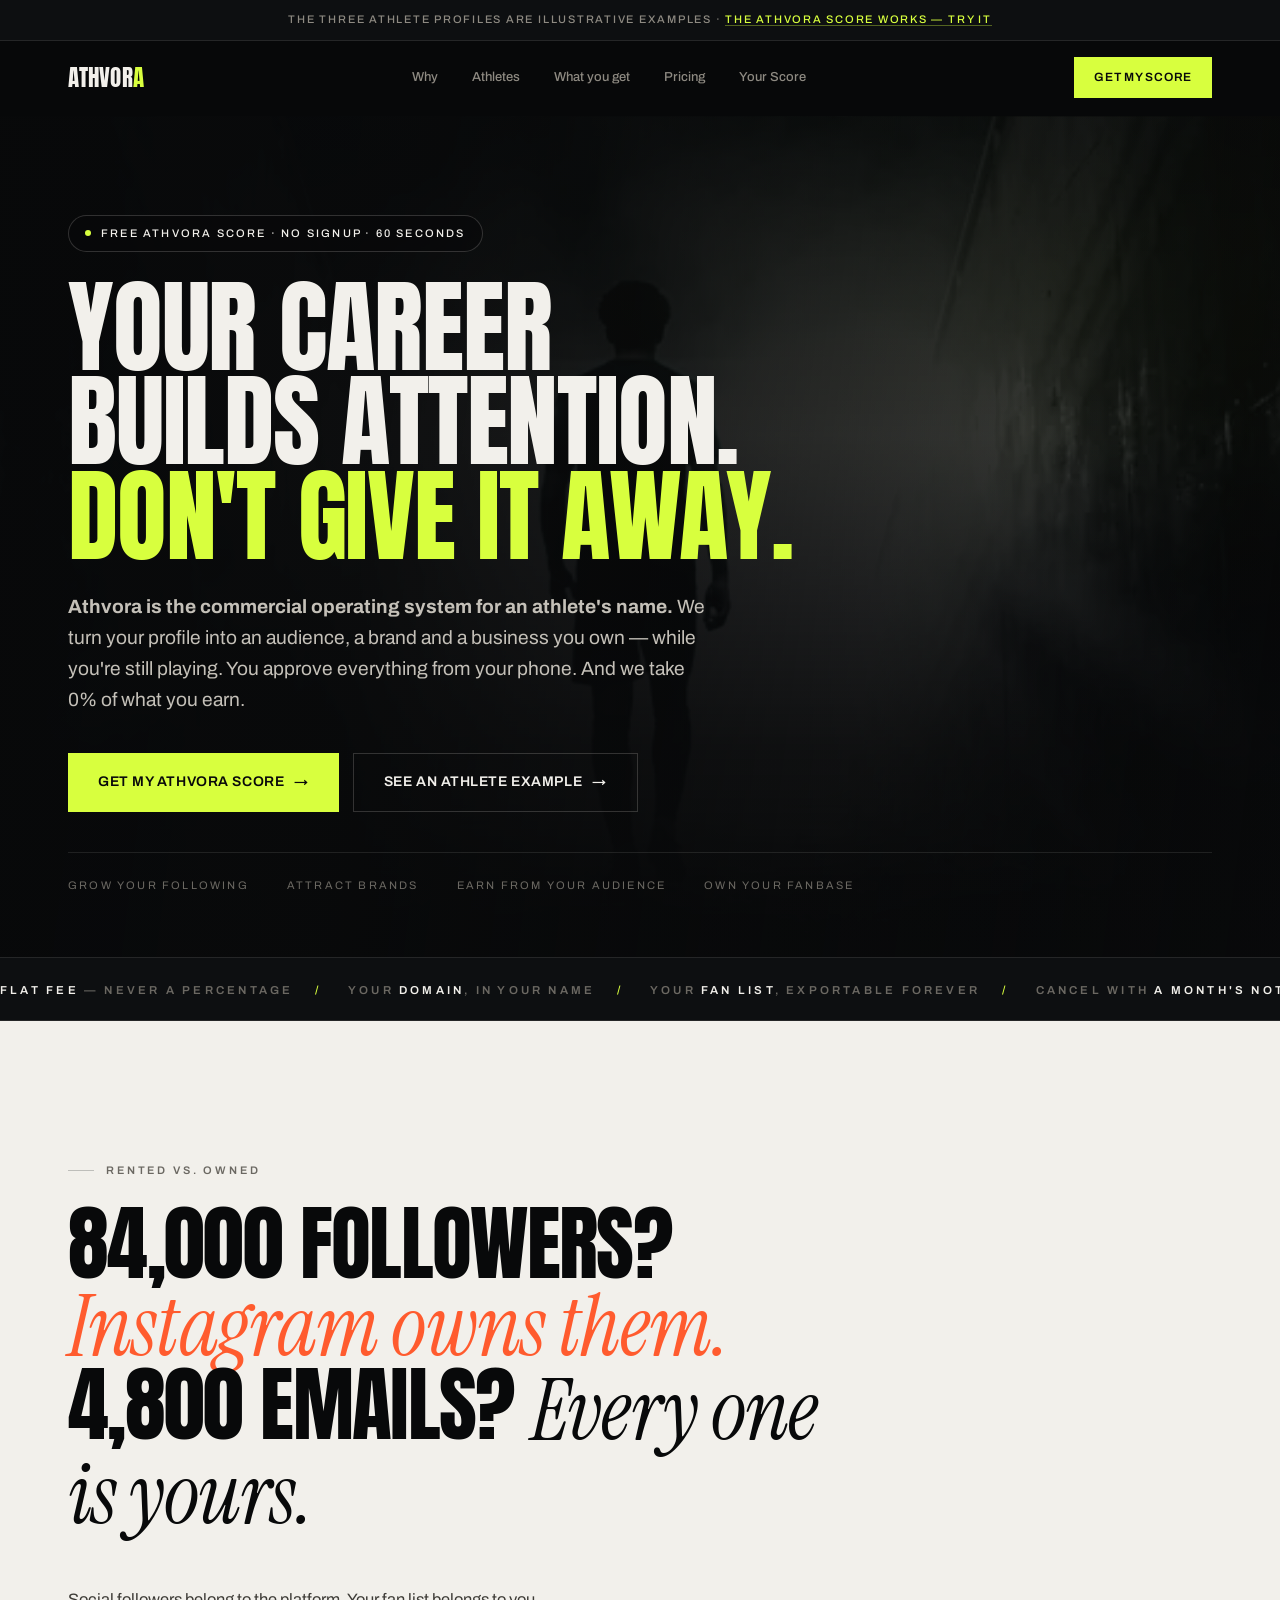
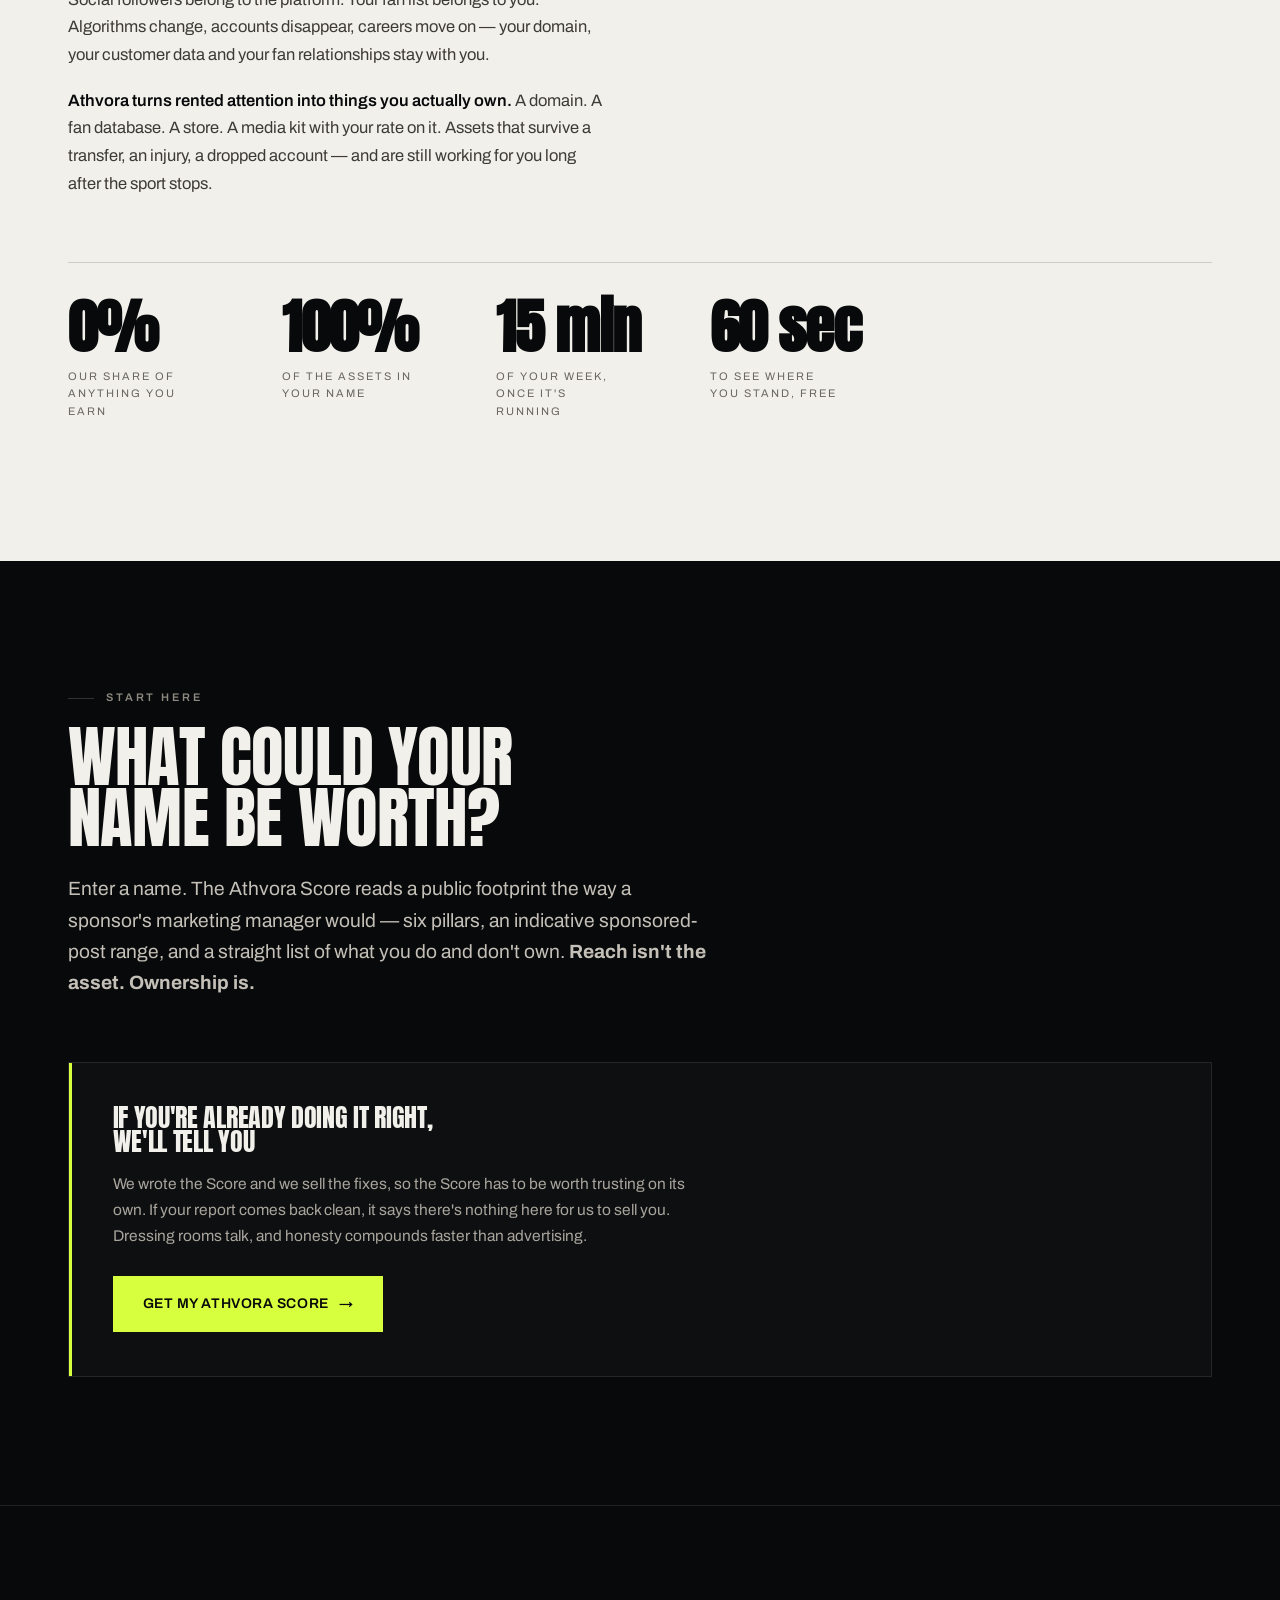
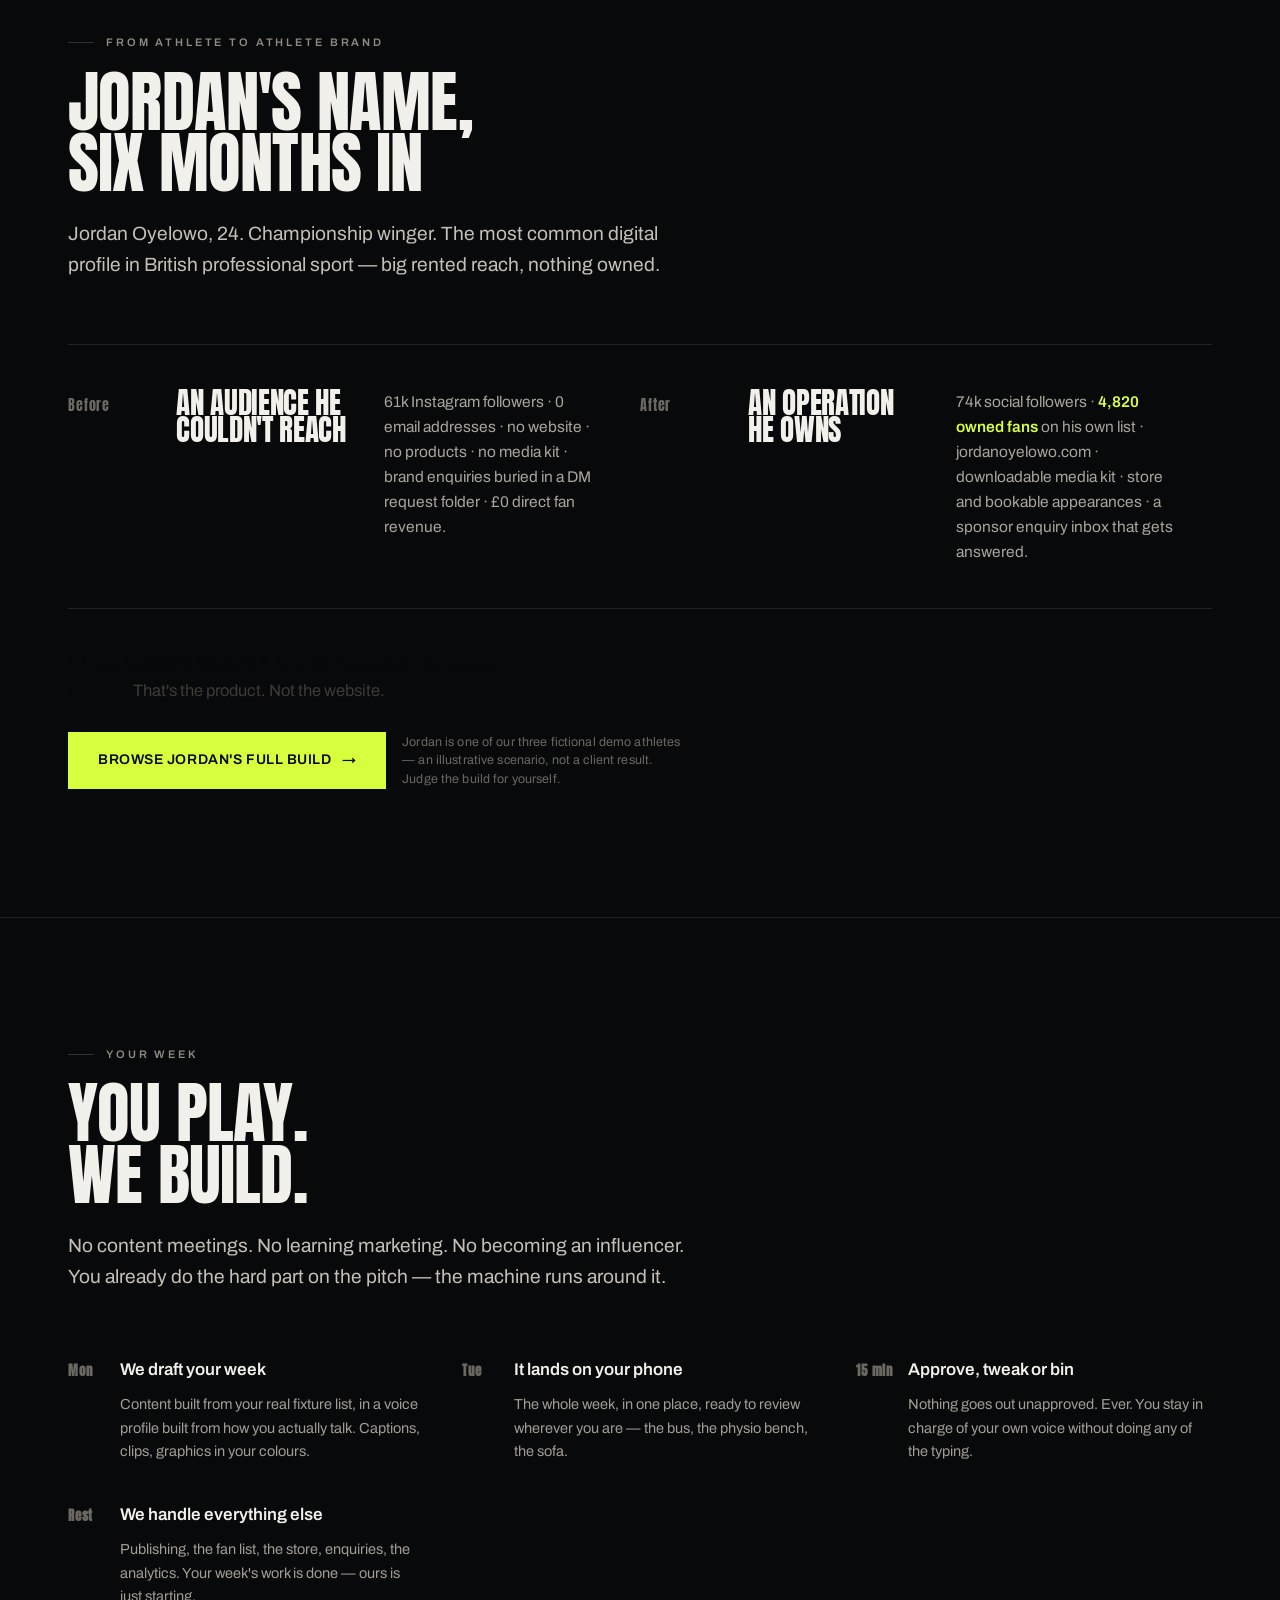
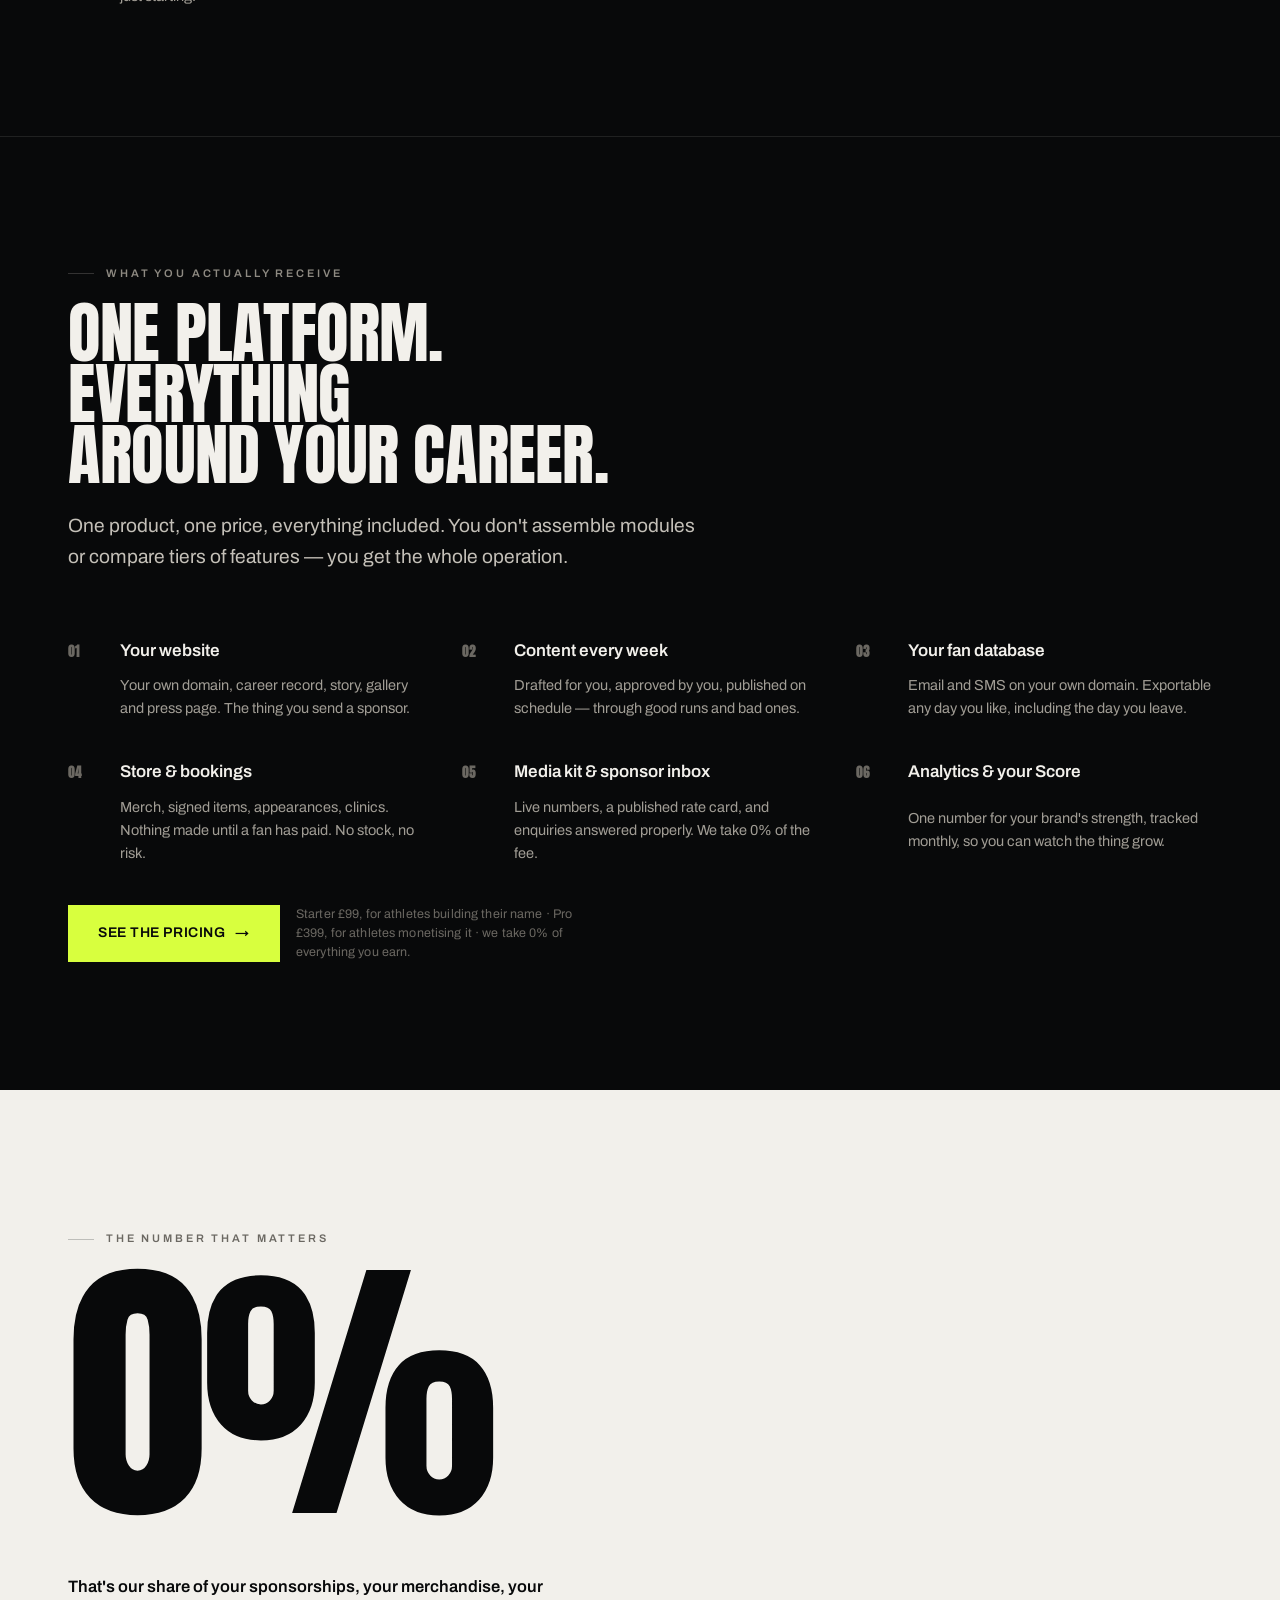
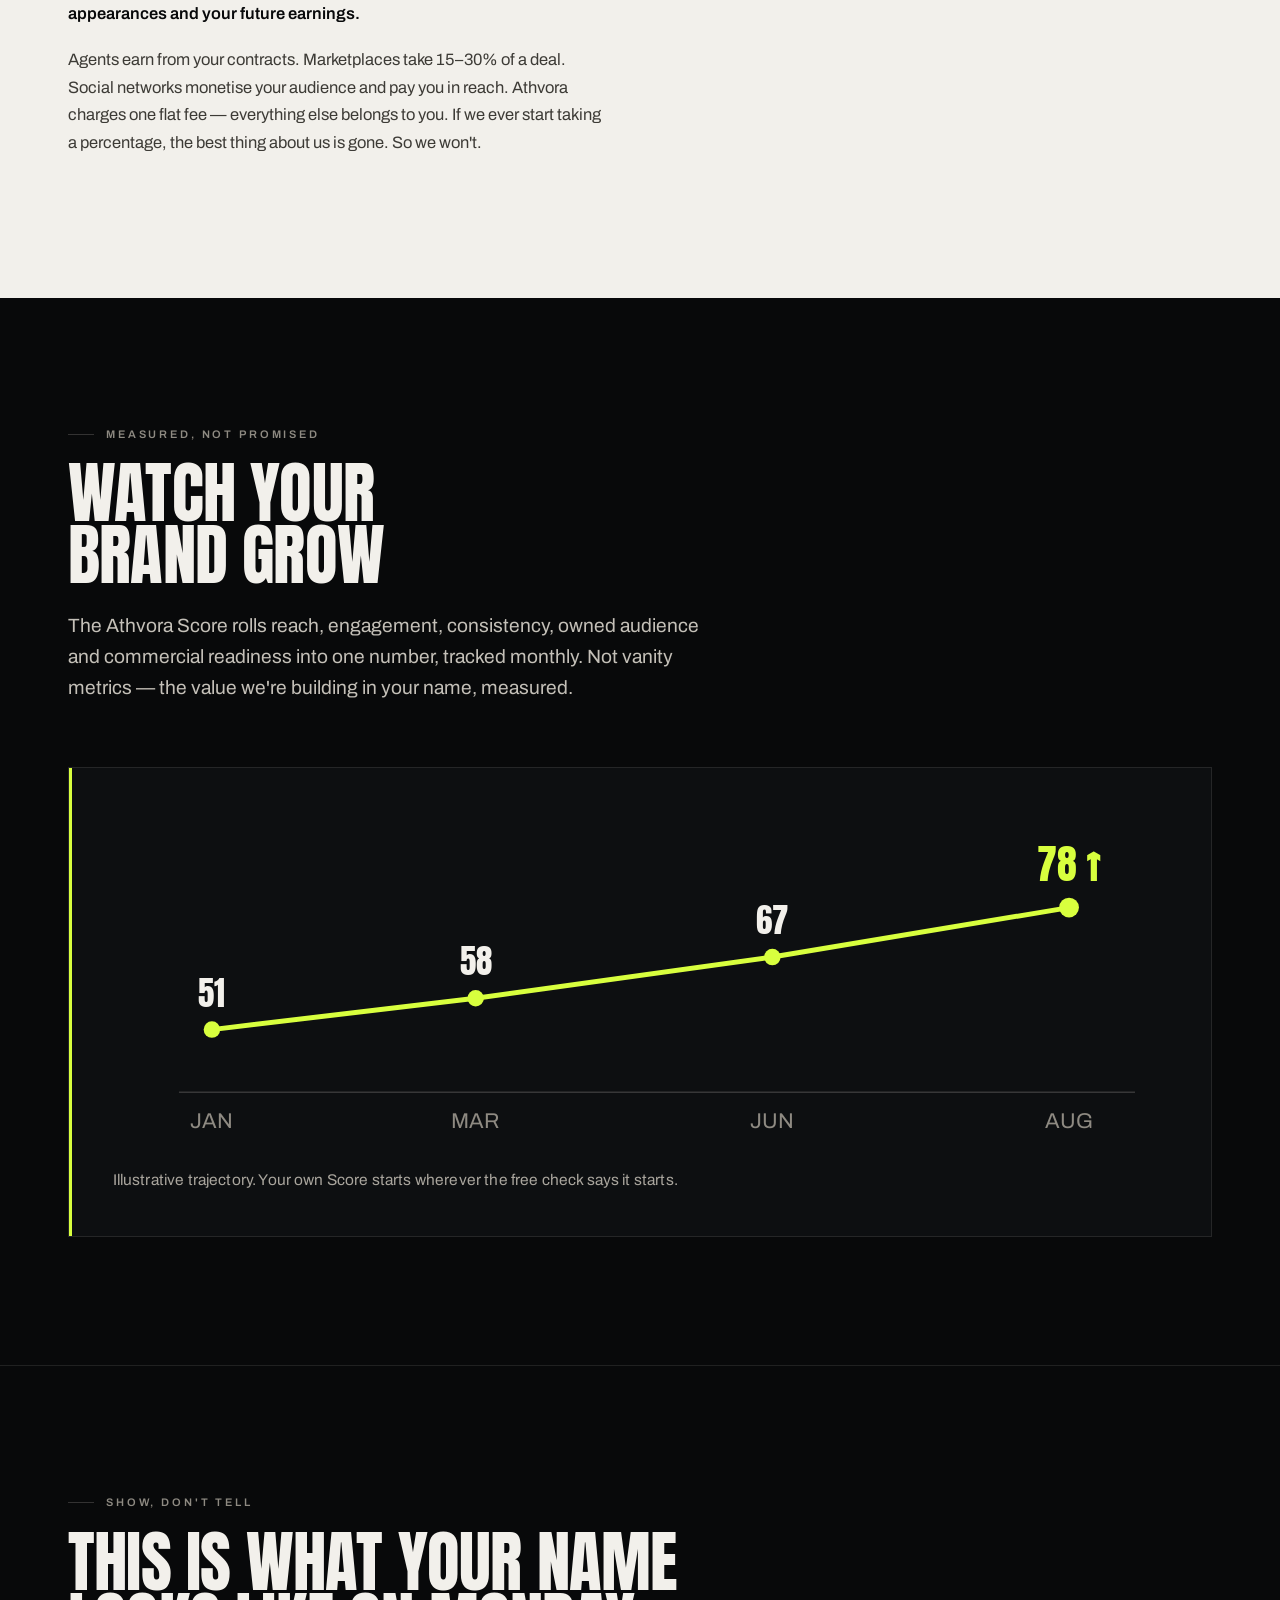
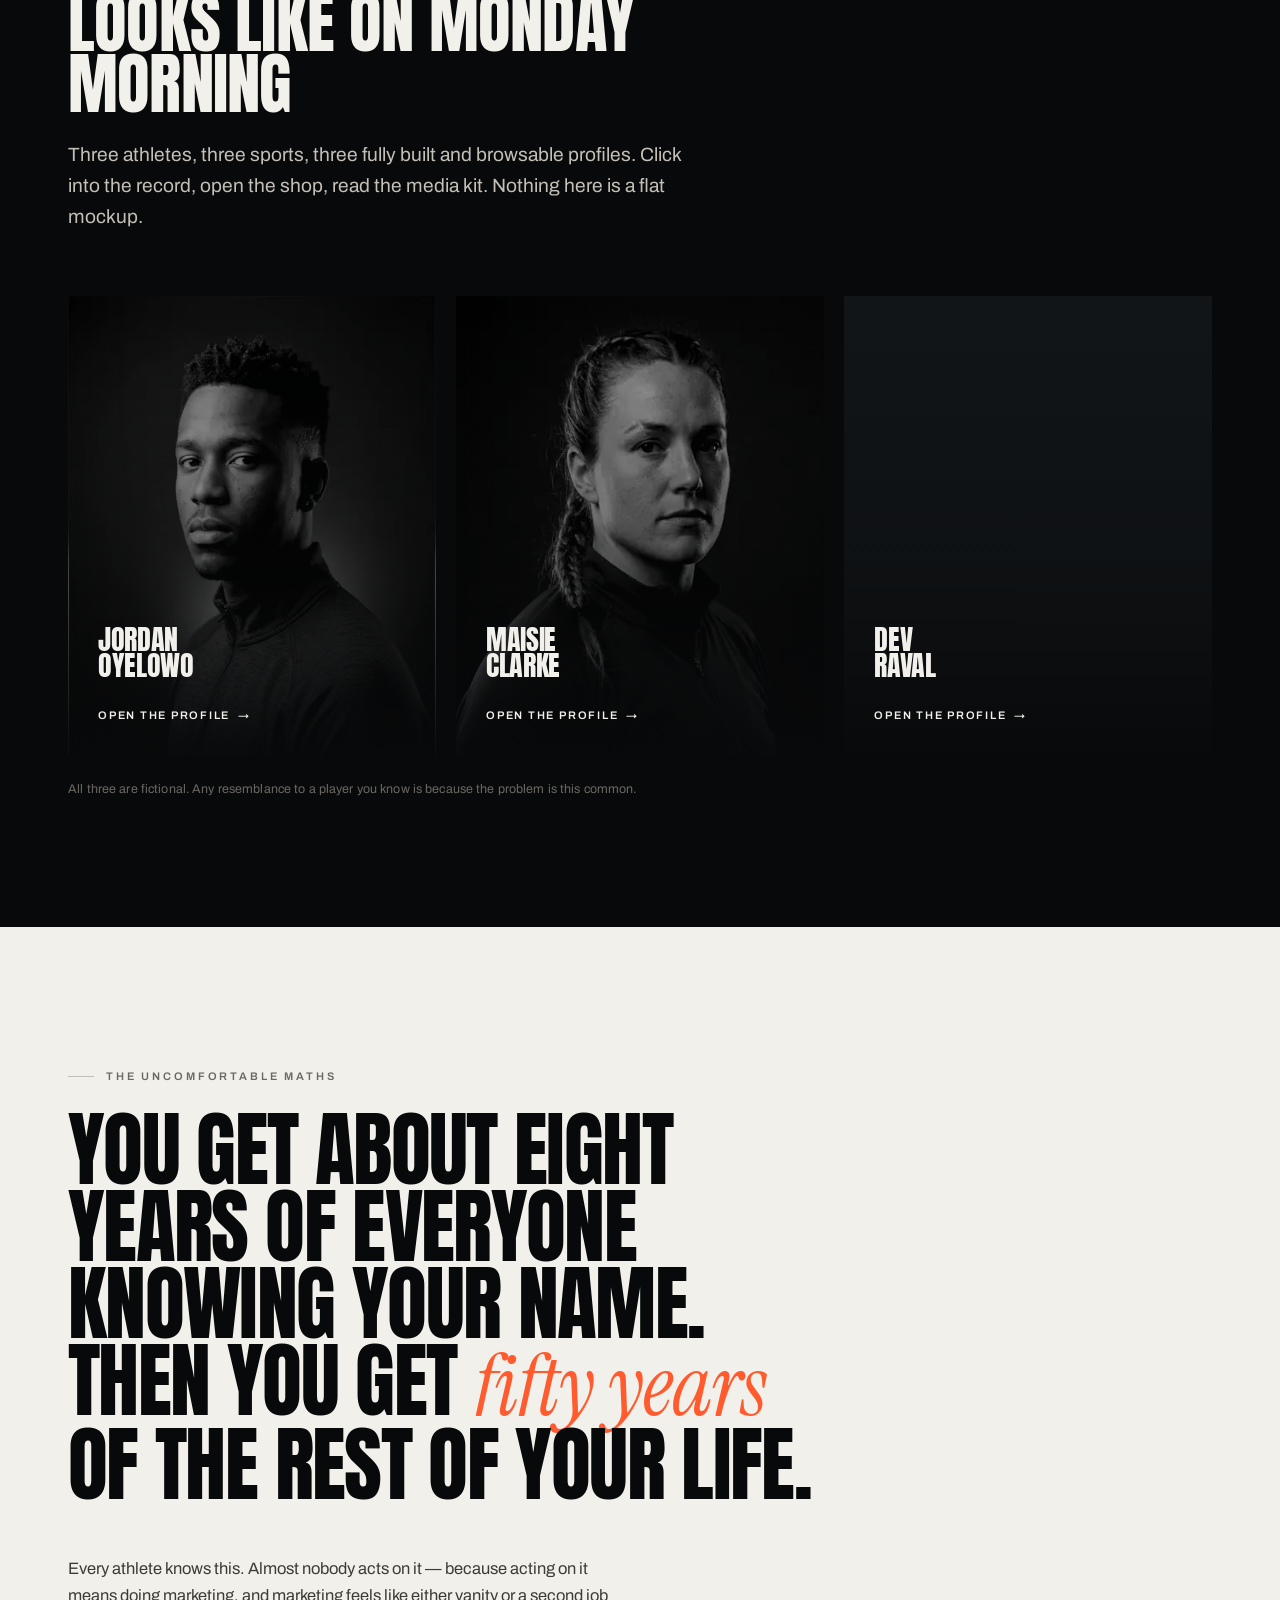
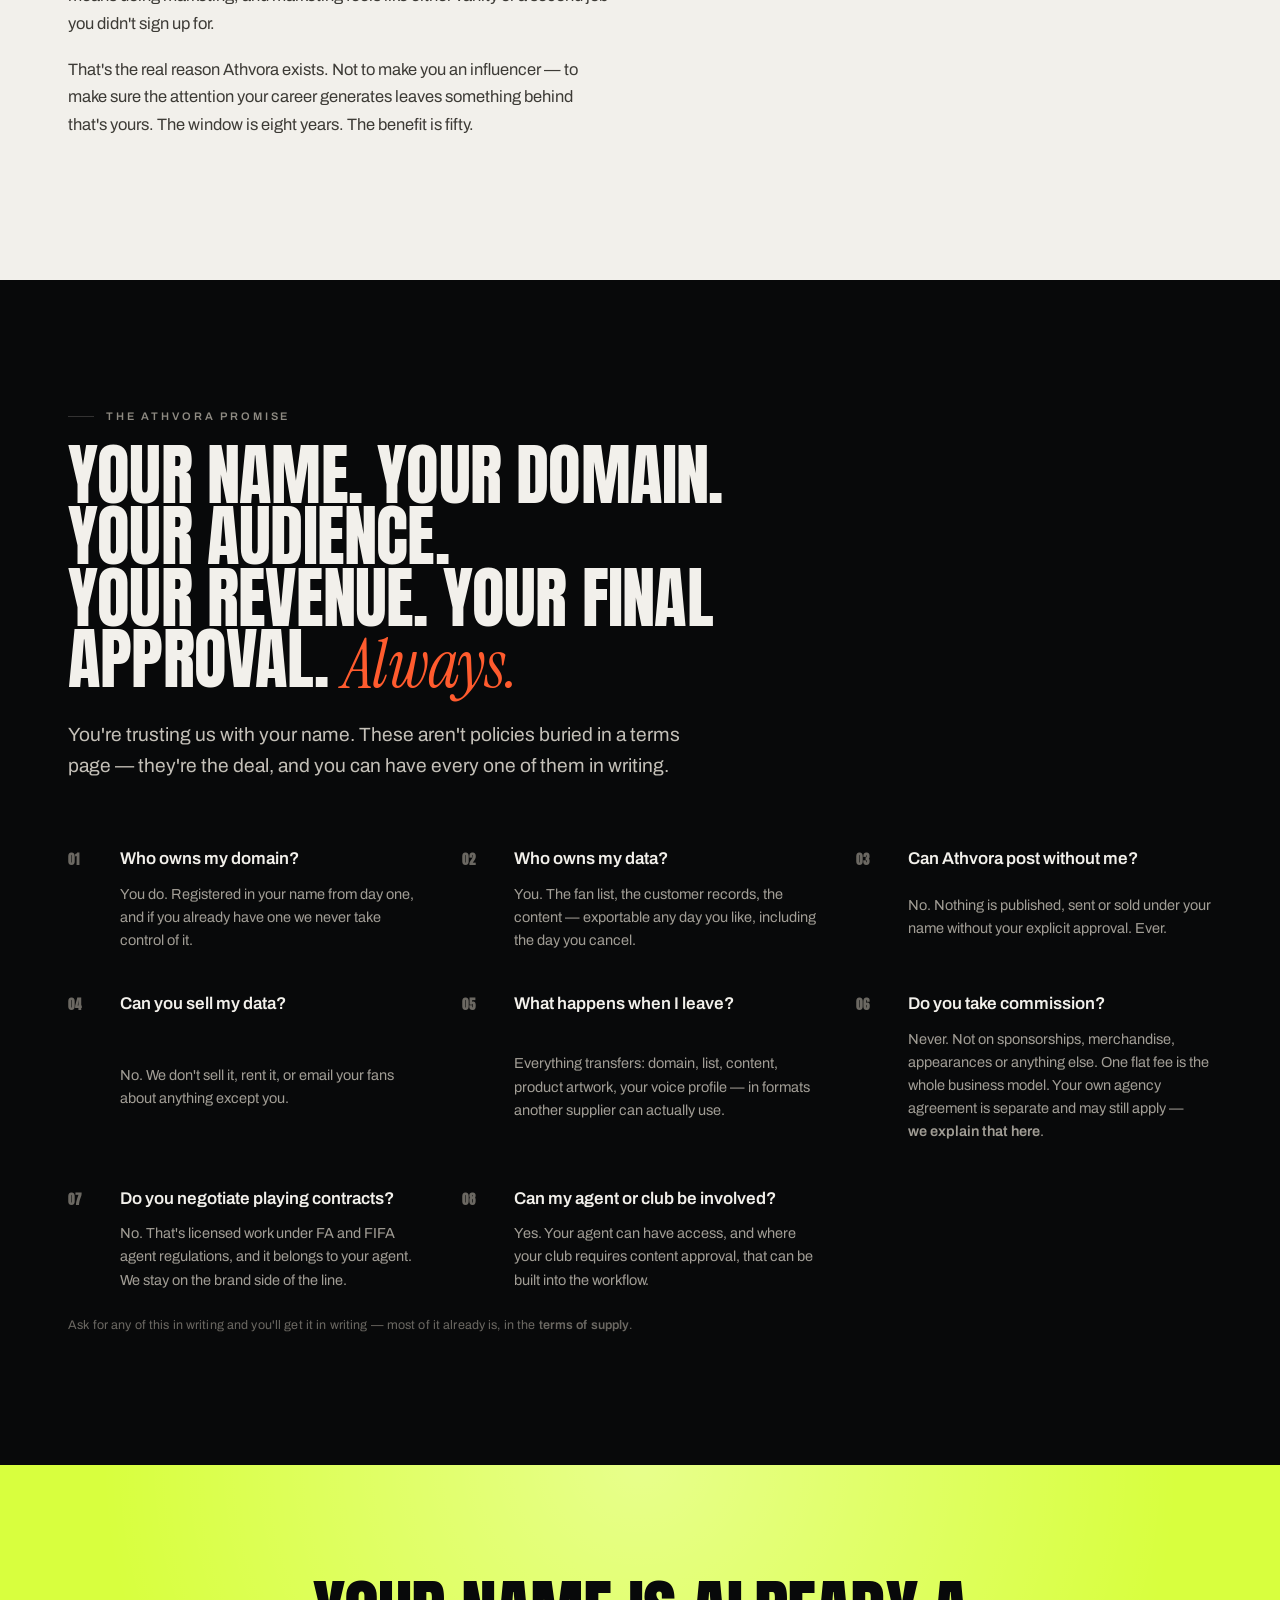
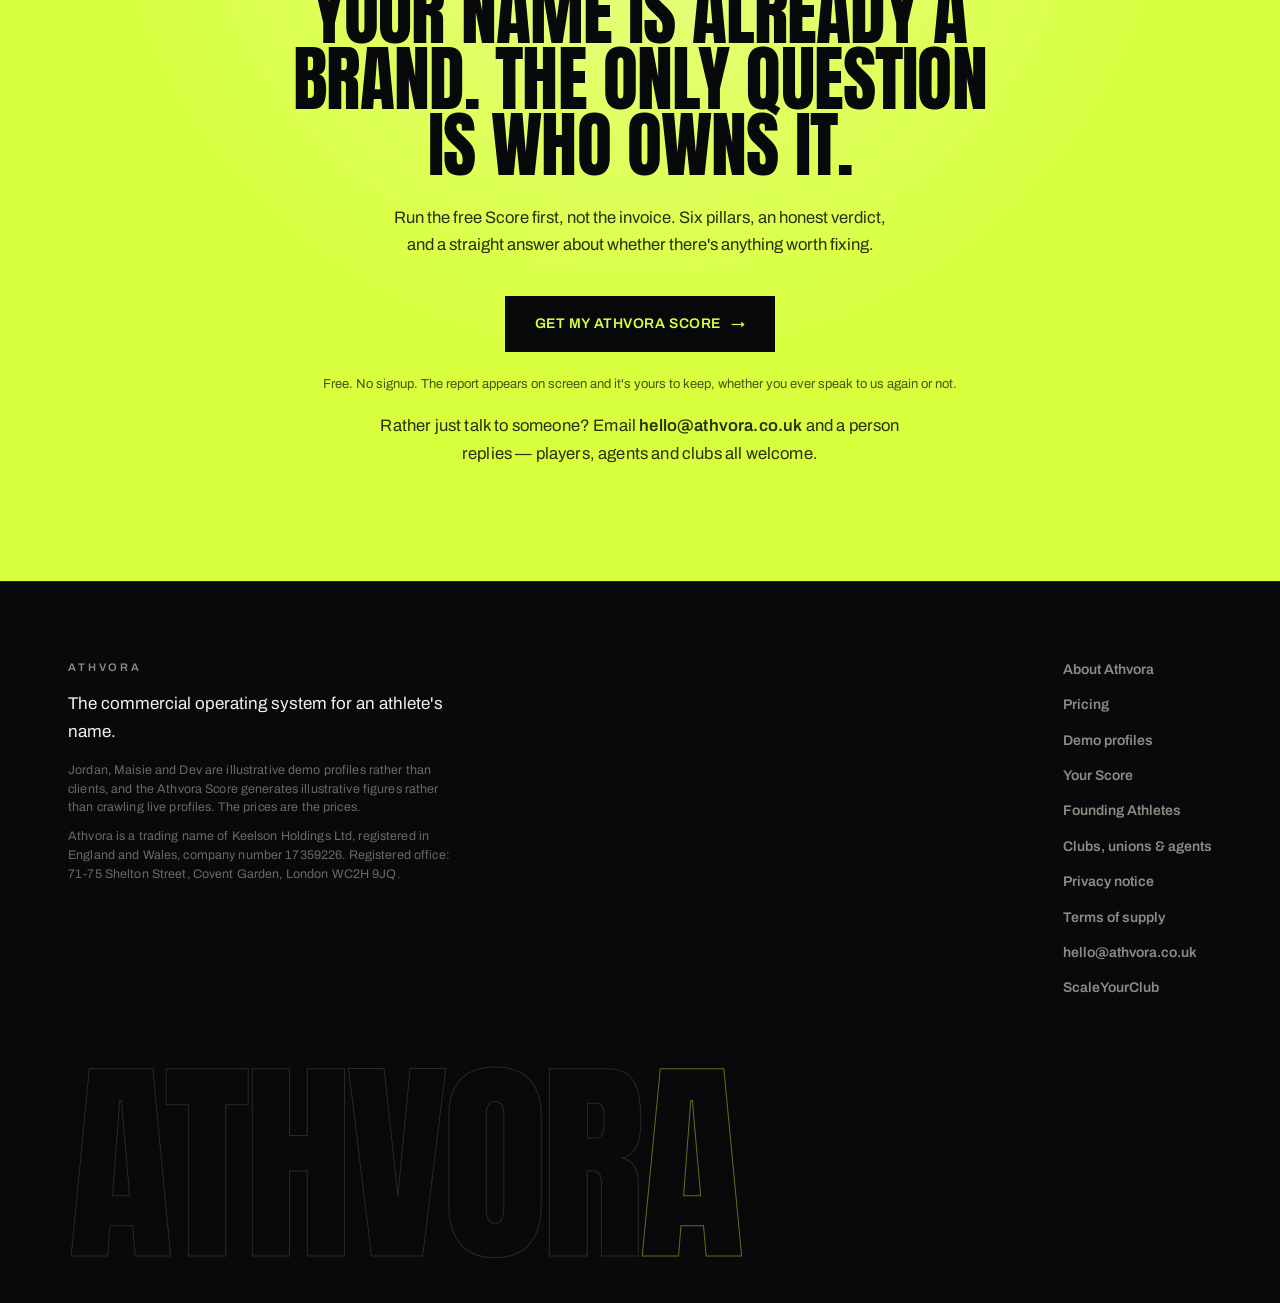
<file: index.html>
<!DOCTYPE html>
<html lang="en">
<head>
<meta charset="utf-8">
<meta name="viewport" content="width=device-width, initial-scale=1">
<title>ATHVORA — own the name your career is building</title>
<meta name="description" content="The commercial operating system for an athlete's name. We build your audience, brand and business while you play. 15 minutes a week. 0% of what you earn.">
<meta name="theme-color" content="#08090A">
<meta property="og:title" content="ATHVORA — own the name your career is building">
<meta property="og:description" content="Your career builds attention. Don't give it away. We build the audience, brand and business — you keep 100% of what you earn.">
<meta property="og:url" content="https://www.athvora.co.uk/">
<meta property="og:type" content="website">
<meta property="og:site_name" content="ATHVORA">
<link rel="canonical" href="https://www.athvora.co.uk/">
<link rel="preconnect" href="https://fonts.googleapis.com">
<link rel="preconnect" href="https://fonts.gstatic.com" crossorigin>
<link href="https://fonts.googleapis.com/css2?family=Anton&family=Archivo:wght@400;500;600&family=Instrument+Serif:ital@1&display=swap" rel="stylesheet">
<link rel="stylesheet" href="assets/img.css">
<link rel="stylesheet" href="assets/style.css">
<link rel="stylesheet" href="assets/hero.css">
<script type="application/ld+json">
{"@context":"https://schema.org","@graph":[
 {"@type":"Organization","@id":"https://www.athvora.co.uk/#org","name":"Athvora","legalName":"Keelson Holdings Ltd","alternateName":"Athvora, a trading name of Keelson Holdings Ltd","url":"https://www.athvora.co.uk/","slogan":"Your career builds attention. Don't give it away.","description":"The commercial operating system for an athlete's name. Athvora builds an athlete's audience, brand and business while they play — one flat fee, 0% of anything they earn.","email":"hello@athvora.co.uk","foundingDate":"2026-07-24","identifier":[{"@type":"PropertyValue","name":"Companies House registration number","value":"17359226"},{"@type":"PropertyValue","name":"ICO registration reference","value":"ICO:00015117984"}],"address":{"@type":"PostalAddress","streetAddress":"71-75 Shelton Street, Covent Garden","addressLocality":"London","postalCode":"WC2H 9JQ","addressCountry":"GB"},"contactPoint":{"@type":"ContactPoint","contactType":"customer support","email":"hello@athvora.co.uk","areaServed":"GB","availableLanguage":"English"}},
 {"@type":"WebSite","@id":"https://www.athvora.co.uk/#site","url":"https://www.athvora.co.uk/","name":"ATHVORA","publisher":{"@id":"https://www.athvora.co.uk/#org"}},
 {"@type":"AboutPage","@id":"https://www.athvora.co.uk/about#page","url":"https://www.athvora.co.uk/about","name":"About Athvora","about":{"@id":"https://www.athvora.co.uk/#org"}}
]}
</script>
</head>
<body>

<div class="demobar">The three athlete profiles are illustrative examples · <a href="/check">the Athvora Score works — try it</a></div>

<nav class="nav">
  <div class="wrap nav-in">
    <a class="mark" href="/">ATHVOR<i>A</i></a>
    <div class="nav-links">
      <a href="#own">Why</a>
      <a href="/demo">Athletes</a>
      <a href="#what">What you get</a>
      <a href="/pricing">Pricing</a>
      <a href="/check">Your Score</a>
    </div>
    <a class="nav-cta" href="/check">Get my Score</a>
  </div>
</nav>

<header class="hero">
  <div class="hero-bg"></div>
  <div class="hero-scrim"></div>
  <div class="wrap hero-in">
    <span class="pill"><span class="dot"></span> Free Athvora Score · no signup · 60 seconds</span>
    <h1 data-lines>
      <span class="mline"><span>Your career</span></span>
      <span class="mline"><span>builds attention.</span></span>
      <span class="mline"><span><em class="lime" style="font-style:normal">Don't give it away.</em></span></span>
    </h1>
    <p class="lede" data-rv="0.5">
      <strong>Athvora is the commercial operating system for an athlete's name.</strong>
      We turn your profile into an audience, a brand and a business you own — while you're
      still playing. You approve everything from your phone. And we take 0% of what you earn.
    </p>
    <div class="hero-cta" data-rv="0.65">
      <a class="btn" href="/check"><span>Get my Athvora Score</span><span class="arw">→</span></a>
      <a class="ghost" href="/demo"><span>See an athlete example</span><span class="arw">→</span></a>
    </div>
    <div class="hero-foot" data-rv="0.8">
      <p>Grow your following</p><p>Attract brands</p><p>Earn from your audience</p><p>Own your fanbase</p>
    </div>
  </div>
</header>

<div class="mq">
  <div class="mq-in">
    <span><b>Flat fee</b> — never a percentage</span><em>/</em>
    <span>Your <b>domain</b>, in your name</span><em>/</em>
    <span>Your <b>fan list</b>, exportable forever</span><em>/</em>
    <span>Cancel with <b>a month's notice</b></span><em>/</em>
    <span>Nothing posted <b>without your approval</b></span><em>/</em>
    <span><b>Flat fee</b> — never a percentage</span><em>/</em>
    <span>Your <b>domain</b>, in your name</span><em>/</em>
    <span>Your <b>fan list</b>, exportable forever</span><em>/</em>
    <span>Cancel with <b>a month's notice</b></span><em>/</em>
    <span>Nothing posted <b>without your approval</b></span><em>/</em>
  </div>
</div>

<section class="band-light stmt" id="own">
  <div class="wrap">
    <p class="eyebrow" data-rv>Rented vs. owned</p>
    <h2 class="stmt-q" data-rv="0.08" style="margin-top:26px">
      84,000 followers? <span class="ser ember">Instagram owns them.</span><br>
      4,800 emails? <span class="ser">Every one is yours.</span>
    </h2>
    <div class="stmt-body" data-rv="0.16">
      <p>Social followers belong to the platform. Your fan list belongs to you. Algorithms change, accounts disappear, careers move on — your domain, your customer data and your fan relationships stay with you.</p>
      <p><strong>Athvora turns rented attention into things you actually own.</strong> A domain. A fan database. A store. A media kit with your rate on it. Assets that survive a transfer, an injury, a dropped account — and are still working for you long after the sport stops.</p>
    </div>
    <div class="rule-num" data-rv="0.24">
      <div><b data-count="0" data-suffix="%">0%</b><span>our share of anything you earn</span></div>
      <div><b data-count="100" data-suffix="%">100%</b><span>of the assets in your name</span></div>
      <div><b data-count="15" data-suffix=" min">15 min</b><span>of your week, once it's running</span></div>
      <div><b data-count="60" data-suffix=" sec">60 sec</b><span>to see where you stand, free</span></div>
    </div>
  </div>
</section>

<section class="sec">
  <div class="wrap">
    <div class="shead">
      <p class="eyebrow" data-rv>Start here</p>
      <h2 data-rv="0.06">What could your<br>name be worth?</h2>
      <p class="lede" data-rv="0.12">Enter a name. The Athvora Score reads a public footprint the way a sponsor's marketing manager would — six pillars, an indicative sponsored-post range, and a straight list of what you do and don't own. <strong>Reach isn't the asset. Ownership is.</strong></p>
    </div>
    <div class="qbox" data-rv>
      <h3>If you're already doing it right, we'll tell you</h3>
      <p>We wrote the Score and we sell the fixes, so the Score has to be worth trusting on its own. If your report comes back clean, it says there's nothing here for us to sell you. Dressing rooms talk, and honesty compounds faster than advertising.</p>
      <a class="btn" href="/check" style="margin-top:28px"><span>Get my Athvora Score</span><span class="arw">→</span></a>
    </div>
  </div>
</section>

<section class="sec">
  <div class="wrap">
    <div class="shead">
      <p class="eyebrow" data-rv>From athlete to athlete brand</p>
      <h2 data-rv="0.06">Jordan's name,<br>six months in</h2>
      <p class="lede" data-rv="0.12">Jordan Oyelowo, 24. Championship winger. The most common digital profile in British professional sport — big rented reach, nothing owned.</p>
    </div>
    <div class="mods" style="grid-template-columns:repeat(auto-fit,minmax(300px,1fr))">
      <div class="mod" data-rv>
        <div class="mod-n">Before</div>
        <h3>An audience he couldn't reach</h3>
        <p class="mod-d">61k Instagram followers · 0 email addresses · no website · no products · no media kit · brand enquiries buried in a DM request folder · £0 direct fan revenue.</p>
      </div>
      <div class="mod" data-rv="0.08">
        <div class="mod-n">After</div>
        <h3>An operation he owns</h3>
        <p class="mod-d">74k social followers · <strong>4,820 owned fans</strong> on his own list · jordanoyelowo.com · downloadable media kit · store and bookable appearances · a sponsor enquiry inbox that gets answered.</p>
      </div>
    </div>
    <div class="stmt-body" data-rv style="margin-top:40px;max-width:56ch">
      <p><strong>61,000 followers became 4,820 people Jordan can actually contact.</strong> That's the product. Not the website.</p>
    </div>
    <div style="margin-top:28px;display:flex;gap:16px;flex-wrap:wrap;align-items:center" data-rv>
      <a class="btn" href="/demo/jordan-oyelowo"><span>Browse Jordan's full build</span><span class="arw">→</span></a>
      <p class="tiny" style="max-width:40ch">Jordan is one of our three fictional demo athletes — an illustrative scenario, not a client result. Judge the build for yourself.</p>
    </div>
  </div>
</section>

<section class="sec">
  <div class="wrap">
    <div class="shead">
      <p class="eyebrow" data-rv>Your week</p>
      <h2 data-rv="0.06">You play.<br>We build.</h2>
      <p class="lede" data-rv="0.12">No content meetings. No learning marketing. No becoming an influencer. You already do the hard part on the pitch — the machine runs around it.</p>
    </div>
    <div class="six">
      <div class="si" data-rv><b>Mon</b><h4>We draft your week</h4><p>Content built from your real fixture list, in a voice profile built from how you actually talk. Captions, clips, graphics in your colours.</p></div>
      <div class="si" data-rv="0.05"><b>Tue</b><h4>It lands on your phone</h4><p>The whole week, in one place, ready to review wherever you are — the bus, the physio bench, the sofa.</p></div>
      <div class="si" data-rv="0.1"><b>15 min</b><h4>Approve, tweak or bin</h4><p>Nothing goes out unapproved. Ever. You stay in charge of your own voice without doing any of the typing.</p></div>
      <div class="si" data-rv="0.15"><b>Rest</b><h4>We handle everything else</h4><p>Publishing, the fan list, the store, enquiries, the analytics. Your week's work is done — ours is just starting.</p></div>
    </div>
  </div>
</section>

<section class="sec" id="what">
  <div class="wrap">
    <div class="shead">
      <p class="eyebrow" data-rv>What you actually receive</p>
      <h2 data-rv="0.06">One platform. Everything<br>around your career.</h2>
      <p class="lede" data-rv="0.12">One product, one price, everything included. You don't assemble modules or compare tiers of features — you get the whole operation.</p>
    </div>
    <div class="six">
      <div class="si" data-rv><b>01</b><h4>Your website</h4><p>Your own domain, career record, story, gallery and press page. The thing you send a sponsor.</p></div>
      <div class="si" data-rv="0.04"><b>02</b><h4>Content every week</h4><p>Drafted for you, approved by you, published on schedule — through good runs and bad ones.</p></div>
      <div class="si" data-rv="0.08"><b>03</b><h4>Your fan database</h4><p>Email and SMS on your own domain. Exportable any day you like, including the day you leave.</p></div>
      <div class="si" data-rv="0.12"><b>04</b><h4>Store &amp; bookings</h4><p>Merch, signed items, appearances, clinics. Nothing made until a fan has paid. No stock, no risk.</p></div>
      <div class="si" data-rv="0.16"><b>05</b><h4>Media kit &amp; sponsor inbox</h4><p>Live numbers, a published rate card, and enquiries answered properly. We take 0% of the fee.</p></div>
      <div class="si" data-rv="0.2"><b>06</b><h4>Analytics &amp; your Score</h4><p>One number for your brand's strength, tracked monthly, so you can watch the thing grow.</p></div>
    </div>
    <div style="margin-top:40px;display:flex;gap:16px;flex-wrap:wrap;align-items:center" data-rv>
      <a class="btn" href="/pricing"><span>See the pricing</span><span class="arw">→</span></a>
      <p class="tiny" style="max-width:40ch">Starter £99, for athletes building their name · Pro £399, for athletes monetising it · we take 0% of everything you earn.</p>
    </div>
  </div>
</section>

<section class="band-light stmt">
  <div class="wrap">
    <p class="eyebrow" data-rv>The number that matters</p>
    <h2 class="stmt-q" data-rv="0.08" style="margin-top:20px;font-size:clamp(110px,22vw,300px);line-height:.9">0%</h2>
    <div class="stmt-body" data-rv="0.16">
      <p><strong>That's our share of your sponsorships, your merchandise, your appearances and your future earnings.</strong></p>
      <p>Agents earn from your contracts. Marketplaces take 15–30% of a deal. Social networks monetise your audience and pay you in reach. Athvora charges one flat fee — everything else belongs to you. If we ever start taking a percentage, the best thing about us is gone. So we won't.</p>
    </div>
  </div>
</section>

<section class="sec">
  <div class="wrap">
    <div class="shead">
      <p class="eyebrow" data-rv>Measured, not promised</p>
      <h2 data-rv="0.06">Watch your<br>brand grow</h2>
      <p class="lede" data-rv="0.12">The Athvora Score rolls reach, engagement, consistency, owned audience and commercial readiness into one number, tracked monthly. Not vanity metrics — the value we're building in your name, measured.</p>
    </div>
    <div class="qbox" data-rv>
      <svg viewBox="0 0 640 200" width="100%" height="auto" role="img" aria-label="Illustrative Athvora Score trajectory rising from 51 in January to 78 in August">
        <line x1="40" y1="170" x2="620" y2="170" stroke="rgba(240,238,233,.18)" stroke-width="1"/>
        <polyline points="60,132 220,113 400,88 580,58" fill="none" stroke="#D8FF3E" stroke-width="3" stroke-linecap="round"/>
        <circle cx="60" cy="132" r="5" fill="#D8FF3E"/><circle cx="220" cy="113" r="5" fill="#D8FF3E"/><circle cx="400" cy="88" r="5" fill="#D8FF3E"/><circle cx="580" cy="58" r="6" fill="#D8FF3E"/>
        <text x="60" y="192" fill="#8E8A82" font-family="Archivo,sans-serif" font-size="13" text-anchor="middle">JAN</text>
        <text x="220" y="192" fill="#8E8A82" font-family="Archivo,sans-serif" font-size="13" text-anchor="middle">MAR</text>
        <text x="400" y="192" fill="#8E8A82" font-family="Archivo,sans-serif" font-size="13" text-anchor="middle">JUN</text>
        <text x="580" y="192" fill="#8E8A82" font-family="Archivo,sans-serif" font-size="13" text-anchor="middle">AUG</text>
        <text x="60" y="118" fill="#F2F0EB" font-family="Anton,sans-serif" font-size="20" text-anchor="middle">51</text>
        <text x="220" y="99" fill="#F2F0EB" font-family="Anton,sans-serif" font-size="20" text-anchor="middle">58</text>
        <text x="400" y="74" fill="#F2F0EB" font-family="Anton,sans-serif" font-size="20" text-anchor="middle">67</text>
        <text x="580" y="42" fill="#D8FF3E" font-family="Anton,sans-serif" font-size="24" text-anchor="middle">78 ↑</text>
      </svg>
      <p class="tiny" style="margin-top:18px">Illustrative trajectory. Your own Score starts wherever the free check says it starts.</p>
    </div>
  </div>
</section>

<section class="sec" id="roster">
  <div class="wrap">
    <div class="shead">
      <p class="eyebrow" data-rv>Show, don't tell</p>
      <h2 data-rv="0.06">This is what your name<br>looks like on Monday morning</h2>
      <p class="lede" data-rv="0.12">Three athletes, three sports, three fully built and browsable profiles. Click into the record, open the shop, read the media kit. Nothing here is a flat mockup.</p>
    </div>
    <div class="roster">
      <a class="ath" href="/demo/jordan-oyelowo" data-rv="0.05">
        <div class="ath-img j"></div>
        <div class="ath-txt">
          <p class="ath-tag">Football · Championship</p>
          <h3>Jordan<br>Oyelowo</h3>
          <p>Left winger, 24. Arrived with 61k followers, no email list, no shop and no media kit — the most common profile in British professional sport.</p>
          <span class="ath-go">Open the profile <span class="arw">→</span></span>
        </div>
      </a>
      <a class="ath" href="/demo/maisie-clarke" data-rv="0.14">
        <div class="ath-img m"></div>
        <div class="ath-txt">
          <p class="ath-tag">Rugby · Premiership Women's</p>
          <h3>Maisie<br>Clarke</h3>
          <p>Flanker, 27. Already coaching on the side, and until now no proper front door to send anyone who wanted to book her.</p>
          <span class="ath-go">Open the profile <span class="arw">→</span></span>
        </div>
      </a>
      <a class="ath" href="/demo/dev-raval" data-rv="0.23">
        <div class="ath-img d"></div>
        <div class="ath-txt">
          <p class="ath-tag">Cricket · County &amp; The Hundred</p>
          <h3>Dev<br>Raval</h3>
          <p>All-rounder, 22. Six months a year without a fixture — the cheapest attention he'll ever get, going completely unused.</p>
          <span class="ath-go">Open the profile <span class="arw">→</span></span>
        </div>
      </a>
    </div>
    <p class="tiny" data-rv style="margin-top:24px">All three are fictional. Any resemblance to a player you know is because the problem is this common.</p>
  </div>
</section>

<section class="band-light stmt">
  <div class="wrap">
    <p class="eyebrow" data-rv>The uncomfortable maths</p>
    <h2 class="stmt-q" data-rv="0.08" style="margin-top:26px">
      You get about eight years of everyone knowing your name. Then you get
      <span class="ser ember">fifty years</span> of the rest of your life.
    </h2>
    <div class="stmt-body" data-rv="0.16">
      <p>Every athlete knows this. Almost nobody acts on it — because acting on it means doing marketing, and marketing feels like either vanity or a second job you didn't sign up for.</p>
      <p>That's the real reason Athvora exists. Not to make you an influencer — to make sure the attention your career generates leaves something behind that's yours. The window is eight years. The benefit is fifty.</p>
    </div>
  </div>
</section>

<section class="sec" id="promise">
  <div class="wrap">
    <div class="shead">
      <p class="eyebrow" data-rv>The Athvora Promise</p>
      <h2 data-rv="0.06">Your name. Your domain. Your audience.<br>Your revenue. Your final approval. <span class="ser ember">Always.</span></h2>
      <p class="lede" data-rv="0.12">You're trusting us with your name. These aren't policies buried in a terms page — they're the deal, and you can have every one of them in writing.</p>
    </div>
    <div class="six">
      <div class="si" data-rv><b>01</b><h4>Who owns my domain?</h4><p>You do. Registered in your name from day one, and if you already have one we never take control of it.</p></div>
      <div class="si" data-rv="0.04"><b>02</b><h4>Who owns my data?</h4><p>You. The fan list, the customer records, the content — exportable any day you like, including the day you cancel.</p></div>
      <div class="si" data-rv="0.08"><b>03</b><h4>Can Athvora post without me?</h4><p>No. Nothing is published, sent or sold under your name without your explicit approval. Ever.</p></div>
      <div class="si" data-rv="0.12"><b>04</b><h4>Can you sell my data?</h4><p>No. We don't sell it, rent it, or email your fans about anything except you.</p></div>
      <div class="si" data-rv="0.16"><b>05</b><h4>What happens when I leave?</h4><p>Everything transfers: domain, list, content, product artwork, your voice profile — in formats another supplier can actually use.</p></div>
      <div class="si" data-rv="0.2"><b>06</b><h4>Do you take commission?</h4><p>Never. Not on sponsorships, merchandise, appearances or anything else. One flat fee is the whole business model. Your own agency agreement is separate and may still apply — <a href="/pricing" class="tl">we explain that here</a>.</p></div>
      <div class="si" data-rv="0.24"><b>07</b><h4>Do you negotiate playing contracts?</h4><p>No. That's licensed work under FA and FIFA agent regulations, and it belongs to your agent. We stay on the brand side of the line.</p></div>
      <div class="si" data-rv="0.28"><b>08</b><h4>Can my agent or club be involved?</h4><p>Yes. Your agent can have access, and where your club requires content approval, that can be built into the workflow.</p></div>
    </div>
    <p class="tiny" data-rv style="margin-top:24px">Ask for any of this in writing and you'll get it in writing — most of it already is, in the <a href="/terms" class="tl">terms of supply</a>.</p>
  </div>
</section>

<section class="cta">
  <div class="wrap">
    <h2 data-rv>Your name is already a brand. The only question is who owns it.</h2>
    <p data-rv="0.06">Run the free Score first, not the invoice. Six pillars, an honest verdict, and a straight answer about whether there's anything worth fixing.</p>
    <a class="btn" href="/check" data-rv="0.12"><span>Get my Athvora Score</span><span class="arw">→</span></a>
    <small data-rv="0.16">Free. No signup. The report appears on screen and it's yours to keep, whether you ever speak to us again or not.</small>
    <p class="tiny" data-rv="0.2" style="margin-top:18px">Rather just talk to someone? Email <a class="tl" href="mailto:hello@athvora.co.uk?subject=Athvora%20enquiry">hello@athvora.co.uk</a> and a person replies — players, agents and clubs all welcome.</p>
  </div>
</section>

<footer class="foot">
  <div class="wrap">
    <div class="foot-grid">
      <div style="max-width:44ch">
        <p class="eyebrow nb" style="margin-bottom:14px">Athvora</p>
        <p style="font-size:17px">The commercial operating system for an athlete's name.</p>
        <p class="tiny" style="margin-top:16px">Jordan, Maisie and Dev are illustrative demo profiles rather than clients, and the Athvora Score generates illustrative figures rather than crawling live profiles. The prices are the prices.</p>
        <p class="tiny" style="margin-top:10px">Athvora is a trading name of Keelson Holdings Ltd, registered in England and Wales, company number 17359226. Registered office: 71-75 Shelton Street, Covent Garden, London WC2H 9JQ.</p>
      </div>
      <div class="foot-links">
        <a href="/about" class="tl">About Athvora</a>
        <a href="/pricing" class="tl">Pricing</a>
        <a href="/demo" class="tl">Demo profiles</a>
        <a href="/check" class="tl">Your Score</a>
        <a href="/founding" class="tl">Founding Athletes</a>
        <a href="/partners" class="tl">Clubs, unions &amp; agents</a>
        <a href="/privacy" class="tl">Privacy notice</a>
        <a href="/terms" class="tl">Terms of supply</a>
        <a href="mailto:hello@athvora.co.uk?subject=Athvora%20enquiry" class="tl">hello@athvora.co.uk</a>
        <a href="https://scaleyourclub.com" class="tl">ScaleYourClub</a>
      </div>
    </div>
    <div class="foot-mark">ATHVOR<i>A</i></div>
  </div>
</footer>

<script src="assets/app.js"></script>
</body>
</html>
</file>
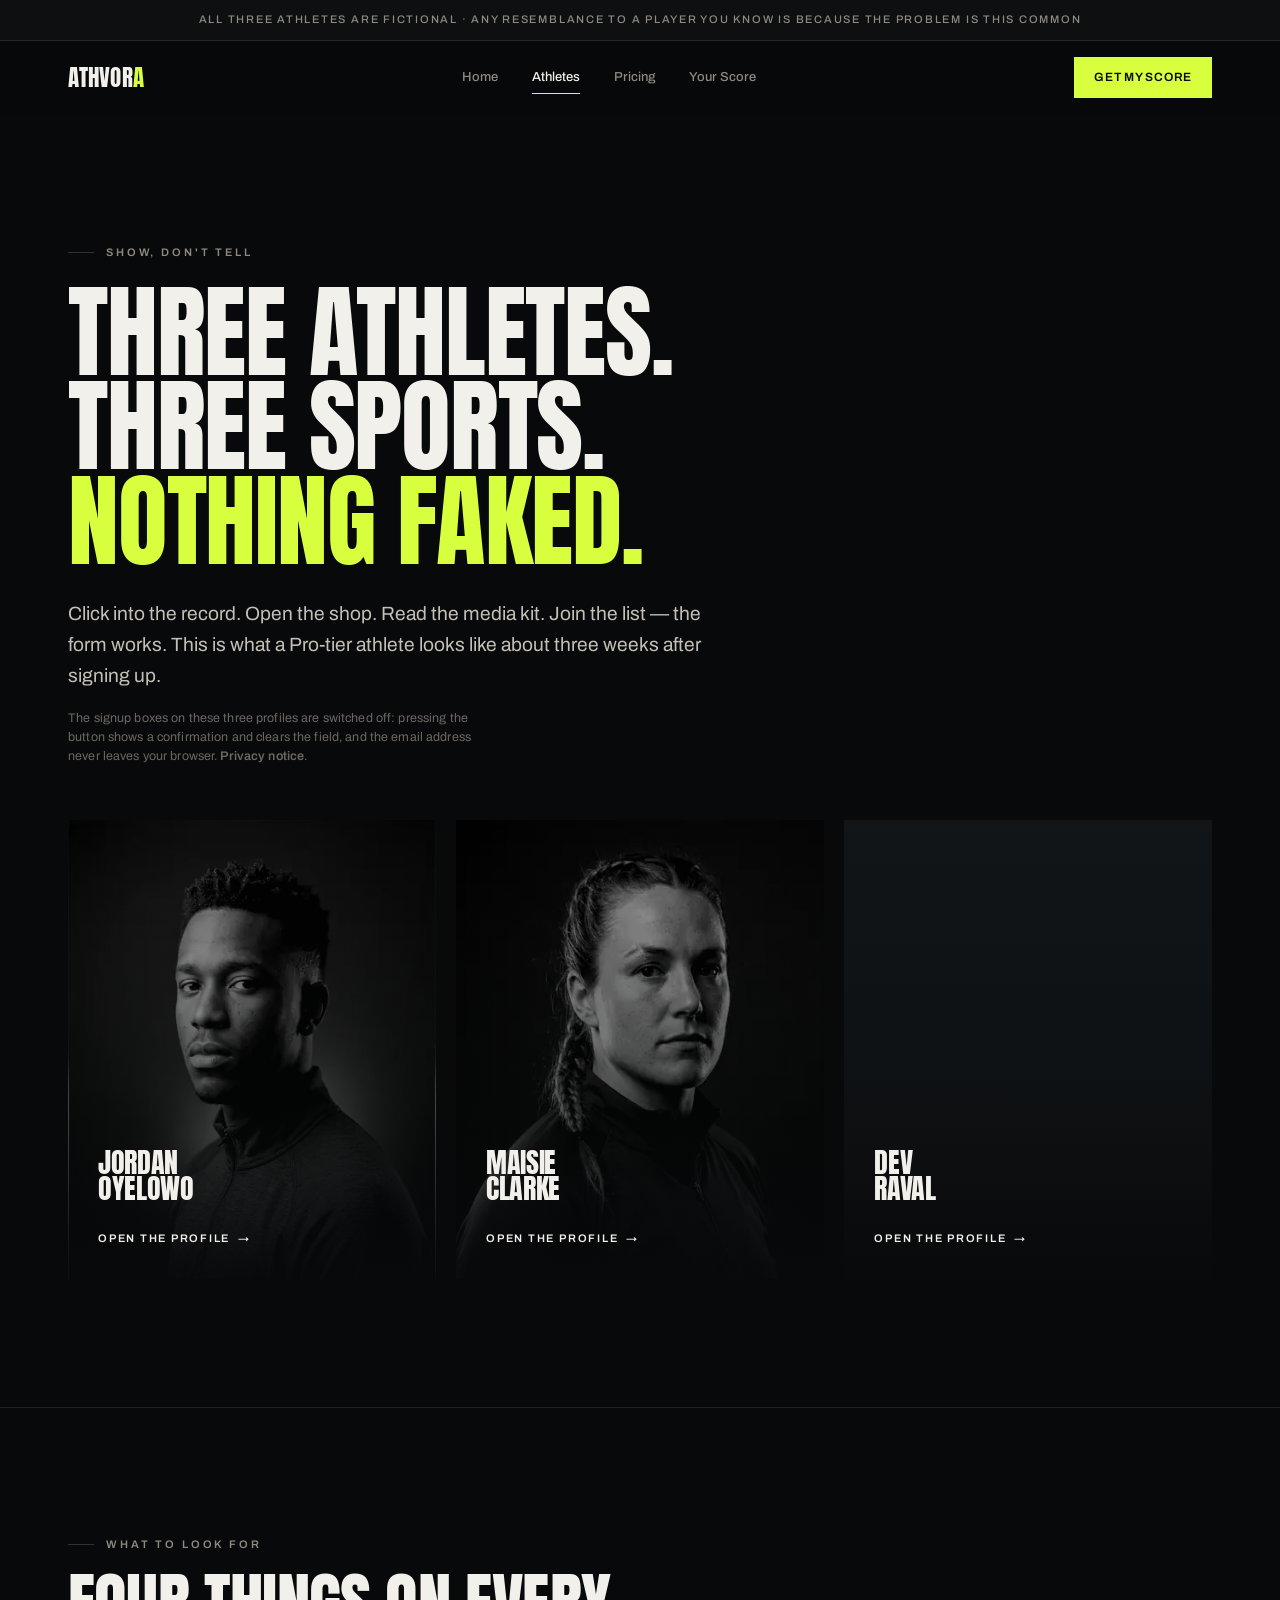
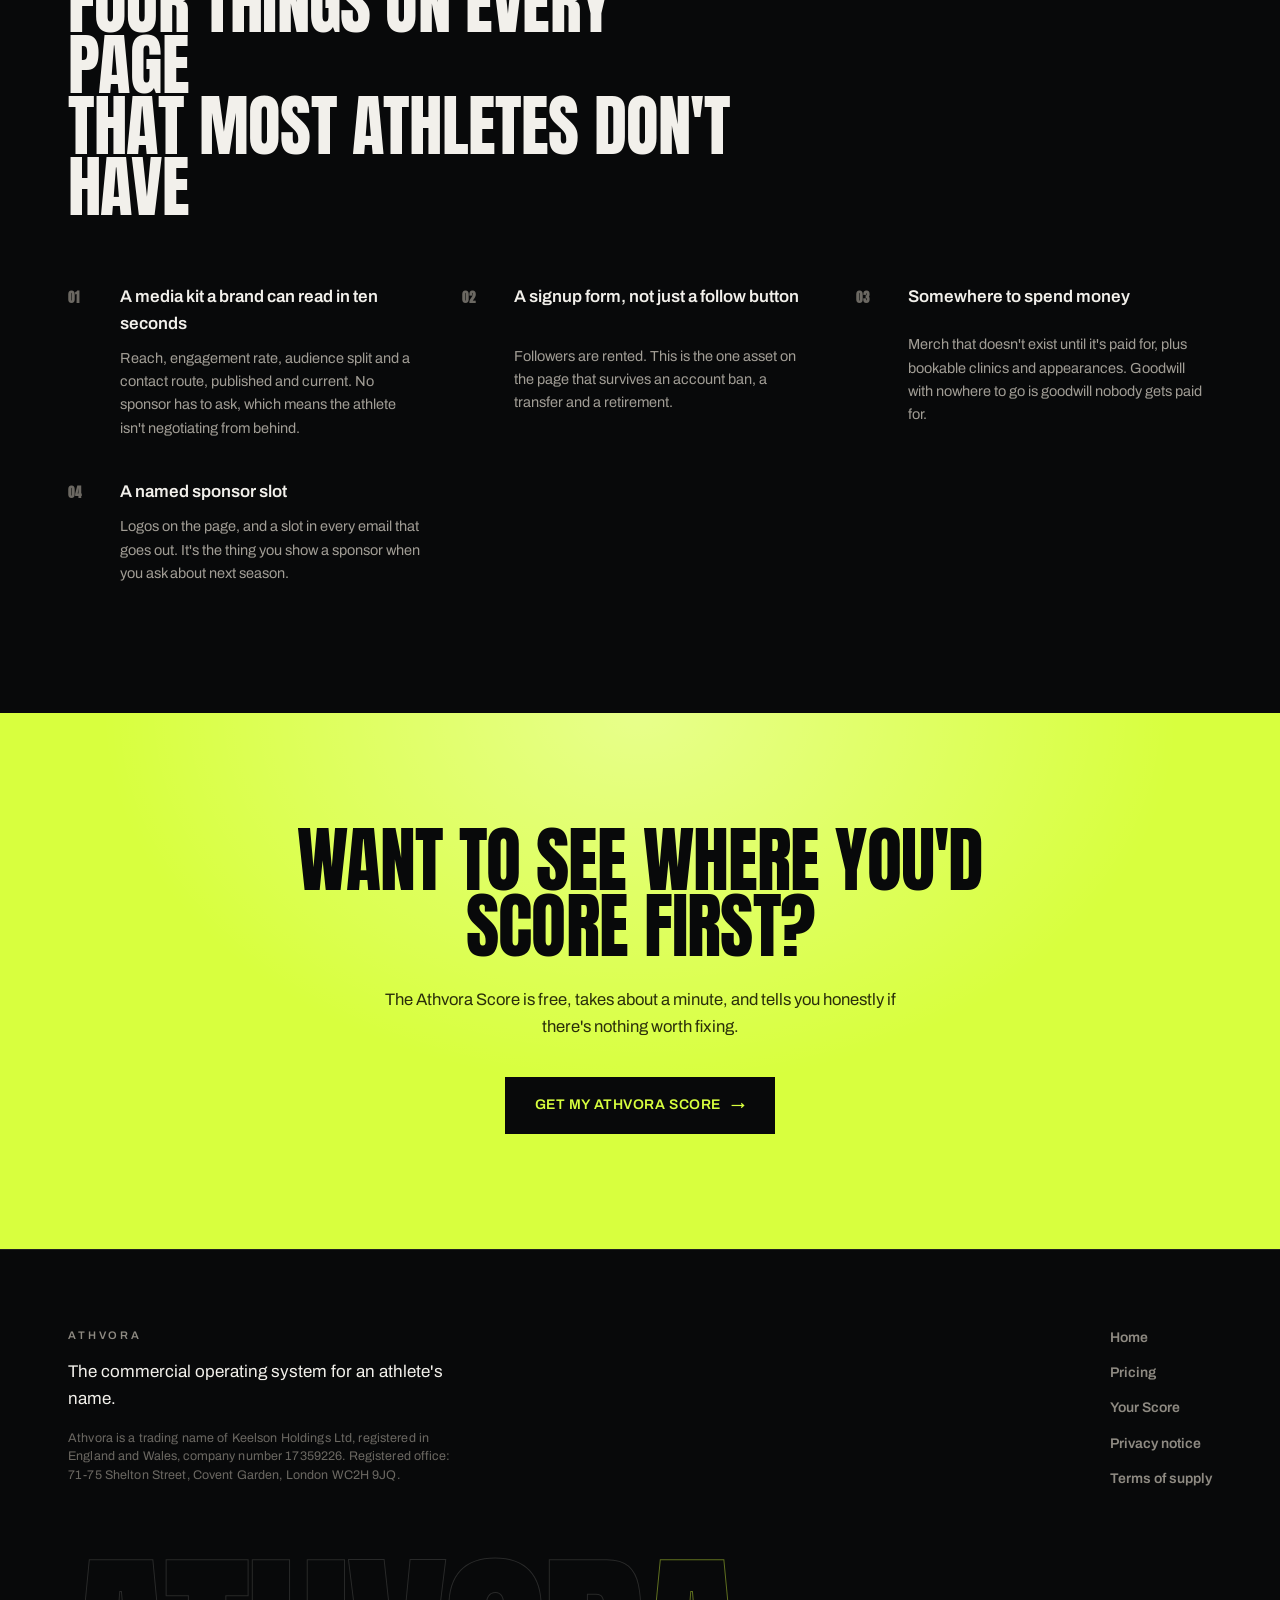
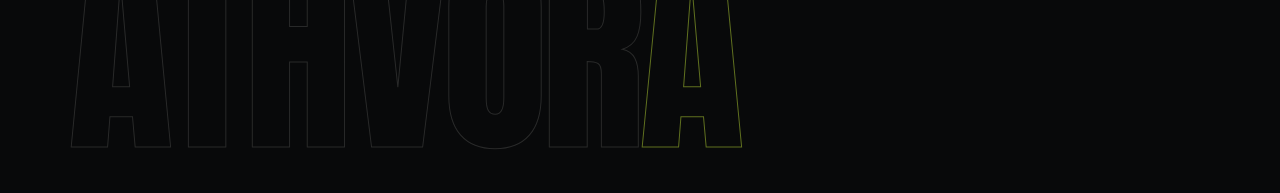
<file: demo/index.html>
<!DOCTYPE html>
<html lang="en">
<head>
<meta charset="utf-8">
<meta name="viewport" content="width=device-width, initial-scale=1">
<title>The athletes — Athvora</title>
<meta name="description" content="Three athletes, three sports, three fully built profiles. Nothing here is a flat mockup.">
<meta name="theme-color" content="#08090A">
<link rel="preconnect" href="https://fonts.googleapis.com">
<link rel="preconnect" href="https://fonts.gstatic.com" crossorigin>
<link href="https://fonts.googleapis.com/css2?family=Anton&family=Archivo:wght@400;500;600&family=Instrument+Serif:ital@1&display=swap" rel="stylesheet">
<link rel="stylesheet" href="../assets/img.css">
<link rel="stylesheet" href="../assets/style.css">
</head>
<body>

<div class="demobar">All three athletes are fictional · any resemblance to a player you know is because the problem is this common</div>

<nav class="nav">
  <div class="wrap nav-in">
    <a class="mark" href="/">ATHVOR<i>A</i></a>
    <div class="nav-links">
      <a href="/">Home</a>
      <a href="/demo" class="on">Athletes</a>
      <a href="/pricing">Pricing</a>
      <a href="/check">Your Score</a>
    </div>
    <a class="nav-cta" href="/check">Get my Score</a>
  </div>
</nav>

<header class="sec" style="padding-bottom:clamp(36px,4vw,52px)">
  <div class="wrap">
    <p class="eyebrow" style="margin-bottom:24px">Show, don't tell</p>
    <h1 data-lines style="max-width:18ch">
      <span class="mline"><span>Three athletes.</span></span>
      <span class="mline"><span>Three sports.</span></span>
      <span class="mline"><span class="lime">Nothing faked.</span></span>
    </h1>
    <p class="lede" data-rv="0.45" style="margin-top:30px">
      Click into the record. Open the shop. Read the media kit. Join the list — the form works.
      This is what a Pro-tier athlete looks like about three weeks after signing up.
    </p>
    <p class="tiny" data-rv="0.5" style="margin-top:18px;max-width:60ch">The signup boxes on these three profiles are switched off: pressing the button shows a confirmation and clears the field, and the email address never leaves your browser. <a href="/privacy" class="tl">Privacy notice</a>.</p>
  </div>
</header>

<section class="sec" style="padding-top:0;border-top:none">
  <div class="wrap">
    <div class="roster">
      <a class="ath" href="/demo/jordan-oyelowo" data-rv="0.05">
        <div class="ath-img j"></div>
        <div class="ath-txt">
          <p class="ath-tag">Football · Championship</p>
          <h3>Jordan<br>Oyelowo</h3>
          <p>Left winger, 24, Ashford Rovers. Came in with 61k followers, no email list, no shop and no media kit — the most common profile in British professional sport.</p>
          <span class="ath-go">Open the profile <span class="arw">→</span></span>
        </div>
      </a>
      <a class="ath" href="/demo/maisie-clarke" data-rv="0.14">
        <div class="ath-img m"></div>
        <div class="ath-txt">
          <p class="ath-tag">Rugby · Premiership Women's</p>
          <h3>Maisie<br>Clarke</h3>
          <p>Flanker, 27, Kestrel Vale. Already runs junior coaching on a Saturday and until now had nowhere proper to send anyone who wanted to book one.</p>
          <span class="ath-go">Open the profile <span class="arw">→</span></span>
        </div>
      </a>
      <a class="ath" href="/demo/dev-raval" data-rv="0.23">
        <div class="ath-img d"></div>
        <div class="ath-txt">
          <p class="ath-tag">Cricket · County &amp; The Hundred</p>
          <h3>Dev<br>Raval</h3>
          <p>All-rounder, 22, Larkfield. Six months a year without a fixture, which is the cheapest attention he'll ever get and it was going completely unused.</p>
          <span class="ath-go">Open the profile <span class="arw">→</span></span>
        </div>
      </a>
    </div>
  </div>
</section>

<section class="sec">
  <div class="wrap">
    <div class="shead">
      <p class="eyebrow" data-rv>What to look for</p>
      <h2 data-rv="0.06">Four things on every page<br>that most athletes don't have</h2>
    </div>
    <div class="six">
      <div class="si" data-rv><b>01</b><h4>A media kit a brand can read in ten seconds</h4><p>Reach, engagement rate, audience split and a contact route, published and current. No sponsor has to ask, which means the athlete isn't negotiating from behind.</p></div>
      <div class="si" data-rv="0.05"><b>02</b><h4>A signup form, not just a follow button</h4><p>Followers are rented. This is the one asset on the page that survives an account ban, a transfer and a retirement.</p></div>
      <div class="si" data-rv="0.1"><b>03</b><h4>Somewhere to spend money</h4><p>Merch that doesn't exist until it's paid for, plus bookable clinics and appearances. Goodwill with nowhere to go is goodwill nobody gets paid for.</p></div>
      <div class="si" data-rv="0.15"><b>04</b><h4>A named sponsor slot</h4><p>Logos on the page, and a slot in every email that goes out. It's the thing you show a sponsor when you ask about next season.</p></div>
    </div>
  </div>
</section>

<section class="cta">
  <div class="wrap">
    <h2 data-rv>Want to see where you'd score first?</h2>
    <p data-rv="0.06">The Athvora Score is free, takes about a minute, and tells you honestly if there's nothing worth fixing.</p>
    <a class="btn" href="/check" data-rv="0.12"><span>Get my Athvora Score</span><span class="arw">→</span></a>
  </div>
</section>

<footer class="foot">
  <div class="wrap">
    <div class="foot-grid">
      <div style="max-width:44ch">
        <p class="eyebrow nb" style="margin-bottom:14px">Athvora</p>
        <p style="font-size:17px">The commercial operating system for an athlete's name.</p>
        <p class="tiny" style="margin-top:16px">Athvora is a trading name of Keelson Holdings Ltd, registered in England and Wales, company number 17359226. Registered office: 71-75 Shelton Street, Covent Garden, London WC2H 9JQ.</p>
      </div>
      <div class="foot-links">
        <a href="/" class="tl">Home</a>
        <a href="/pricing" class="tl">Pricing</a>
        <a href="/check" class="tl">Your Score</a>
        <a href="/privacy" class="tl">Privacy notice</a>
        <a href="/terms" class="tl">Terms of supply</a>
      </div>
    </div>
    <div class="foot-mark">ATHVOR<i>A</i></div>
  </div>
</footer>

<script src="../assets/app.js"></script>
</body>
</html>
</file>
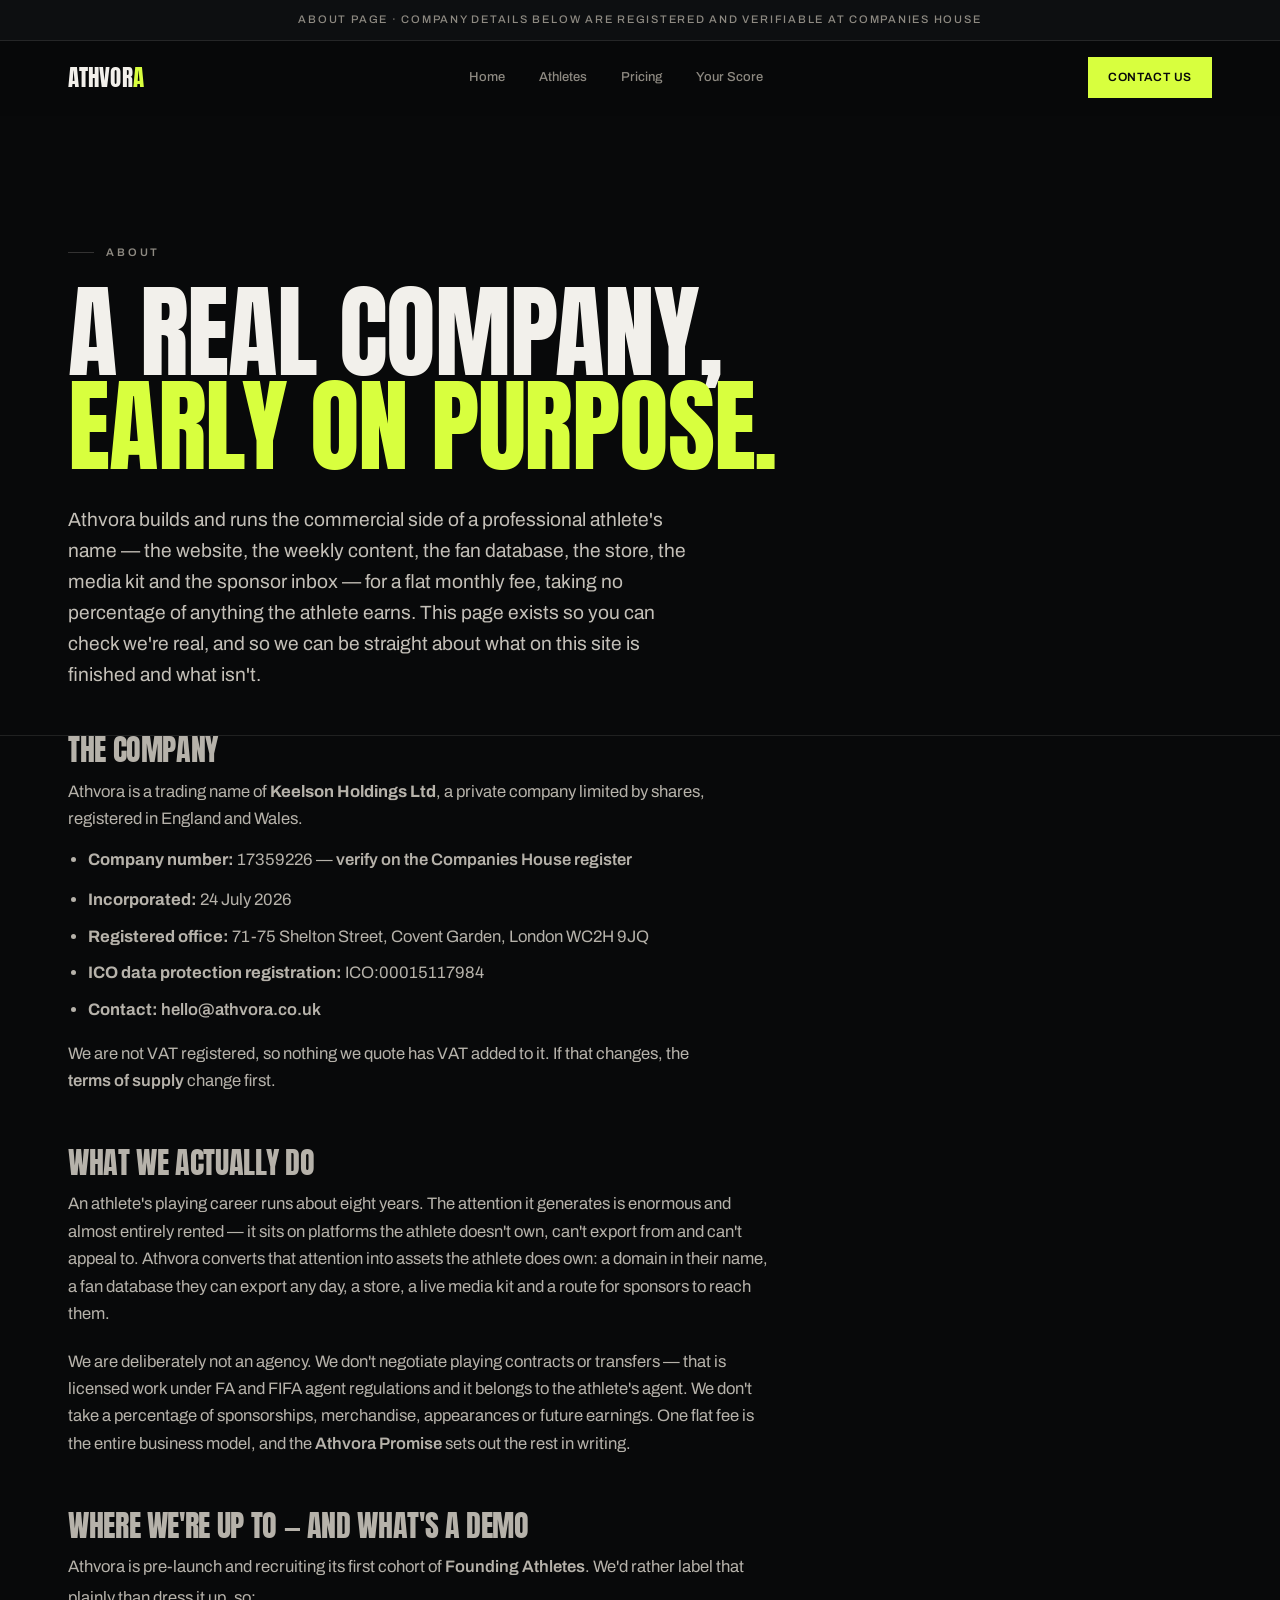
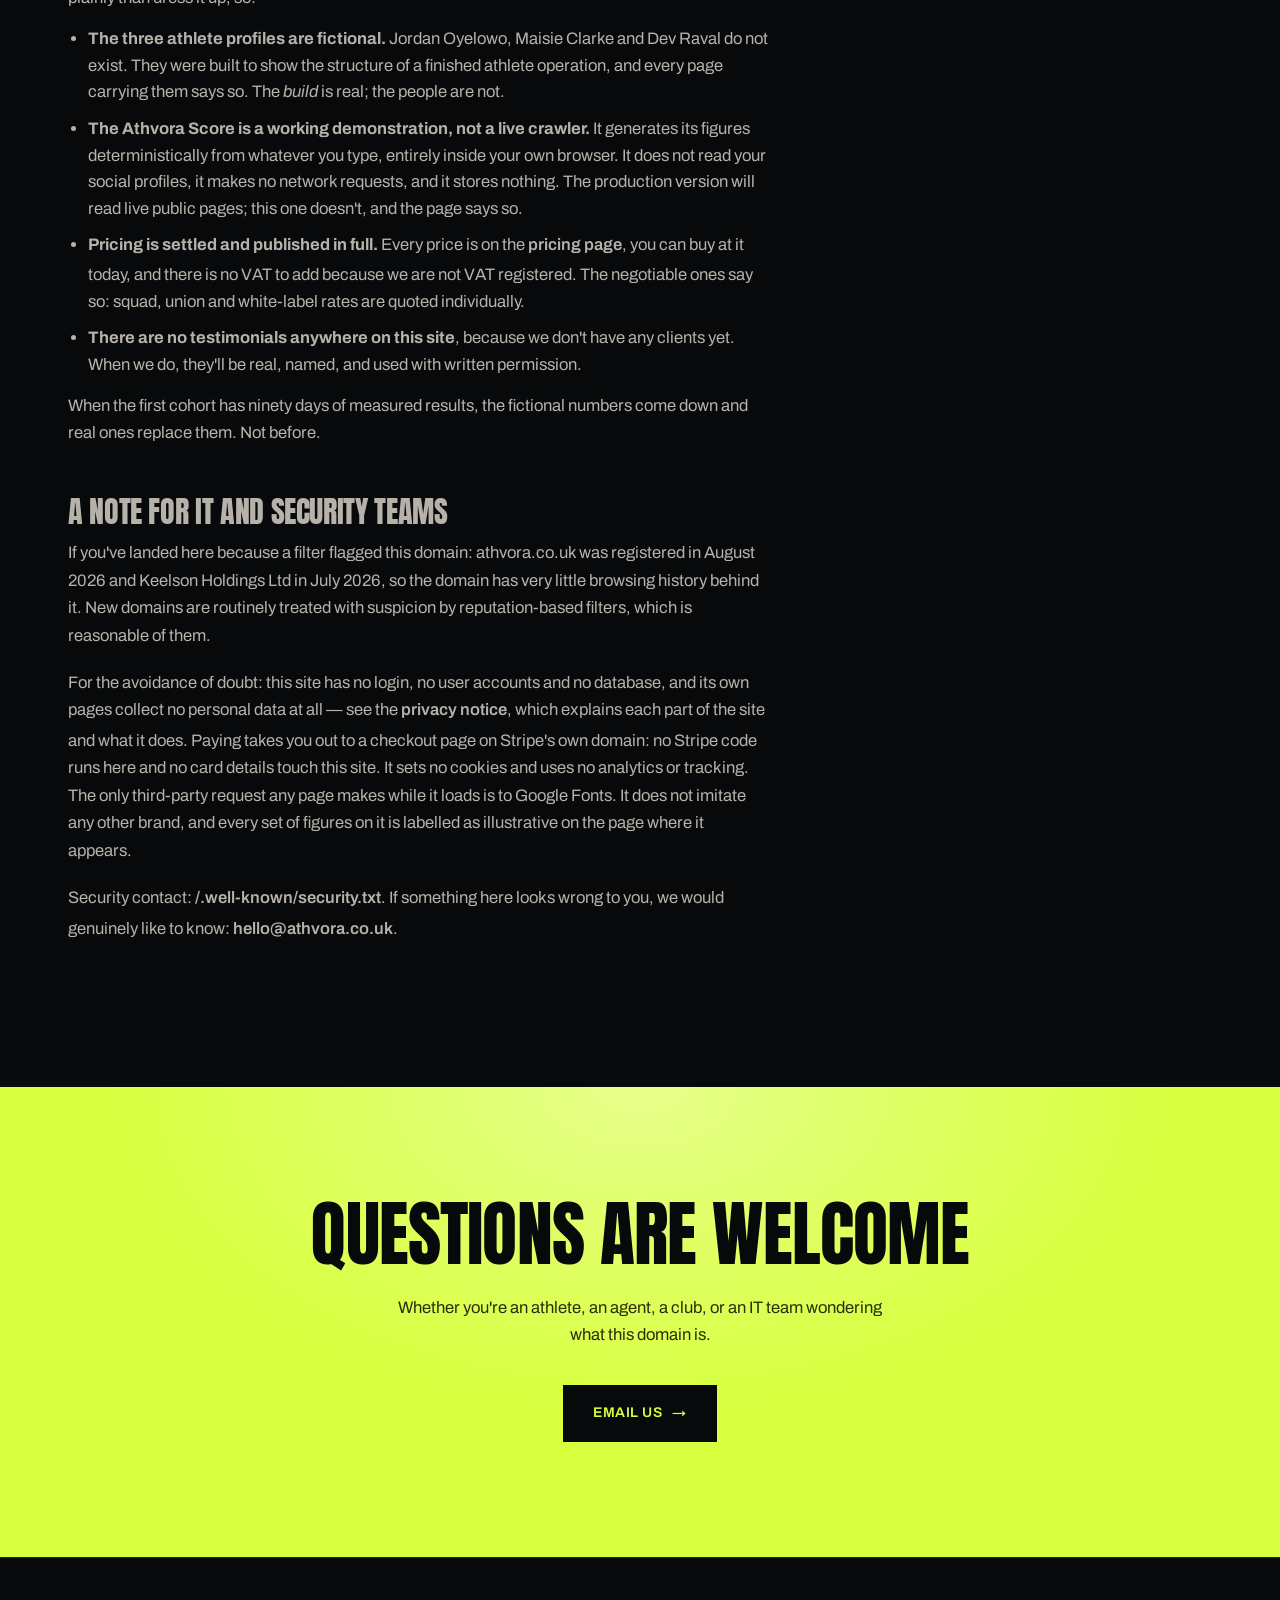
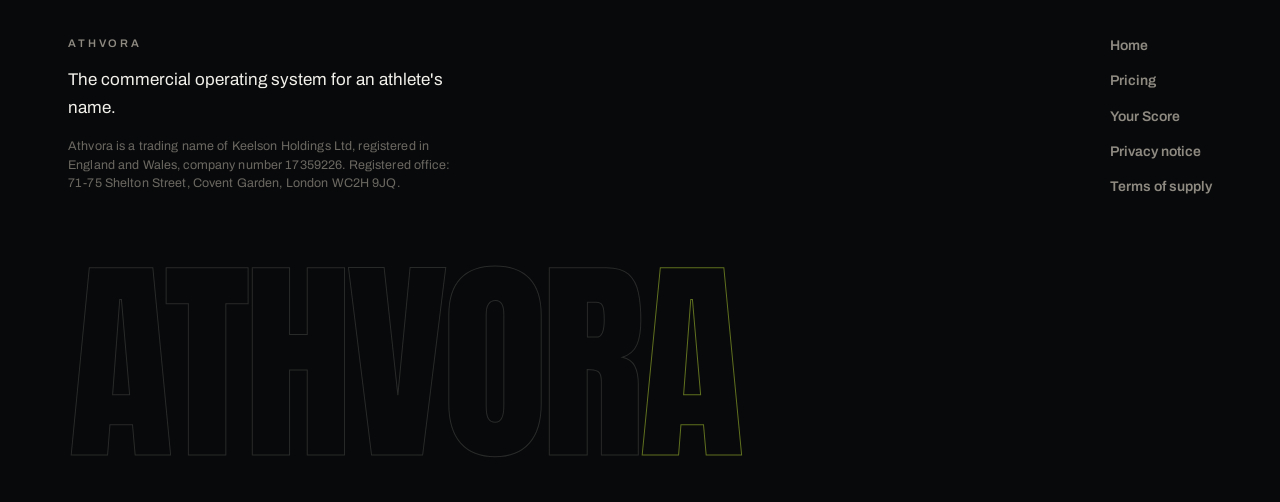
<file: about.html>
<!DOCTYPE html>
<html lang="en">
<head>
<meta charset="utf-8">
<meta name="viewport" content="width=device-width, initial-scale=1">
<title>About Athvora — who we are and where we're up to</title>
<meta name="description" content="Athvora is a trading name of Keelson Holdings Ltd, registered in England and Wales, company number 17359226. What we do, what's real on this site, and what isn't yet.">
<meta name="theme-color" content="#08090A">
<link rel="canonical" href="https://www.athvora.co.uk/about">
<meta property="og:title" content="About Athvora">
<meta property="og:description" content="Who we are, what we do, and an honest account of which parts of this site are clients and which are illustrative.">
<meta property="og:url" content="https://www.athvora.co.uk/about">
<meta property="og:type" content="website">
<meta property="og:site_name" content="ATHVORA">
<link rel="preconnect" href="https://fonts.googleapis.com">
<link rel="preconnect" href="https://fonts.gstatic.com" crossorigin>
<link href="https://fonts.googleapis.com/css2?family=Anton&family=Archivo:wght@400;500;600&family=Instrument+Serif:ital@1&display=swap" rel="stylesheet">
<link rel="stylesheet" href="assets/img.css">
<link rel="stylesheet" href="assets/style.css">
<style>
  .legal{max-width:70ch}
  .legal h2{font-size:clamp(22px,2.6vw,30px);margin:clamp(40px,4vw,56px) 0 14px}
  .legal h2:first-of-type{margin-top:0}
  .legal p{margin:0 0 14px;line-height:1.65}
  .legal ul{margin:0 0 14px;padding-left:20px}
  .legal li{margin-bottom:10px;line-height:1.6}
</style>
</head>
<body>

<div class="demobar">About page · company details below are registered and verifiable at Companies House</div>

<nav class="nav">
  <div class="wrap nav-in">
    <a class="mark" href="/">ATHVOR<i>A</i></a>
    <div class="nav-links">
      <a href="/">Home</a>
      <a href="/demo">Athletes</a>
      <a href="/pricing">Pricing</a>
      <a href="/check">Your Score</a>
    </div>
    <a class="nav-cta" href="mailto:hello@athvora.co.uk">Contact us</a>
  </div>
</nav>

<header class="sec" style="padding-bottom:clamp(32px,3.5vw,48px)">
  <div class="wrap">
    <p class="eyebrow" style="margin-bottom:24px">About</p>
    <h1 data-lines style="max-width:18ch">
      <span class="mline"><span>A real company,</span></span>
      <span class="mline"><span class="lime">early on purpose.</span></span>
    </h1>
    <p class="lede" data-rv="0.4" style="margin-top:30px">
      Athvora builds and runs the commercial side of a professional athlete's name — the website,
      the weekly content, the fan database, the store, the media kit and the sponsor inbox — for a
      flat monthly fee, taking no percentage of anything the athlete earns. This page exists so you
      can check we're real, and so we can be straight about what on this site is finished and what
      isn't.
    </p>
  </div>
</header>

<section class="sec" style="padding-top:0">
  <div class="wrap">
    <div class="prose legal">

      <h2>The company</h2>
      <p>Athvora is a trading name of <strong>Keelson Holdings Ltd</strong>, a private company limited by shares, registered in England and Wales.</p>
      <ul>
        <li><strong>Company number:</strong> 17359226 — <a href="https://find-and-update.company-information.service.gov.uk/company/17359226" target="_blank" rel="noopener" class="tl">verify on the Companies House register</a></li>
        <li><strong>Incorporated:</strong> 24 July 2026</li>
        <li><strong>Registered office:</strong> 71-75 Shelton Street, Covent Garden, London WC2H 9JQ</li>
        <li><strong>ICO data protection registration:</strong> ICO:00015117984</li>
        <li><strong>Contact:</strong> <a href="mailto:hello@athvora.co.uk" class="tl">hello@athvora.co.uk</a></li>
      </ul>
      <p>We are not VAT registered, so nothing we quote has VAT added to it. If that changes, the <a href="/terms" class="tl">terms of supply</a> change first.</p>

      <h2>What we actually do</h2>
      <p>An athlete's playing career runs about eight years. The attention it generates is enormous and almost entirely rented — it sits on platforms the athlete doesn't own, can't export from and can't appeal to. Athvora converts that attention into assets the athlete does own: a domain in their name, a fan database they can export any day, a store, a live media kit and a route for sponsors to reach them.</p>
      <p>We are deliberately not an agency. We don't negotiate playing contracts or transfers — that is licensed work under FA and FIFA agent regulations and it belongs to the athlete's agent. We don't take a percentage of sponsorships, merchandise, appearances or future earnings. One flat fee is the entire business model, and the <a href="/#promise" class="tl">Athvora Promise</a> sets out the rest in writing.</p>

      <h2>Where we're up to — and what's a demo</h2>
      <p>Athvora is pre-launch and recruiting its first cohort of <a href="/founding" class="tl">Founding Athletes</a>. We'd rather label that plainly than dress it up, so:</p>
      <ul>
        <li><strong>The three athlete profiles are fictional.</strong> Jordan Oyelowo, Maisie Clarke and Dev Raval do not exist. They were built to show the structure of a finished athlete operation, and every page carrying them says so. The <em>build</em> is real; the people are not.</li>
        <li><strong>The Athvora Score is a working demonstration, not a live crawler.</strong> It generates its figures deterministically from whatever you type, entirely inside your own browser. It does not read your social profiles, it makes no network requests, and it stores nothing. The production version will read live public pages; this one doesn't, and the page says so.</li>
        <li><strong>Pricing is settled and published in full.</strong> Every price is on the <a href="/pricing" class="tl">pricing page</a>, you can buy at it today, and there is no VAT to add because we are not VAT registered. The negotiable ones say so: squad, union and white-label rates are quoted individually.</li>
        <li><strong>There are no testimonials anywhere on this site</strong>, because we don't have any clients yet. When we do, they'll be real, named, and used with written permission.</li>
      </ul>
      <p>When the first cohort has ninety days of measured results, the fictional numbers come down and real ones replace them. Not before.</p>

      <h2>A note for IT and security teams</h2>
      <p>If you've landed here because a filter flagged this domain: athvora.co.uk was registered in August 2026 and Keelson Holdings Ltd in July 2026, so the domain has very little browsing history behind it. New domains are routinely treated with suspicion by reputation-based filters, which is reasonable of them.</p>
      <p>For the avoidance of doubt: this site has no login, no user accounts and no database, and its own pages collect no personal data at all — see the <a href="/privacy" class="tl">privacy notice</a>, which explains each part of the site and what it does. Paying takes you out to a checkout page on Stripe's own domain: no Stripe code runs here and no card details touch this site. It sets no cookies and uses no analytics or tracking. The only third-party request any page makes while it loads is to Google Fonts. It does not imitate any other brand, and every set of figures on it is labelled as illustrative on the page where it appears.</p>
      <p>Security contact: <a href="/.well-known/security.txt" class="tl">/.well-known/security.txt</a>. If something here looks wrong to you, we would genuinely like to know: <a href="mailto:hello@athvora.co.uk" class="tl">hello@athvora.co.uk</a>.</p>

    </div>
  </div>
</section>

<section class="cta">
  <div class="wrap">
    <h2 data-rv>Questions are welcome</h2>
    <p data-rv="0.06">Whether you're an athlete, an agent, a club, or an IT team wondering what this domain is.</p>
    <a class="btn" href="mailto:hello@athvora.co.uk" data-rv="0.12"><span>Email us</span><span class="arw">→</span></a>
  </div>
</section>

<footer class="foot">
  <div class="wrap">
    <div class="foot-grid">
      <div style="max-width:44ch">
        <p class="eyebrow nb" style="margin-bottom:14px">Athvora</p>
        <p style="font-size:17px">The commercial operating system for an athlete's name.</p>
        <p class="tiny" style="margin-top:16px">Athvora is a trading name of Keelson Holdings Ltd, registered in England and Wales, company number 17359226. Registered office: 71-75 Shelton Street, Covent Garden, London WC2H 9JQ.</p>
      </div>
      <div class="foot-links">
        <a href="/" class="tl">Home</a>
        <a href="/pricing" class="tl">Pricing</a>
        <a href="/check" class="tl">Your Score</a>
        <a href="/privacy" class="tl">Privacy notice</a>
        <a href="/terms" class="tl">Terms of supply</a>
      </div>
    </div>
    <div class="foot-mark">ATHVOR<i>A</i></div>
  </div>
</footer>

<script src="assets/app.js"></script>
</body>
</html>
</file>
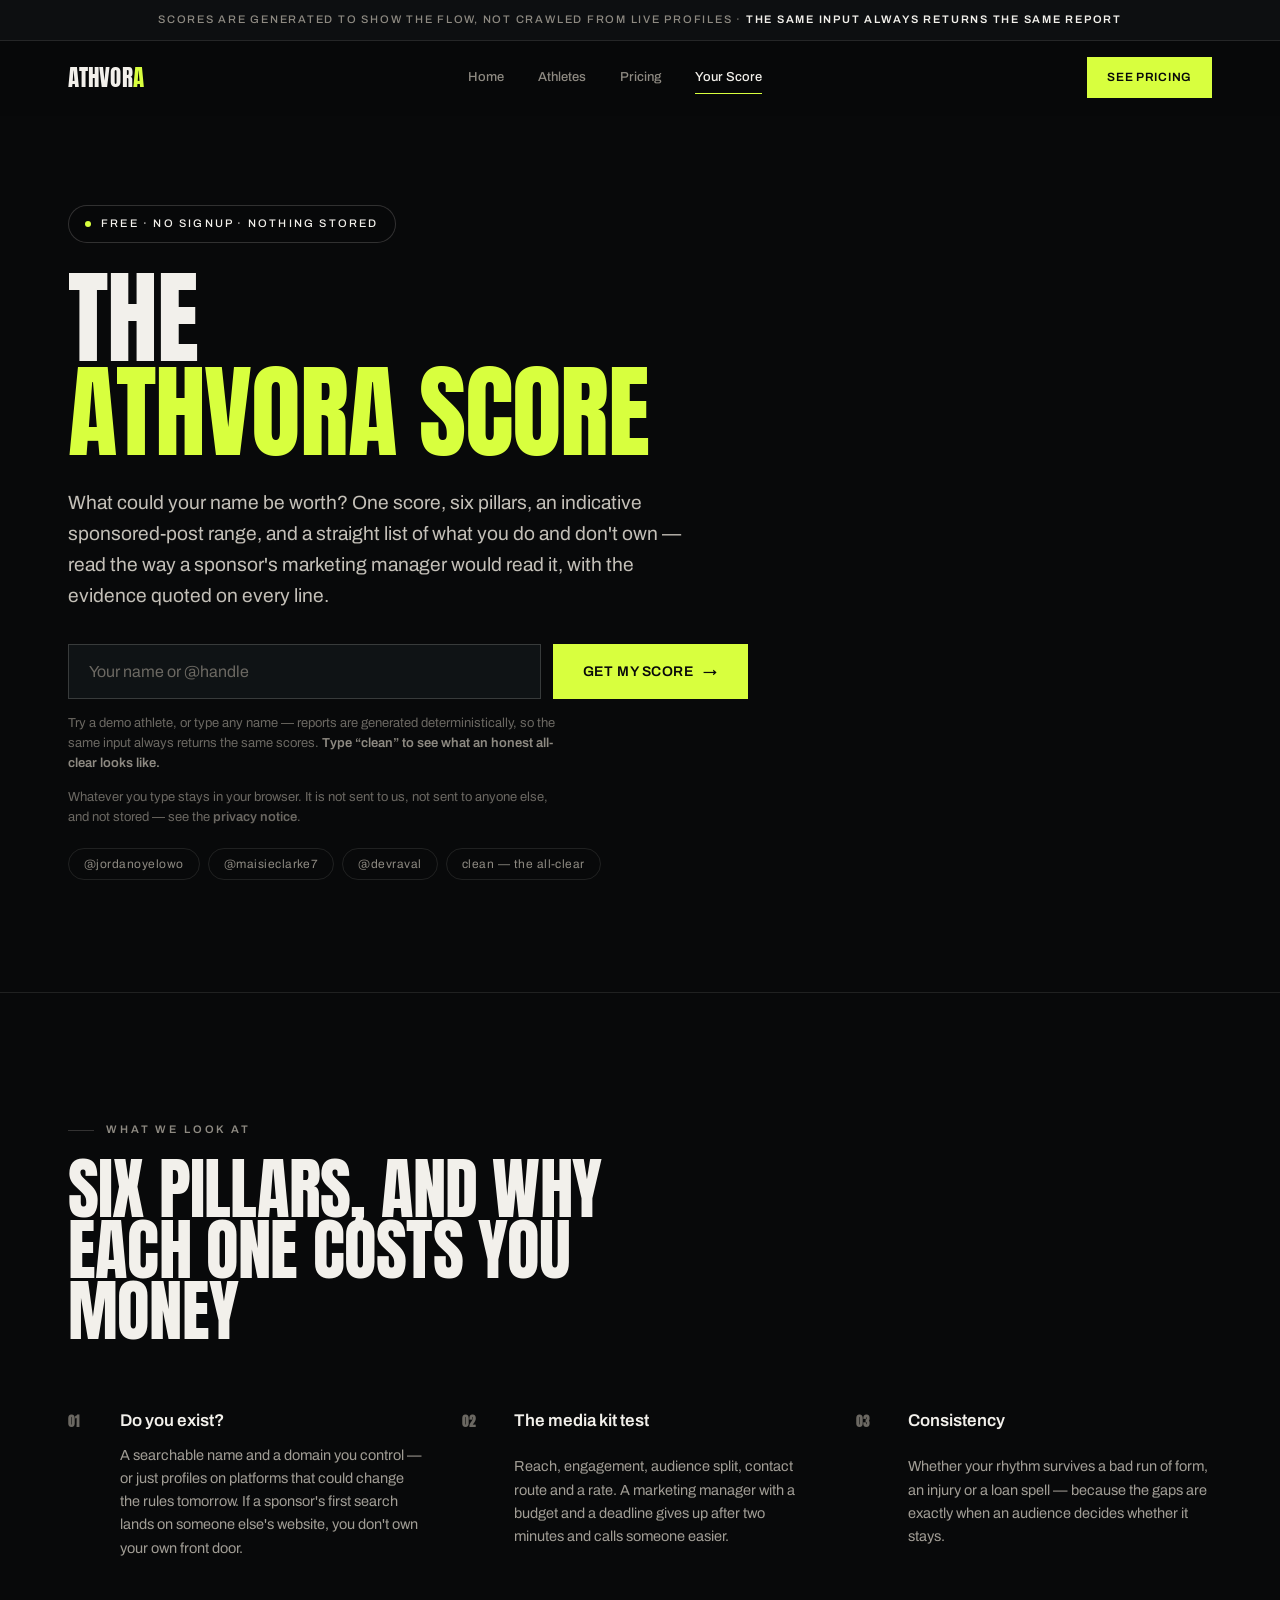
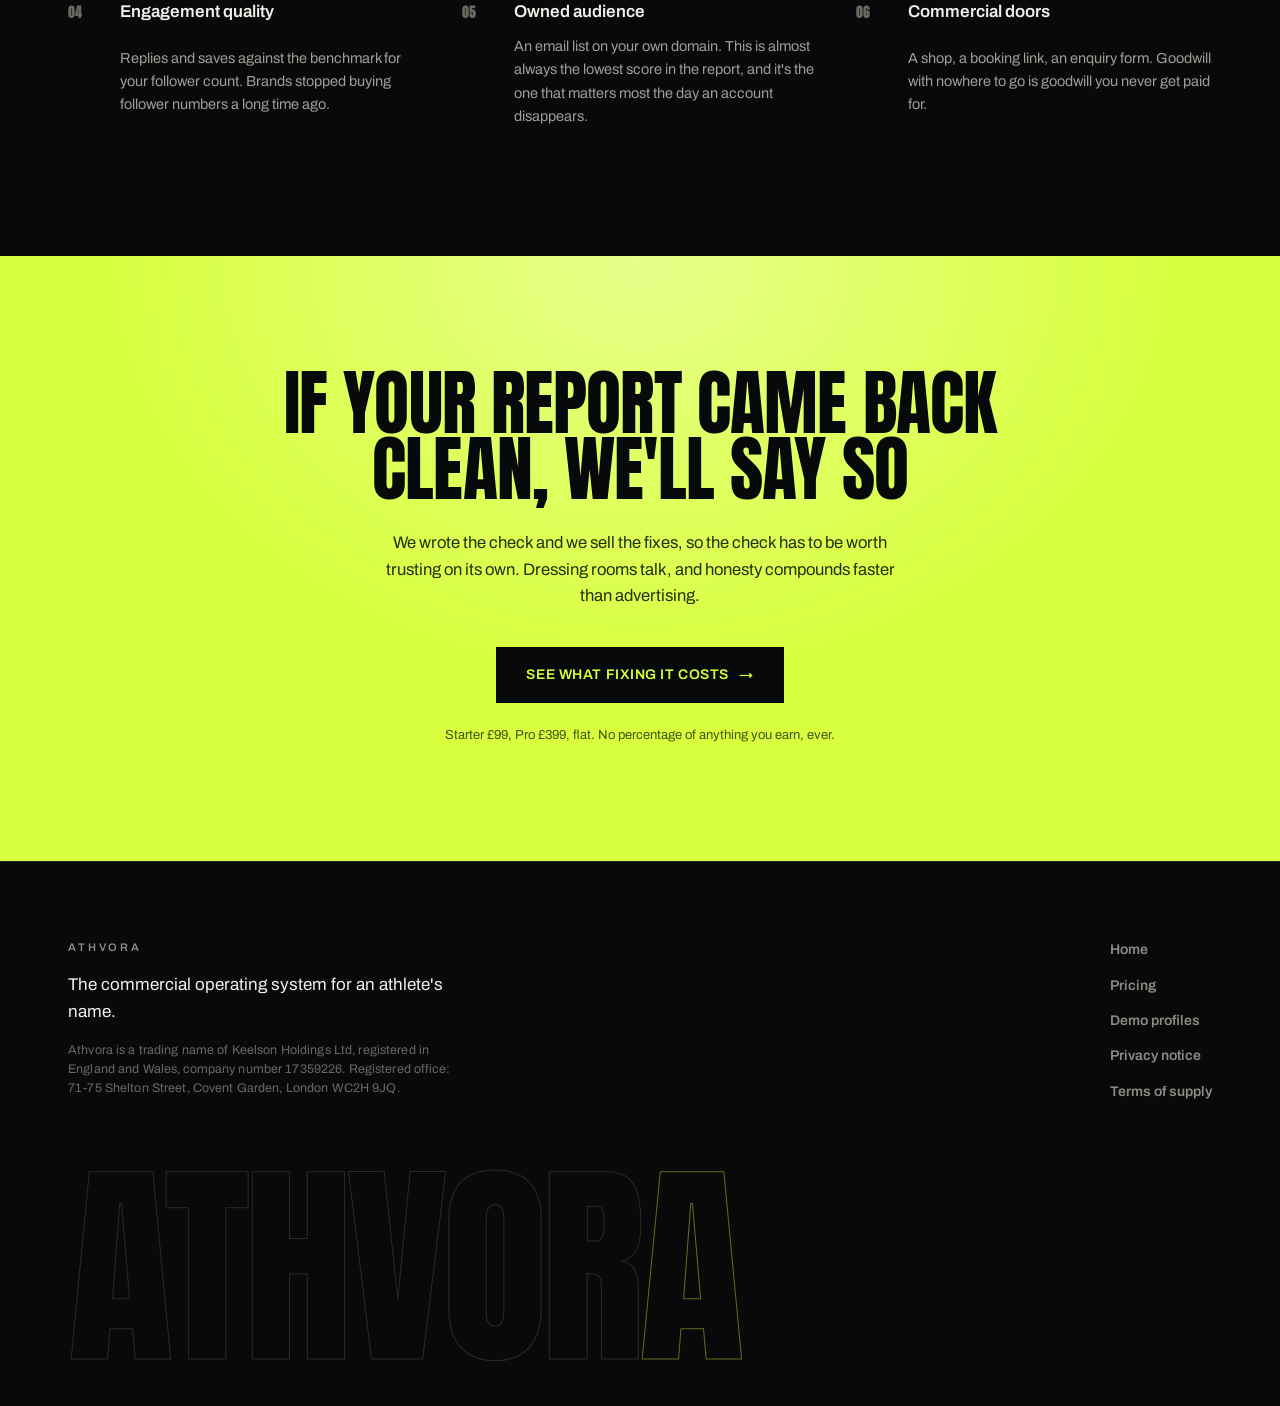
<file: check.html>
<!DOCTYPE html>
<html lang="en">
<head>
<meta charset="utf-8">
<meta name="viewport" content="width=device-width, initial-scale=1">
<title>What could your name be worth? — the Athvora Score</title>
<meta name="description" content="Your Athvora Score: six pillars, an indicative sponsored-post range, and a straight list of what you do and don't own. Free, no signup.">
<meta name="theme-color" content="#08090A">
<link rel="preconnect" href="https://fonts.googleapis.com">
<link rel="preconnect" href="https://fonts.gstatic.com" crossorigin>
<link href="https://fonts.googleapis.com/css2?family=Anton&family=Archivo:wght@400;500;600&family=Instrument+Serif:ital@1&display=swap" rel="stylesheet">
<link rel="stylesheet" href="assets/img.css">
<link rel="stylesheet" href="assets/style.css">
</head>
<body>

<div class="demobar">Scores are generated to show the flow, not crawled from live profiles · <b>the same input always returns the same report</b></div>

<nav class="nav">
  <div class="wrap nav-in">
    <a class="mark" href="/">ATHVOR<i>A</i></a>
    <div class="nav-links">
      <a href="/">Home</a>
      <a href="/demo">Athletes</a>
      <a href="/pricing">Pricing</a>
      <a href="/check" class="on">Your Score</a>
    </div>
    <a class="nav-cta" href="/pricing">See pricing</a>
  </div>
</nav>

<header class="sec" style="padding-top:clamp(56px,7vw,96px);padding-bottom:clamp(48px,5vw,70px)">
  <div class="wrap">
    <span class="pill"><span class="dot"></span> Free · no signup · nothing stored</span>
    <h1 data-lines style="max-width:20ch">
      <span class="mline"><span>The</span></span>
      <span class="mline"><span class="lime">Athvora Score</span></span>
    </h1>
    <p class="lede" data-rv="0.4" style="margin-top:28px">
      What could your name be worth? One score, six pillars, an indicative sponsored-post range,
      and a straight list of what you do and don't own — read the way a sponsor's marketing manager
      would read it, with the evidence quoted on every line.
    </p>

    <form id="cform" class="cform" autocomplete="off" data-rv="0.5">
      <div class="fld">
        <input id="handle" type="text" placeholder="Your name or @handle" aria-label="Your name or handle">
      </div>
      <button class="btn" type="submit"><span>Get my Score</span><span class="arw">→</span></button>
    </form>

    <p class="hint" data-rv="0.55">Try a demo athlete, or type any name — reports are generated deterministically, so the same input always returns the same scores. <b>Type “clean” to see what an honest all-clear looks like.</b></p>
    <p class="hint" data-rv="0.55">Whatever you type stays in your browser. It is not sent to us, not sent to anyone else, and not stored — see the <a href="/privacy" class="tl">privacy notice</a>.</p>
    <div class="chips" data-rv="0.6">
      <button class="chip" data-v="@jordanoyelowo">@jordanoyelowo</button>
      <button class="chip" data-v="@maisieclarke7">@maisieclarke7</button>
      <button class="chip" data-v="@devraval">@devraval</button>
      <button class="chip" data-v="clean">clean — the all-clear</button>
    </div>

    <div id="stage">
      <div id="crawl" class="crawl hidden"></div>
      <div id="report" class="hidden"></div>
    </div>
  </div>
</header>

<section class="sec">
  <div class="wrap">
    <div class="shead">
      <p class="eyebrow" data-rv>What we look at</p>
      <h2 data-rv="0.06">Six pillars, and why<br>each one costs you money</h2>
    </div>
    <div class="six">
      <div class="si" data-rv><b>01</b><h4>Do you exist?</h4><p>A searchable name and a domain you control — or just profiles on platforms that could change the rules tomorrow. If a sponsor's first search lands on someone else's website, you don't own your own front door.</p></div>
      <div class="si" data-rv="0.04"><b>02</b><h4>The media kit test</h4><p>Reach, engagement, audience split, contact route and a rate. A marketing manager with a budget and a deadline gives up after two minutes and calls someone easier.</p></div>
      <div class="si" data-rv="0.08"><b>03</b><h4>Consistency</h4><p>Whether your rhythm survives a bad run of form, an injury or a loan spell — because the gaps are exactly when an audience decides whether it stays.</p></div>
      <div class="si" data-rv="0.12"><b>04</b><h4>Engagement quality</h4><p>Replies and saves against the benchmark for your follower count. Brands stopped buying follower numbers a long time ago.</p></div>
      <div class="si" data-rv="0.16"><b>05</b><h4>Owned audience</h4><p>An email list on your own domain. This is almost always the lowest score in the report, and it's the one that matters most the day an account disappears.</p></div>
      <div class="si" data-rv="0.2"><b>06</b><h4>Commercial doors</h4><p>A shop, a booking link, an enquiry form. Goodwill with nowhere to go is goodwill you never get paid for.</p></div>
    </div>
  </div>
</section>

<section class="cta">
  <div class="wrap">
    <h2 data-rv>If your report came back clean, we'll say so</h2>
    <p data-rv="0.06">We wrote the check and we sell the fixes, so the check has to be worth trusting on its own. Dressing rooms talk, and honesty compounds faster than advertising.</p>
    <a class="btn" href="/pricing" data-rv="0.12"><span>See what fixing it costs</span><span class="arw">→</span></a>
    <small data-rv="0.16">Starter £99, Pro £399, flat. No percentage of anything you earn, ever.</small>
  </div>
</section>

<footer class="foot">
  <div class="wrap">
    <div class="foot-grid">
      <div style="max-width:44ch">
        <p class="eyebrow nb" style="margin-bottom:14px">Athvora</p>
        <p style="font-size:17px">The commercial operating system for an athlete's name.</p>
        <p class="tiny" style="margin-top:16px">Athvora is a trading name of Keelson Holdings Ltd, registered in England and Wales, company number 17359226. Registered office: 71-75 Shelton Street, Covent Garden, London WC2H 9JQ.</p>
      </div>
      <div class="foot-links">
        <a href="/" class="tl">Home</a>
        <a href="/pricing" class="tl">Pricing</a>
        <a href="/demo" class="tl">Demo profiles</a>
        <a href="/privacy" class="tl">Privacy notice</a>
        <a href="/terms" class="tl">Terms of supply</a>
      </div>
    </div>
    <div class="foot-mark">ATHVOR<i>A</i></div>
  </div>
</footer>

<script src="assets/app.js"></script>
<script src="assets/check.js"></script>
</body>
</html>
</file>
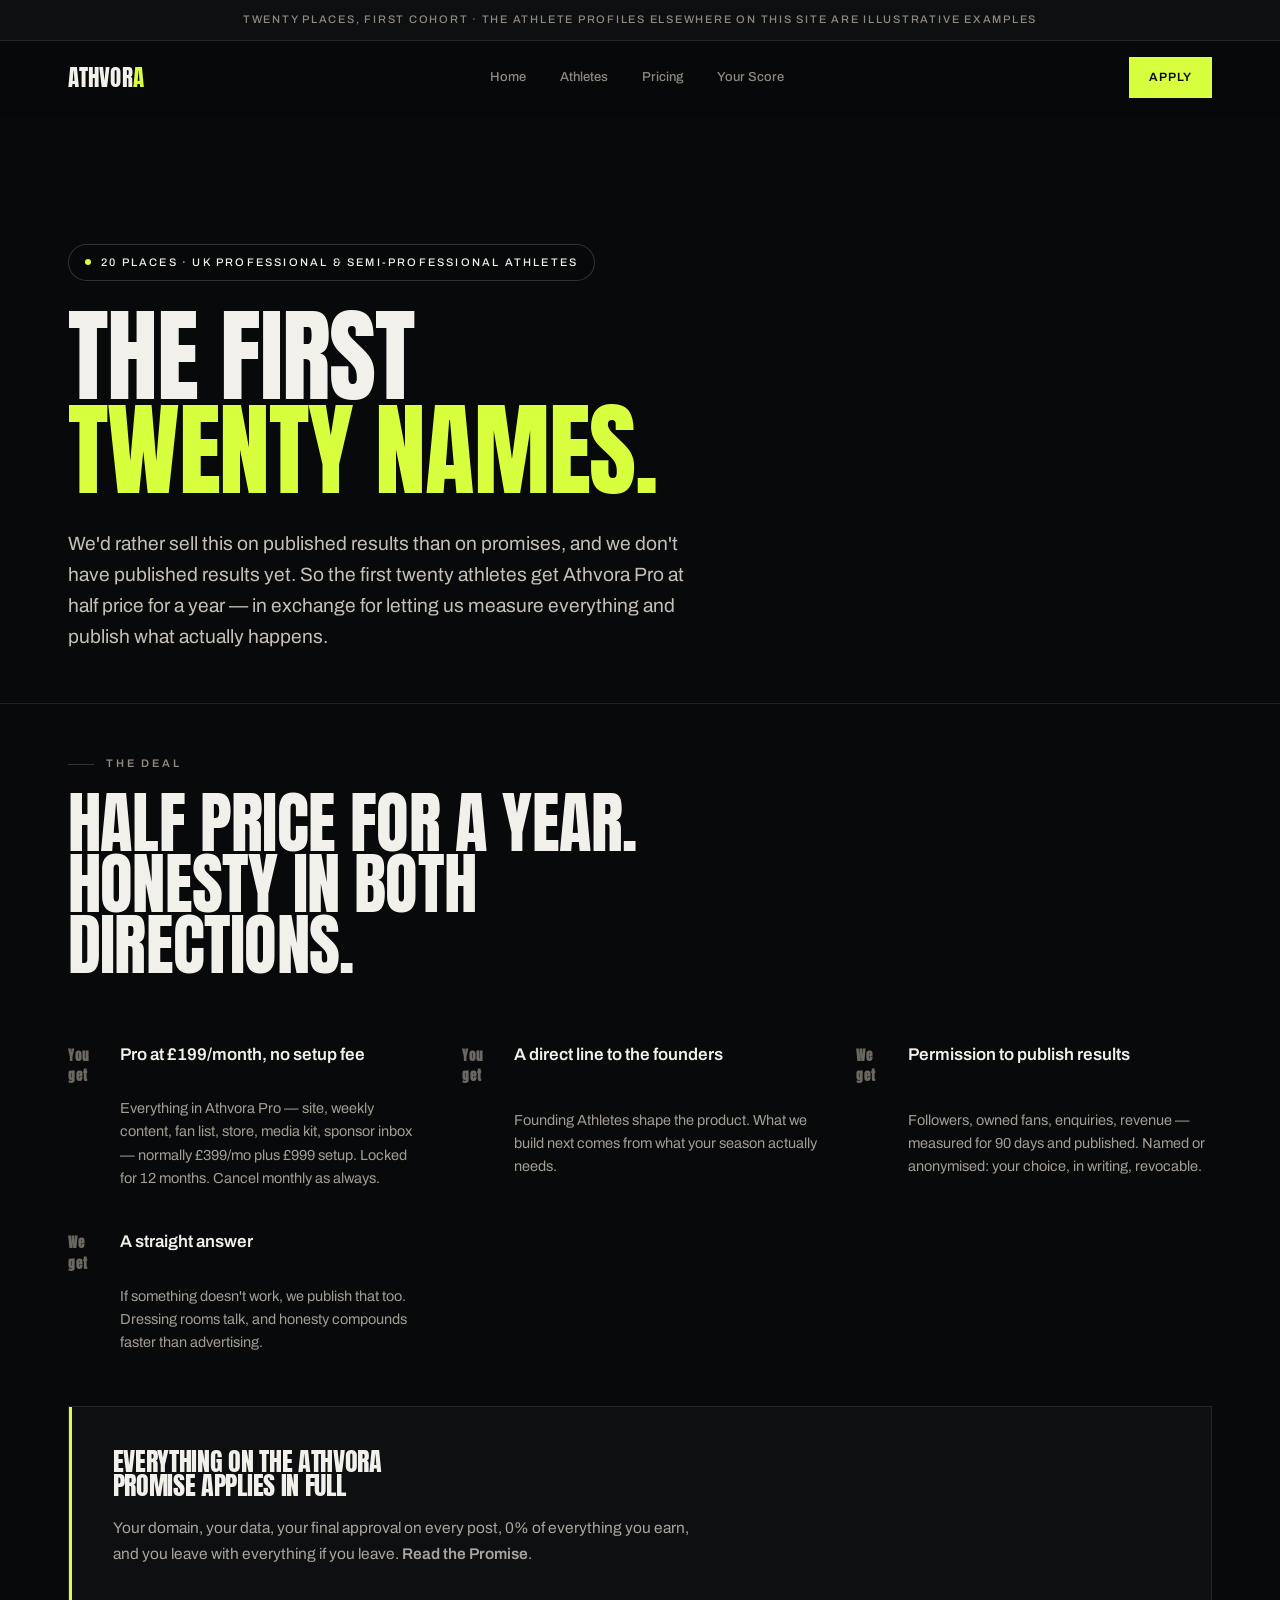
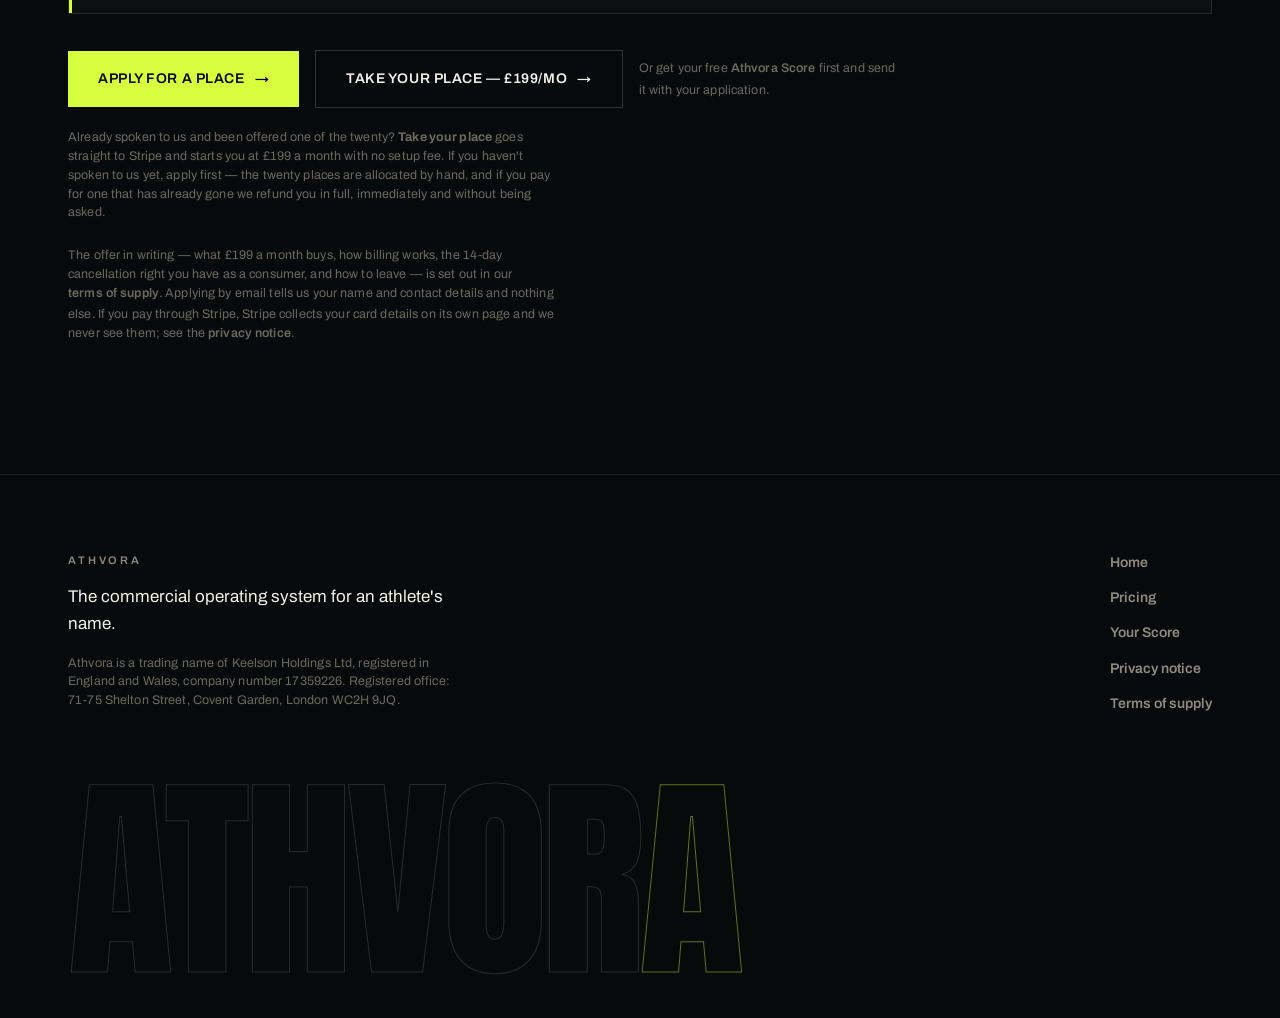
<file: founding.html>
<!DOCTYPE html>
<html lang="en">
<head>
<meta charset="utf-8">
<meta name="viewport" content="width=device-width, initial-scale=1">
<title>Founding Athletes — the first twenty names — Athvora</title>
<meta name="description" content="Twenty places. Athvora Pro at half price for a year, in exchange for letting us publish what actually happens. The honest way to put measured results behind the pitch.">
<meta name="theme-color" content="#08090A">
<link rel="canonical" href="https://www.athvora.co.uk/founding">
<link rel="preconnect" href="https://fonts.googleapis.com">
<link rel="preconnect" href="https://fonts.gstatic.com" crossorigin>
<link href="https://fonts.googleapis.com/css2?family=Anton&family=Archivo:wght@400;500;600&family=Instrument+Serif:ital@1&display=swap" rel="stylesheet">
<link rel="stylesheet" href="assets/img.css">
<link rel="stylesheet" href="assets/style.css">
</head>
<body>

<div class="demobar">Twenty places, first cohort · the athlete profiles elsewhere on this site are illustrative examples</div>

<nav class="nav">
  <div class="wrap nav-in">
    <a class="mark" href="/">ATHVOR<i>A</i></a>
    <div class="nav-links">
      <a href="/">Home</a>
      <a href="/demo">Athletes</a>
      <a href="/pricing">Pricing</a>
      <a href="/check">Your Score</a>
    </div>
    <a class="nav-cta" href="mailto:hello@athvora.co.uk?subject=Founding%20Athlete">Apply</a>
  </div>
</nav>

<header class="sec" style="padding-bottom:clamp(40px,4vw,56px)">
  <div class="wrap">
    <span class="pill"><span class="dot"></span> 20 places · UK professional &amp; semi-professional athletes</span>
    <h1 data-lines style="max-width:16ch">
      <span class="mline"><span>The first</span></span>
      <span class="mline"><span class="lime">twenty names.</span></span>
    </h1>
    <p class="lede" data-rv="0.4" style="margin-top:30px">
      We'd rather sell this on published results than on promises, and we don't have published
      results yet. So the first twenty athletes get Athvora Pro at half price for a year — in
      exchange for letting us measure everything and publish what actually happens.
    </p>
  </div>
</header>

<section class="sec" style="padding-top:clamp(40px,4vw,56px)">
  <div class="wrap">
    <div class="shead">
      <p class="eyebrow" data-rv>The deal</p>
      <h2 data-rv="0.06">Half price for a year.<br>Honesty in both directions.</h2>
    </div>
    <div class="six">
      <div class="si" data-rv><b>You get</b><h4>Pro at £199/month, no setup fee</h4><p>Everything in Athvora Pro — site, weekly content, fan list, store, media kit, sponsor inbox — normally £399/mo plus £999 setup. Locked for 12 months. Cancel monthly as always.</p></div>
      <div class="si" data-rv="0.05"><b>You get</b><h4>A direct line to the founders</h4><p>Founding Athletes shape the product. What we build next comes from what your season actually needs.</p></div>
      <div class="si" data-rv="0.1"><b>We get</b><h4>Permission to publish results</h4><p>Followers, owned fans, enquiries, revenue — measured for 90 days and published. Named or anonymised: your choice, in writing, revocable.</p></div>
      <div class="si" data-rv="0.15"><b>We get</b><h4>A straight answer</h4><p>If something doesn't work, we publish that too. Dressing rooms talk, and honesty compounds faster than advertising.</p></div>
    </div>
    <div class="qbox" data-rv style="margin-top:clamp(40px,4vw,60px)">
      <h3>Everything on the Athvora Promise applies in full</h3>
      <p>Your domain, your data, your final approval on every post, 0% of everything you earn, and you leave with everything if you leave. <a href="/#promise" class="tl">Read the Promise</a>.</p>
    </div>
    <div style="margin-top:36px;display:flex;gap:16px;flex-wrap:wrap;align-items:center" data-rv>
      <a class="btn" href="mailto:hello@athvora.co.uk?subject=Founding%20Athlete&body=Name%3A%0ASport%20and%20level%3A%0AClub%3A%0AInstagram%2FTikTok%3A%0A"><span>Apply for a place</span><span class="arw">→</span></a>
      <a class="ghost hidden" href="mailto:hello@athvora.co.uk?subject=Founding%20Athlete" data-buy="founding" data-buy-label="Take your place — £199/mo"><span>Take your place</span><span class="arw">→</span></a>
      <p class="tiny" style="max-width:38ch">Or get your free <a href="/check" class="tl">Athvora Score</a> first and send it with your application.</p>
    </div>
    <p class="tiny hidden" data-buy-live="founding" style="margin-top:20px;max-width:70ch">Already spoken to us and been offered one of the twenty? <strong>Take your place</strong> goes straight to Stripe and starts you at £199 a month with no setup fee. If you haven't spoken to us yet, apply first — the twenty places are allocated by hand, and if you pay for one that has already gone we refund you in full, immediately and without being asked.</p>
    <p class="tiny" data-rv style="margin-top:24px;max-width:70ch">The offer in writing — what £199 a month buys, how billing works, the 14-day cancellation right you have as a consumer, and how to leave — is set out in our <a href="/terms" class="tl">terms of supply</a>. Applying by email tells us your name and contact details and nothing else. If you pay through Stripe, Stripe collects your card details on its own page and we never see them; see the <a href="/privacy" class="tl">privacy notice</a>.</p>
  </div>
</section>

<footer class="foot">
  <div class="wrap">
    <div class="foot-grid">
      <div style="max-width:44ch">
        <p class="eyebrow nb" style="margin-bottom:14px">Athvora</p>
        <p style="font-size:17px">The commercial operating system for an athlete's name.</p>
        <p class="tiny" style="margin-top:16px">Athvora is a trading name of Keelson Holdings Ltd, registered in England and Wales, company number 17359226. Registered office: 71-75 Shelton Street, Covent Garden, London WC2H 9JQ.</p>
      </div>
      <div class="foot-links">
        <a href="/" class="tl">Home</a>
        <a href="/pricing" class="tl">Pricing</a>
        <a href="/check" class="tl">Your Score</a>
        <a href="/privacy" class="tl">Privacy notice</a>
        <a href="/terms" class="tl">Terms of supply</a>
      </div>
    </div>
    <div class="foot-mark">ATHVOR<i>A</i></div>
  </div>
</footer>

<script src="assets/app.js"></script>
<script src="assets/checkout.js"></script>
</body>
</html>
</file>
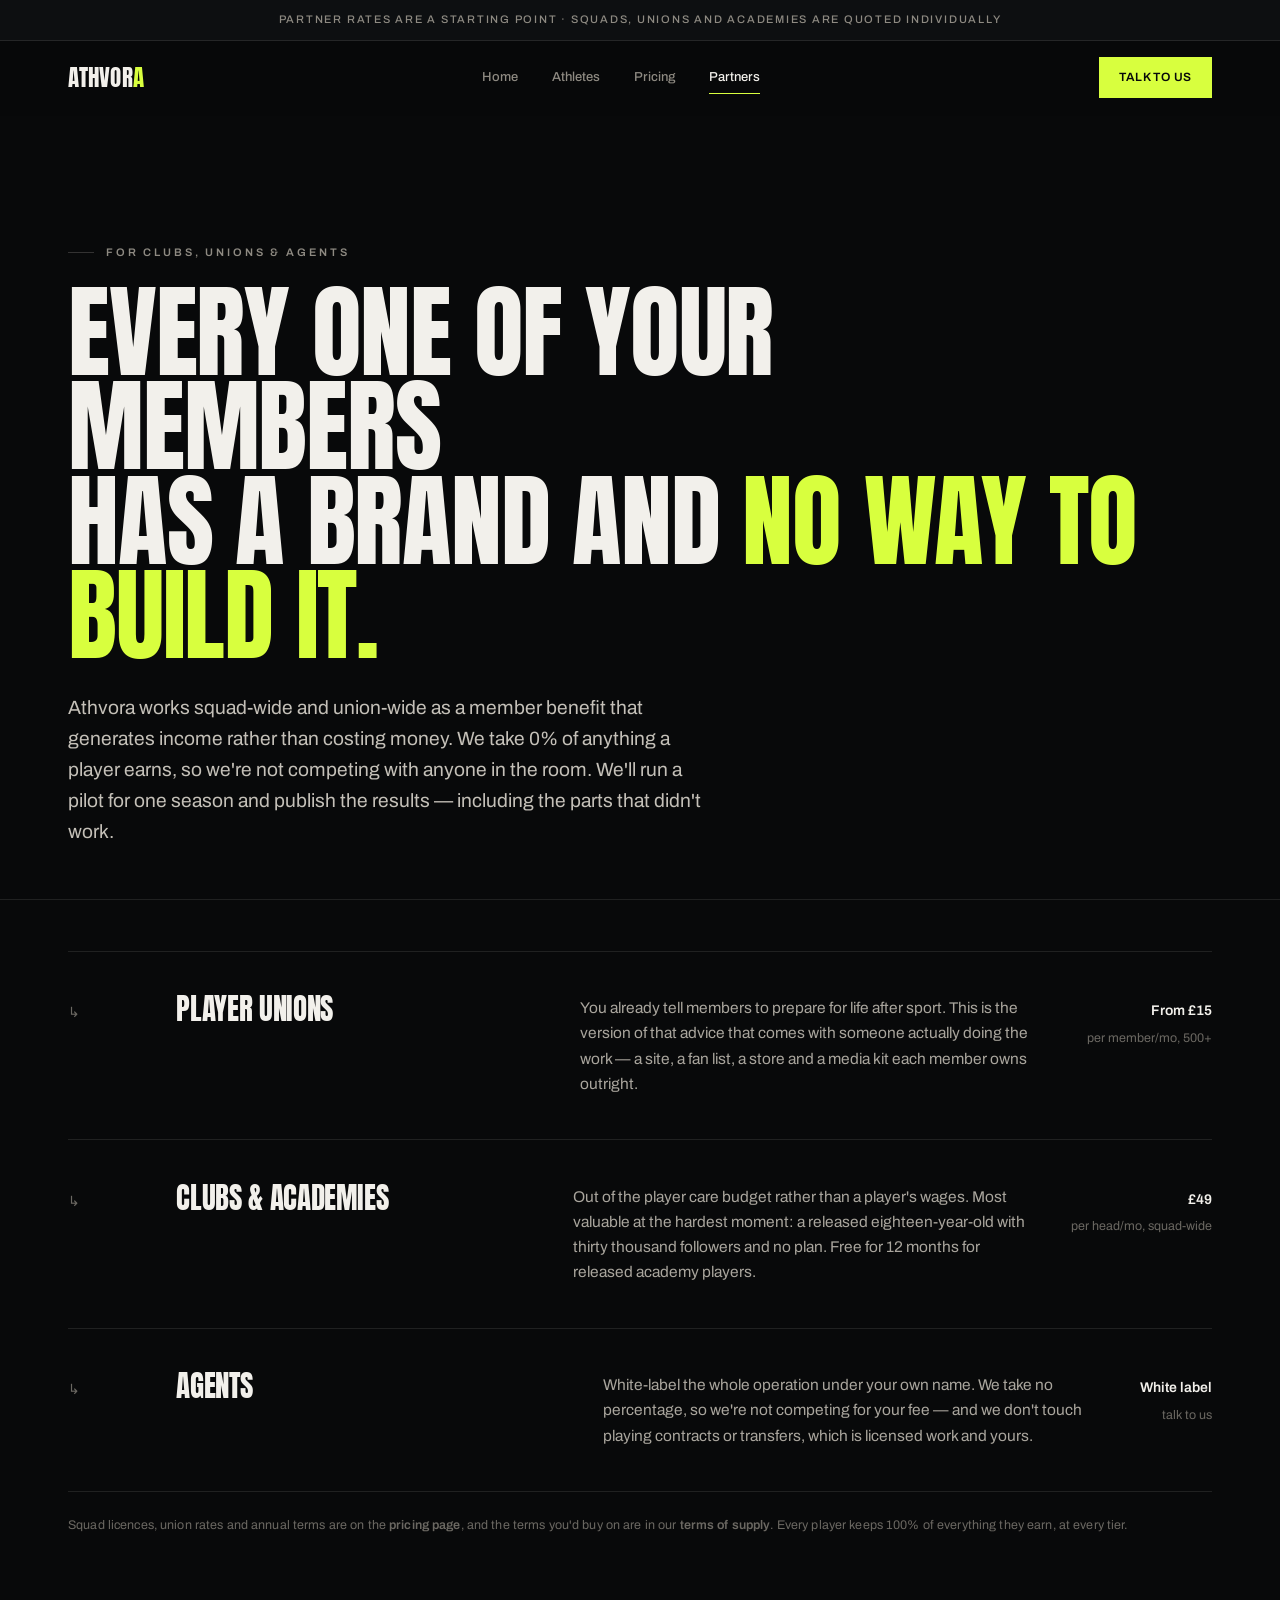
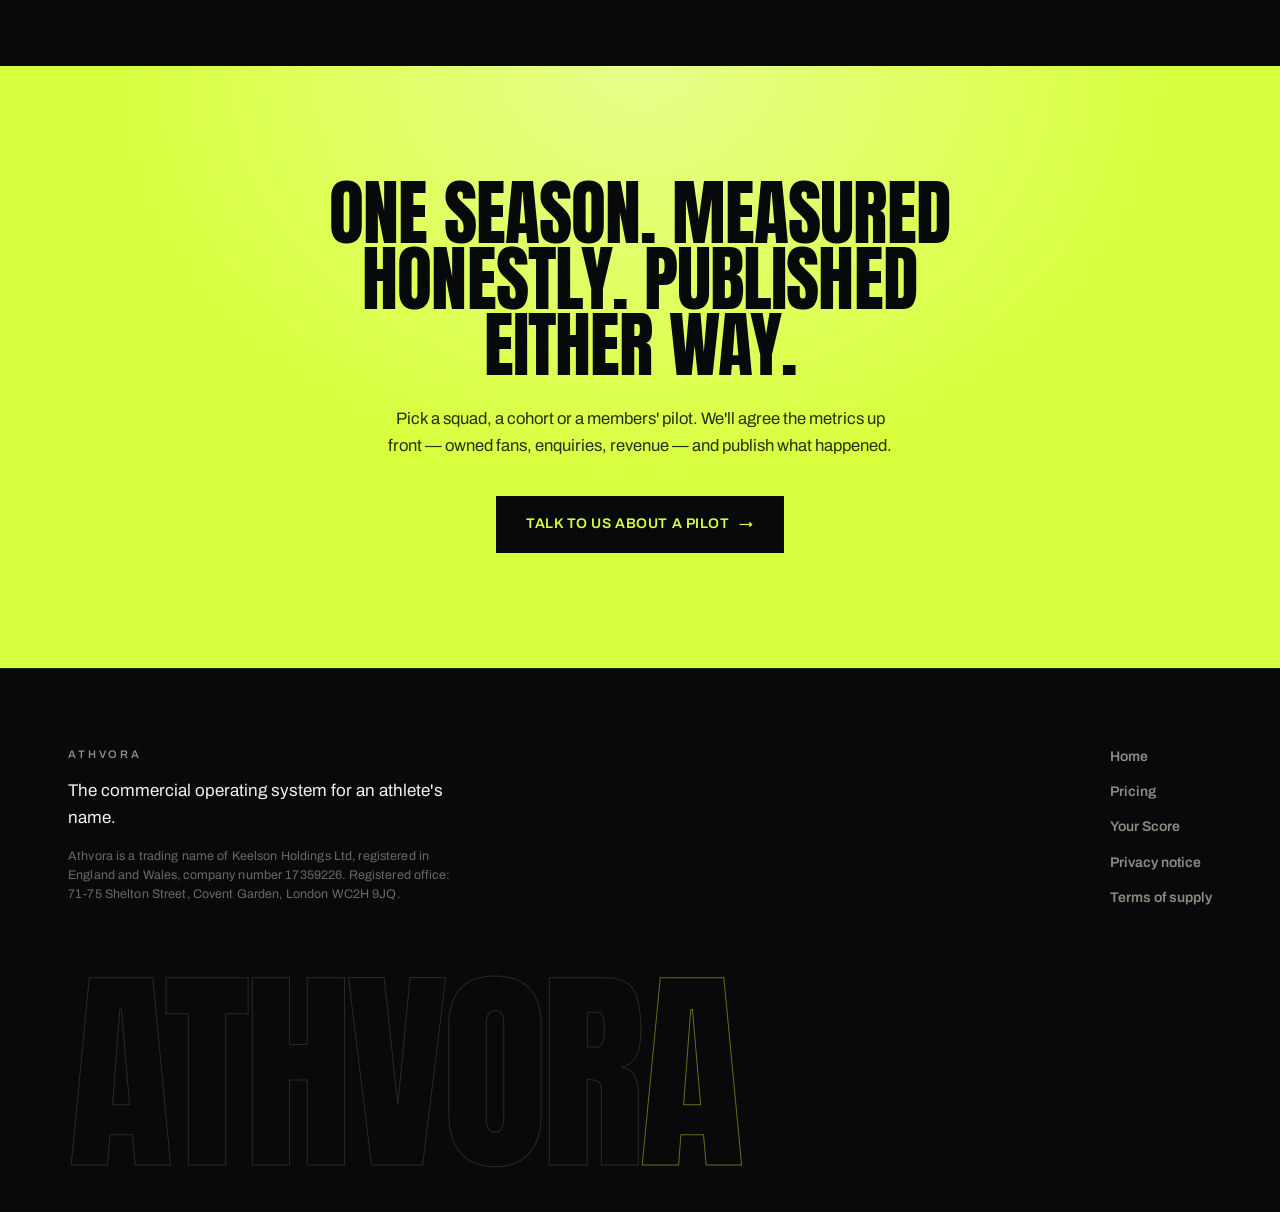
<file: partners.html>
<!DOCTYPE html>
<html lang="en">
<head>
<meta charset="utf-8">
<meta name="viewport" content="width=device-width, initial-scale=1">
<title>For clubs, unions &amp; agents — Athvora</title>
<meta name="description" content="Athvora squad-wide and union-wide: a member benefit that generates income rather than costing money. White label for agents. 0% of anything a player earns.">
<meta name="theme-color" content="#08090A">
<link rel="canonical" href="https://www.athvora.co.uk/partners">
<link rel="preconnect" href="https://fonts.googleapis.com">
<link rel="preconnect" href="https://fonts.gstatic.com" crossorigin>
<link href="https://fonts.googleapis.com/css2?family=Anton&family=Archivo:wght@400;500;600&family=Instrument+Serif:ital@1&display=swap" rel="stylesheet">
<link rel="stylesheet" href="assets/img.css">
<link rel="stylesheet" href="assets/style.css">
</head>
<body>

<div class="demobar">Partner rates are a starting point · squads, unions and academies are quoted individually</div>

<nav class="nav">
  <div class="wrap nav-in">
    <a class="mark" href="/">ATHVOR<i>A</i></a>
    <div class="nav-links">
      <a href="/">Home</a>
      <a href="/demo">Athletes</a>
      <a href="/pricing">Pricing</a>
      <a href="/partners" class="on">Partners</a>
    </div>
    <a class="nav-cta" href="mailto:hello@athvora.co.uk?subject=Partner%20enquiry">Talk to us</a>
  </div>
</nav>

<header class="sec" style="padding-bottom:clamp(40px,4vw,56px)">
  <div class="wrap">
    <p class="eyebrow" style="margin-bottom:24px">For clubs, unions &amp; agents</p>
    <h1 data-lines style="max-width:22ch">
      <span class="mline"><span>Every one of your members</span></span>
      <span class="mline"><span>has a brand and <em class="lime" style="font-style:normal">no way to build it.</em></span></span>
    </h1>
    <p class="lede" data-rv="0.4" style="margin-top:30px">
      Athvora works squad-wide and union-wide as a member benefit that generates income rather
      than costing money. We take 0% of anything a player earns, so we're not competing with
      anyone in the room. We'll run a pilot for one season and publish the results — including
      the parts that didn't work.
    </p>
  </div>
</header>

<section class="sec" style="padding-top:clamp(40px,4vw,56px)">
  <div class="wrap">
    <div class="mods">
      <div class="mod" data-rv>
        <div class="mod-n">↳</div>
        <h3>Player unions</h3>
        <p class="mod-d">You already tell members to prepare for life after sport. This is the version of that advice that comes with someone actually doing the work — a site, a fan list, a store and a media kit each member owns outright.</p>
        <p class="mod-p">From £15<span>per member/mo, 500+</span></p>
      </div>
      <div class="mod" data-rv="0.06">
        <div class="mod-n">↳</div>
        <h3>Clubs &amp; academies</h3>
        <p class="mod-d">Out of the player care budget rather than a player's wages. Most valuable at the hardest moment: a released eighteen-year-old with thirty thousand followers and no plan. Free for 12 months for released academy players.</p>
        <p class="mod-p">£49<span>per head/mo, squad-wide</span></p>
      </div>
      <div class="mod" data-rv="0.12">
        <div class="mod-n">↳</div>
        <h3>Agents</h3>
        <p class="mod-d">White-label the whole operation under your own name. We take no percentage, so we're not competing for your fee — and we don't touch playing contracts or transfers, which is licensed work and yours.</p>
        <p class="mod-p">White label<span>talk to us</span></p>
      </div>
    </div>
    <p class="tiny" data-rv style="margin-top:24px">Squad licences, union rates and annual terms are on the <a href="/pricing" class="tl">pricing page</a>, and the terms you'd buy on are in our <a href="/terms" class="tl">terms of supply</a>. Every player keeps 100% of everything they earn, at every tier.</p>
  </div>
</section>

<section class="cta">
  <div class="wrap">
    <h2 data-rv>One season. Measured honestly. Published either way.</h2>
    <p data-rv="0.06">Pick a squad, a cohort or a members' pilot. We'll agree the metrics up front — owned fans, enquiries, revenue — and publish what happened.</p>
    <a class="btn" href="mailto:hello@athvora.co.uk?subject=Partner%20pilot" data-rv="0.12"><span>Talk to us about a pilot</span><span class="arw">→</span></a>
  </div>
</section>

<footer class="foot">
  <div class="wrap">
    <div class="foot-grid">
      <div style="max-width:44ch">
        <p class="eyebrow nb" style="margin-bottom:14px">Athvora</p>
        <p style="font-size:17px">The commercial operating system for an athlete's name.</p>
        <p class="tiny" style="margin-top:16px">Athvora is a trading name of Keelson Holdings Ltd, registered in England and Wales, company number 17359226. Registered office: 71-75 Shelton Street, Covent Garden, London WC2H 9JQ.</p>
      </div>
      <div class="foot-links">
        <a href="/" class="tl">Home</a>
        <a href="/pricing" class="tl">Pricing</a>
        <a href="/check" class="tl">Your Score</a>
        <a href="/privacy" class="tl">Privacy notice</a>
        <a href="/terms" class="tl">Terms of supply</a>
      </div>
    </div>
    <div class="foot-mark">ATHVOR<i>A</i></div>
  </div>
</footer>

<script src="assets/app.js"></script>
</body>
</html>
</file>
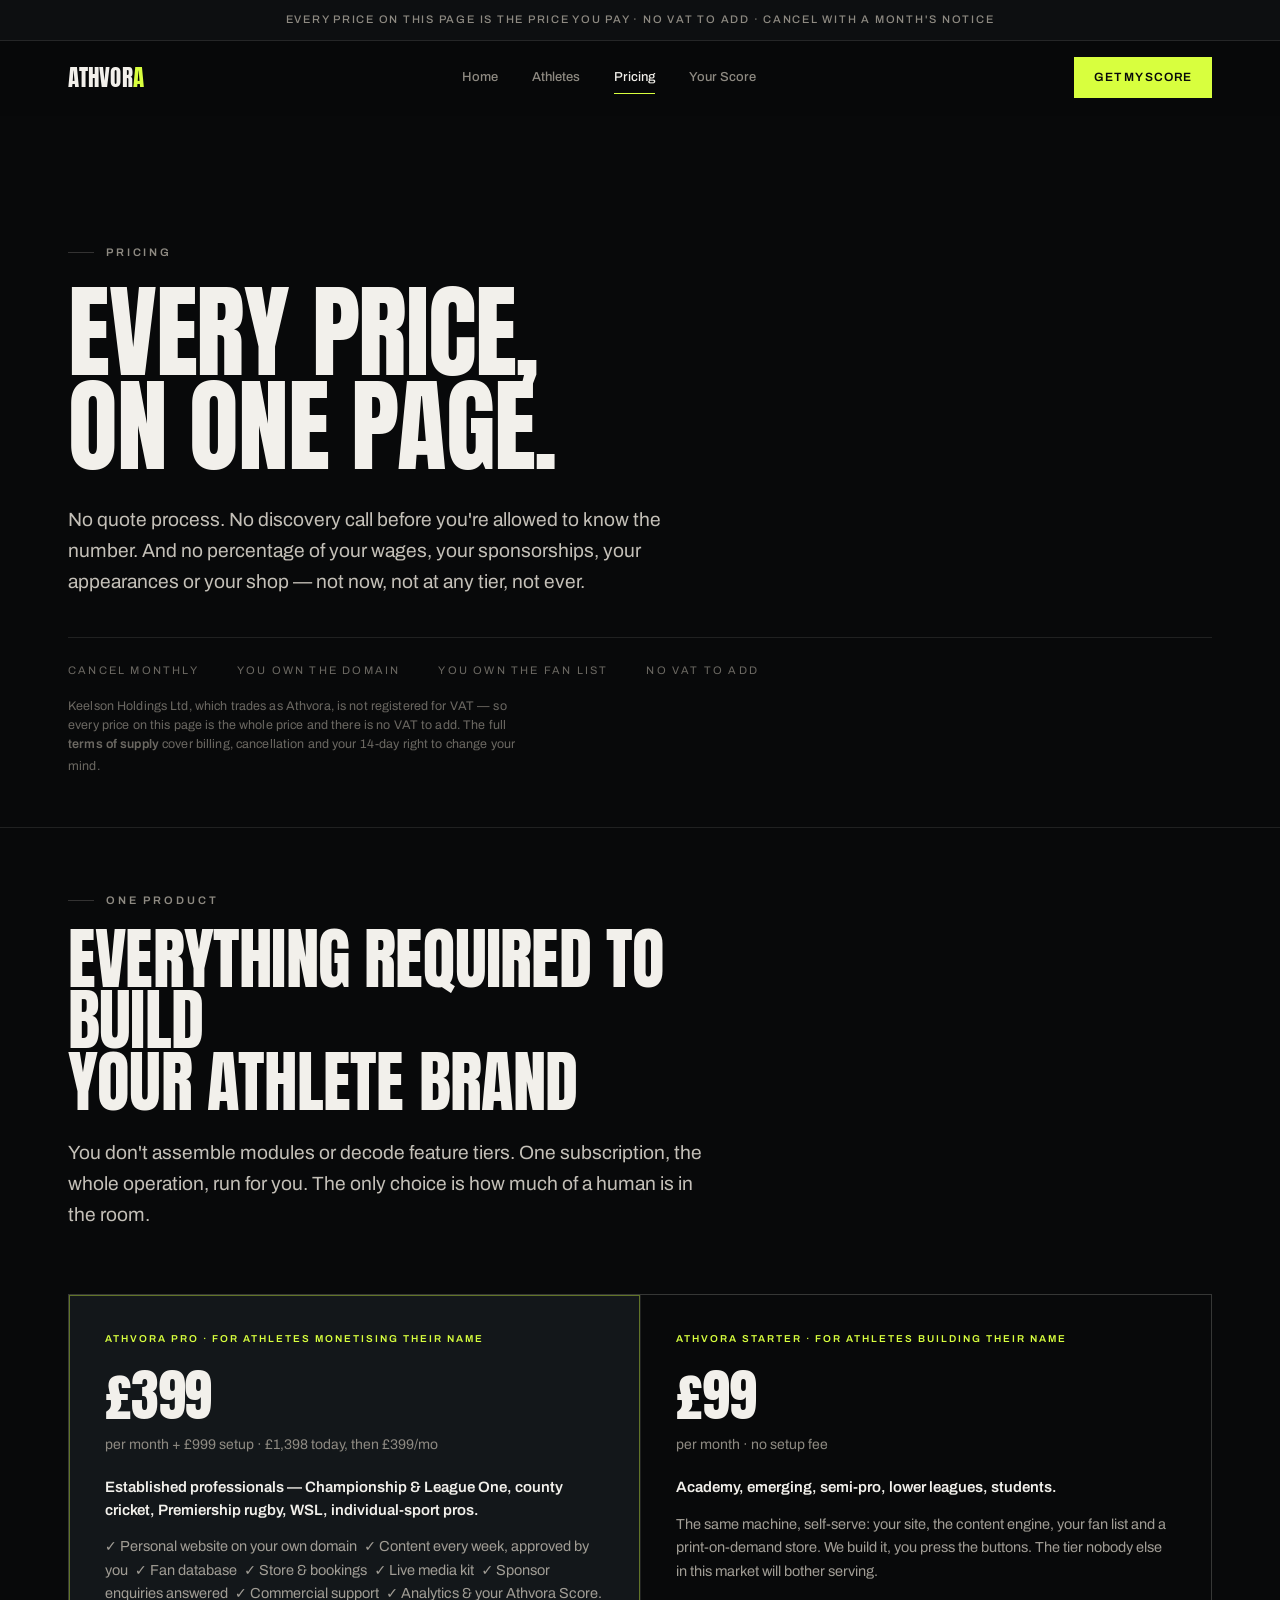
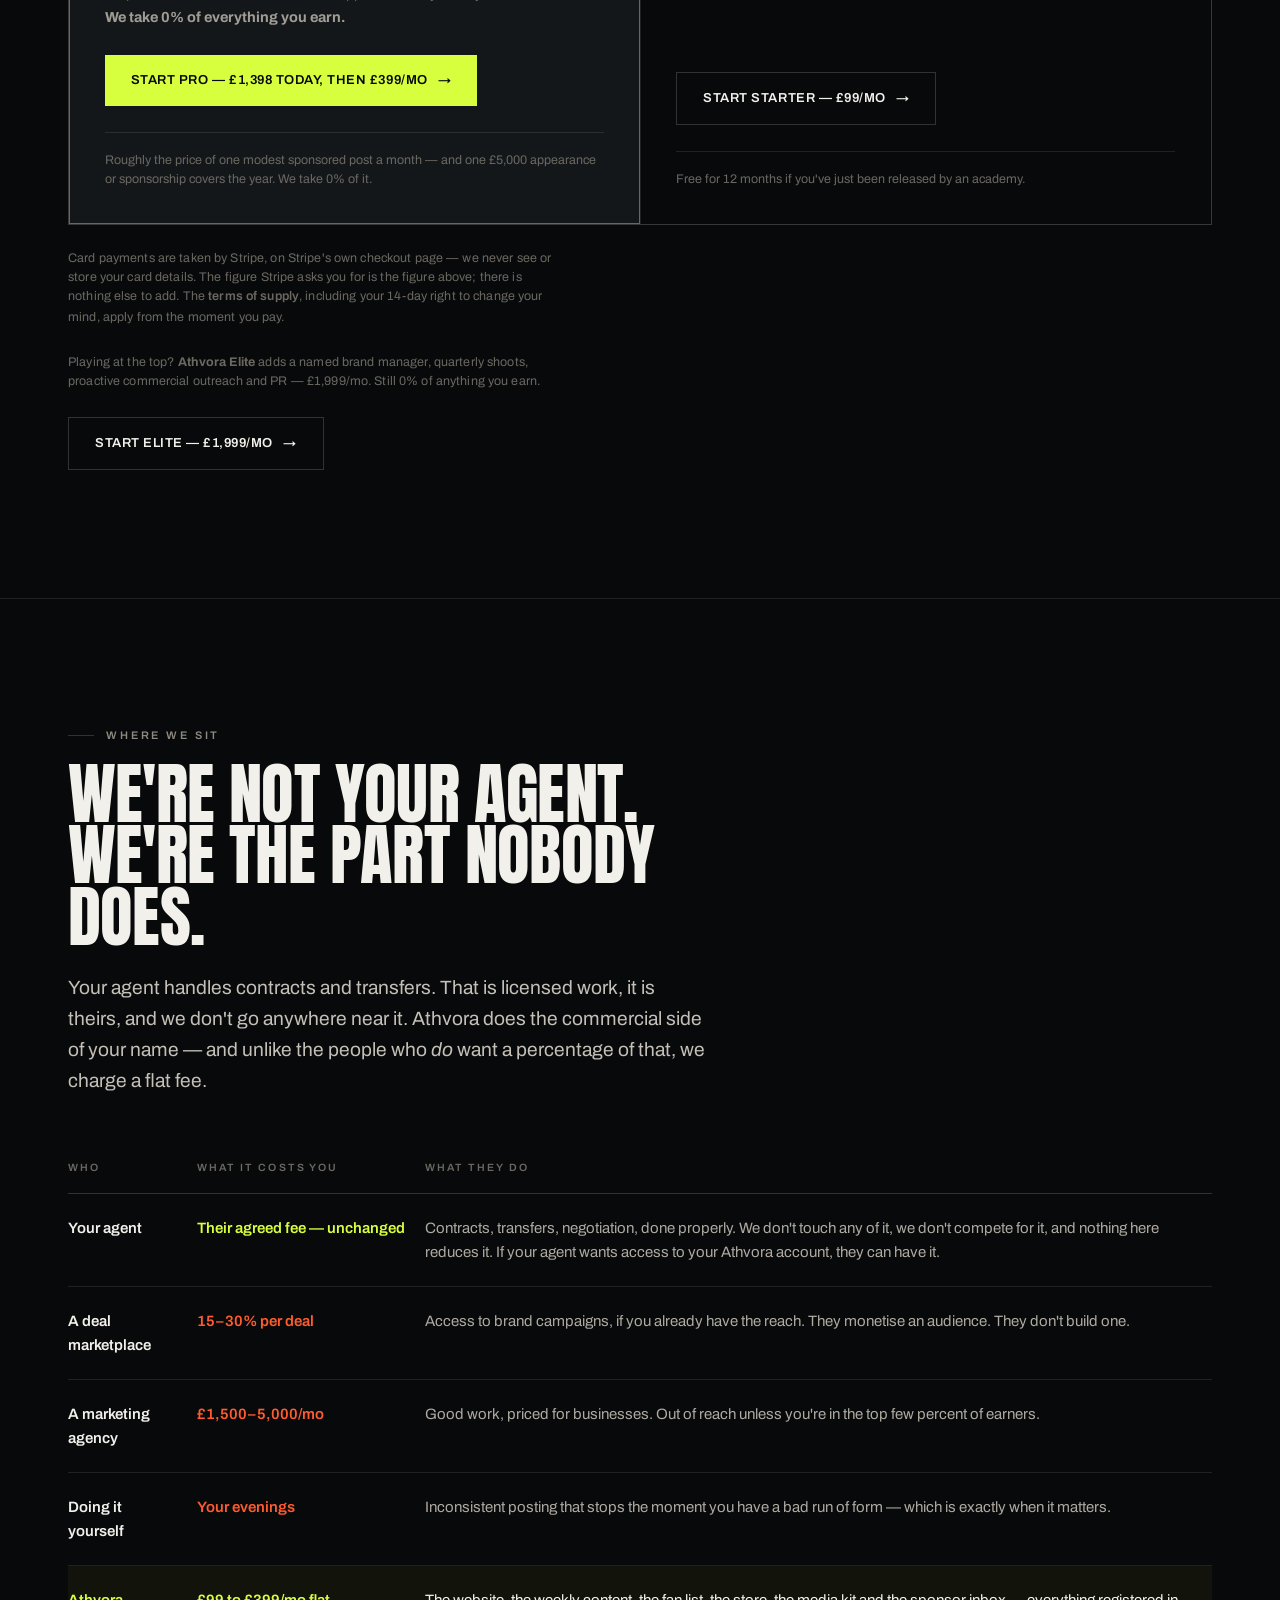
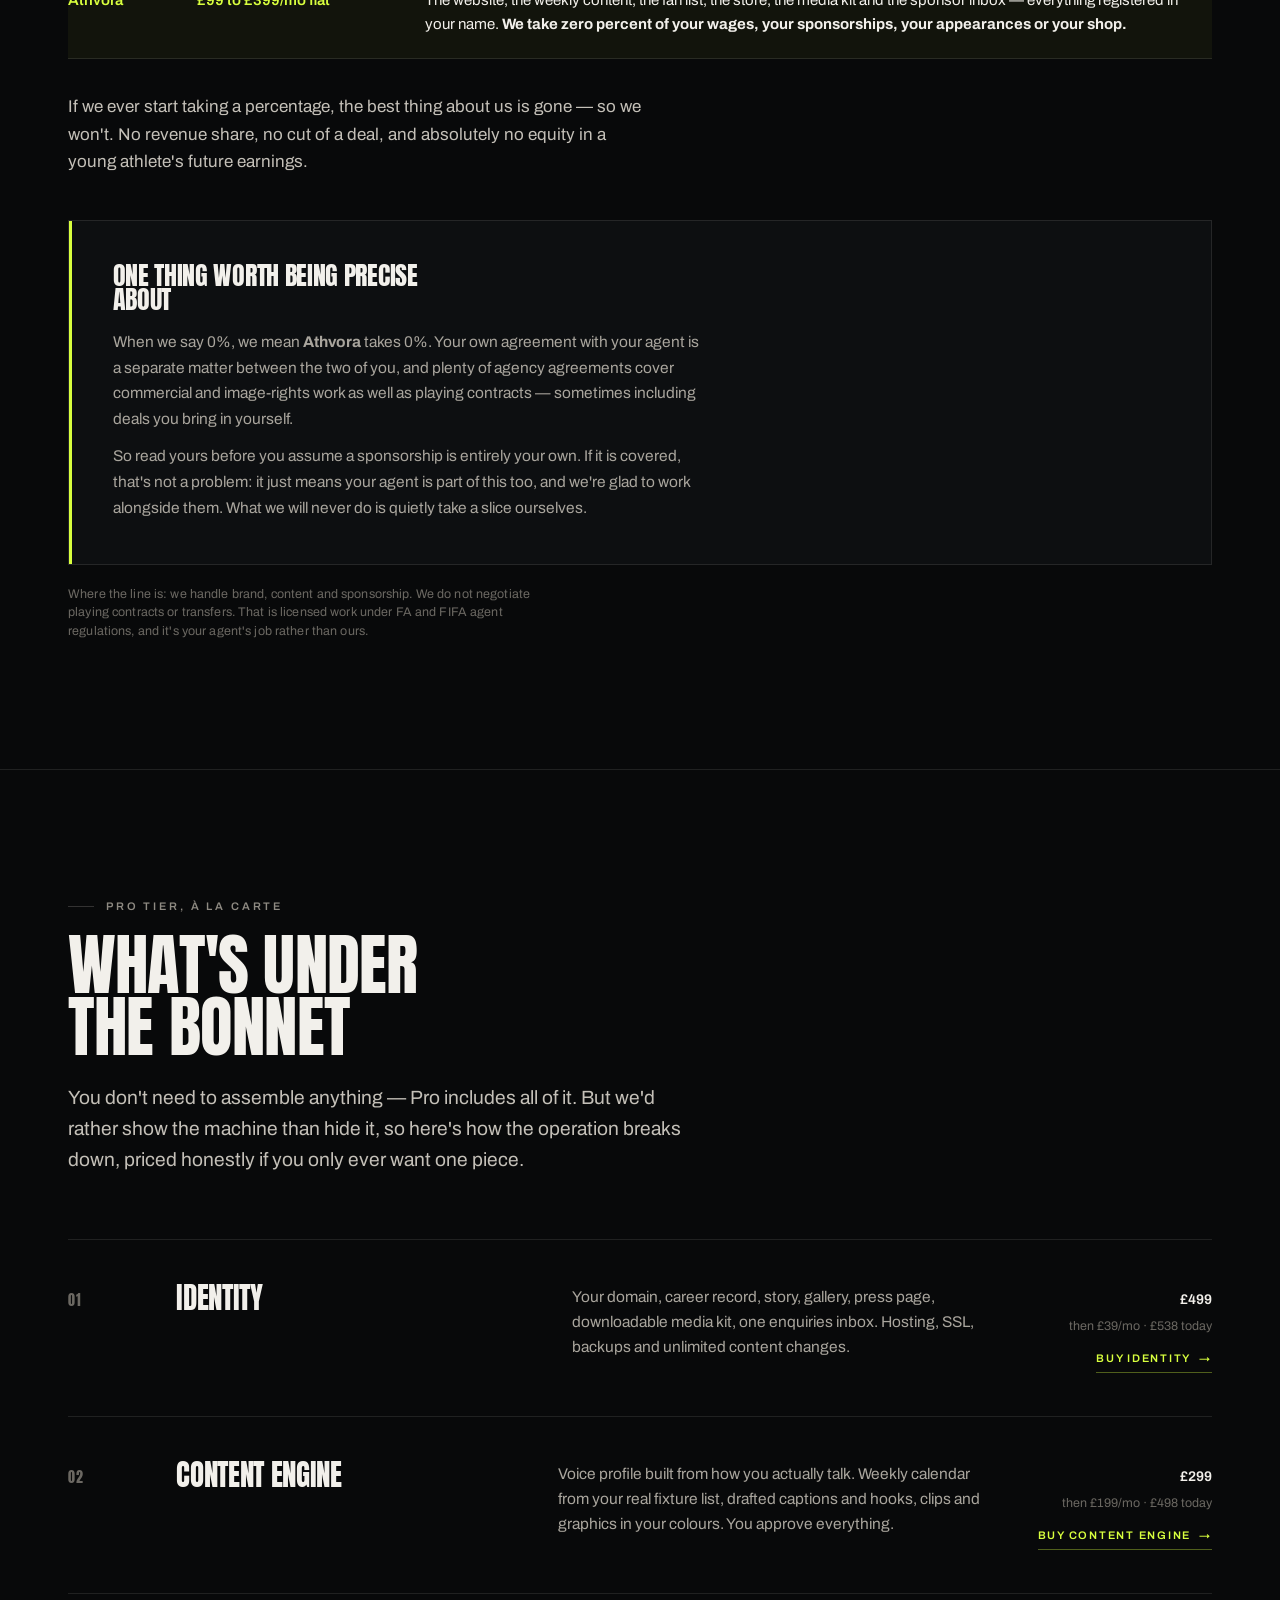
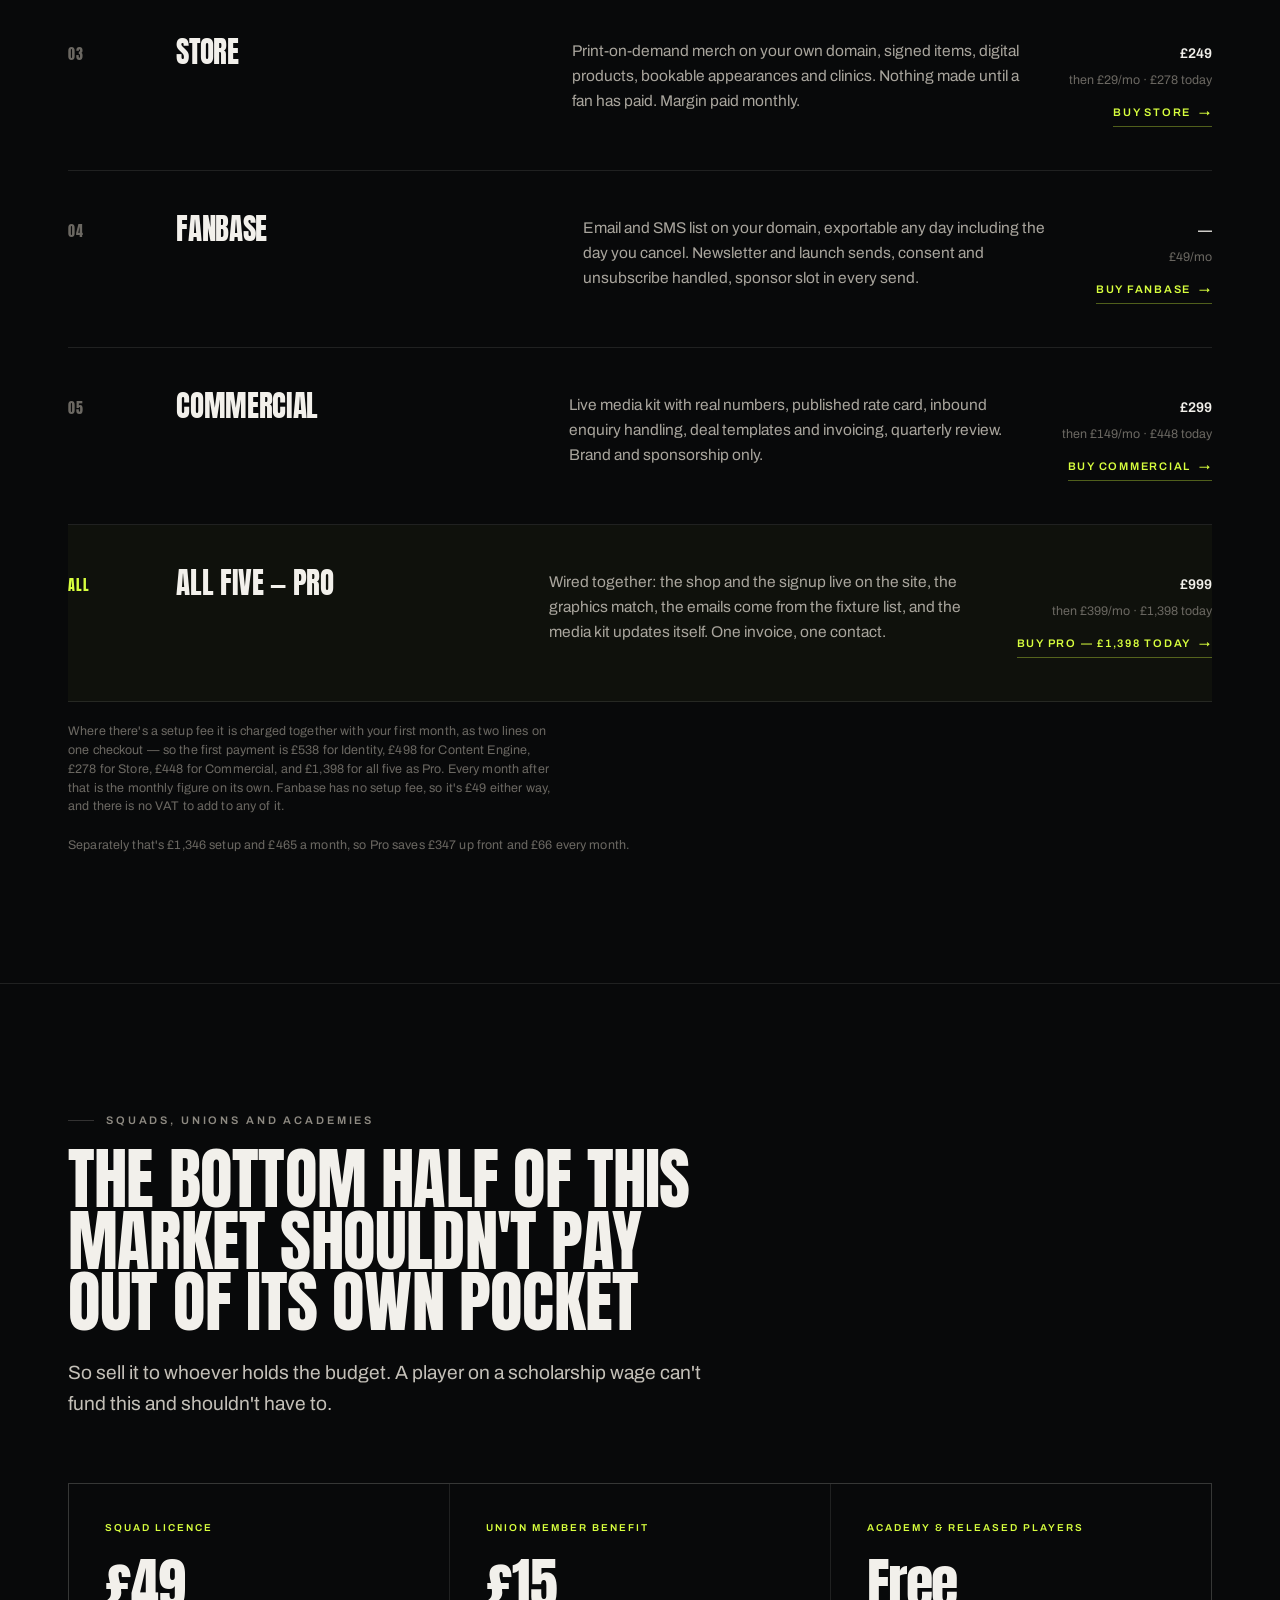
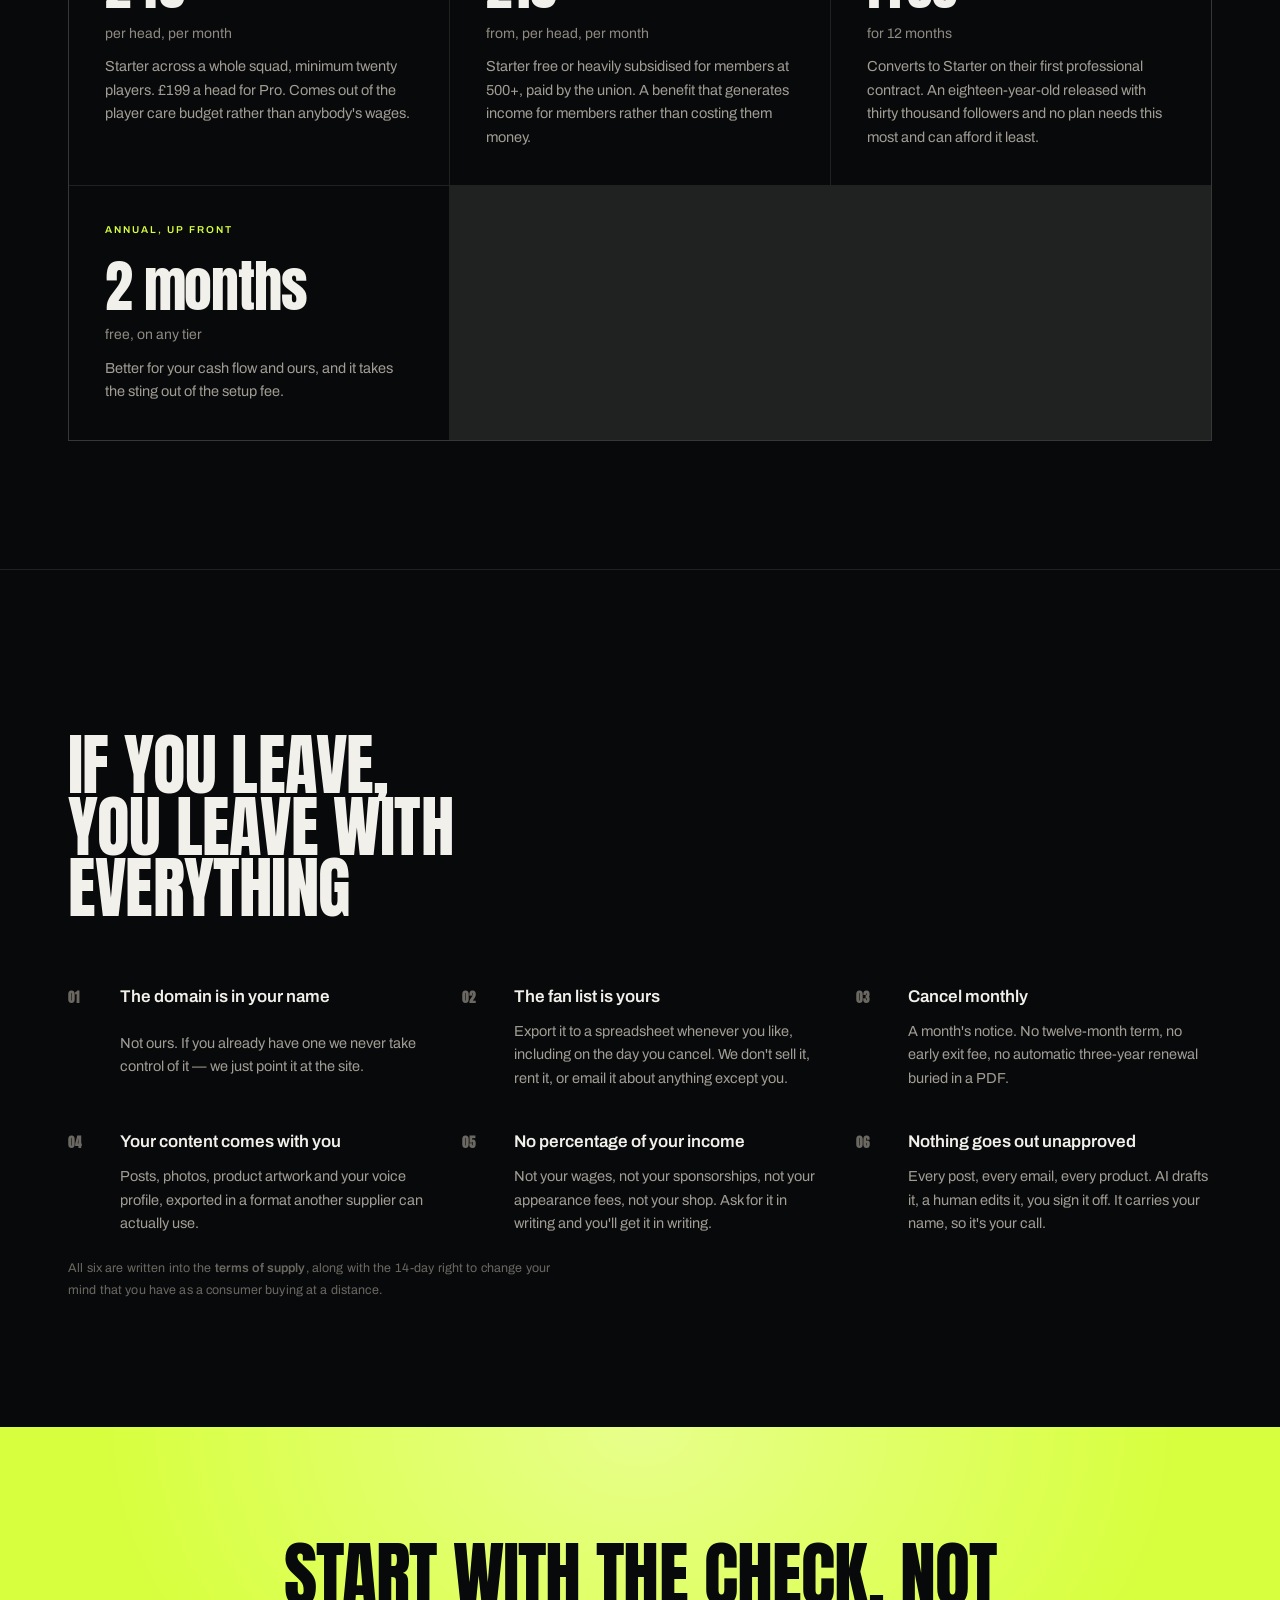
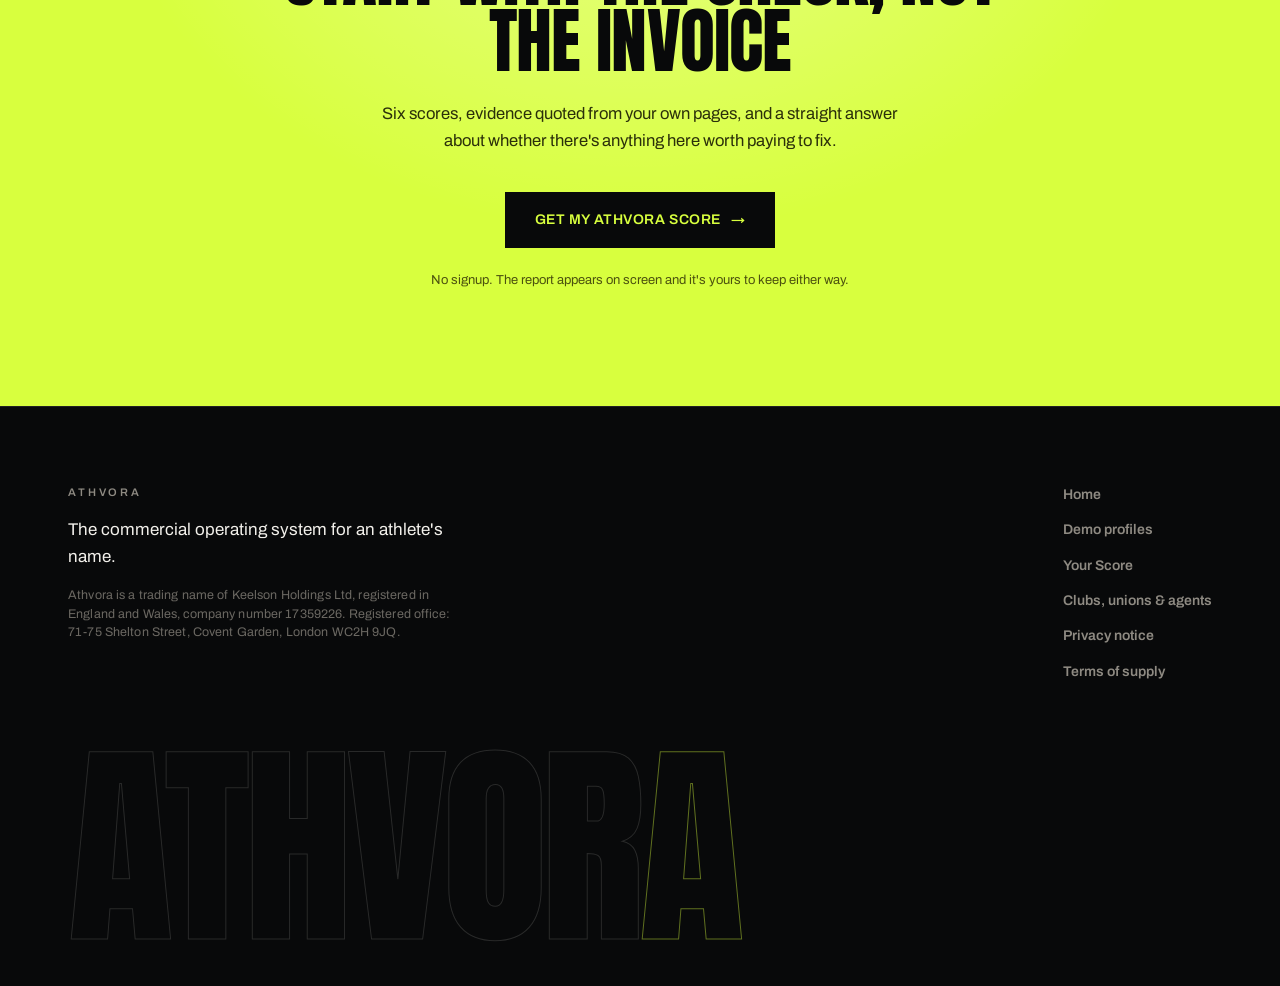
<file: pricing.html>
<!DOCTYPE html>
<html lang="en">
<head>
<meta charset="utf-8">
<meta name="viewport" content="width=device-width, initial-scale=1">
<title>Pricing — Athvora</title>
<meta name="description" content="Every price on one page. Athvora Starter £99, Athvora Pro £399. We never take a percentage of anything you earn.">
<meta name="theme-color" content="#08090A">
<link rel="preconnect" href="https://fonts.googleapis.com">
<link rel="preconnect" href="https://fonts.gstatic.com" crossorigin>
<link href="https://fonts.googleapis.com/css2?family=Anton&family=Archivo:wght@400;500;600&family=Instrument+Serif:ital@1&display=swap" rel="stylesheet">
<link rel="stylesheet" href="assets/img.css">
<link rel="stylesheet" href="assets/style.css">
</head>
<body>

<div class="demobar">Every price on this page is the price you pay · no VAT to add · cancel with a month's notice</div>

<nav class="nav">
  <div class="wrap nav-in">
    <a class="mark" href="/">ATHVOR<i>A</i></a>
    <div class="nav-links">
      <a href="/">Home</a>
      <a href="/demo">Athletes</a>
      <a href="/pricing" class="on">Pricing</a>
      <a href="/check">Your Score</a>
    </div>
    <a class="nav-cta" href="/check">Get my Score</a>
  </div>
</nav>

<header class="sec" style="padding-bottom:clamp(40px,4vw,56px)">
  <div class="wrap">
    <p class="eyebrow" style="margin-bottom:24px">Pricing</p>
    <h1 data-lines style="max-width:16ch">
      <span class="mline"><span>Every price,</span></span>
      <span class="mline"><span>on one page.</span></span>
    </h1>
    <p class="lede" data-rv="0.4" style="margin-top:30px">
      No quote process. No discovery call before you're allowed to know the number. And no
      percentage of your wages, your sponsorships, your appearances or your shop — not now,
      not at any tier, not ever.
    </p>
    <div class="hero-foot" data-rv="0.5">
      <p>Cancel monthly</p><p>You own the domain</p><p>You own the fan list</p><p>No VAT to add</p>
    </div>
    <p class="tiny" data-rv="0.55" style="margin-top:18px;max-width:64ch">Keelson Holdings Ltd, which trades as Athvora, is not registered for VAT — so every price on this page is the whole price and there is no VAT to add. The full <a href="/terms" class="tl">terms of supply</a> cover billing, cancellation and your 14-day right to change your mind.</p>
  </div>
</header>

<section class="sec" id="tiers" style="padding-top:clamp(48px,5vw,72px)">
  <div class="wrap">
    <div class="shead">
      <p class="eyebrow" data-rv>One product</p>
      <h2 data-rv="0.06">Everything required to build<br>your athlete brand</h2>
      <p class="lede" data-rv="0.12">You don't assemble modules or decode feature tiers. One subscription, the whole operation, run for you. The only choice is how much of a human is in the room.</p>
    </div>

    <div class="tiers">
      <div class="tier feat" data-rv>
        <p class="tier-tag">Athvora Pro · for athletes monetising their name</p>
        <p class="tier-pr">£399<em>per month + £999 setup · £1,398 today, then £399/mo</em></p>
        <p class="tier-who">Established professionals — Championship &amp; League One, county cricket, Premiership rugby, WSL, individual-sport pros.</p>
        <p class="tier-b">✓ Personal website on your own domain&ensp;✓ Content every week, approved by you&ensp;✓ Fan database&ensp;✓ Store &amp; bookings&ensp;✓ Live media kit&ensp;✓ Sponsor enquiries answered&ensp;✓ Commercial support&ensp;✓ Analytics &amp; your Athvora Score. <strong>We take 0% of everything you earn.</strong></p>
        <div class="tier-cta">
          <a class="btn" href="mailto:hello@athvora.co.uk?subject=Athvora%20Pro" data-buy="pro" data-buy-label="Start Pro — £1,398 today, then £399/mo"><span>Ask about Pro</span><span class="arw">→</span></a>
        </div>
        <p class="tier-note">Roughly the price of one modest sponsored post a month — and one £5,000 appearance or sponsorship covers the year. We take 0% of it.</p>
      </div>
      <div class="tier" data-rv="0.08">
        <p class="tier-tag">Athvora Starter · for athletes building their name</p>
        <p class="tier-pr">£99<em>per month · no setup fee</em></p>
        <p class="tier-who">Academy, emerging, semi-pro, lower leagues, students.</p>
        <p class="tier-b">The same machine, self-serve: your site, the content engine, your fan list and a print-on-demand store. We build it, you press the buttons. The tier nobody else in this market will bother serving.</p>
        <div class="tier-cta">
          <a class="ghost" href="mailto:hello@athvora.co.uk?subject=Athvora%20Starter" data-buy="starter" data-buy-label="Start Starter — £99/mo"><span>Ask about Starter</span><span class="arw">→</span></a>
        </div>
        <p class="tier-note">Free for 12 months if you've just been released by an academy.</p>
      </div>
    </div>
    <p class="tiny hidden" data-buy-live="starter pro" style="margin-top:24px;max-width:70ch">Card payments are taken by Stripe, on Stripe's own checkout page — we never see or store your card details. The figure Stripe asks you for is the figure above; there is nothing else to add. The <a href="/terms" class="tl">terms of supply</a>, including your 14-day right to change your mind, apply from the moment you pay.</p>
    <p class="tiny" data-rv style="margin-top:26px;max-width:70ch">Playing at the top? <strong>Athvora Elite</strong> adds a named brand manager, quarterly shoots, proactive commercial outreach and PR — £1,999/mo. Still 0% of anything you earn.</p>
    <div class="tier-cta" data-rv="0.06">
      <a class="ghost" href="mailto:hello@athvora.co.uk?subject=Athvora%20Elite" data-buy="elite" data-buy-label="Start Elite — £1,999/mo"><span>Ask about Elite</span><span class="arw">→</span></a>
    </div>
  </div>
</section>

<section class="sec">
  <div class="wrap">
    <div class="shead">
      <p class="eyebrow" data-rv>Where we sit</p>
      <h2 data-rv="0.06">We're not your agent.<br>We're the part nobody does.</h2>
      <p class="lede" data-rv="0.12">Your agent handles contracts and transfers. That is licensed work, it is theirs, and we don't go anywhere near it. Athvora does the commercial side of your name — and unlike the people who <em>do</em> want a percentage of that, we charge a flat fee.</p>
    </div>
    <div data-rv style="overflow-x:auto">
      <table class="tbl">
        <thead><tr><th>Who</th><th>What it costs you</th><th>What they do</th></tr></thead>
        <tbody>
          <tr><td>Your agent</td><td><span class="keep">Their agreed fee — unchanged</span></td><td>Contracts, transfers, negotiation, done properly. We don't touch any of it, we don't compete for it, and nothing here reduces it. If your agent wants access to your Athvora account, they can have it.</td></tr>
          <tr><td>A deal marketplace</td><td><span class="cut">15–30% per deal</span></td><td>Access to brand campaigns, if you already have the reach. They monetise an audience. They don't build one.</td></tr>
          <tr><td>A marketing agency</td><td><span class="cut">£1,500–5,000/mo</span></td><td>Good work, priced for businesses. Out of reach unless you're in the top few percent of earners.</td></tr>
          <tr><td>Doing it yourself</td><td><span class="cut">Your evenings</span></td><td>Inconsistent posting that stops the moment you have a bad run of form — which is exactly when it matters.</td></tr>
          <tr class="us"><td>Athvora</td><td><span class="keep">£99 to £399/mo flat</span></td><td>The website, the weekly content, the fan list, the store, the media kit and the sponsor inbox — everything registered in your name. <strong>We take zero percent of your wages, your sponsorships, your appearances or your shop.</strong></td></tr>
        </tbody>
      </table>
    </div>
    <p class="lede" data-rv style="margin-top:34px;font-size:17px">If we ever start taking a percentage, the best thing about us is gone — so we won't. No revenue share, no cut of a deal, and absolutely no equity in a young athlete's future earnings.</p>
    <div class="qbox" data-rv style="margin-top:clamp(32px,3.5vw,44px)">
      <h3>One thing worth being precise about</h3>
      <p>When we say 0%, we mean <strong>Athvora</strong> takes 0%. Your own agreement with your agent is a separate matter between the two of you, and plenty of agency agreements cover commercial and image-rights work as well as playing contracts — sometimes including deals you bring in yourself.</p>
      <p style="margin-top:12px">So read yours before you assume a sponsorship is entirely your own. If it is covered, that's not a problem: it just means your agent is part of this too, and we're glad to work alongside them. What we will never do is quietly take a slice ourselves.</p>
    </div>
    <p class="tiny" data-rv style="margin-top:20px;max-width:70ch">Where the line is: we handle brand, content and sponsorship. We do not negotiate playing contracts or transfers. That is licensed work under FA and FIFA agent regulations, and it's your agent's job rather than ours.</p>
  </div>
</section>

<section class="sec">
  <div class="wrap">
    <div class="shead">
      <p class="eyebrow" data-rv>Pro tier, à la carte</p>
      <h2 data-rv="0.06">What's under<br>the bonnet</h2>
      <p class="lede" data-rv="0.12">You don't need to assemble anything — Pro includes all of it. But we'd rather show the machine than hide it, so here's how the operation breaks down, priced honestly if you only ever want one piece.</p>
    </div>
    <div class="mods">
      <div class="mod" data-rv>
        <div class="mod-n">01</div><h3>Identity</h3>
        <p class="mod-d">Your domain, career record, story, gallery, press page, downloadable media kit, one enquiries inbox. Hosting, SSL, backups and unlimited content changes.</p>
        <p class="mod-p">£499<span>then £39/mo · £538 today</span><a class="mod-buy" href="mailto:hello@athvora.co.uk?subject=Identity%20module" data-buy="identity" data-buy-label="Buy Identity"><span>Enquire</span><span class="arw">→</span></a></p>
      </div>
      <div class="mod" data-rv="0.05">
        <div class="mod-n">02</div><h3>Content Engine</h3>
        <p class="mod-d">Voice profile built from how you actually talk. Weekly calendar from your real fixture list, drafted captions and hooks, clips and graphics in your colours. You approve everything.</p>
        <p class="mod-p">£299<span>then £199/mo · £498 today</span><a class="mod-buy" href="mailto:hello@athvora.co.uk?subject=Content%20Engine%20module" data-buy="content" data-buy-label="Buy Content Engine"><span>Enquire</span><span class="arw">→</span></a></p>
      </div>
      <div class="mod" data-rv="0.1">
        <div class="mod-n">03</div><h3>Store</h3>
        <p class="mod-d">Print-on-demand merch on your own domain, signed items, digital products, bookable appearances and clinics. Nothing made until a fan has paid. Margin paid monthly.</p>
        <p class="mod-p">£249<span>then £29/mo · £278 today</span><a class="mod-buy" href="mailto:hello@athvora.co.uk?subject=Store%20module" data-buy="store" data-buy-label="Buy Store"><span>Enquire</span><span class="arw">→</span></a></p>
      </div>
      <div class="mod" data-rv="0.15">
        <div class="mod-n">04</div><h3>Fanbase</h3>
        <p class="mod-d">Email and SMS list on your domain, exportable any day including the day you cancel. Newsletter and launch sends, consent and unsubscribe handled, sponsor slot in every send.</p>
        <p class="mod-p">—<span>£49/mo</span><a class="mod-buy" href="mailto:hello@athvora.co.uk?subject=Fanbase%20module" data-buy="fanbase" data-buy-label="Buy Fanbase"><span>Enquire</span><span class="arw">→</span></a></p>
      </div>
      <div class="mod" data-rv="0.2">
        <div class="mod-n">05</div><h3>Commercial</h3>
        <p class="mod-d">Live media kit with real numbers, published rate card, inbound enquiry handling, deal templates and invoicing, quarterly review. Brand and sponsorship only.</p>
        <p class="mod-p">£299<span>then £149/mo · £448 today</span><a class="mod-buy" href="mailto:hello@athvora.co.uk?subject=Commercial%20module" data-buy="commercial" data-buy-label="Buy Commercial"><span>Enquire</span><span class="arw">→</span></a></p>
      </div>
      <div class="mod" data-rv="0.25" style="background:rgba(216,255,62,.03)">
        <div class="mod-n" style="color:var(--lime)">ALL</div><h3>All five — Pro</h3>
        <p class="mod-d">Wired together: the shop and the signup live on the site, the graphics match, the emails come from the fixture list, and the media kit updates itself. One invoice, one contact.</p>
        <p class="mod-p">£999<span>then £399/mo · £1,398 today</span><a class="mod-buy" href="mailto:hello@athvora.co.uk?subject=Athvora%20Pro" data-buy="pro" data-buy-label="Buy Pro — £1,398 today"><span>Enquire</span><span class="arw">→</span></a></p>
      </div>
    </div>
    <p class="tiny" data-rv style="margin-top:20px;max-width:70ch">Where there's a setup fee it is charged together with your first month, as two lines on one checkout — so the first payment is £538 for Identity, £498 for Content Engine, £278 for Store, £448 for Commercial, and £1,398 for all five as Pro. Every month after that is the monthly figure on its own. Fanbase has no setup fee, so it's £49 either way, and there is no VAT to add to any of it.</p>
    <p class="tiny" data-rv style="margin-top:20px">Separately that's £1,346 setup and £465 a month, so Pro saves £347 up front and £66 every month.</p>
  </div>
</section>

<section class="sec">
  <div class="wrap">
    <div class="shead">
      <p class="eyebrow" data-rv>Squads, unions and academies</p>
      <h2 data-rv="0.06">The bottom half of this market shouldn't pay out of its own pocket</h2>
      <p class="lede" data-rv="0.12">So sell it to whoever holds the budget. A player on a scholarship wage can't fund this and shouldn't have to.</p>
    </div>
    <div class="tiers">
      <div class="tier" data-rv>
        <p class="tier-tag">Squad licence</p>
        <p class="tier-pr">£49<em>per head, per month</em></p>
        <p class="tier-b">Starter across a whole squad, minimum twenty players. £199 a head for Pro. Comes out of the player care budget rather than anybody's wages.</p>
      </div>
      <div class="tier" data-rv="0.06">
        <p class="tier-tag">Union member benefit</p>
        <p class="tier-pr">£15<em>from, per head, per month</em></p>
        <p class="tier-b">Starter free or heavily subsidised for members at 500+, paid by the union. A benefit that generates income for members rather than costing them money.</p>
      </div>
      <div class="tier" data-rv="0.12">
        <p class="tier-tag">Academy &amp; released players</p>
        <p class="tier-pr">Free<em>for 12 months</em></p>
        <p class="tier-b">Converts to Starter on their first professional contract. An eighteen-year-old released with thirty thousand followers and no plan needs this most and can afford it least.</p>
      </div>
      <div class="tier" data-rv="0.18">
        <p class="tier-tag">Annual, up front</p>
        <p class="tier-pr">2 months<em>free, on any tier</em></p>
        <p class="tier-b">Better for your cash flow and ours, and it takes the sting out of the setup fee.</p>
      </div>
    </div>
  </div>
</section>

<section class="sec">
  <div class="wrap">
    <div class="shead">
      <p class="eyebrow" data-rv>No lock-in</p>
      <h2 data-rv="0.06">If you leave,<br>you leave with everything</h2>
    </div>
    <div class="six">
      <div class="si" data-rv><b>01</b><h4>The domain is in your name</h4><p>Not ours. If you already have one we never take control of it — we just point it at the site.</p></div>
      <div class="si" data-rv="0.04"><b>02</b><h4>The fan list is yours</h4><p>Export it to a spreadsheet whenever you like, including on the day you cancel. We don't sell it, rent it, or email it about anything except you.</p></div>
      <div class="si" data-rv="0.08"><b>03</b><h4>Cancel monthly</h4><p>A month's notice. No twelve-month term, no early exit fee, no automatic three-year renewal buried in a PDF.</p></div>
      <div class="si" data-rv="0.12"><b>04</b><h4>Your content comes with you</h4><p>Posts, photos, product artwork and your voice profile, exported in a format another supplier can actually use.</p></div>
      <div class="si" data-rv="0.16"><b>05</b><h4>No percentage of your income</h4><p>Not your wages, not your sponsorships, not your appearance fees, not your shop. Ask for it in writing and you'll get it in writing.</p></div>
      <div class="si" data-rv="0.2"><b>06</b><h4>Nothing goes out unapproved</h4><p>Every post, every email, every product. AI drafts it, a human edits it, you sign it off. It carries your name, so it's your call.</p></div>
    </div>
    <p class="tiny" data-rv style="margin-top:24px;max-width:70ch">All six are written into the <a href="/terms" class="tl">terms of supply</a>, along with the 14-day right to change your mind that you have as a consumer buying at a distance.</p>
  </div>
</section>

<section class="cta">
  <div class="wrap">
    <h2 data-rv>Start with the check, not the invoice</h2>
    <p data-rv="0.06">Six scores, evidence quoted from your own pages, and a straight answer about whether there's anything here worth paying to fix.</p>
    <a class="btn" href="/check" data-rv="0.12"><span>Get my Athvora Score</span><span class="arw">→</span></a>
    <small data-rv="0.16">No signup. The report appears on screen and it's yours to keep either way.</small>
  </div>
</section>

<footer class="foot">
  <div class="wrap">
    <div class="foot-grid">
      <div style="max-width:44ch">
        <p class="eyebrow nb" style="margin-bottom:14px">Athvora</p>
        <p style="font-size:17px">The commercial operating system for an athlete's name.</p>
        <p class="tiny" style="margin-top:16px">Athvora is a trading name of Keelson Holdings Ltd, registered in England and Wales, company number 17359226. Registered office: 71-75 Shelton Street, Covent Garden, London WC2H 9JQ.</p>
      </div>
      <div class="foot-links">
        <a href="/" class="tl">Home</a>
        <a href="/demo" class="tl">Demo profiles</a>
        <a href="/check" class="tl">Your Score</a>
        <a href="/partners" class="tl">Clubs, unions &amp; agents</a>
        <a href="/privacy" class="tl">Privacy notice</a>
        <a href="/terms" class="tl">Terms of supply</a>
      </div>
    </div>
    <div class="foot-mark">ATHVOR<i>A</i></div>
  </div>
</footer>

<script src="assets/app.js"></script>
<script src="assets/checkout.js"></script>
</body>
</html>
</file>
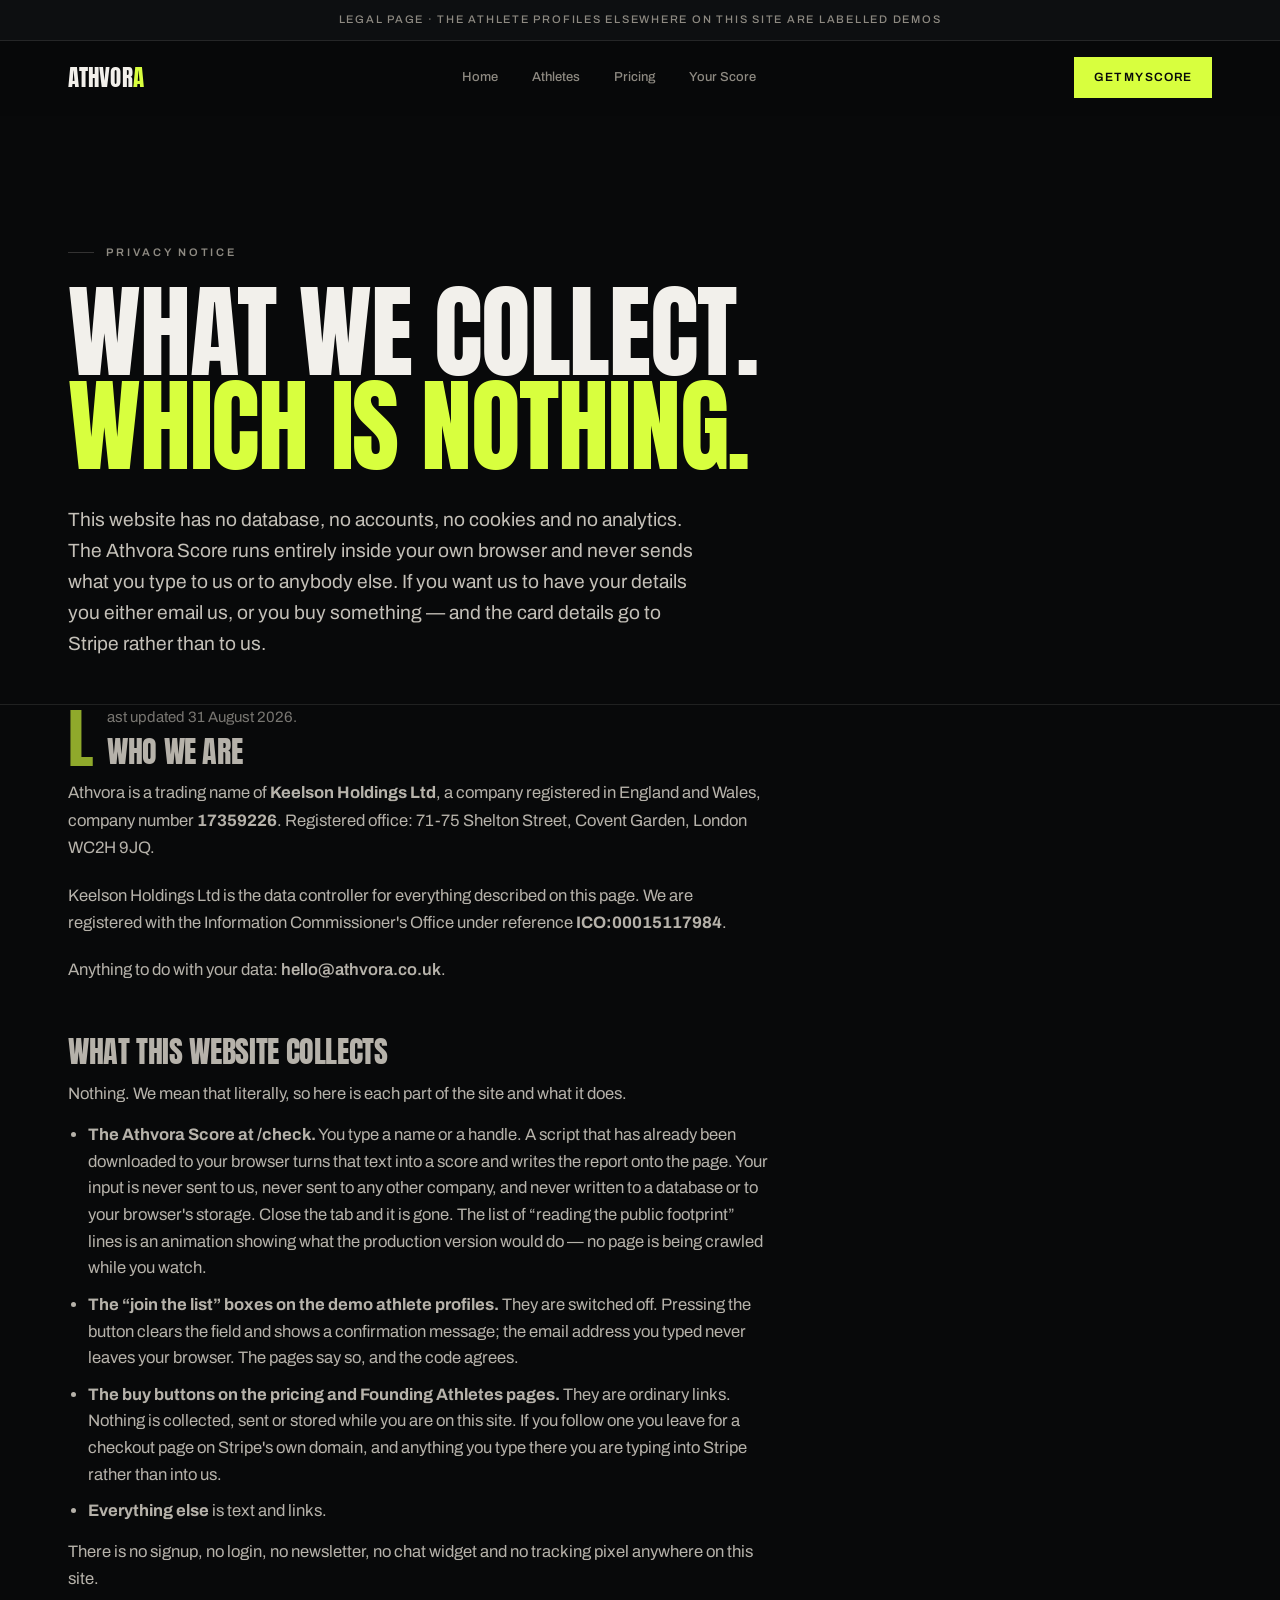
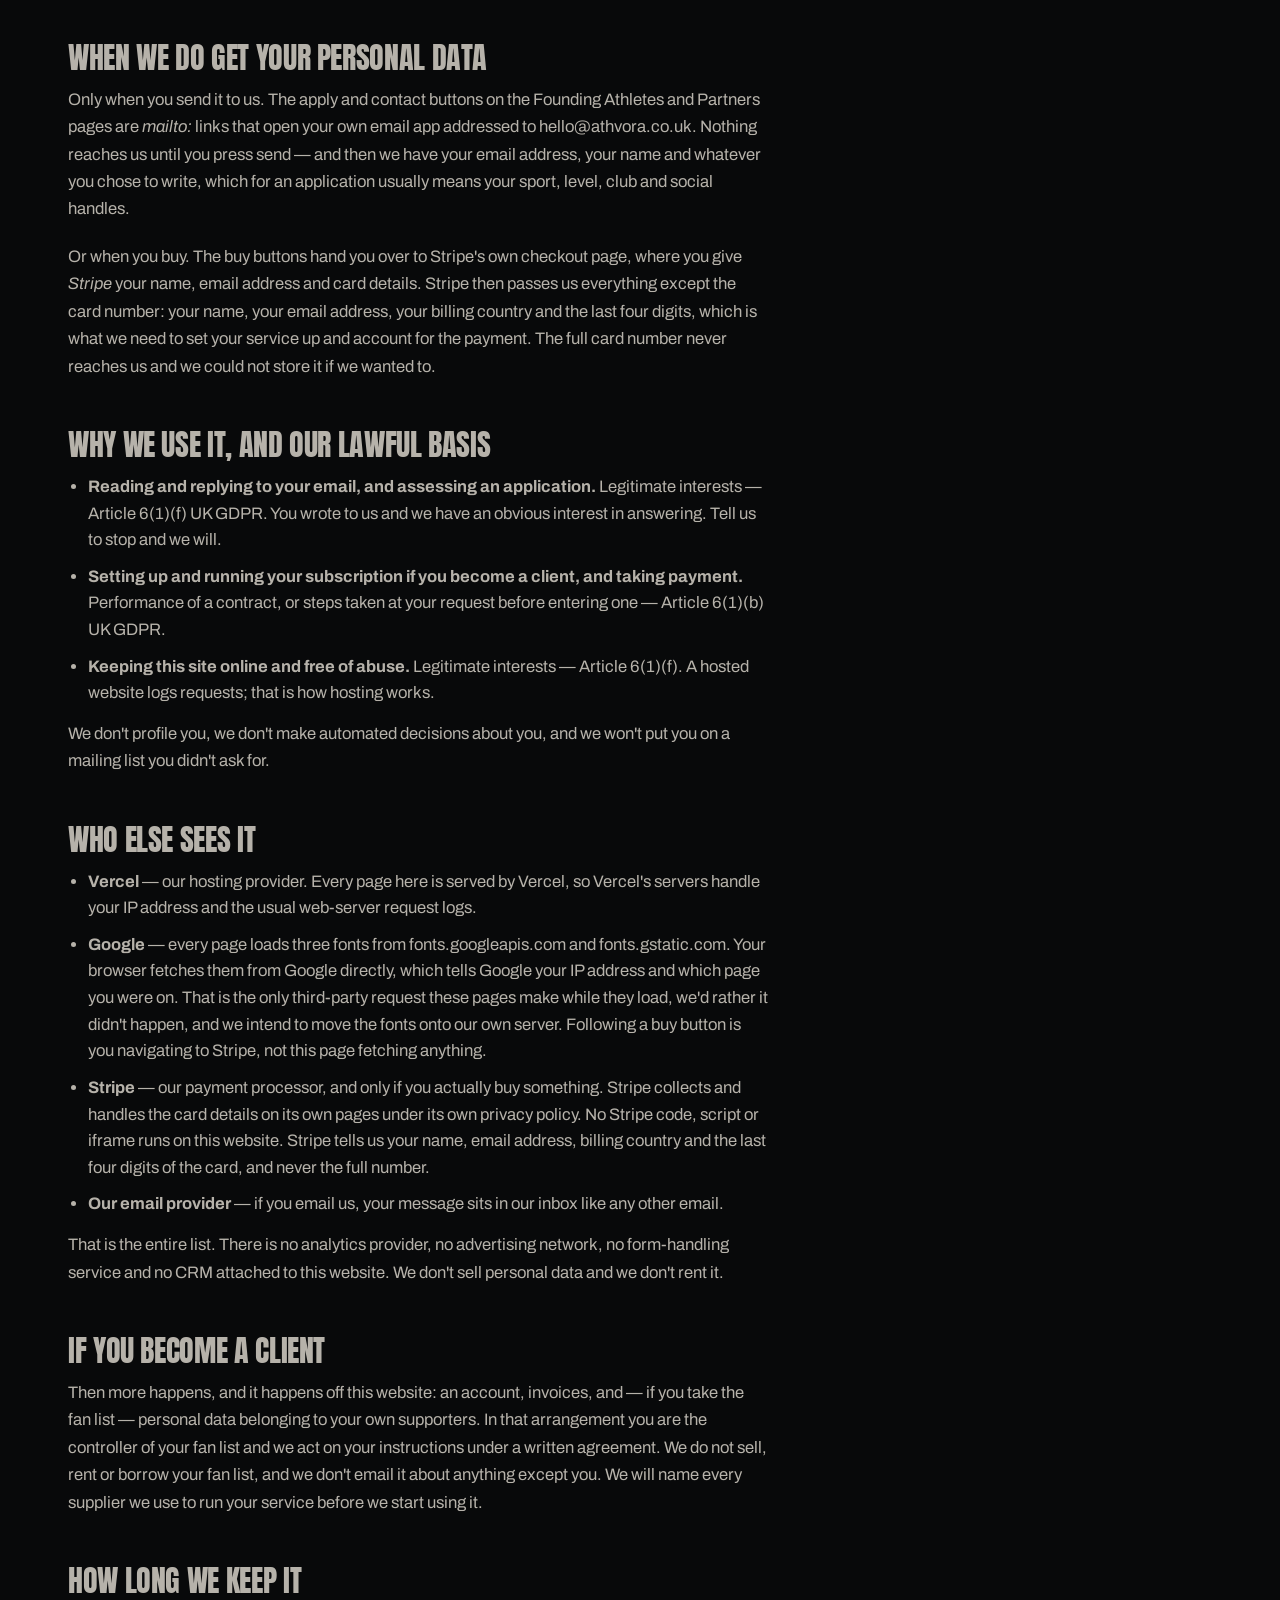
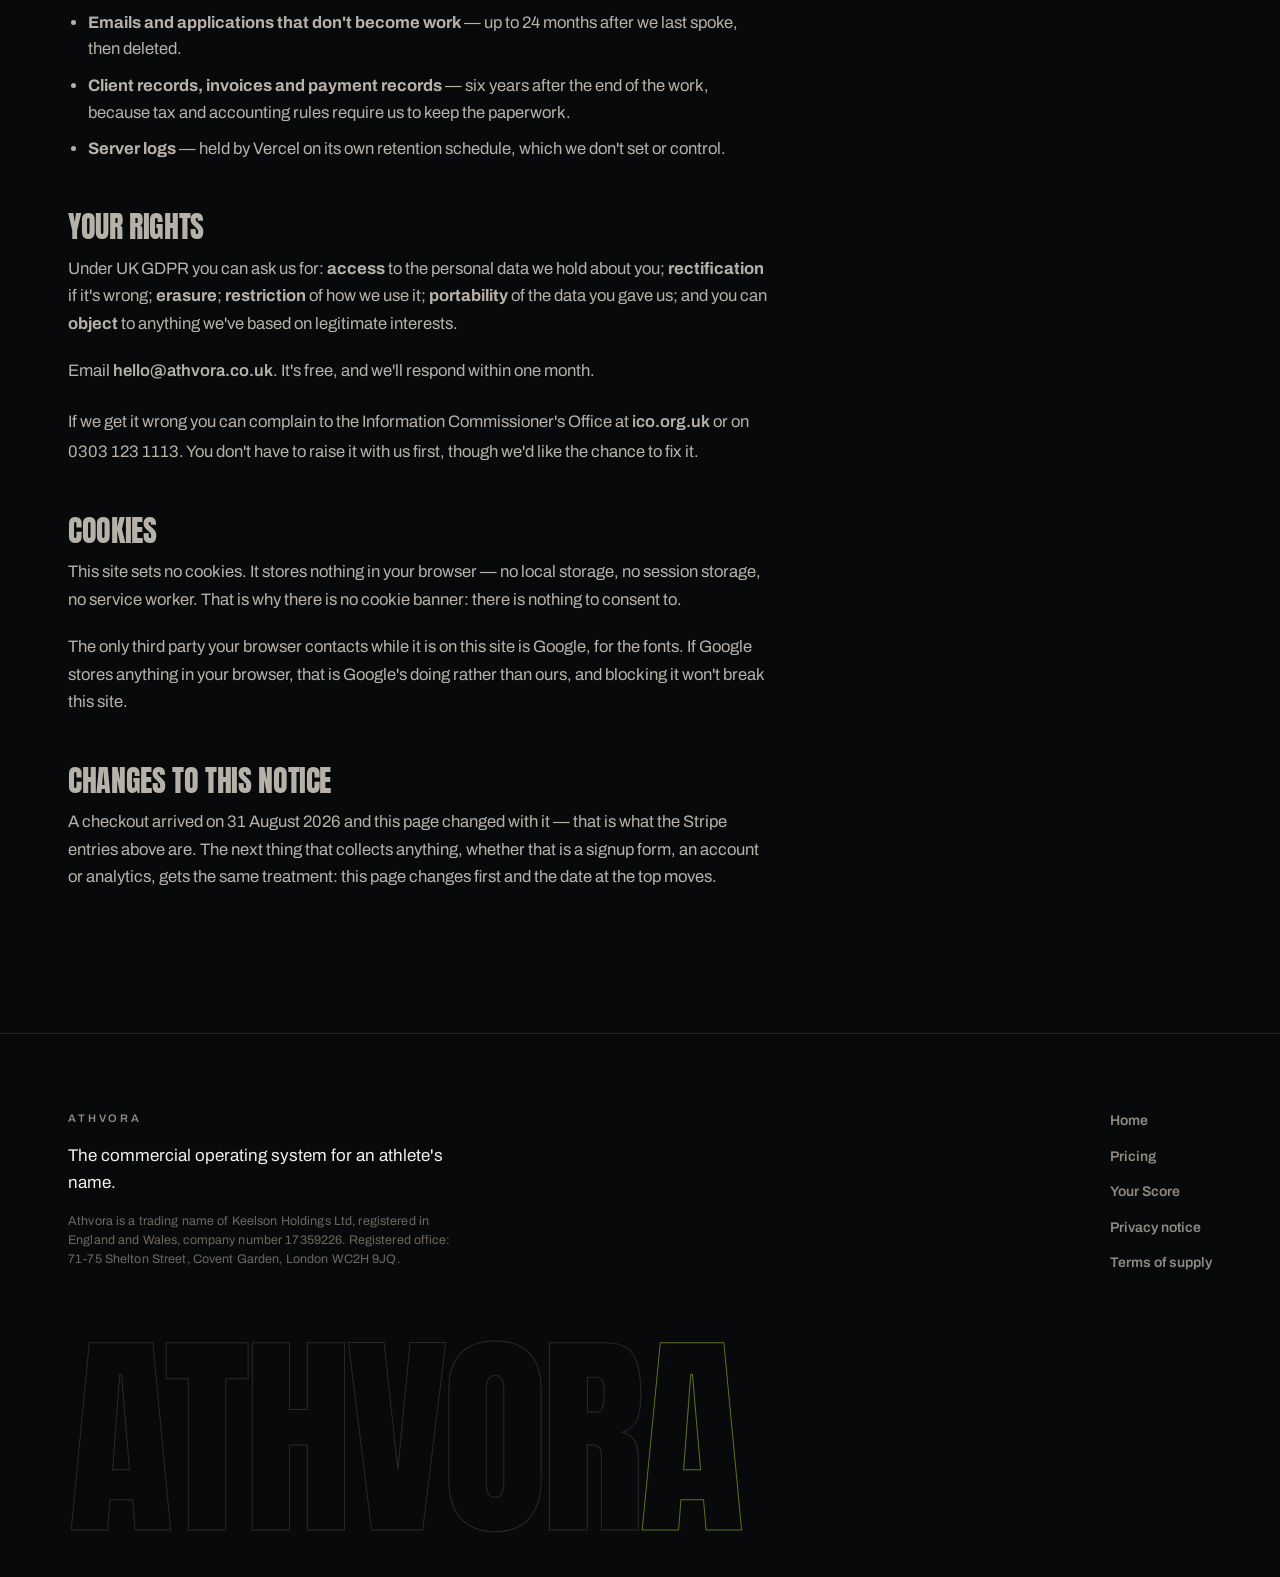
<file: privacy.html>
<!DOCTYPE html>
<html lang="en">
<head>
<meta charset="utf-8">
<meta name="viewport" content="width=device-width, initial-scale=1">
<title>Privacy notice — Athvora</title>
<meta name="description" content="What Athvora collects, why, who else sees it and how long we keep it. Athvora is a trading name of Keelson Holdings Ltd.">
<meta name="theme-color" content="#08090A">
<link rel="canonical" href="https://www.athvora.co.uk/privacy">
<link rel="preconnect" href="https://fonts.googleapis.com">
<link rel="preconnect" href="https://fonts.gstatic.com" crossorigin>
<link href="https://fonts.googleapis.com/css2?family=Anton&family=Archivo:wght@400;500;600&family=Instrument+Serif:ital@1&display=swap" rel="stylesheet">
<link rel="stylesheet" href="assets/img.css">
<link rel="stylesheet" href="assets/style.css">
<style>
  .legal{max-width:70ch}
  .legal h2{font-size:clamp(22px,2.6vw,30px);margin:clamp(40px,4vw,56px) 0 14px}
  .legal h2:first-of-type{margin-top:0}
  .legal p{margin:0 0 14px;line-height:1.65}
  .legal ul{margin:0 0 14px;padding-left:20px}
  .legal li{margin-bottom:10px;line-height:1.6}
  .legal .stamp{font-size:15px;opacity:.65;margin-bottom:8px}
</style>
</head>
<body>

<div class="demobar">Legal page · the athlete profiles elsewhere on this site are labelled demos</div>

<nav class="nav">
  <div class="wrap nav-in">
    <a class="mark" href="/">ATHVOR<i>A</i></a>
    <div class="nav-links">
      <a href="/">Home</a>
      <a href="/demo">Athletes</a>
      <a href="/pricing">Pricing</a>
      <a href="/check">Your Score</a>
    </div>
    <a class="nav-cta" href="/check">Get my Score</a>
  </div>
</nav>

<header class="sec" style="padding-bottom:clamp(32px,3.5vw,48px)">
  <div class="wrap">
    <p class="eyebrow" style="margin-bottom:24px">Privacy notice</p>
    <h1 data-lines style="max-width:18ch">
      <span class="mline"><span>What we collect.</span></span>
      <span class="mline"><span class="lime">Which is nothing.</span></span>
    </h1>
    <p class="lede" data-rv="0.4" style="margin-top:30px">
      This website has no database, no accounts, no cookies and no analytics. The Athvora Score
      runs entirely inside your own browser and never sends what you type to us or to anybody
      else. If you want us to have your details you either email us, or you buy something — and
      the card details go to Stripe rather than to us.
    </p>
  </div>
</header>

<section class="sec" style="padding-top:0">
  <div class="wrap">
    <div class="prose legal">

      <p class="stamp">Last updated 31 August 2026.</p>

      <h2>Who we are</h2>
      <p>Athvora is a trading name of <strong>Keelson Holdings Ltd</strong>, a company registered in England and Wales, company number <strong>17359226</strong>. Registered office: 71-75 Shelton Street, Covent Garden, London WC2H 9JQ.</p>
      <p>Keelson Holdings Ltd is the data controller for everything described on this page. We are registered with the Information Commissioner's Office under reference <strong>ICO:00015117984</strong>.</p>
      <p>Anything to do with your data: <a href="mailto:hello@athvora.co.uk" class="tl">hello@athvora.co.uk</a>.</p>

      <h2>What this website collects</h2>
      <p>Nothing. We mean that literally, so here is each part of the site and what it does.</p>
      <ul>
        <li><strong>The Athvora Score at /check.</strong> You type a name or a handle. A script that has already been downloaded to your browser turns that text into a score and writes the report onto the page. Your input is never sent to us, never sent to any other company, and never written to a database or to your browser's storage. Close the tab and it is gone. The list of “reading the public footprint” lines is an animation showing what the production version would do — no page is being crawled while you watch.</li>
        <li><strong>The “join the list” boxes on the demo athlete profiles.</strong> They are switched off. Pressing the button clears the field and shows a confirmation message; the email address you typed never leaves your browser. The pages say so, and the code agrees.</li>
        <li><strong>The buy buttons on the pricing and Founding Athletes pages.</strong> They are ordinary links. Nothing is collected, sent or stored while you are on this site. If you follow one you leave for a checkout page on Stripe's own domain, and anything you type there you are typing into Stripe rather than into us.</li>
        <li><strong>Everything else</strong> is text and links.</li>
      </ul>
      <p>There is no signup, no login, no newsletter, no chat widget and no tracking pixel anywhere on this site.</p>

      <h2>When we do get your personal data</h2>
      <p>Only when you send it to us. The apply and contact buttons on the Founding Athletes and Partners pages are <em>mailto:</em> links that open your own email app addressed to hello@athvora.co.uk. Nothing reaches us until you press send — and then we have your email address, your name and whatever you chose to write, which for an application usually means your sport, level, club and social handles.</p>
      <p>Or when you buy. The buy buttons hand you over to Stripe's own checkout page, where you give <em>Stripe</em> your name, email address and card details. Stripe then passes us everything except the card number: your name, your email address, your billing country and the last four digits, which is what we need to set your service up and account for the payment. The full card number never reaches us and we could not store it if we wanted to.</p>

      <h2>Why we use it, and our lawful basis</h2>
      <ul>
        <li><strong>Reading and replying to your email, and assessing an application.</strong> Legitimate interests — Article 6(1)(f) UK GDPR. You wrote to us and we have an obvious interest in answering. Tell us to stop and we will.</li>
        <li><strong>Setting up and running your subscription if you become a client, and taking payment.</strong> Performance of a contract, or steps taken at your request before entering one — Article 6(1)(b) UK GDPR.</li>
        <li><strong>Keeping this site online and free of abuse.</strong> Legitimate interests — Article 6(1)(f). A hosted website logs requests; that is how hosting works.</li>
      </ul>
      <p>We don't profile you, we don't make automated decisions about you, and we won't put you on a mailing list you didn't ask for.</p>

      <h2>Who else sees it</h2>
      <ul>
        <li><strong>Vercel</strong> — our hosting provider. Every page here is served by Vercel, so Vercel's servers handle your IP address and the usual web-server request logs.</li>
        <li><strong>Google</strong> — every page loads three fonts from fonts.googleapis.com and fonts.gstatic.com. Your browser fetches them from Google directly, which tells Google your IP address and which page you were on. That is the only third-party request these pages make while they load, we'd rather it didn't happen, and we intend to move the fonts onto our own server. Following a buy button is you navigating to Stripe, not this page fetching anything.</li>
        <li><strong>Stripe</strong> — our payment processor, and only if you actually buy something. Stripe collects and handles the card details on its own pages under its own privacy policy. No Stripe code, script or iframe runs on this website. Stripe tells us your name, email address, billing country and the last four digits of the card, and never the full number.</li>
        <li><strong>Our email provider</strong> — if you email us, your message sits in our inbox like any other email.</li>
      </ul>
      <p>That is the entire list. There is no analytics provider, no advertising network, no form-handling service and no CRM attached to this website. We don't sell personal data and we don't rent it.</p>

      <h2>If you become a client</h2>
      <p>Then more happens, and it happens off this website: an account, invoices, and — if you take the fan list — personal data belonging to your own supporters. In that arrangement you are the controller of your fan list and we act on your instructions under a written agreement. We do not sell, rent or borrow your fan list, and we don't email it about anything except you. We will name every supplier we use to run your service before we start using it.</p>

      <h2>How long we keep it</h2>
      <ul>
        <li><strong>Emails and applications that don't become work</strong> — up to 24 months after we last spoke, then deleted.</li>
        <li><strong>Client records, invoices and payment records</strong> — six years after the end of the work, because tax and accounting rules require us to keep the paperwork.</li>
        <li><strong>Server logs</strong> — held by Vercel on its own retention schedule, which we don't set or control.</li>
      </ul>

      <h2>Your rights</h2>
      <p>Under UK GDPR you can ask us for: <strong>access</strong> to the personal data we hold about you; <strong>rectification</strong> if it's wrong; <strong>erasure</strong>; <strong>restriction</strong> of how we use it; <strong>portability</strong> of the data you gave us; and you can <strong>object</strong> to anything we've based on legitimate interests.</p>
      <p>Email <a href="mailto:hello@athvora.co.uk" class="tl">hello@athvora.co.uk</a>. It's free, and we'll respond within one month.</p>
      <p>If we get it wrong you can complain to the Information Commissioner's Office at <a href="https://ico.org.uk" target="_blank" rel="noopener" class="tl">ico.org.uk</a> or on 0303 123 1113. You don't have to raise it with us first, though we'd like the chance to fix it.</p>

      <h2>Cookies</h2>
      <p>This site sets no cookies. It stores nothing in your browser — no local storage, no session storage, no service worker. That is why there is no cookie banner: there is nothing to consent to.</p>
      <p>The only third party your browser contacts while it is on this site is Google, for the fonts. If Google stores anything in your browser, that is Google's doing rather than ours, and blocking it won't break this site.</p>

      <h2>Changes to this notice</h2>
      <p>A checkout arrived on 31 August 2026 and this page changed with it — that is what the Stripe entries above are. The next thing that collects anything, whether that is a signup form, an account or analytics, gets the same treatment: this page changes first and the date at the top moves.</p>

    </div>
  </div>
</section>

<footer class="foot">
  <div class="wrap">
    <div class="foot-grid">
      <div style="max-width:44ch">
        <p class="eyebrow nb" style="margin-bottom:14px">Athvora</p>
        <p style="font-size:17px">The commercial operating system for an athlete's name.</p>
        <p class="tiny" style="margin-top:16px">Athvora is a trading name of Keelson Holdings Ltd, registered in England and Wales, company number 17359226. Registered office: 71-75 Shelton Street, Covent Garden, London WC2H 9JQ.</p>
      </div>
      <div class="foot-links">
        <a href="/" class="tl">Home</a>
        <a href="/pricing" class="tl">Pricing</a>
        <a href="/check" class="tl">Your Score</a>
        <a href="/privacy" class="tl">Privacy notice</a>
        <a href="/terms" class="tl">Terms of supply</a>
      </div>
    </div>
    <div class="foot-mark">ATHVOR<i>A</i></div>
  </div>
</footer>

<script src="assets/app.js"></script>
</body>
</html>
</file>
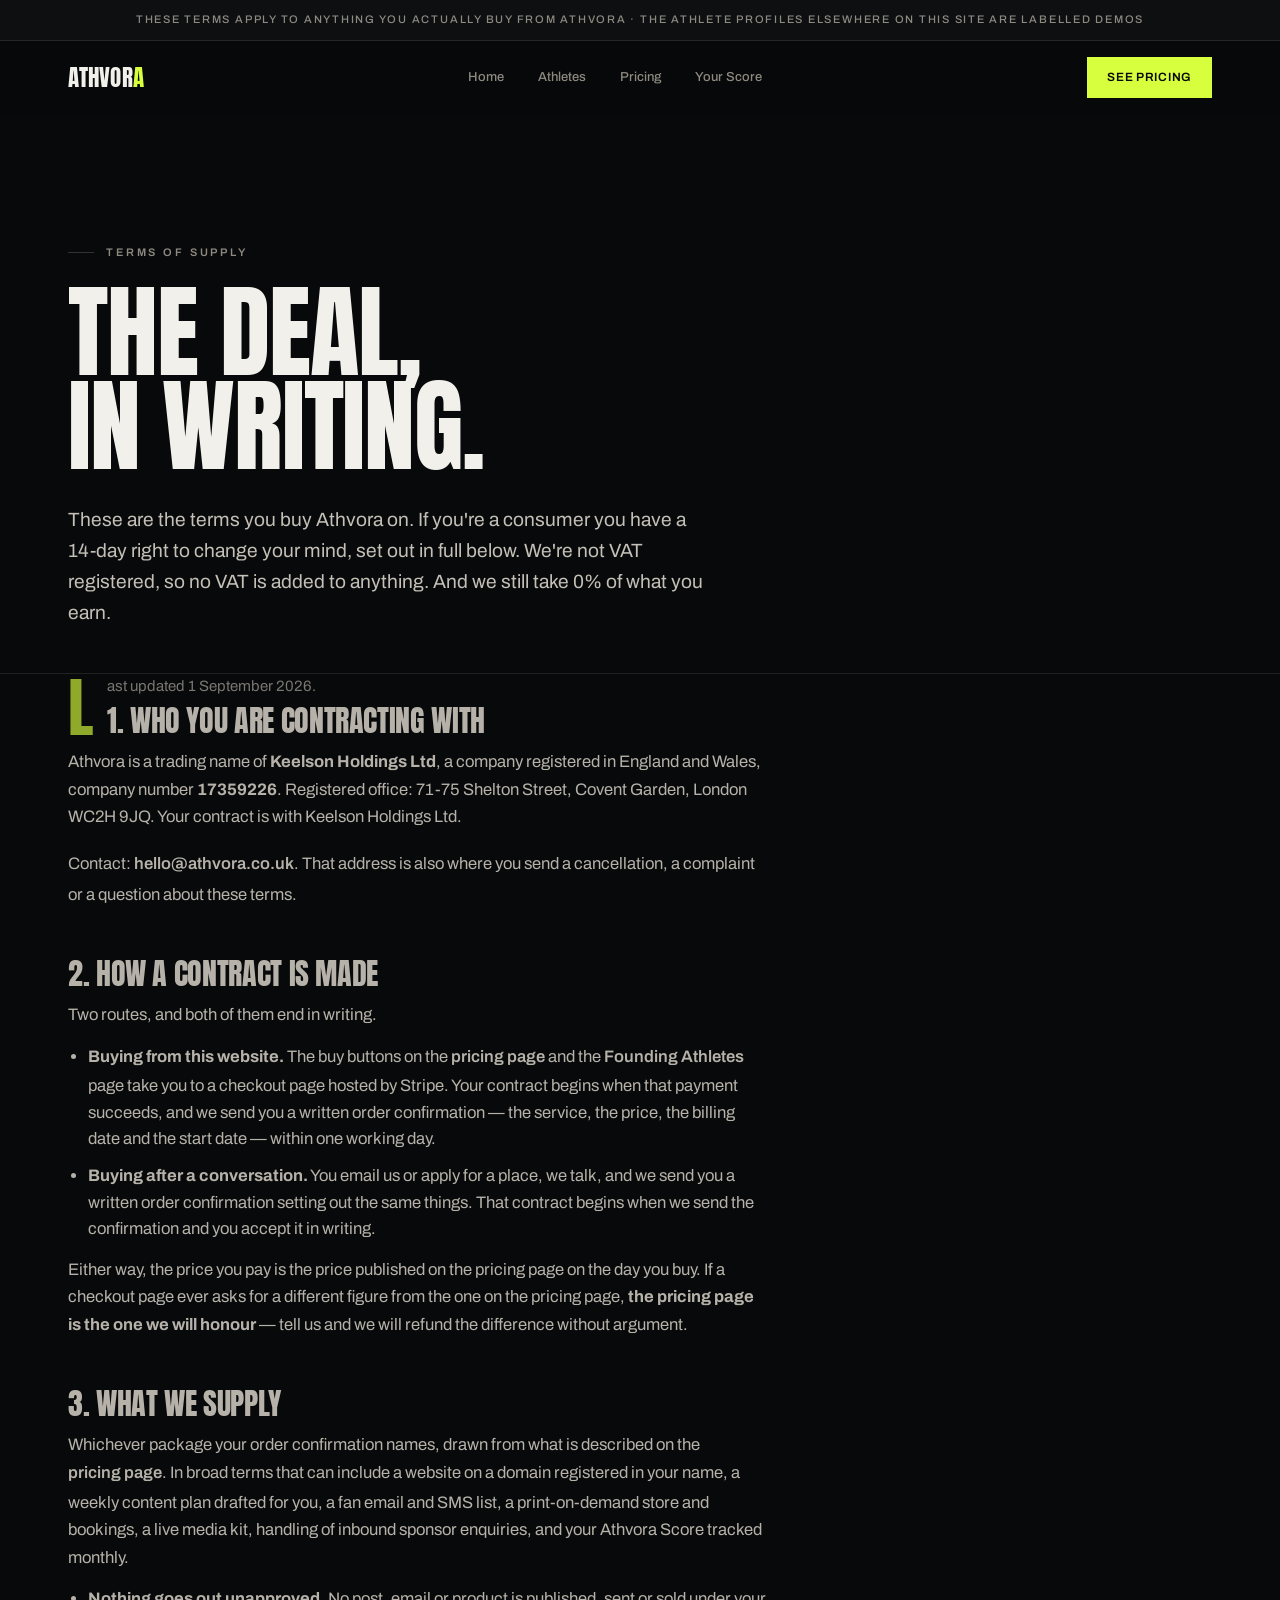
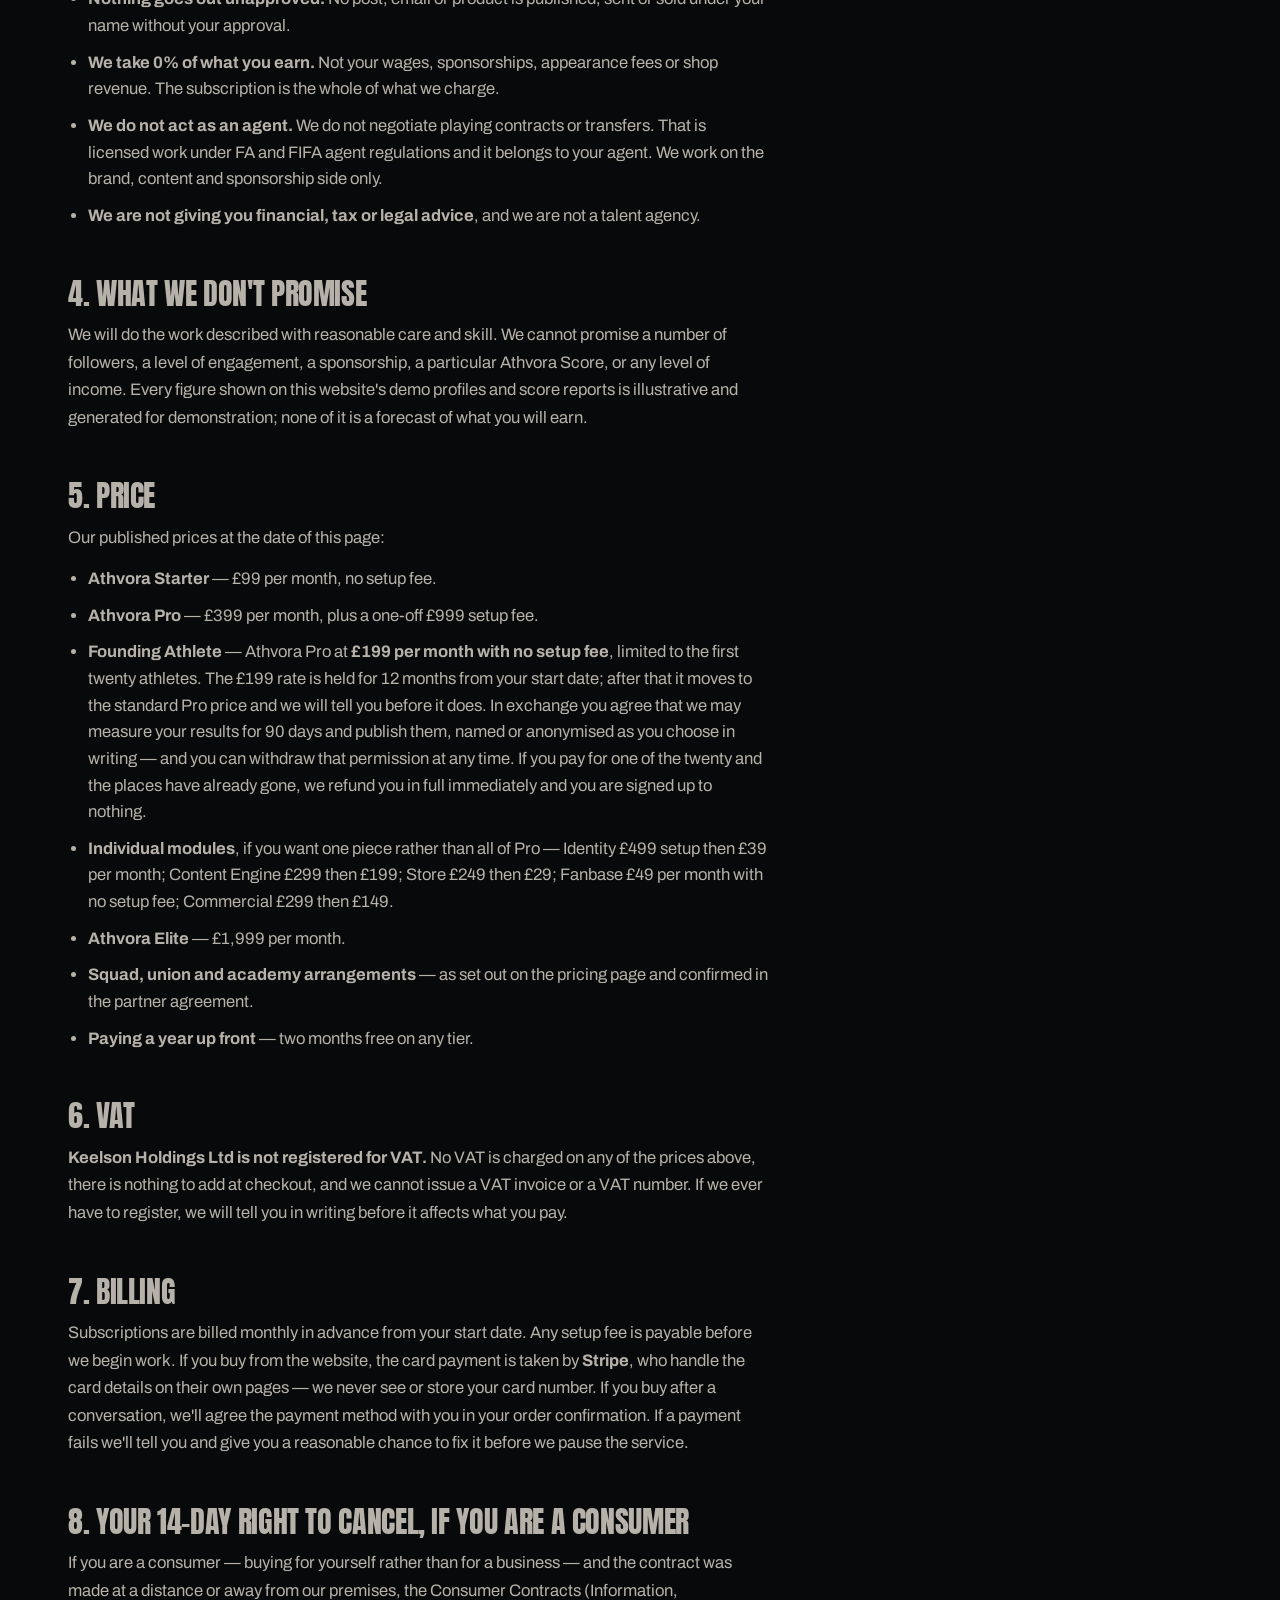
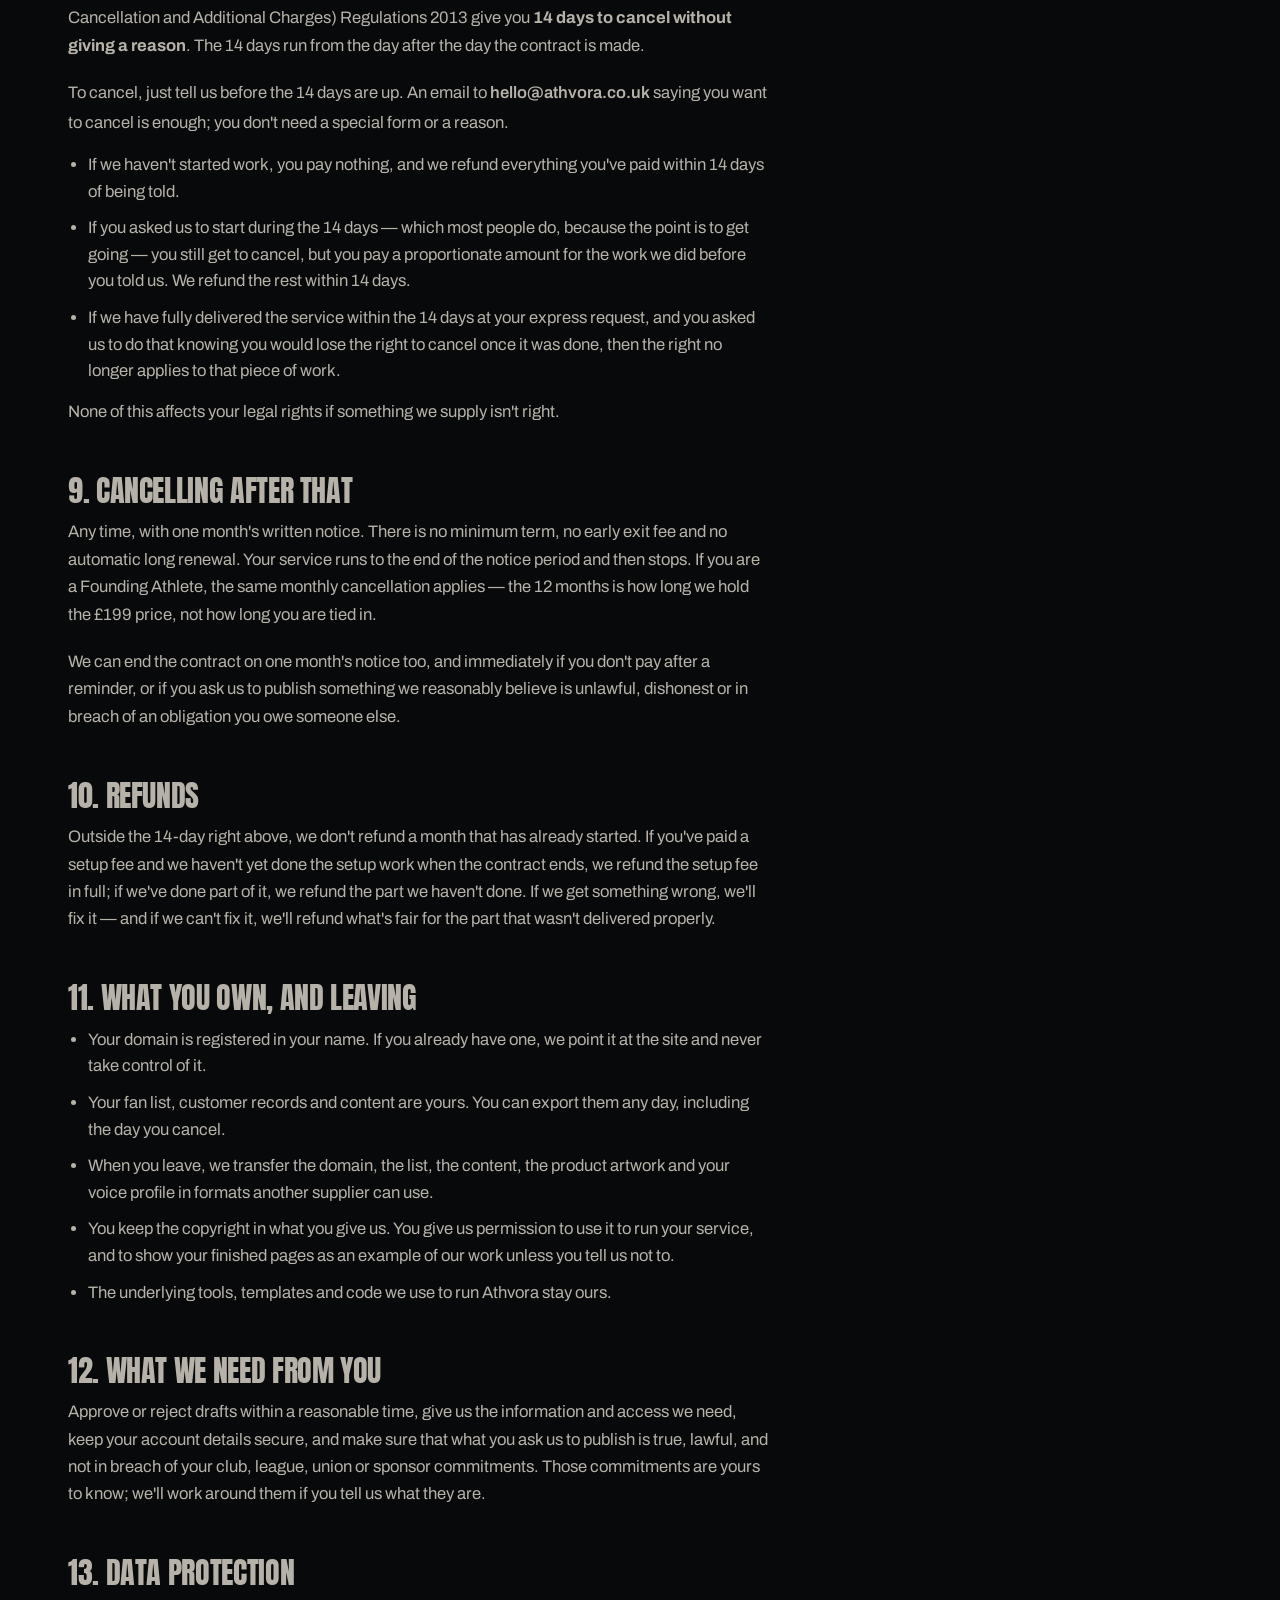
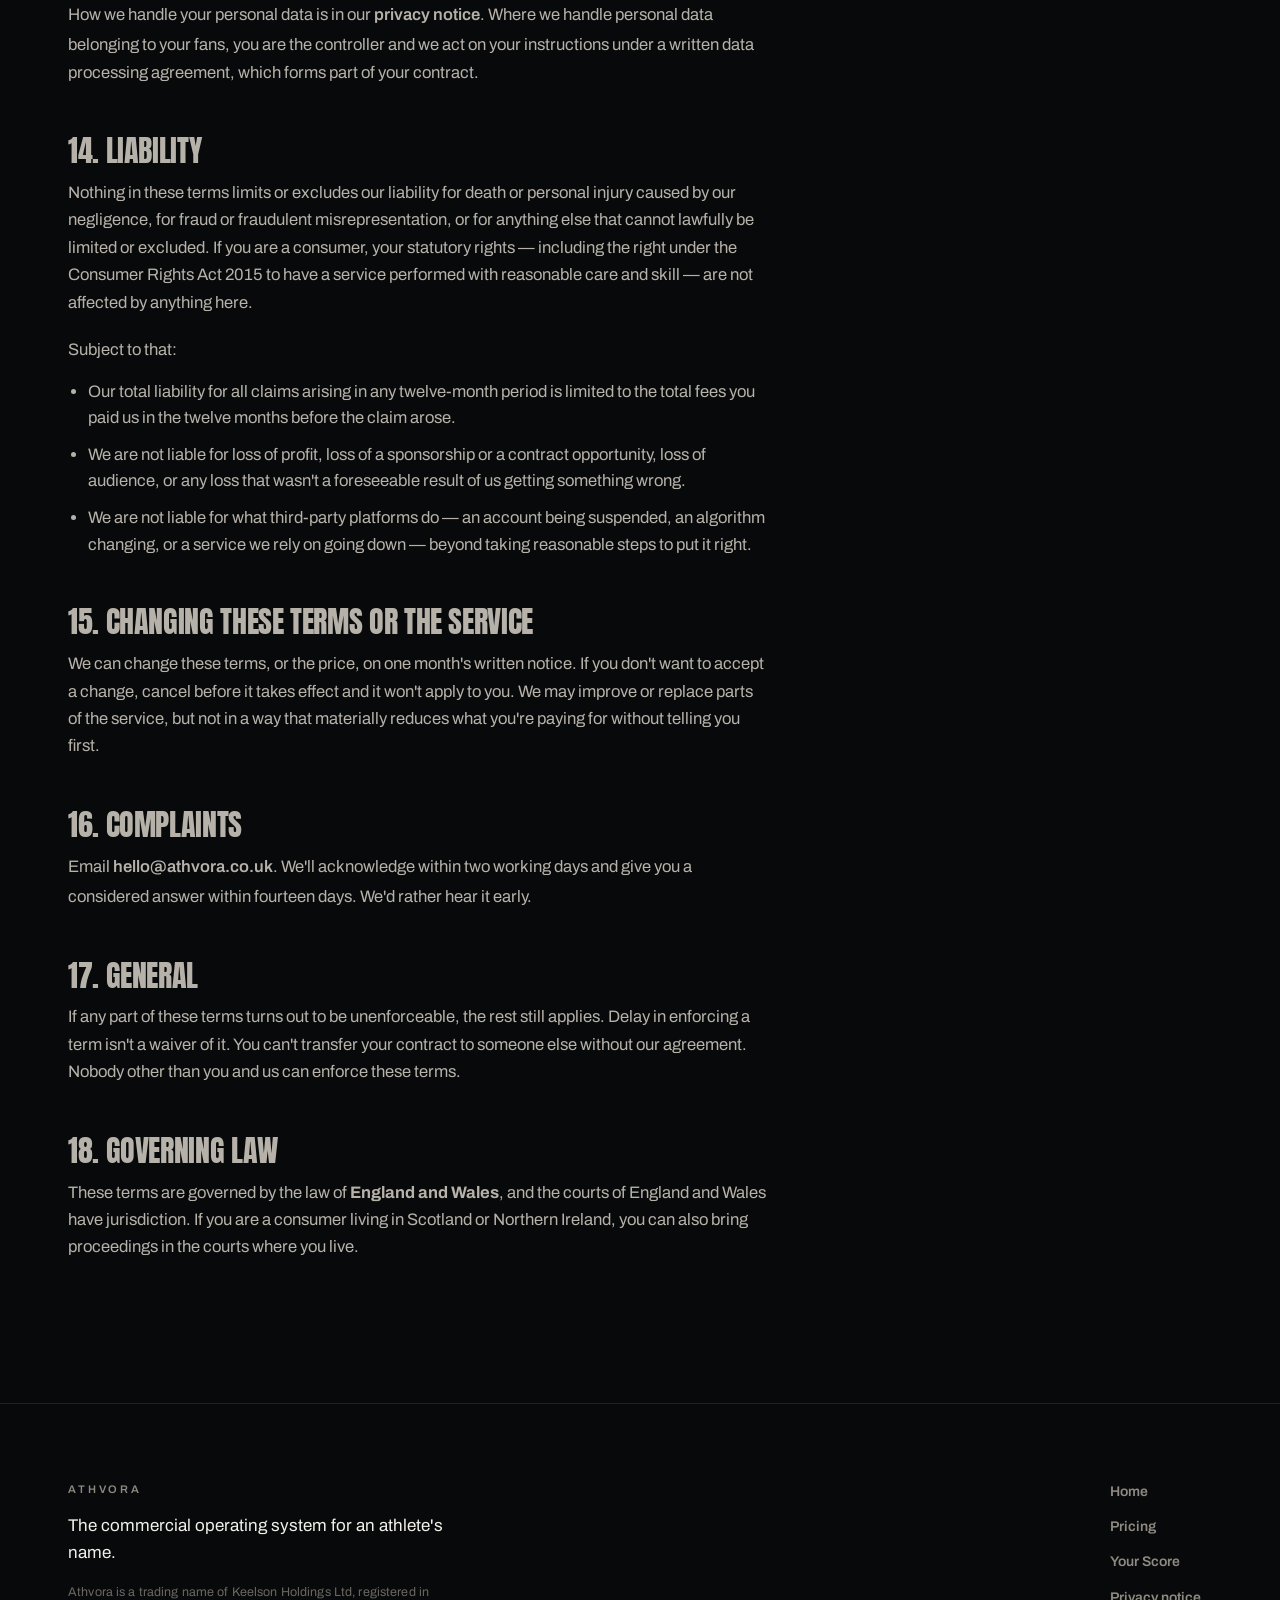
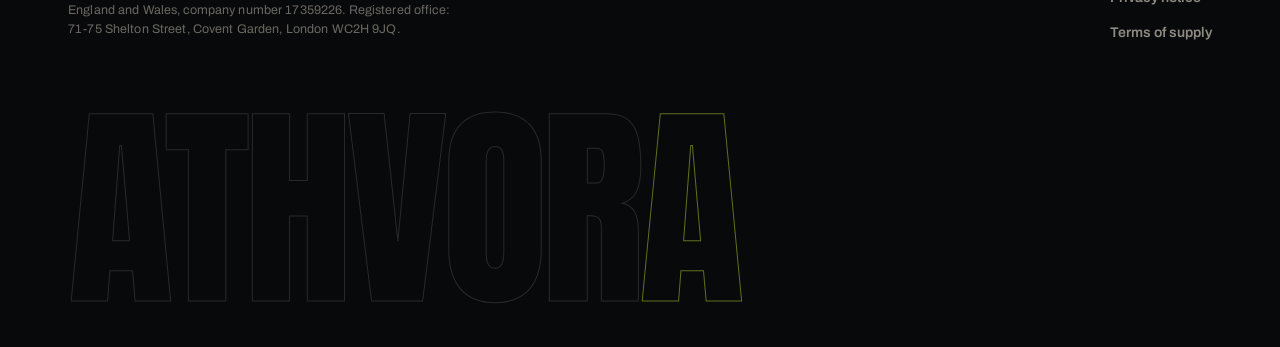
<file: terms.html>
<!DOCTYPE html>
<html lang="en">
<head>
<meta charset="utf-8">
<meta name="viewport" content="width=device-width, initial-scale=1">
<title>Terms of supply — Athvora</title>
<meta name="description" content="The terms you buy Athvora on: what we supply, what it costs, VAT, cancellation, refunds, liability and governing law. Athvora is a trading name of Keelson Holdings Ltd.">
<meta name="theme-color" content="#08090A">
<link rel="canonical" href="https://www.athvora.co.uk/terms">
<link rel="preconnect" href="https://fonts.googleapis.com">
<link rel="preconnect" href="https://fonts.gstatic.com" crossorigin>
<link href="https://fonts.googleapis.com/css2?family=Anton&family=Archivo:wght@400;500;600&family=Instrument+Serif:ital@1&display=swap" rel="stylesheet">
<link rel="stylesheet" href="assets/img.css">
<link rel="stylesheet" href="assets/style.css">
<style>
  .legal{max-width:70ch}
  .legal h2{font-size:clamp(22px,2.6vw,30px);margin:clamp(40px,4vw,56px) 0 14px}
  .legal h2:first-of-type{margin-top:0}
  .legal p{margin:0 0 14px;line-height:1.65}
  .legal ul{margin:0 0 14px;padding-left:20px}
  .legal li{margin-bottom:10px;line-height:1.6}
  .legal .stamp{font-size:15px;opacity:.65;margin-bottom:8px}
</style>
</head>
<body>

<div class="demobar">These terms apply to anything you actually buy from Athvora · the athlete profiles elsewhere on this site are labelled demos</div>

<nav class="nav">
  <div class="wrap nav-in">
    <a class="mark" href="/">ATHVOR<i>A</i></a>
    <div class="nav-links">
      <a href="/">Home</a>
      <a href="/demo">Athletes</a>
      <a href="/pricing">Pricing</a>
      <a href="/check">Your Score</a>
    </div>
    <a class="nav-cta" href="/pricing">See pricing</a>
  </div>
</nav>

<header class="sec" style="padding-bottom:clamp(32px,3.5vw,48px)">
  <div class="wrap">
    <p class="eyebrow" style="margin-bottom:24px">Terms of supply</p>
    <h1 data-lines style="max-width:16ch">
      <span class="mline"><span>The deal,</span></span>
      <span class="mline"><span>in writing.</span></span>
    </h1>
    <p class="lede" data-rv="0.4" style="margin-top:30px">
      These are the terms you buy Athvora on. If you're a consumer you have a 14-day right to
      change your mind, set out in full below. We're not VAT registered, so no VAT is added to
      anything. And we still take 0% of what you earn.
    </p>
  </div>
</header>

<section class="sec" style="padding-top:0">
  <div class="wrap">
    <div class="prose legal">

      <p class="stamp">Last updated 1 September 2026.</p>

      <h2>1. Who you are contracting with</h2>
      <p>Athvora is a trading name of <strong>Keelson Holdings Ltd</strong>, a company registered in England and Wales, company number <strong>17359226</strong>. Registered office: 71-75 Shelton Street, Covent Garden, London WC2H 9JQ. Your contract is with Keelson Holdings Ltd.</p>
      <p>Contact: <a href="mailto:hello@athvora.co.uk" class="tl">hello@athvora.co.uk</a>. That address is also where you send a cancellation, a complaint or a question about these terms.</p>

      <h2>2. How a contract is made</h2>
      <p>Two routes, and both of them end in writing.</p>
      <ul>
        <li><strong>Buying from this website.</strong> The buy buttons on the <a href="/pricing" class="tl">pricing page</a> and the <a href="/founding" class="tl">Founding Athletes</a> page take you to a checkout page hosted by Stripe. Your contract begins when that payment succeeds, and we send you a written order confirmation — the service, the price, the billing date and the start date — within one working day.</li>
        <li><strong>Buying after a conversation.</strong> You email us or apply for a place, we talk, and we send you a written order confirmation setting out the same things. That contract begins when we send the confirmation and you accept it in writing.</li>
      </ul>
      <p>Either way, the price you pay is the price published on the pricing page on the day you buy. If a checkout page ever asks for a different figure from the one on the pricing page, <strong>the pricing page is the one we will honour</strong> — tell us and we will refund the difference without argument.</p>

      <h2>3. What we supply</h2>
      <p>Whichever package your order confirmation names, drawn from what is described on the <a href="/pricing" class="tl">pricing page</a>. In broad terms that can include a website on a domain registered in your name, a weekly content plan drafted for you, a fan email and SMS list, a print-on-demand store and bookings, a live media kit, handling of inbound sponsor enquiries, and your Athvora Score tracked monthly.</p>
      <ul>
        <li><strong>Nothing goes out unapproved.</strong> No post, email or product is published, sent or sold under your name without your approval.</li>
        <li><strong>We take 0% of what you earn.</strong> Not your wages, sponsorships, appearance fees or shop revenue. The subscription is the whole of what we charge.</li>
        <li><strong>We do not act as an agent.</strong> We do not negotiate playing contracts or transfers. That is licensed work under FA and FIFA agent regulations and it belongs to your agent. We work on the brand, content and sponsorship side only.</li>
        <li><strong>We are not giving you financial, tax or legal advice</strong>, and we are not a talent agency.</li>
      </ul>

      <h2>4. What we don't promise</h2>
      <p>We will do the work described with reasonable care and skill. We cannot promise a number of followers, a level of engagement, a sponsorship, a particular Athvora Score, or any level of income. Every figure shown on this website's demo profiles and score reports is illustrative and generated for demonstration; none of it is a forecast of what you will earn.</p>

      <h2>5. Price</h2>
      <p>Our published prices at the date of this page:</p>
      <ul>
        <li><strong>Athvora Starter</strong> — £99 per month, no setup fee.</li>
        <li><strong>Athvora Pro</strong> — £399 per month, plus a one-off £999 setup fee.</li>
        <li><strong>Founding Athlete</strong> — Athvora Pro at <strong>£199 per month with no setup fee</strong>, limited to the first twenty athletes. The £199 rate is held for 12 months from your start date; after that it moves to the standard Pro price and we will tell you before it does. In exchange you agree that we may measure your results for 90 days and publish them, named or anonymised as you choose in writing — and you can withdraw that permission at any time. If you pay for one of the twenty and the places have already gone, we refund you in full immediately and you are signed up to nothing.</li>
        <li><strong>Individual modules</strong>, if you want one piece rather than all of Pro — Identity £499 setup then £39 per month; Content Engine £299 then £199; Store £249 then £29; Fanbase £49 per month with no setup fee; Commercial £299 then £149.</li>
        <li><strong>Athvora Elite</strong> — £1,999 per month.</li>
        <li><strong>Squad, union and academy arrangements</strong> — as set out on the pricing page and confirmed in the partner agreement.</li>
        <li><strong>Paying a year up front</strong> — two months free on any tier.</li>
      </ul>

      <h2>6. VAT</h2>
      <p><strong>Keelson Holdings Ltd is not registered for VAT.</strong> No VAT is charged on any of the prices above, there is nothing to add at checkout, and we cannot issue a VAT invoice or a VAT number. If we ever have to register, we will tell you in writing before it affects what you pay.</p>

      <h2>7. Billing</h2>
      <p>Subscriptions are billed monthly in advance from your start date. Any setup fee is payable before we begin work. If you buy from the website, the card payment is taken by <strong>Stripe</strong>, who handle the card details on their own pages — we never see or store your card number. If you buy after a conversation, we'll agree the payment method with you in your order confirmation. If a payment fails we'll tell you and give you a reasonable chance to fix it before we pause the service.</p>

      <h2>8. Your 14-day right to cancel, if you are a consumer</h2>
      <p>If you are a consumer — buying for yourself rather than for a business — and the contract was made at a distance or away from our premises, the Consumer Contracts (Information, Cancellation and Additional Charges) Regulations 2013 give you <strong>14 days to cancel without giving a reason</strong>. The 14 days run from the day after the day the contract is made.</p>
      <p>To cancel, just tell us before the 14 days are up. An email to <a href="mailto:hello@athvora.co.uk" class="tl">hello@athvora.co.uk</a> saying you want to cancel is enough; you don't need a special form or a reason.</p>
      <ul>
        <li>If we haven't started work, you pay nothing, and we refund everything you've paid within 14 days of being told.</li>
        <li>If you asked us to start during the 14 days — which most people do, because the point is to get going — you still get to cancel, but you pay a proportionate amount for the work we did before you told us. We refund the rest within 14 days.</li>
        <li>If we have fully delivered the service within the 14 days at your express request, and you asked us to do that knowing you would lose the right to cancel once it was done, then the right no longer applies to that piece of work.</li>
      </ul>
      <p>None of this affects your legal rights if something we supply isn't right.</p>

      <h2>9. Cancelling after that</h2>
      <p>Any time, with one month's written notice. There is no minimum term, no early exit fee and no automatic long renewal. Your service runs to the end of the notice period and then stops. If you are a Founding Athlete, the same monthly cancellation applies — the 12 months is how long we hold the £199 price, not how long you are tied in.</p>
      <p>We can end the contract on one month's notice too, and immediately if you don't pay after a reminder, or if you ask us to publish something we reasonably believe is unlawful, dishonest or in breach of an obligation you owe someone else.</p>

      <h2>10. Refunds</h2>
      <p>Outside the 14-day right above, we don't refund a month that has already started. If you've paid a setup fee and we haven't yet done the setup work when the contract ends, we refund the setup fee in full; if we've done part of it, we refund the part we haven't done. If we get something wrong, we'll fix it — and if we can't fix it, we'll refund what's fair for the part that wasn't delivered properly.</p>

      <h2>11. What you own, and leaving</h2>
      <ul>
        <li>Your domain is registered in your name. If you already have one, we point it at the site and never take control of it.</li>
        <li>Your fan list, customer records and content are yours. You can export them any day, including the day you cancel.</li>
        <li>When you leave, we transfer the domain, the list, the content, the product artwork and your voice profile in formats another supplier can use.</li>
        <li>You keep the copyright in what you give us. You give us permission to use it to run your service, and to show your finished pages as an example of our work unless you tell us not to.</li>
        <li>The underlying tools, templates and code we use to run Athvora stay ours.</li>
      </ul>

      <h2>12. What we need from you</h2>
      <p>Approve or reject drafts within a reasonable time, give us the information and access we need, keep your account details secure, and make sure that what you ask us to publish is true, lawful, and not in breach of your club, league, union or sponsor commitments. Those commitments are yours to know; we'll work around them if you tell us what they are.</p>

      <h2>13. Data protection</h2>
      <p>How we handle your personal data is in our <a href="/privacy" class="tl">privacy notice</a>. Where we handle personal data belonging to your fans, you are the controller and we act on your instructions under a written data processing agreement, which forms part of your contract.</p>

      <h2>14. Liability</h2>
      <p>Nothing in these terms limits or excludes our liability for death or personal injury caused by our negligence, for fraud or fraudulent misrepresentation, or for anything else that cannot lawfully be limited or excluded. If you are a consumer, your statutory rights — including the right under the Consumer Rights Act 2015 to have a service performed with reasonable care and skill — are not affected by anything here.</p>
      <p>Subject to that:</p>
      <ul>
        <li>Our total liability for all claims arising in any twelve-month period is limited to the total fees you paid us in the twelve months before the claim arose.</li>
        <li>We are not liable for loss of profit, loss of a sponsorship or a contract opportunity, loss of audience, or any loss that wasn't a foreseeable result of us getting something wrong.</li>
        <li>We are not liable for what third-party platforms do — an account being suspended, an algorithm changing, or a service we rely on going down — beyond taking reasonable steps to put it right.</li>
      </ul>

      <h2>15. Changing these terms or the service</h2>
      <p>We can change these terms, or the price, on one month's written notice. If you don't want to accept a change, cancel before it takes effect and it won't apply to you. We may improve or replace parts of the service, but not in a way that materially reduces what you're paying for without telling you first.</p>

      <h2>16. Complaints</h2>
      <p>Email <a href="mailto:hello@athvora.co.uk" class="tl">hello@athvora.co.uk</a>. We'll acknowledge within two working days and give you a considered answer within fourteen days. We'd rather hear it early.</p>

      <h2>17. General</h2>
      <p>If any part of these terms turns out to be unenforceable, the rest still applies. Delay in enforcing a term isn't a waiver of it. You can't transfer your contract to someone else without our agreement. Nobody other than you and us can enforce these terms.</p>

      <h2>18. Governing law</h2>
      <p>These terms are governed by the law of <strong>England and Wales</strong>, and the courts of England and Wales have jurisdiction. If you are a consumer living in Scotland or Northern Ireland, you can also bring proceedings in the courts where you live.</p>

    </div>
  </div>
</section>

<footer class="foot">
  <div class="wrap">
    <div class="foot-grid">
      <div style="max-width:44ch">
        <p class="eyebrow nb" style="margin-bottom:14px">Athvora</p>
        <p style="font-size:17px">The commercial operating system for an athlete's name.</p>
        <p class="tiny" style="margin-top:16px">Athvora is a trading name of Keelson Holdings Ltd, registered in England and Wales, company number 17359226. Registered office: 71-75 Shelton Street, Covent Garden, London WC2H 9JQ.</p>
      </div>
      <div class="foot-links">
        <a href="/" class="tl">Home</a>
        <a href="/pricing" class="tl">Pricing</a>
        <a href="/check" class="tl">Your Score</a>
        <a href="/privacy" class="tl">Privacy notice</a>
        <a href="/terms" class="tl">Terms of supply</a>
      </div>
    </div>
    <div class="foot-mark">ATHVOR<i>A</i></div>
  </div>
</footer>

<script src="assets/app.js"></script>
</body>
</html>
</file>
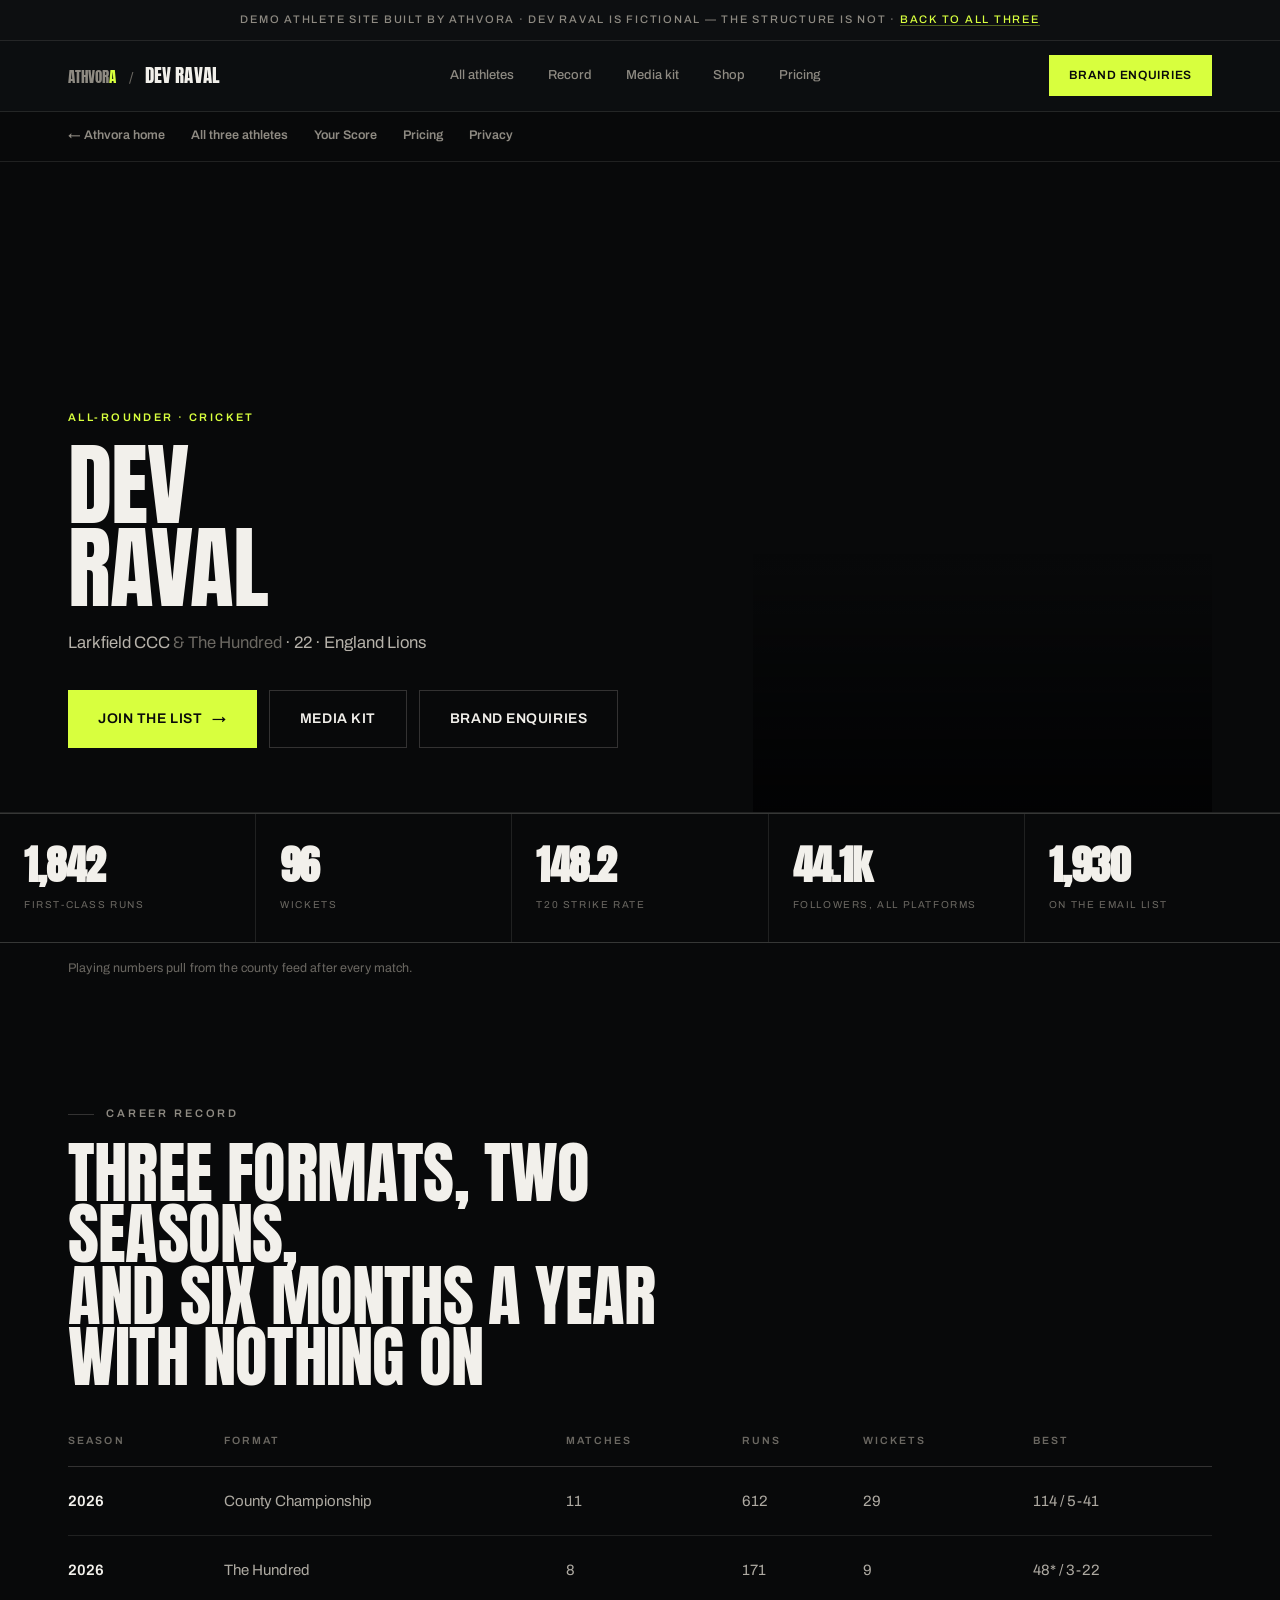
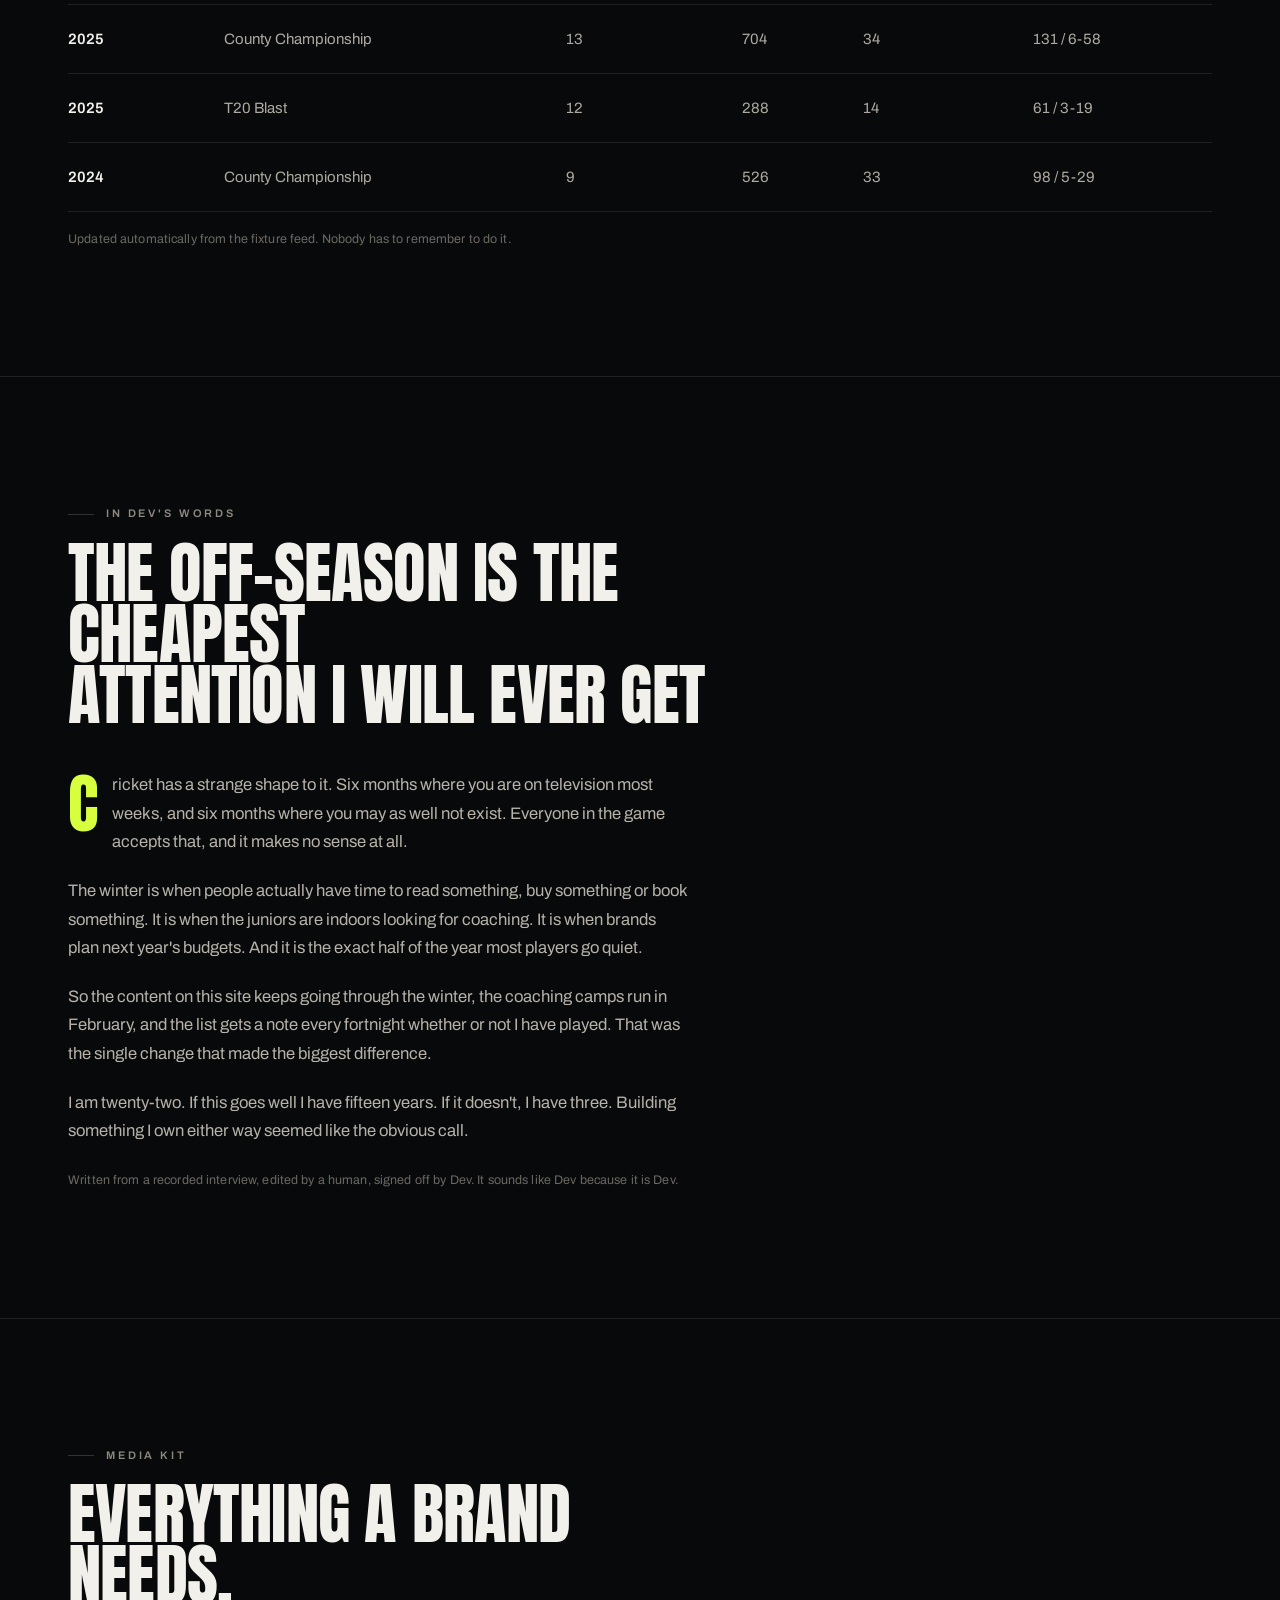
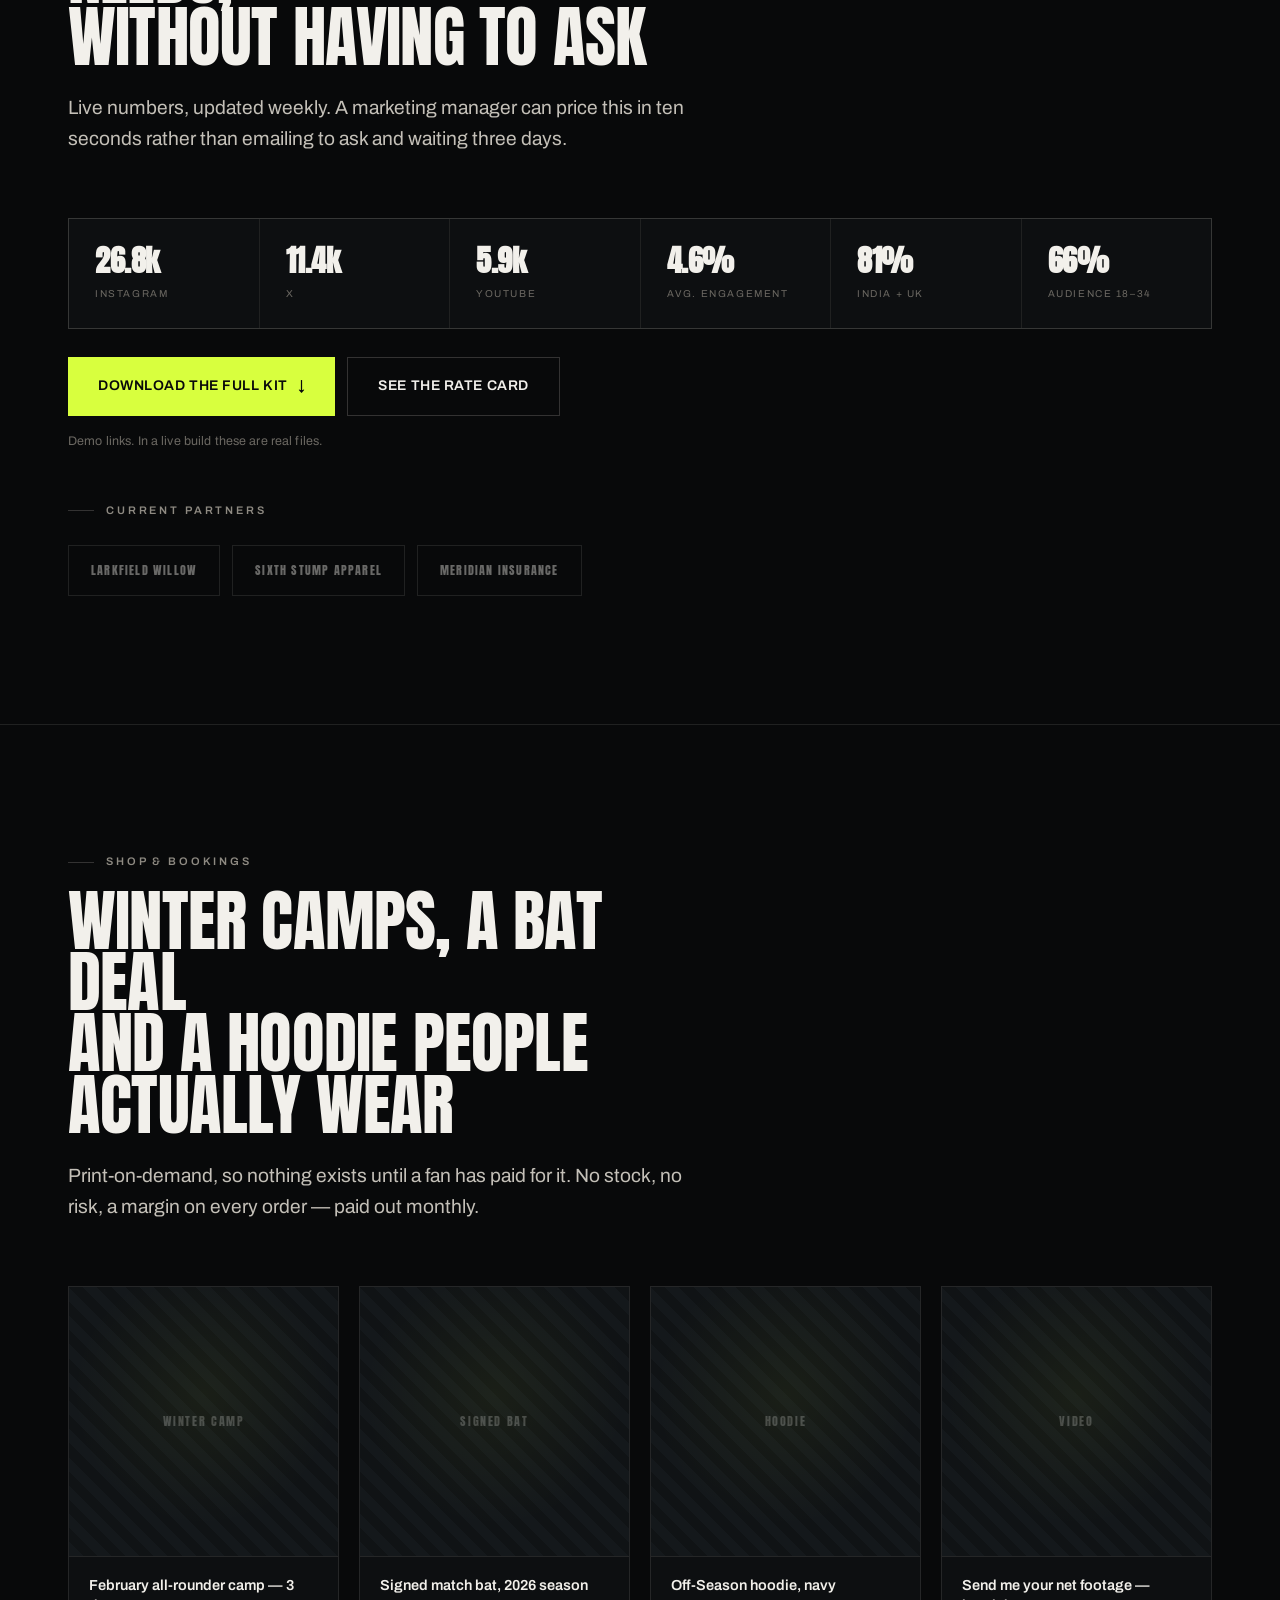
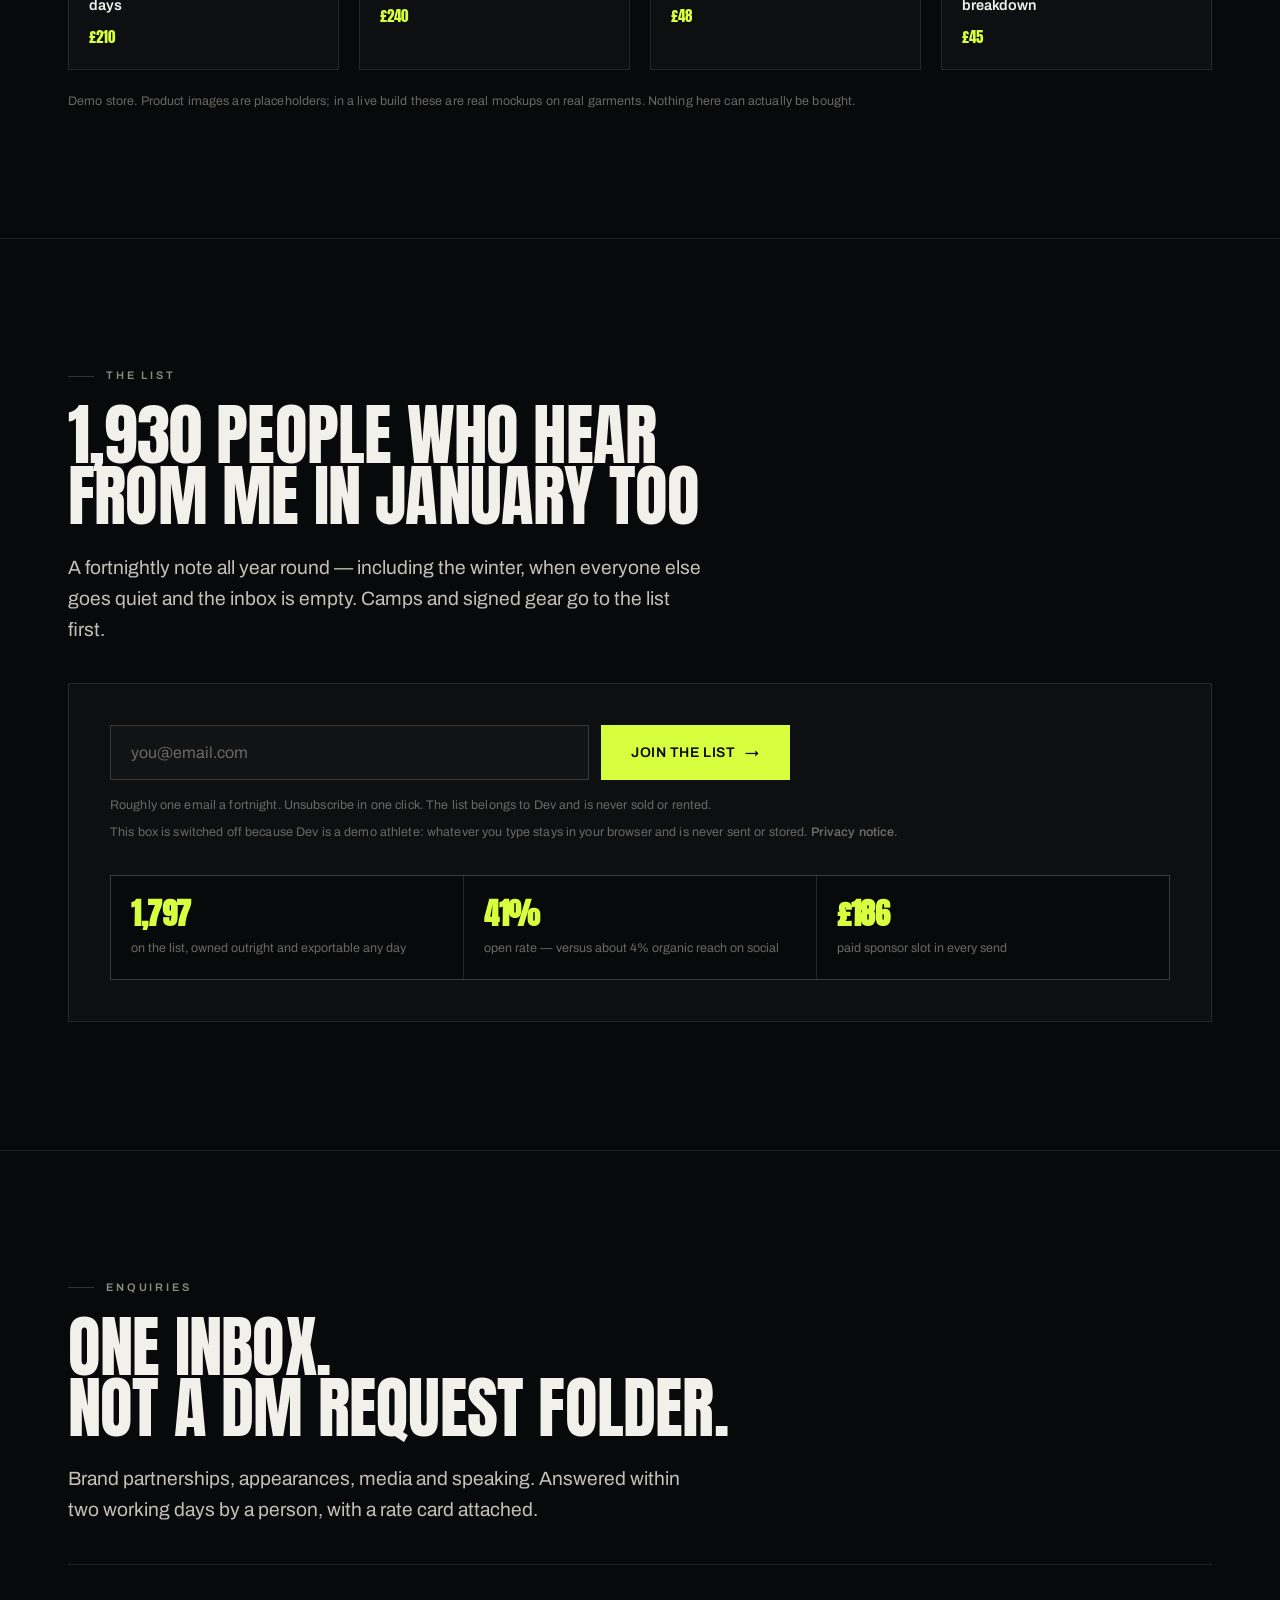
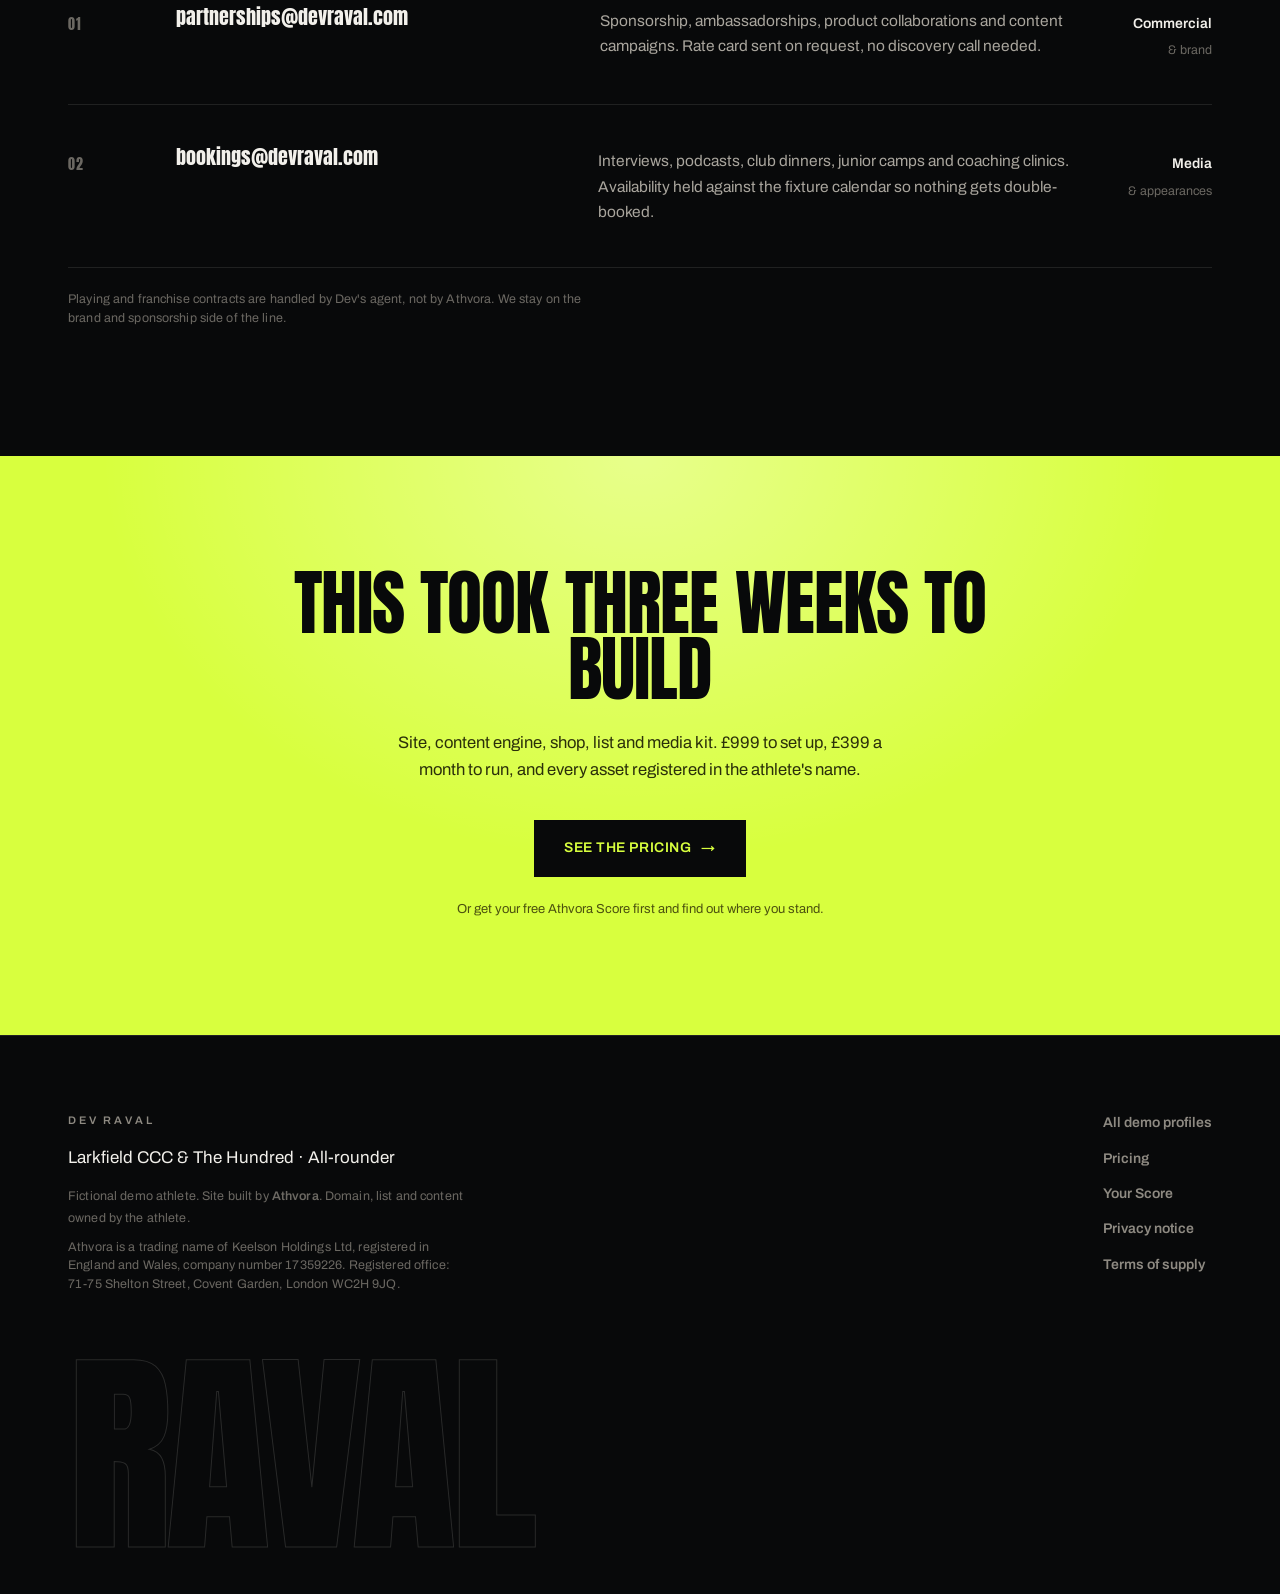
<file: demo/dev-raval.html>
<!DOCTYPE html>
<html lang="en">
<head>
<meta charset="utf-8">
<meta name="viewport" content="width=device-width, initial-scale=1">
<title>Dev Raval — All-rounder, Larkfield CCC &amp; The Hundred</title>
<meta name="description" content="Dev Raval, All-rounder for Larkfield CCC &amp; The Hundred. Career record, media kit, shop and enquiries.">
<meta name="theme-color" content="#08090A">
<meta property="og:title" content="Dev Raval — All-rounder, Larkfield CCC &amp; The Hundred">
<link rel="preconnect" href="https://fonts.googleapis.com">
<link rel="preconnect" href="https://fonts.gstatic.com" crossorigin>
<link href="https://fonts.googleapis.com/css2?family=Anton&family=Archivo:wght@400;500;600&family=Instrument+Serif:ital@1&display=swap" rel="stylesheet">
<link rel="stylesheet" href="../assets/img.css">
<link rel="stylesheet" href="../assets/style.css">
</head>
<body>

<div class="demobar">Demo athlete site built by Athvora · Dev Raval is fictional — the structure is not · <a href="/demo">back to all three</a></div>

<nav class="nav ap-nav">
  <div class="wrap nav-in">
    <div class="ap-crumb">
      <a class="mark sm" href="/">ATHVOR<i>A</i></a>
      <span class="slash">/</span>
      <a class="ap-mark" href="#top">Dev Raval</a>
    </div>
    <div class="nav-links">
      <a href="/demo">All athletes</a>
      <a href="#record">Record</a>
      <a href="#kit">Media kit</a>
      <a href="#shop">Shop</a>
      <a href="/pricing">Pricing</a>
    </div>
    <a class="nav-cta" href="#enquiries">Brand enquiries</a>
  </div>
</nav>
<div class="ap-sub">
  <div class="wrap ap-sub-in">
    <a href="/" class="tl">&larr; Athvora home</a>
    <a href="/demo" class="tl">All three athletes</a>
    <a href="/check" class="tl">Your Score</a>
    <a href="/pricing" class="tl">Pricing</a>
    <a href="/privacy" class="tl">Privacy</a>
  </div>
</div>

<header class="ap-hero" id="top">
  <div class="wrap ap-hero-in">
    <div class="ap-copy">
      <p class="ap-pos">All-rounder · Cricket</p>
      <h1 data-lines>
        <span class="mline"><span>Dev</span></span>
        <span class="mline"><span>Raval</span></span>
      </h1>
      <p class="ap-club" data-rv="0.35">Larkfield CCC <span style="color:var(--mute-2)">&amp; The Hundred</span> · 22 · England Lions</p>
      <div class="ap-act" data-rv="0.45">
        <a class="btn" href="#list"><span>Join the list</span><span class="arw">→</span></a>
        <a class="ghost" href="#kit"><span>Media kit</span></a>
        <a class="ghost" href="#enquiries"><span>Brand enquiries</span></a>
      </div>
    </div>
    <div class="ap-shot" style="background-image:var(--img-dev)"></div>
  </div>
</header>

<div class="stats">
  <div class="st"><b data-count="1842">1,842</b><span>First-class runs</span></div>
  <div class="st"><b data-count="96">96</b><span>Wickets</span></div>
  <div class="st"><b data-count="148.2">148.2</b><span>T20 strike rate</span></div>
  <div class="st"><b data-count="44.1" data-suffix="k">44.1k</b><span>Followers, all platforms</span></div>
  <div class="st"><b data-count="1930">1,930</b><span>On the email list</span></div>
</div>
<div class="wrap"><p class="tiny" style="padding-top:16px">Playing numbers pull from the county feed after every match.</p></div>

<section class="sec" id="record">
  <div class="wrap">
    <div class="shead" style="margin-bottom:clamp(32px,3.5vw,48px)">
      <p class="eyebrow" data-rv>Career record</p>
      <h2 data-rv="0.06">Three formats, two seasons,<br>and six months a year with nothing on</h2>
    </div>
    <div data-rv style="overflow-x:auto">
      <table class="tbl">
        <thead><tr><th>Season</th><th>Format</th><th>Matches</th><th>Runs</th><th>Wickets</th><th>Best</th></tr></thead>
        <tbody>
          <tr><td>2026</td><td>County Championship</td><td>11</td><td>612</td><td>29</td><td>114 / 5-41</td></tr>
          <tr><td>2026</td><td>The Hundred</td><td>8</td><td>171</td><td>9</td><td>48* / 3-22</td></tr>
          <tr><td>2025</td><td>County Championship</td><td>13</td><td>704</td><td>34</td><td>131 / 6-58</td></tr>
          <tr><td>2025</td><td>T20 Blast</td><td>12</td><td>288</td><td>14</td><td>61 / 3-19</td></tr>
          <tr><td>2024</td><td>County Championship</td><td>9</td><td>526</td><td>33</td><td>98 / 5-29</td></tr>
        </tbody>
      </table>
    </div>
    <p class="tiny" data-rv style="margin-top:18px">Updated automatically from the fixture feed. Nobody has to remember to do it.</p>
  </div>
</section>

<section class="sec" id="story">
  <div class="wrap">
    <div class="shead" style="margin-bottom:clamp(30px,3.4vw,44px)">
      <p class="eyebrow" data-rv>In Dev's words</p>
      <h2 data-rv="0.06">The off-season is the cheapest<br>attention I will ever get</h2>
    </div>
    <div class="prose" data-rv="0.1">
      <p>Cricket has a strange shape to it. Six months where you are on television most weeks, and six months where you may as well not exist. Everyone in the game accepts that, and it makes no sense at all.</p>
      <p>The winter is when people actually have time to read something, buy something or book something. It is when the juniors are indoors looking for coaching. It is when brands plan next year's budgets. And it is the exact half of the year most players go quiet.</p>
      <p>So the content on this site keeps going through the winter, the coaching camps run in February, and the list gets a note every fortnight whether or not I have played. That was the single change that made the biggest difference.</p>
      <p>I am twenty-two. If this goes well I have fifteen years. If it doesn't, I have three. Building something I own either way seemed like the obvious call.</p>
    </div>
    <p class="tiny" data-rv style="margin-top:26px">Written from a recorded interview, edited by a human, signed off by Dev. It sounds like Dev because it is Dev.</p>
  </div>
</section>

<section class="sec" id="kit">
  <div class="wrap">
    <div class="shead">
      <p class="eyebrow" data-rv>Media kit</p>
      <h2 data-rv="0.06">Everything a brand needs,<br>without having to ask</h2>
      <p class="lede" data-rv="0.12">Live numbers, updated weekly. A marketing manager can price this in ten seconds rather than emailing to ask and waiting three days.</p>
    </div>
    <div class="kit" data-rv>
      <div><b>26.8k</b><span>Instagram</span></div>
      <div><b>11.4k</b><span>X</span></div>
      <div><b>5.9k</b><span>YouTube</span></div>
      <div><b>4.6%</b><span>Avg. engagement</span></div>
      <div><b>81%</b><span>India + UK</span></div>
      <div><b>66%</b><span>Audience 18–34</span></div>
    </div>
    <div style="margin-top:28px;display:flex;gap:12px;flex-wrap:wrap" data-rv>
      <a class="btn" href="#enquiries"><span>Download the full kit</span><span class="arw">↓</span></a>
      <a class="ghost" href="#enquiries"><span>See the rate card</span></a>
    </div>
    <p class="tiny" style="margin-top:16px">Demo links. In a live build these are real files.</p>
    <div data-rv style="margin-top:clamp(36px,4vw,56px)">
      <p class="eyebrow">Current partners</p>
      <div class="sponsors">
        <span class="sp">LARKFIELD WILLOW</span>
        <span class="sp">SIXTH STUMP APPAREL</span>
        <span class="sp">MERIDIAN INSURANCE</span>
      </div>
    </div>
  </div>
</section>

<section class="sec" id="shop">
  <div class="wrap">
    <div class="shead">
      <p class="eyebrow" data-rv>Shop &amp; bookings</p>
      <h2 data-rv="0.06">Winter camps, a bat deal<br>and a hoodie people actually wear</h2>
      <p class="lede" data-rv="0.12">Print-on-demand, so nothing exists until a fan has paid for it. No stock, no risk, a margin on every order — paid out monthly.</p>
    </div>
    <div class="shop">
      <div class="item" data-rv="0.00"><div class="ph-img">WINTER CAMP</div><div class="meta"><b>February all-rounder camp — 3 days</b><span>£210</span></div></div>
      <div class="item" data-rv="0.05"><div class="ph-img">SIGNED BAT</div><div class="meta"><b>Signed match bat, 2026 season</b><span>£240</span></div></div>
      <div class="item" data-rv="0.10"><div class="ph-img">HOODIE</div><div class="meta"><b>Off-Season hoodie, navy</b><span>£48</span></div></div>
      <div class="item" data-rv="0.15"><div class="ph-img">VIDEO</div><div class="meta"><b>Send me your net footage — breakdown</b><span>£45</span></div></div>
    </div>
    <p class="tiny" data-rv style="margin-top:22px">Demo store. Product images are placeholders; in a live build these are real mockups on real garments. Nothing here can actually be bought.</p>
  </div>
</section>

<section class="sec" id="list">
  <div class="wrap">
    <div class="shead" style="margin-bottom:clamp(28px,3vw,40px)">
      <p class="eyebrow" data-rv>The list</p>
      <h2 data-rv="0.06">1,930 people who hear<br>from me in January too</h2>
      <p class="lede" data-rv="0.12">A fortnightly note all year round — including the winter, when everyone else goes quiet and the inbox is empty. Camps and signed gear go to the list first.</p>
    </div>
    <div class="signup" data-rv>
      <form onsubmit="event.preventDefault();this.querySelector('.ok').classList.remove('hidden');this.querySelector('input').value='';">
        <div class="cform" style="margin-top:0">
          <div class="fld"><input type="email" required placeholder="you@email.com" aria-label="Email address"></div>
          <button class="btn" type="submit"><span>Join the list</span><span class="arw">→</span></button>
        </div>
        <p class="tiny" style="margin-top:16px">Roughly one email a fortnight. Unsubscribe in one click. The list belongs to Dev and is never sold or rented.</p>
        <p class="tiny" style="margin-top:8px">This box is switched off because Dev is a demo athlete: whatever you type stays in your browser and is never sent or stored. <a href="/privacy" class="tl">Privacy notice</a>.</p>
        <p class="ok hidden">✓ That worked — in a live build you'd now be on the list. This is a demo, so nothing was stored.</p>
      </form>
      <div class="cost" style="margin-top:30px">
        <div><b data-count="1930">1,930</b><span>on the list, owned outright and exportable any day</span></div>
        <div><b data-count="44" data-suffix="%">44%</b><span>open rate — versus about 4% organic reach on social</span></div>
        <div><b data-count="200" data-prefix="£">£200</b><span>paid sponsor slot in every send</span></div>
      </div>
    </div>
  </div>
</section>

<section class="sec" id="enquiries">
  <div class="wrap">
    <div class="shead" style="margin-bottom:clamp(28px,3vw,40px)">
      <p class="eyebrow" data-rv>Enquiries</p>
      <h2 data-rv="0.06">One inbox.<br>Not a DM request folder.</h2>
      <p class="lede" data-rv="0.12">Brand partnerships, appearances, media and speaking. Answered within two working days by a person, with a rate card attached.</p>
    </div>
    <div class="mods">
      <div class="mod" data-rv>
        <div class="mod-n">01</div>
        <h3 style="font-size:clamp(17px,1.6vw,21px);text-transform:none;letter-spacing:0">partnerships@devraval.com</h3>
        <p class="mod-d">Sponsorship, ambassadorships, product collaborations and content campaigns. Rate card sent on request, no discovery call needed.</p>
        <p class="mod-p">Commercial<span>&amp; brand</span></p>
      </div>
      <div class="mod" data-rv="0.06">
        <div class="mod-n">02</div>
        <h3 style="font-size:clamp(17px,1.6vw,21px);text-transform:none;letter-spacing:0">bookings@devraval.com</h3>
        <p class="mod-d">Interviews, podcasts, club dinners, junior camps and coaching clinics. Availability held against the fixture calendar so nothing gets double-booked.</p>
        <p class="mod-p">Media<span>&amp; appearances</span></p>
      </div>
    </div>
    <p class="tiny" data-rv style="margin-top:22px;max-width:76ch">Playing and franchise contracts are handled by Dev's agent, not by Athvora. We stay on the brand and sponsorship side of the line.</p>
  </div>
</section>

<section class="cta">
  <div class="wrap">
    <h2 data-rv>This took three weeks to build</h2>
    <p data-rv="0.06">Site, content engine, shop, list and media kit. £999 to set up, £399 a month to run, and every asset registered in the athlete's name.</p>
    <a class="btn" href="/pricing" data-rv="0.12"><span>See the pricing</span><span class="arw">→</span></a>
    <small data-rv="0.16">Or get your free Athvora Score first and find out where you stand.</small>
  </div>
</section>

<footer class="foot">
  <div class="wrap">
    <div class="foot-grid">
      <div style="max-width:44ch">
        <p class="eyebrow nb" style="margin-bottom:14px">Dev Raval</p>
        <p style="font-size:17px">Larkfield CCC &amp; The Hundred · All-rounder</p>
        <p class="tiny" style="margin-top:16px">Fictional demo athlete. Site built by <a href="/" class="tl">Athvora</a>. Domain, list and content owned by the athlete.</p>
        <p class="tiny" style="margin-top:10px">Athvora is a trading name of Keelson Holdings Ltd, registered in England and Wales, company number 17359226. Registered office: 71-75 Shelton Street, Covent Garden, London WC2H 9JQ.</p>
      </div>
      <div class="foot-links">
        <a href="/demo" class="tl">All demo profiles</a>
        <a href="/pricing" class="tl">Pricing</a>
        <a href="/check" class="tl">Your Score</a>
        <a href="/privacy" class="tl">Privacy notice</a>
        <a href="/terms" class="tl">Terms of supply</a>
      </div>
    </div>
    <div class="foot-mark">RAVAL</div>
  </div>
</footer>

<script src="../assets/app.js"></script>
</body>
</html>
</file>
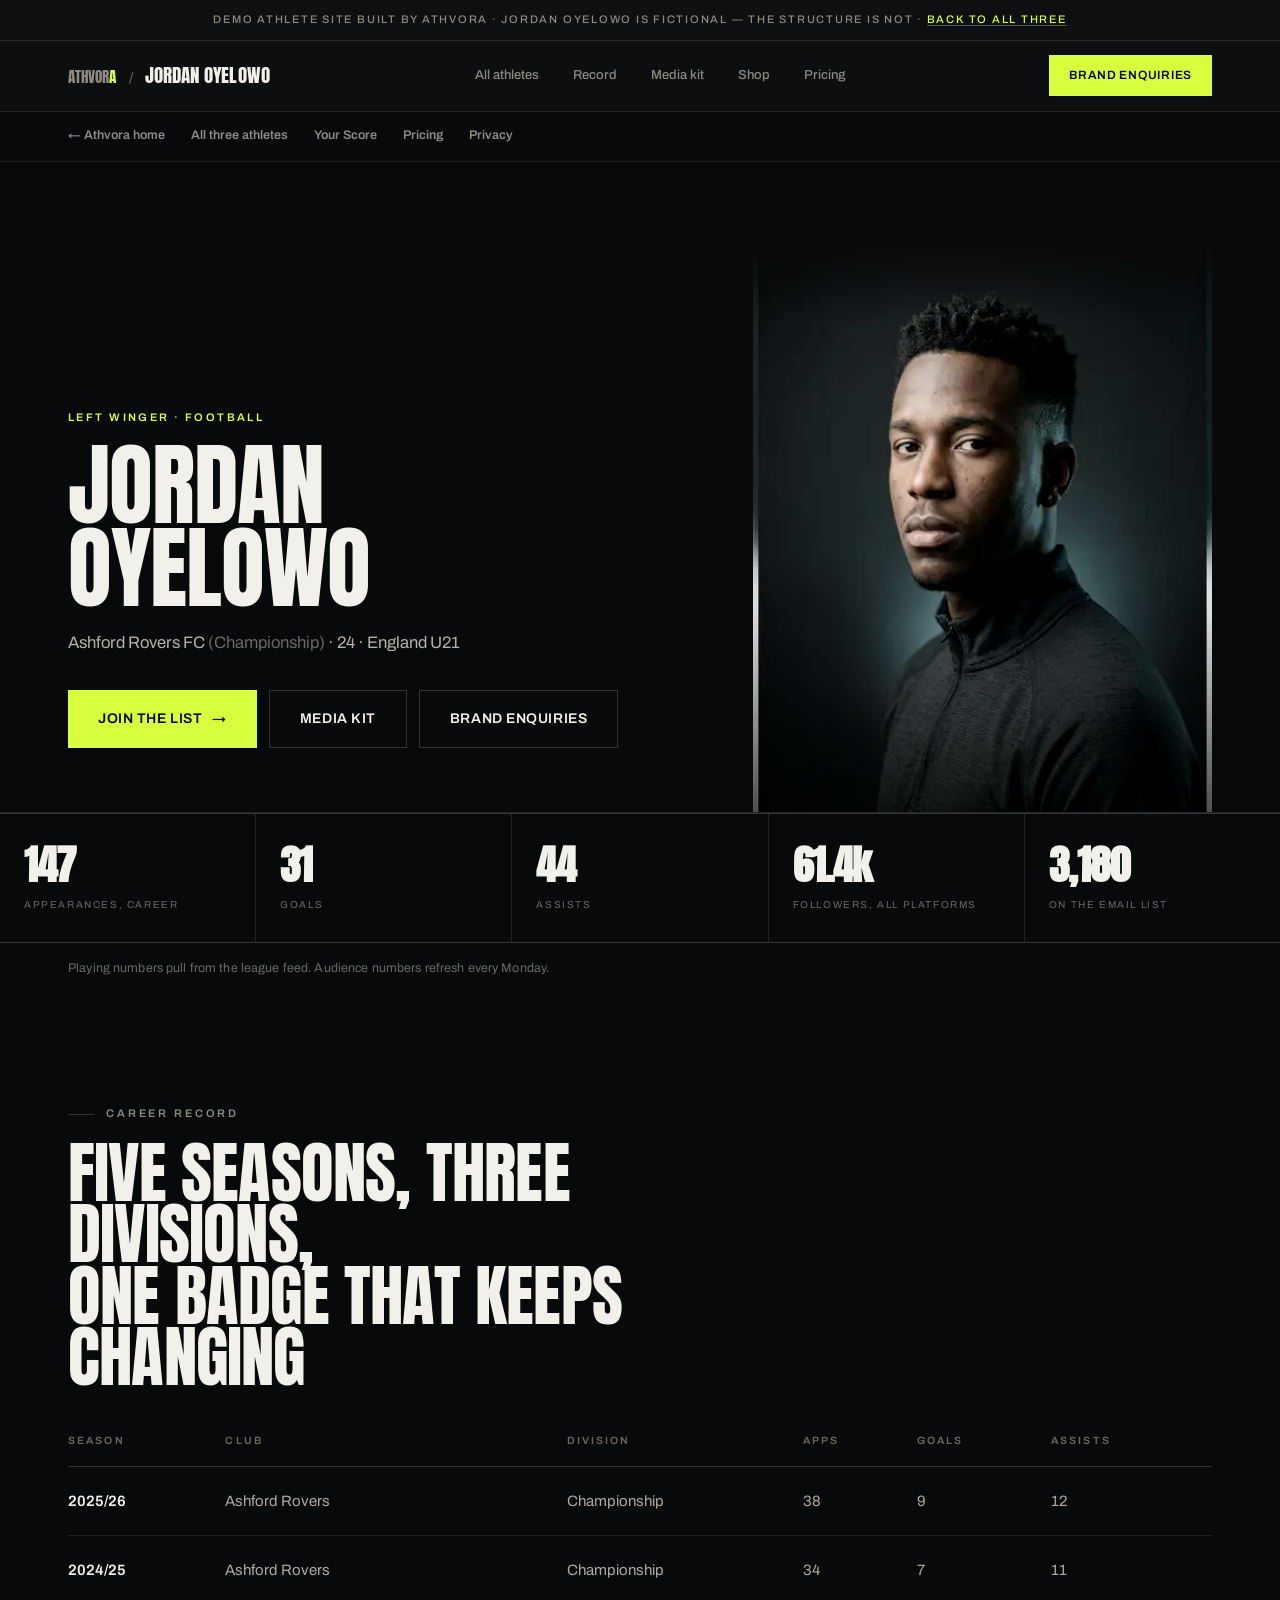
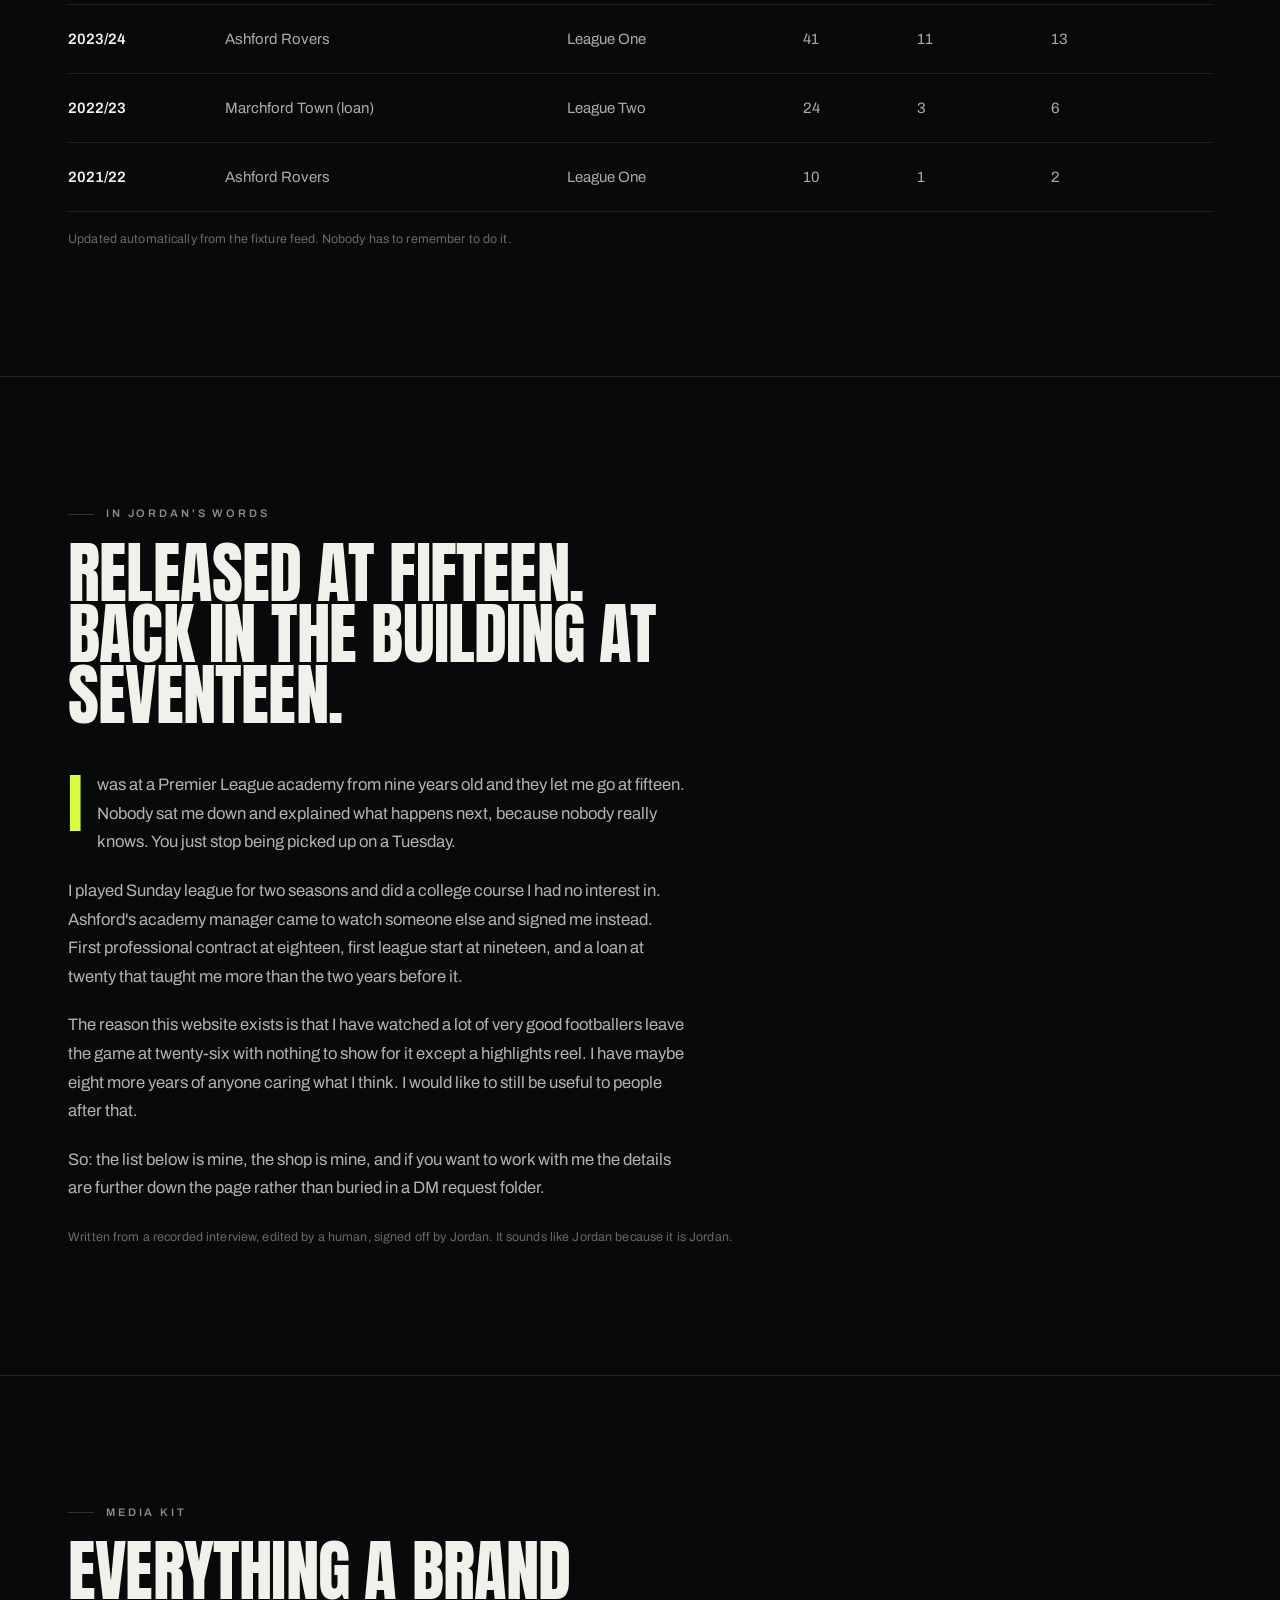
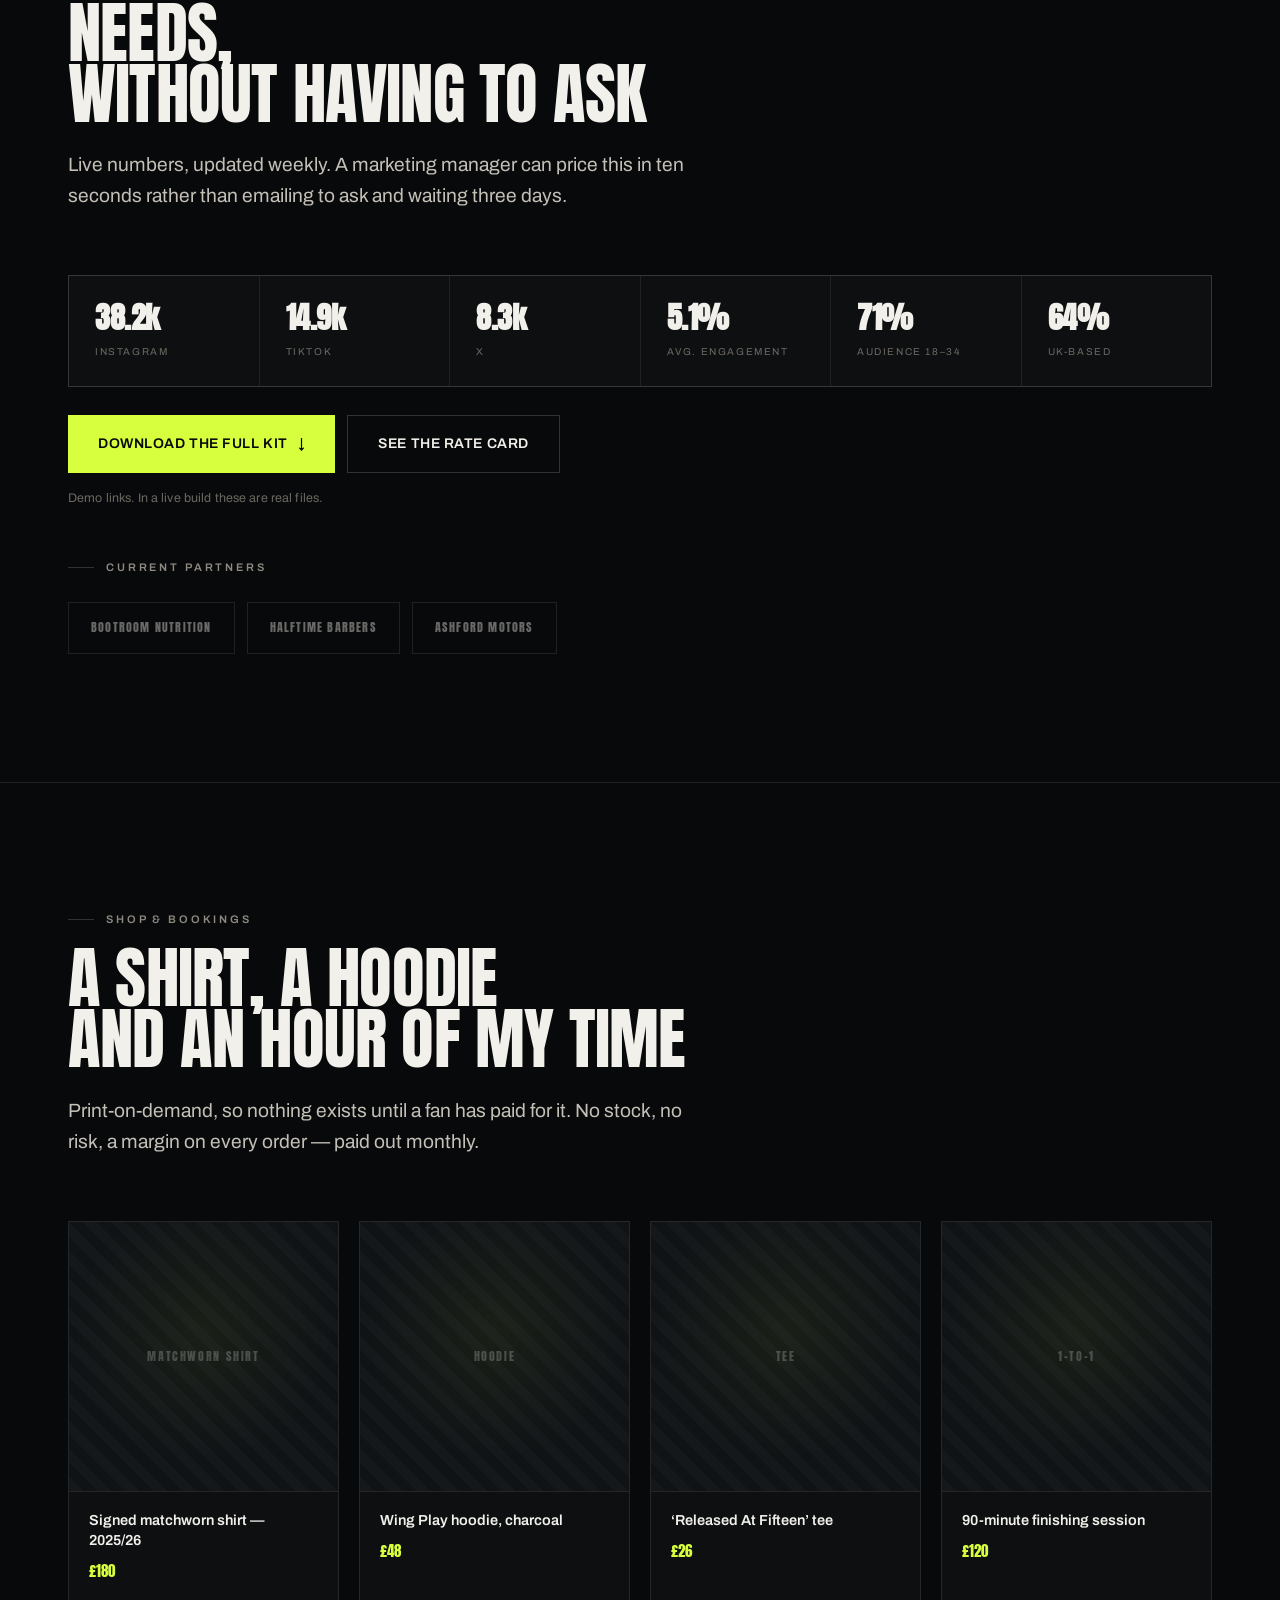
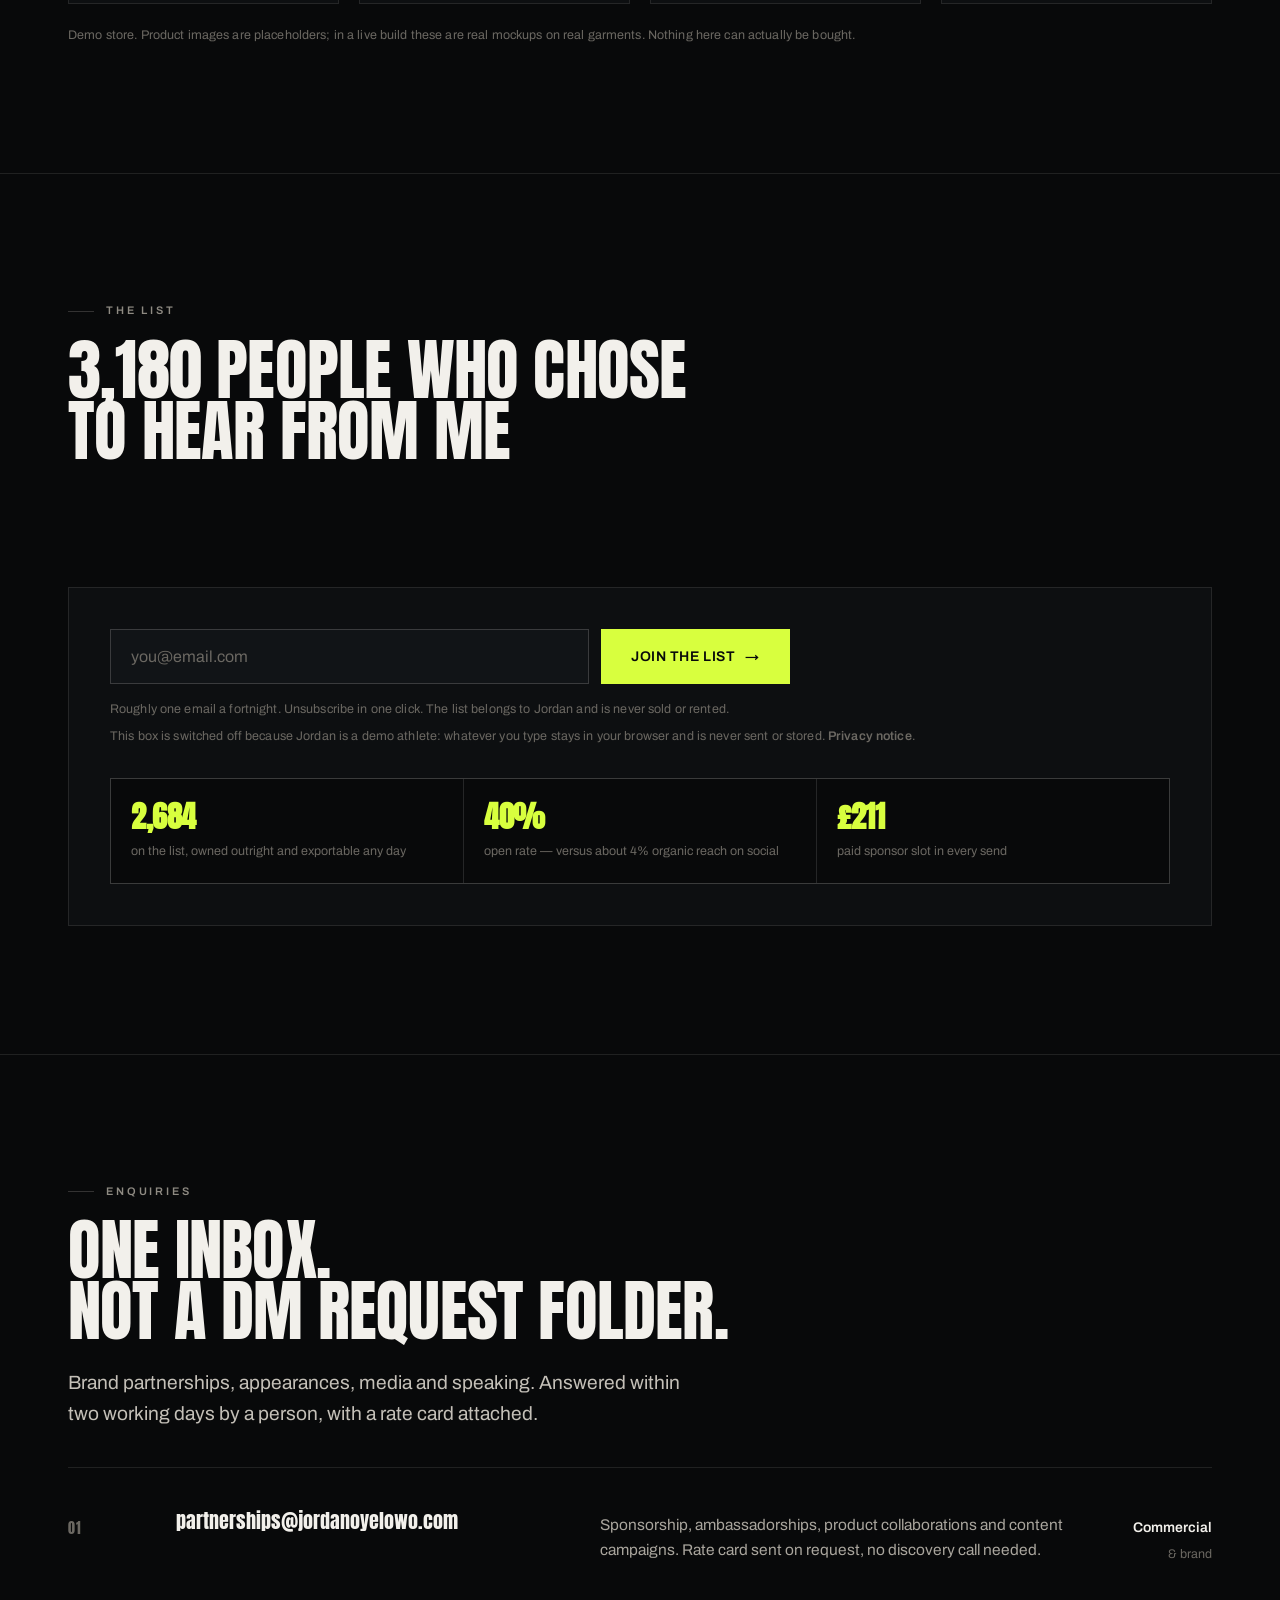
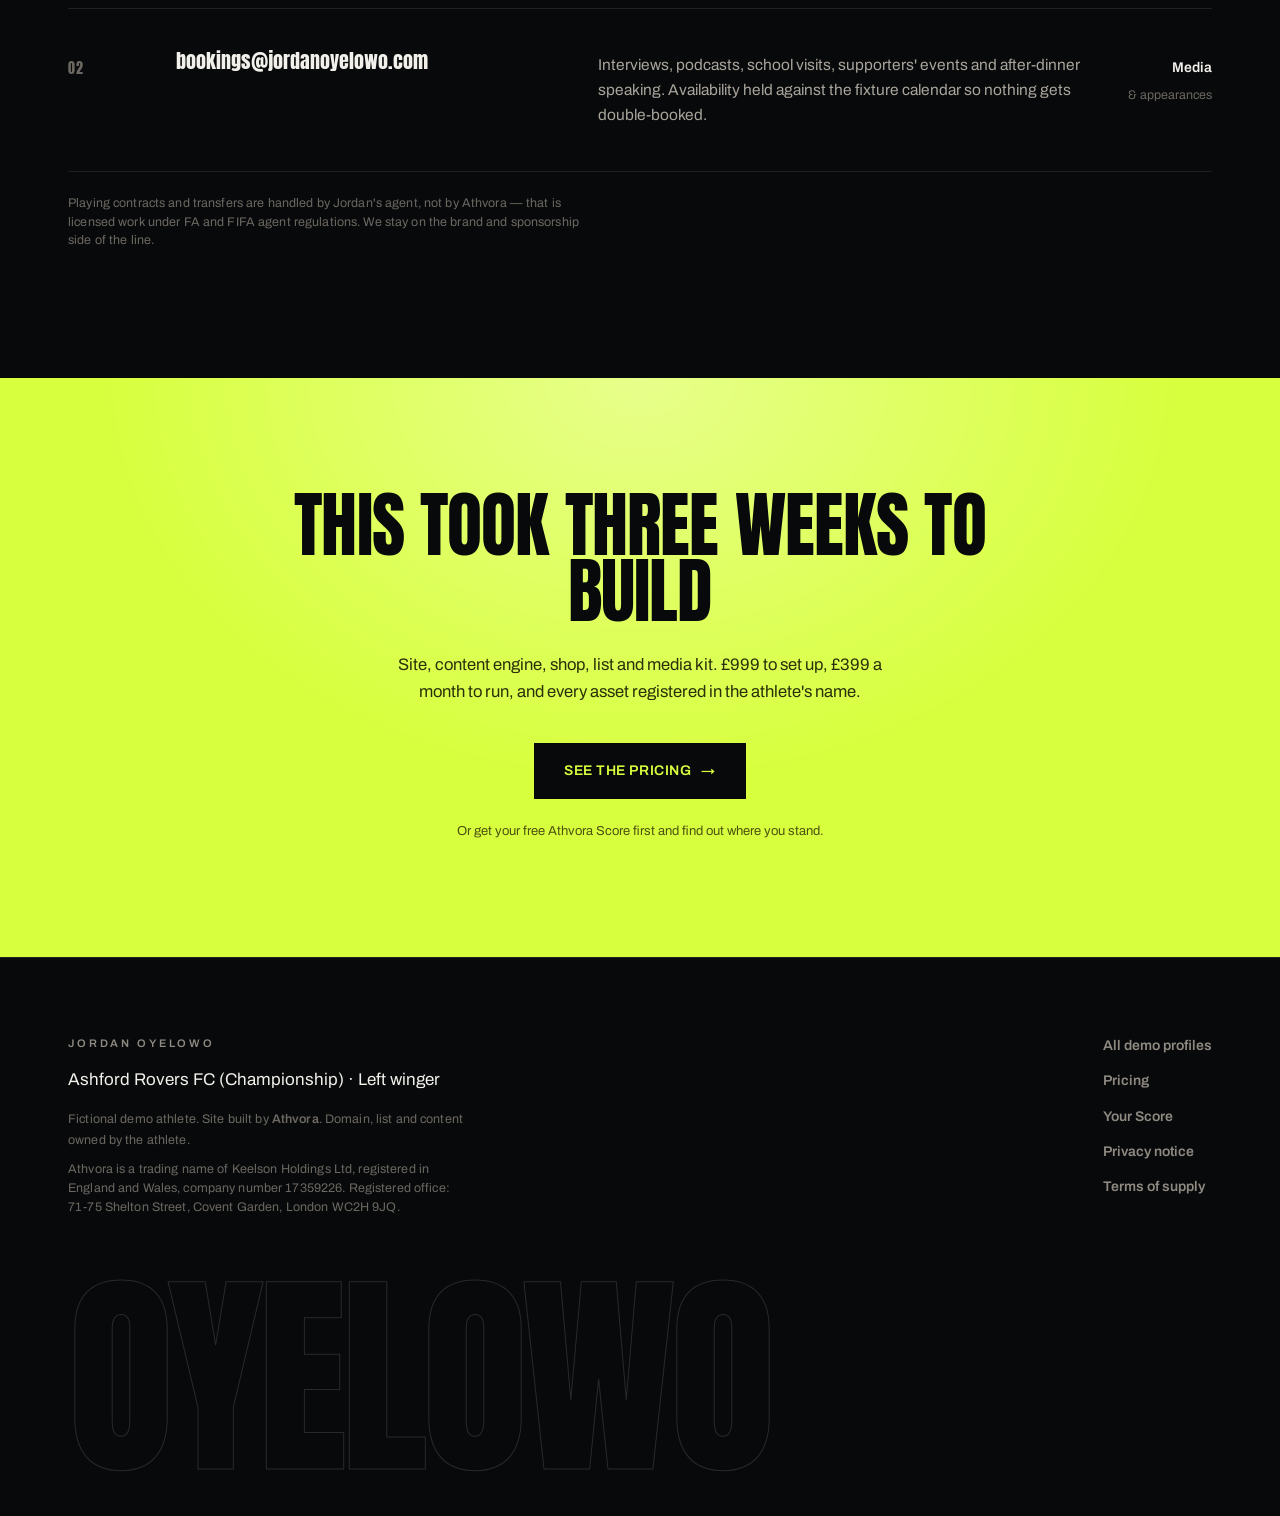
<file: demo/jordan-oyelowo.html>
<!DOCTYPE html>
<html lang="en">
<head>
<meta charset="utf-8">
<meta name="viewport" content="width=device-width, initial-scale=1">
<title>Jordan Oyelowo — Left winger, Ashford Rovers FC (Championship)</title>
<meta name="description" content="Jordan Oyelowo, Left winger for Ashford Rovers FC (Championship). Career record, media kit, shop and enquiries.">
<meta name="theme-color" content="#08090A">
<meta property="og:title" content="Jordan Oyelowo — Left winger, Ashford Rovers FC (Championship)">
<link rel="preconnect" href="https://fonts.googleapis.com">
<link rel="preconnect" href="https://fonts.gstatic.com" crossorigin>
<link href="https://fonts.googleapis.com/css2?family=Anton&family=Archivo:wght@400;500;600&family=Instrument+Serif:ital@1&display=swap" rel="stylesheet">
<link rel="stylesheet" href="../assets/img.css">
<link rel="stylesheet" href="../assets/style.css">
</head>
<body>

<div class="demobar">Demo athlete site built by Athvora · Jordan Oyelowo is fictional — the structure is not · <a href="/demo">back to all three</a></div>

<nav class="nav ap-nav">
  <div class="wrap nav-in">
    <div class="ap-crumb">
      <a class="mark sm" href="/">ATHVOR<i>A</i></a>
      <span class="slash">/</span>
      <a class="ap-mark" href="#top">Jordan Oyelowo</a>
    </div>
    <div class="nav-links">
      <a href="/demo">All athletes</a>
      <a href="#record">Record</a>
      <a href="#kit">Media kit</a>
      <a href="#shop">Shop</a>
      <a href="/pricing">Pricing</a>
    </div>
    <a class="nav-cta" href="#enquiries">Brand enquiries</a>
  </div>
</nav>
<div class="ap-sub">
  <div class="wrap ap-sub-in">
    <a href="/" class="tl">&larr; Athvora home</a>
    <a href="/demo" class="tl">All three athletes</a>
    <a href="/check" class="tl">Your Score</a>
    <a href="/pricing" class="tl">Pricing</a>
    <a href="/privacy" class="tl">Privacy</a>
  </div>
</div>

<header class="ap-hero" id="top">
  <div class="wrap ap-hero-in">
    <div class="ap-copy">
      <p class="ap-pos">Left winger · Football</p>
      <h1 data-lines>
        <span class="mline"><span>Jordan</span></span>
        <span class="mline"><span>Oyelowo</span></span>
      </h1>
      <p class="ap-club" data-rv="0.35">Ashford Rovers FC <span style="color:var(--mute-2)">(Championship)</span> · 24 · England U21</p>
      <div class="ap-act" data-rv="0.45">
        <a class="btn" href="#list"><span>Join the list</span><span class="arw">→</span></a>
        <a class="ghost" href="#kit"><span>Media kit</span></a>
        <a class="ghost" href="#enquiries"><span>Brand enquiries</span></a>
      </div>
    </div>
    <div class="ap-shot" style="background-image:var(--img-jordan)"></div>
  </div>
</header>

<div class="stats">
  <div class="st"><b data-count="147">147</b><span>Appearances, career</span></div>
  <div class="st"><b data-count="31">31</b><span>Goals</span></div>
  <div class="st"><b data-count="44">44</b><span>Assists</span></div>
  <div class="st"><b data-count="61.4" data-suffix="k">61.4k</b><span>Followers, all platforms</span></div>
  <div class="st"><b data-count="3180">3,180</b><span>On the email list</span></div>
</div>
<div class="wrap"><p class="tiny" style="padding-top:16px">Playing numbers pull from the league feed. Audience numbers refresh every Monday.</p></div>

<section class="sec" id="record">
  <div class="wrap">
    <div class="shead" style="margin-bottom:clamp(32px,3.5vw,48px)">
      <p class="eyebrow" data-rv>Career record</p>
      <h2 data-rv="0.06">Five seasons, three divisions,<br>one badge that keeps changing</h2>
    </div>
    <div data-rv style="overflow-x:auto">
      <table class="tbl">
        <thead><tr><th>Season</th><th>Club</th><th>Division</th><th>Apps</th><th>Goals</th><th>Assists</th></tr></thead>
        <tbody>
          <tr><td>2025/26</td><td>Ashford Rovers</td><td>Championship</td><td>38</td><td>9</td><td>12</td></tr>
          <tr><td>2024/25</td><td>Ashford Rovers</td><td>Championship</td><td>34</td><td>7</td><td>11</td></tr>
          <tr><td>2023/24</td><td>Ashford Rovers</td><td>League One</td><td>41</td><td>11</td><td>13</td></tr>
          <tr><td>2022/23</td><td>Marchford Town (loan)</td><td>League Two</td><td>24</td><td>3</td><td>6</td></tr>
          <tr><td>2021/22</td><td>Ashford Rovers</td><td>League One</td><td>10</td><td>1</td><td>2</td></tr>
        </tbody>
      </table>
    </div>
    <p class="tiny" data-rv style="margin-top:18px">Updated automatically from the fixture feed. Nobody has to remember to do it.</p>
  </div>
</section>

<section class="sec" id="story">
  <div class="wrap">
    <div class="shead" style="margin-bottom:clamp(30px,3.4vw,44px)">
      <p class="eyebrow" data-rv>In Jordan's words</p>
      <h2 data-rv="0.06">Released at fifteen.<br>Back in the building at seventeen.</h2>
    </div>
    <div class="prose" data-rv="0.1">
      <p>I was at a Premier League academy from nine years old and they let me go at fifteen. Nobody sat me down and explained what happens next, because nobody really knows. You just stop being picked up on a Tuesday.</p>
      <p>I played Sunday league for two seasons and did a college course I had no interest in. Ashford's academy manager came to watch someone else and signed me instead. First professional contract at eighteen, first league start at nineteen, and a loan at twenty that taught me more than the two years before it.</p>
      <p>The reason this website exists is that I have watched a lot of very good footballers leave the game at twenty-six with nothing to show for it except a highlights reel. I have maybe eight more years of anyone caring what I think. I would like to still be useful to people after that.</p>
      <p>So: the list below is mine, the shop is mine, and if you want to work with me the details are further down the page rather than buried in a DM request folder.</p>
    </div>
    <p class="tiny" data-rv style="margin-top:26px">Written from a recorded interview, edited by a human, signed off by Jordan. It sounds like Jordan because it is Jordan.</p>
  </div>
</section>

<section class="sec" id="kit">
  <div class="wrap">
    <div class="shead">
      <p class="eyebrow" data-rv>Media kit</p>
      <h2 data-rv="0.06">Everything a brand needs,<br>without having to ask</h2>
      <p class="lede" data-rv="0.12">Live numbers, updated weekly. A marketing manager can price this in ten seconds rather than emailing to ask and waiting three days.</p>
    </div>
    <div class="kit" data-rv>
      <div><b>38.2k</b><span>Instagram</span></div>
      <div><b>14.9k</b><span>TikTok</span></div>
      <div><b>8.3k</b><span>X</span></div>
      <div><b>5.1%</b><span>Avg. engagement</span></div>
      <div><b>71%</b><span>Audience 18–34</span></div>
      <div><b>64%</b><span>UK-based</span></div>
    </div>
    <div style="margin-top:28px;display:flex;gap:12px;flex-wrap:wrap" data-rv>
      <a class="btn" href="#enquiries"><span>Download the full kit</span><span class="arw">↓</span></a>
      <a class="ghost" href="#enquiries"><span>See the rate card</span></a>
    </div>
    <p class="tiny" style="margin-top:16px">Demo links. In a live build these are real files.</p>
    <div data-rv style="margin-top:clamp(36px,4vw,56px)">
      <p class="eyebrow">Current partners</p>
      <div class="sponsors">
        <span class="sp">BOOTROOM NUTRITION</span>
        <span class="sp">HALFTIME BARBERS</span>
        <span class="sp">ASHFORD MOTORS</span>
      </div>
    </div>
  </div>
</section>

<section class="sec" id="shop">
  <div class="wrap">
    <div class="shead">
      <p class="eyebrow" data-rv>Shop &amp; bookings</p>
      <h2 data-rv="0.06">A shirt, a hoodie<br>and an hour of my time</h2>
      <p class="lede" data-rv="0.12">Print-on-demand, so nothing exists until a fan has paid for it. No stock, no risk, a margin on every order — paid out monthly.</p>
    </div>
    <div class="shop">
      <div class="item" data-rv="0.00"><div class="ph-img">MATCHWORN SHIRT</div><div class="meta"><b>Signed matchworn shirt — 2025/26</b><span>£180</span></div></div>
      <div class="item" data-rv="0.05"><div class="ph-img">HOODIE</div><div class="meta"><b>Wing Play hoodie, charcoal</b><span>£48</span></div></div>
      <div class="item" data-rv="0.10"><div class="ph-img">TEE</div><div class="meta"><b>‘Released At Fifteen’ tee</b><span>£26</span></div></div>
      <div class="item" data-rv="0.15"><div class="ph-img">1-TO-1</div><div class="meta"><b>90-minute finishing session</b><span>£120</span></div></div>
    </div>
    <p class="tiny" data-rv style="margin-top:22px">Demo store. Product images are placeholders; in a live build these are real mockups on real garments. Nothing here can actually be bought.</p>
  </div>
</section>

<section class="sec" id="list">
  <div class="wrap">
    <div class="shead" style="margin-bottom:clamp(28px,3vw,40px)">
      <p class="eyebrow" data-rv>The list</p>
      <h2 data-rv="0.06">3,180 people who chose<br>to hear from me</h2>
      <p class="lede" data-rv="0.12">A note every other Friday: what actually happened in the week, what I got wrong, and anything I'm launching. No spam, no drop-shipping, no crypto.</p>
    </div>
    <div class="signup" data-rv>
      <form onsubmit="event.preventDefault();this.querySelector('.ok').classList.remove('hidden');this.querySelector('input').value='';">
        <div class="cform" style="margin-top:0">
          <div class="fld"><input type="email" required placeholder="you@email.com" aria-label="Email address"></div>
          <button class="btn" type="submit"><span>Join the list</span><span class="arw">→</span></button>
        </div>
        <p class="tiny" style="margin-top:16px">Roughly one email a fortnight. Unsubscribe in one click. The list belongs to Jordan and is never sold or rented.</p>
        <p class="tiny" style="margin-top:8px">This box is switched off because Jordan is a demo athlete: whatever you type stays in your browser and is never sent or stored. <a href="/privacy" class="tl">Privacy notice</a>.</p>
        <p class="ok hidden">✓ That worked — in a live build you'd now be on the list. This is a demo, so nothing was stored.</p>
      </form>
      <div class="cost" style="margin-top:30px">
        <div><b data-count="3180">3,180</b><span>on the list, owned outright and exportable any day</span></div>
        <div><b data-count="47" data-suffix="%">47%</b><span>open rate — versus about 4% organic reach on social</span></div>
        <div><b data-count="250" data-prefix="£">£250</b><span>paid sponsor slot in every send</span></div>
      </div>
    </div>
  </div>
</section>

<section class="sec" id="enquiries">
  <div class="wrap">
    <div class="shead" style="margin-bottom:clamp(28px,3vw,40px)">
      <p class="eyebrow" data-rv>Enquiries</p>
      <h2 data-rv="0.06">One inbox.<br>Not a DM request folder.</h2>
      <p class="lede" data-rv="0.12">Brand partnerships, appearances, media and speaking. Answered within two working days by a person, with a rate card attached.</p>
    </div>
    <div class="mods">
      <div class="mod" data-rv>
        <div class="mod-n">01</div>
        <h3 style="font-size:clamp(17px,1.6vw,21px);text-transform:none;letter-spacing:0">partnerships@jordanoyelowo.com</h3>
        <p class="mod-d">Sponsorship, ambassadorships, product collaborations and content campaigns. Rate card sent on request, no discovery call needed.</p>
        <p class="mod-p">Commercial<span>&amp; brand</span></p>
      </div>
      <div class="mod" data-rv="0.06">
        <div class="mod-n">02</div>
        <h3 style="font-size:clamp(17px,1.6vw,21px);text-transform:none;letter-spacing:0">bookings@jordanoyelowo.com</h3>
        <p class="mod-d">Interviews, podcasts, school visits, supporters' events and after-dinner speaking. Availability held against the fixture calendar so nothing gets double-booked.</p>
        <p class="mod-p">Media<span>&amp; appearances</span></p>
      </div>
    </div>
    <p class="tiny" data-rv style="margin-top:22px;max-width:76ch">Playing contracts and transfers are handled by Jordan's agent, not by Athvora — that is licensed work under FA and FIFA agent regulations. We stay on the brand and sponsorship side of the line.</p>
  </div>
</section>

<section class="cta">
  <div class="wrap">
    <h2 data-rv>This took three weeks to build</h2>
    <p data-rv="0.06">Site, content engine, shop, list and media kit. £999 to set up, £399 a month to run, and every asset registered in the athlete's name.</p>
    <a class="btn" href="/pricing" data-rv="0.12"><span>See the pricing</span><span class="arw">→</span></a>
    <small data-rv="0.16">Or get your free Athvora Score first and find out where you stand.</small>
  </div>
</section>

<footer class="foot">
  <div class="wrap">
    <div class="foot-grid">
      <div style="max-width:44ch">
        <p class="eyebrow nb" style="margin-bottom:14px">Jordan Oyelowo</p>
        <p style="font-size:17px">Ashford Rovers FC (Championship) · Left winger</p>
        <p class="tiny" style="margin-top:16px">Fictional demo athlete. Site built by <a href="/" class="tl">Athvora</a>. Domain, list and content owned by the athlete.</p>
        <p class="tiny" style="margin-top:10px">Athvora is a trading name of Keelson Holdings Ltd, registered in England and Wales, company number 17359226. Registered office: 71-75 Shelton Street, Covent Garden, London WC2H 9JQ.</p>
      </div>
      <div class="foot-links">
        <a href="/demo" class="tl">All demo profiles</a>
        <a href="/pricing" class="tl">Pricing</a>
        <a href="/check" class="tl">Your Score</a>
        <a href="/privacy" class="tl">Privacy notice</a>
        <a href="/terms" class="tl">Terms of supply</a>
      </div>
    </div>
    <div class="foot-mark">OYELOWO</div>
  </div>
</footer>

<script src="../assets/app.js"></script>
</body>
</html>
</file>
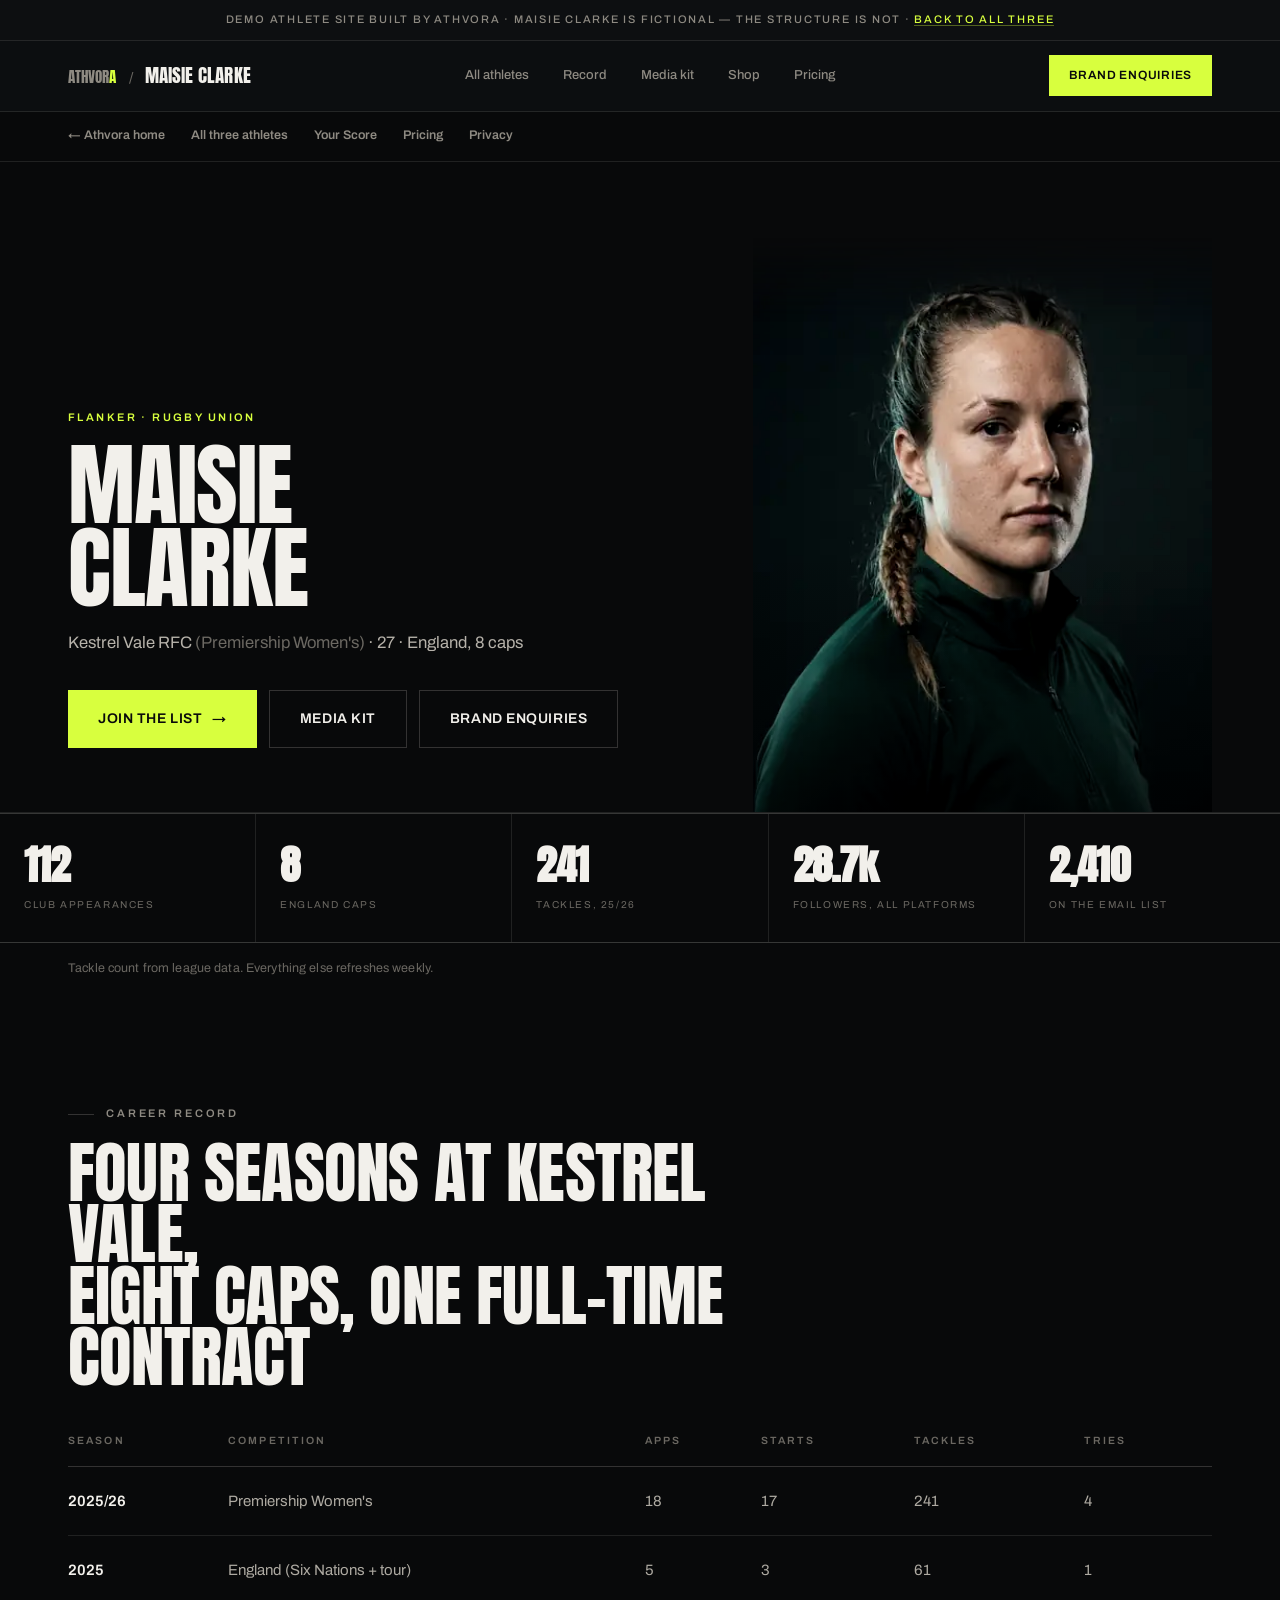
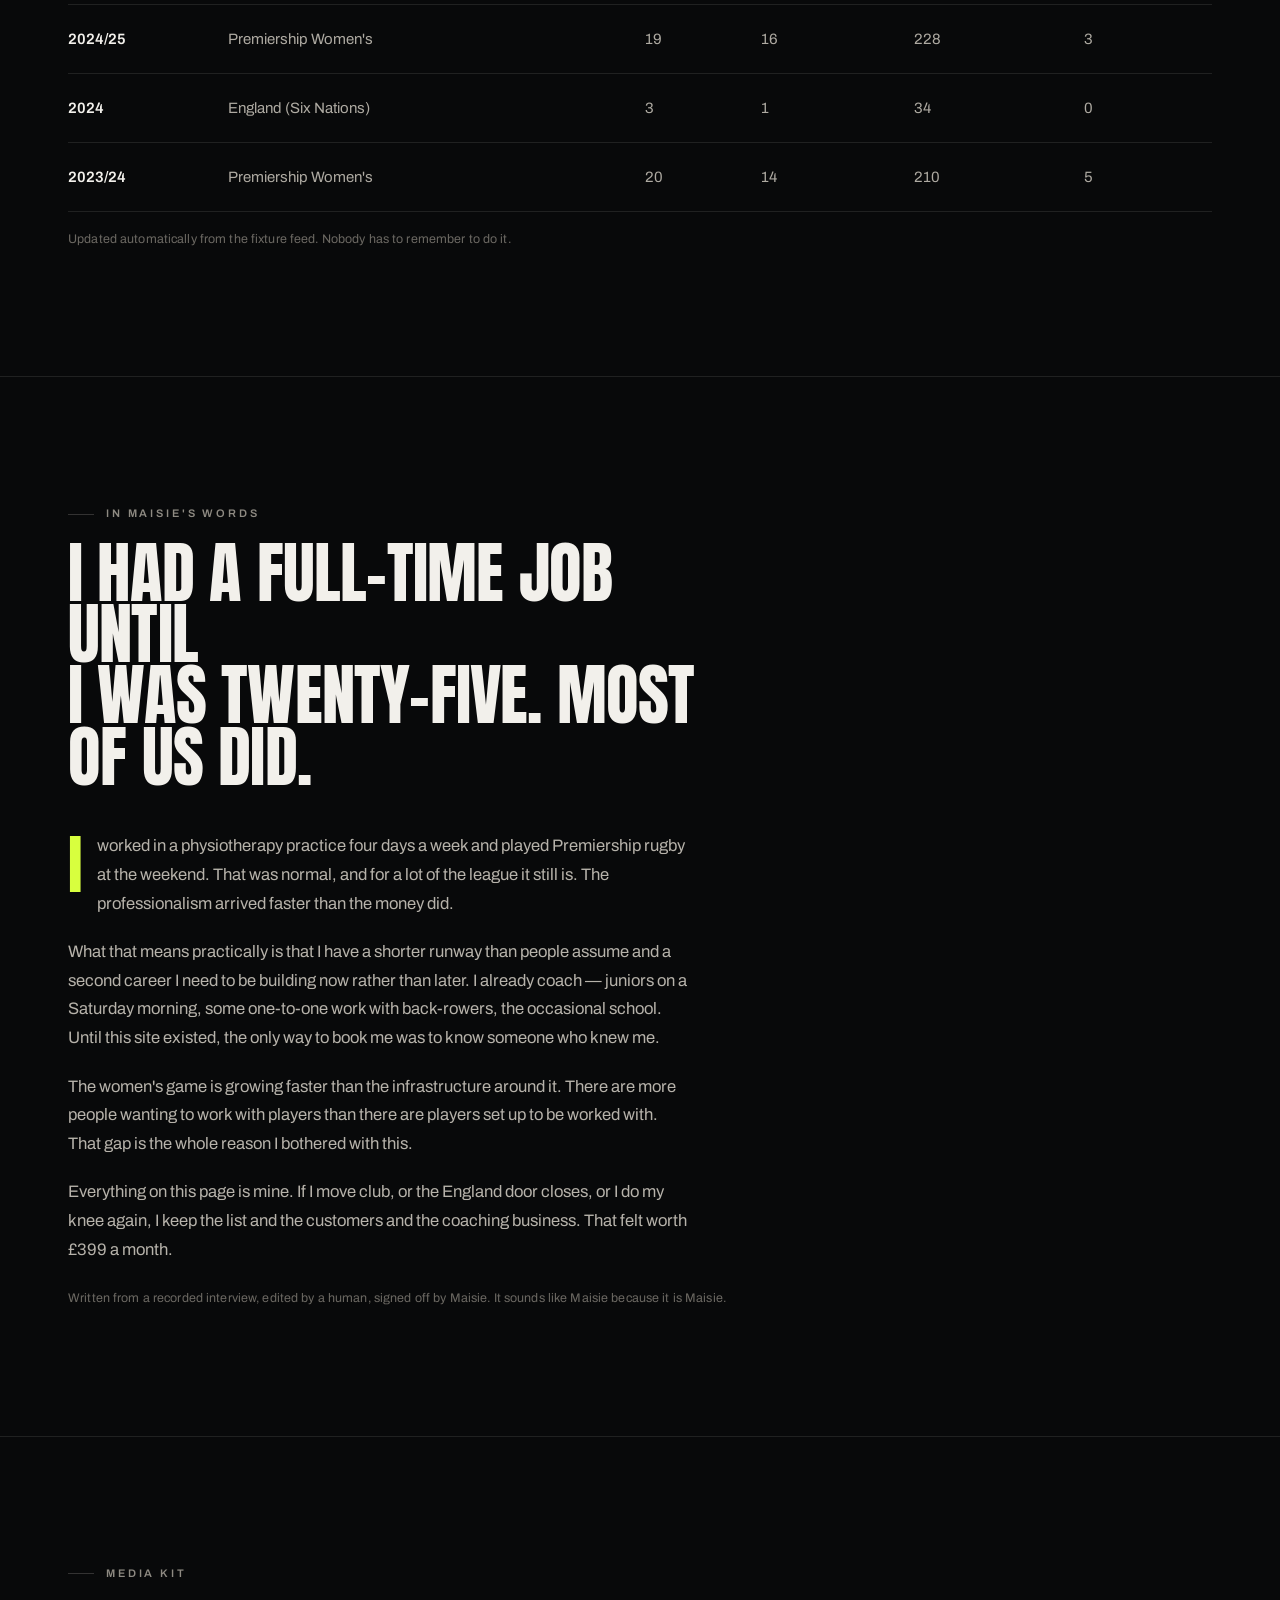
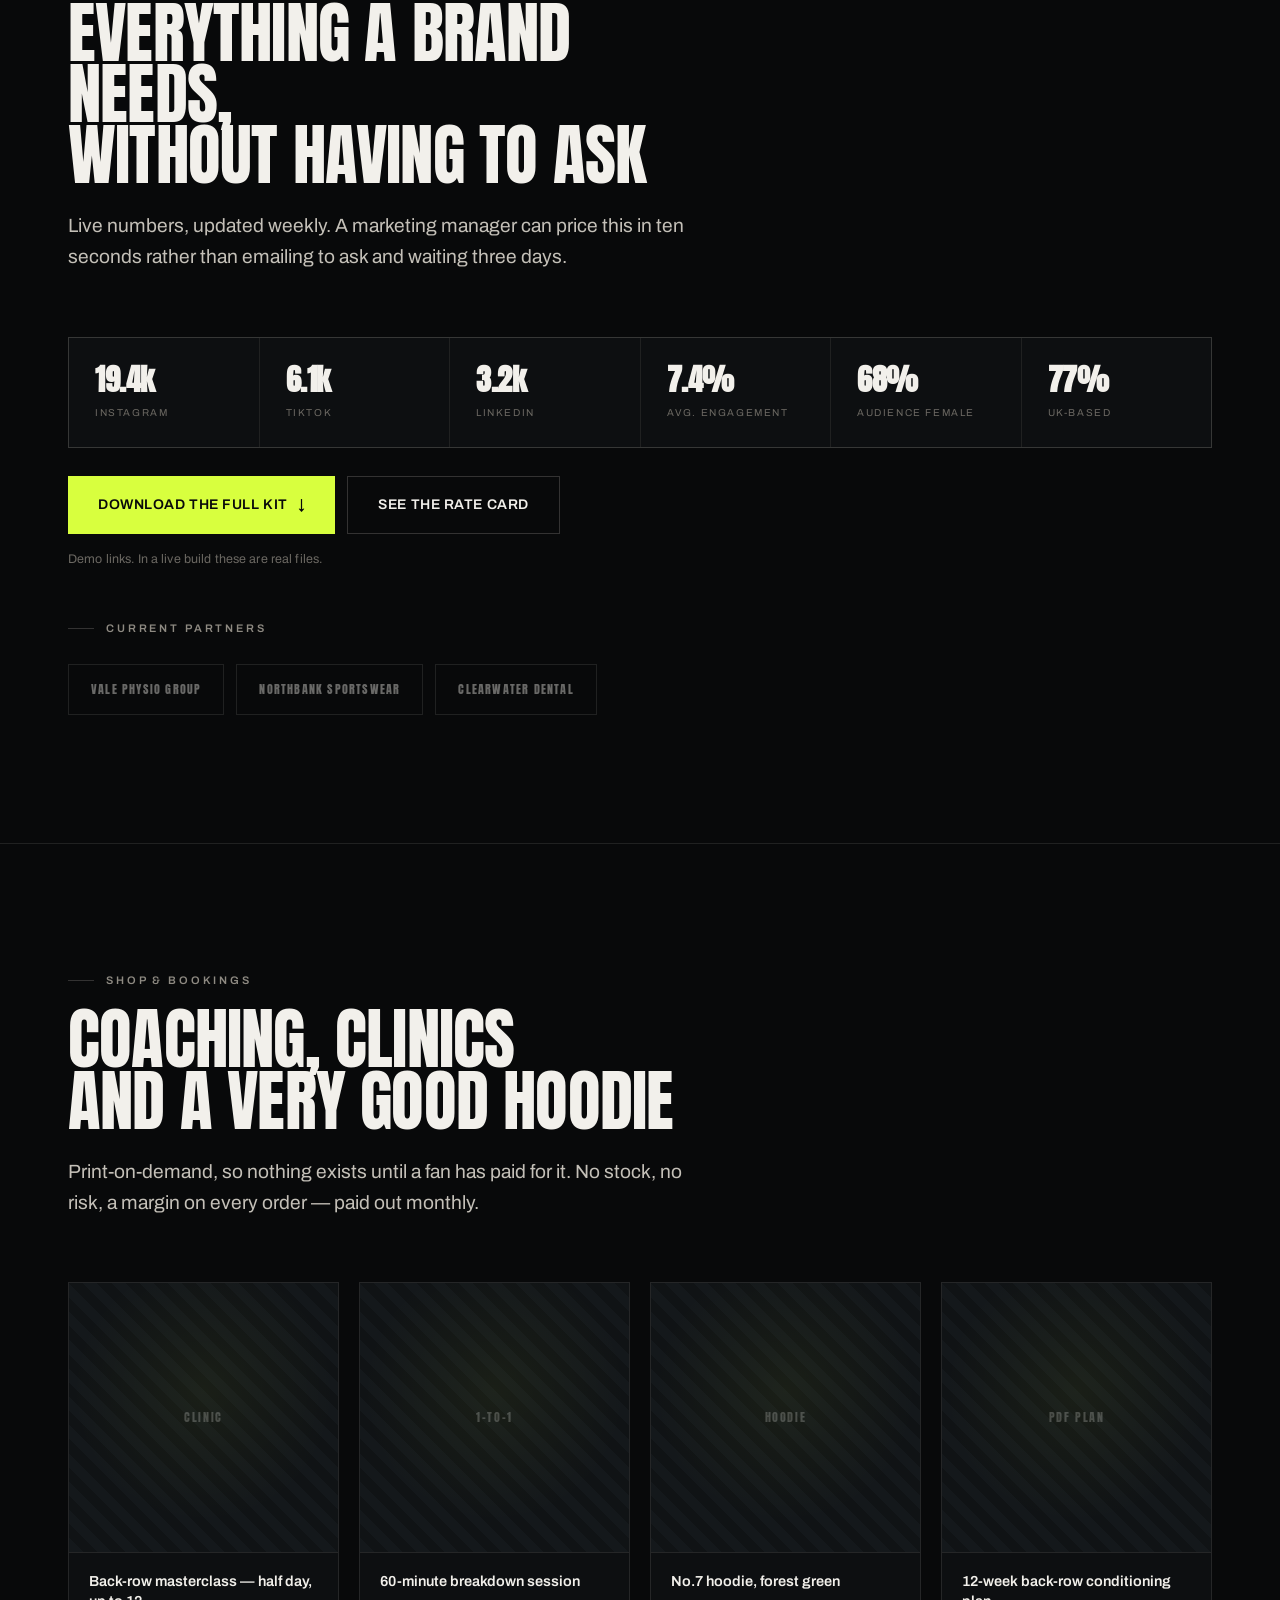
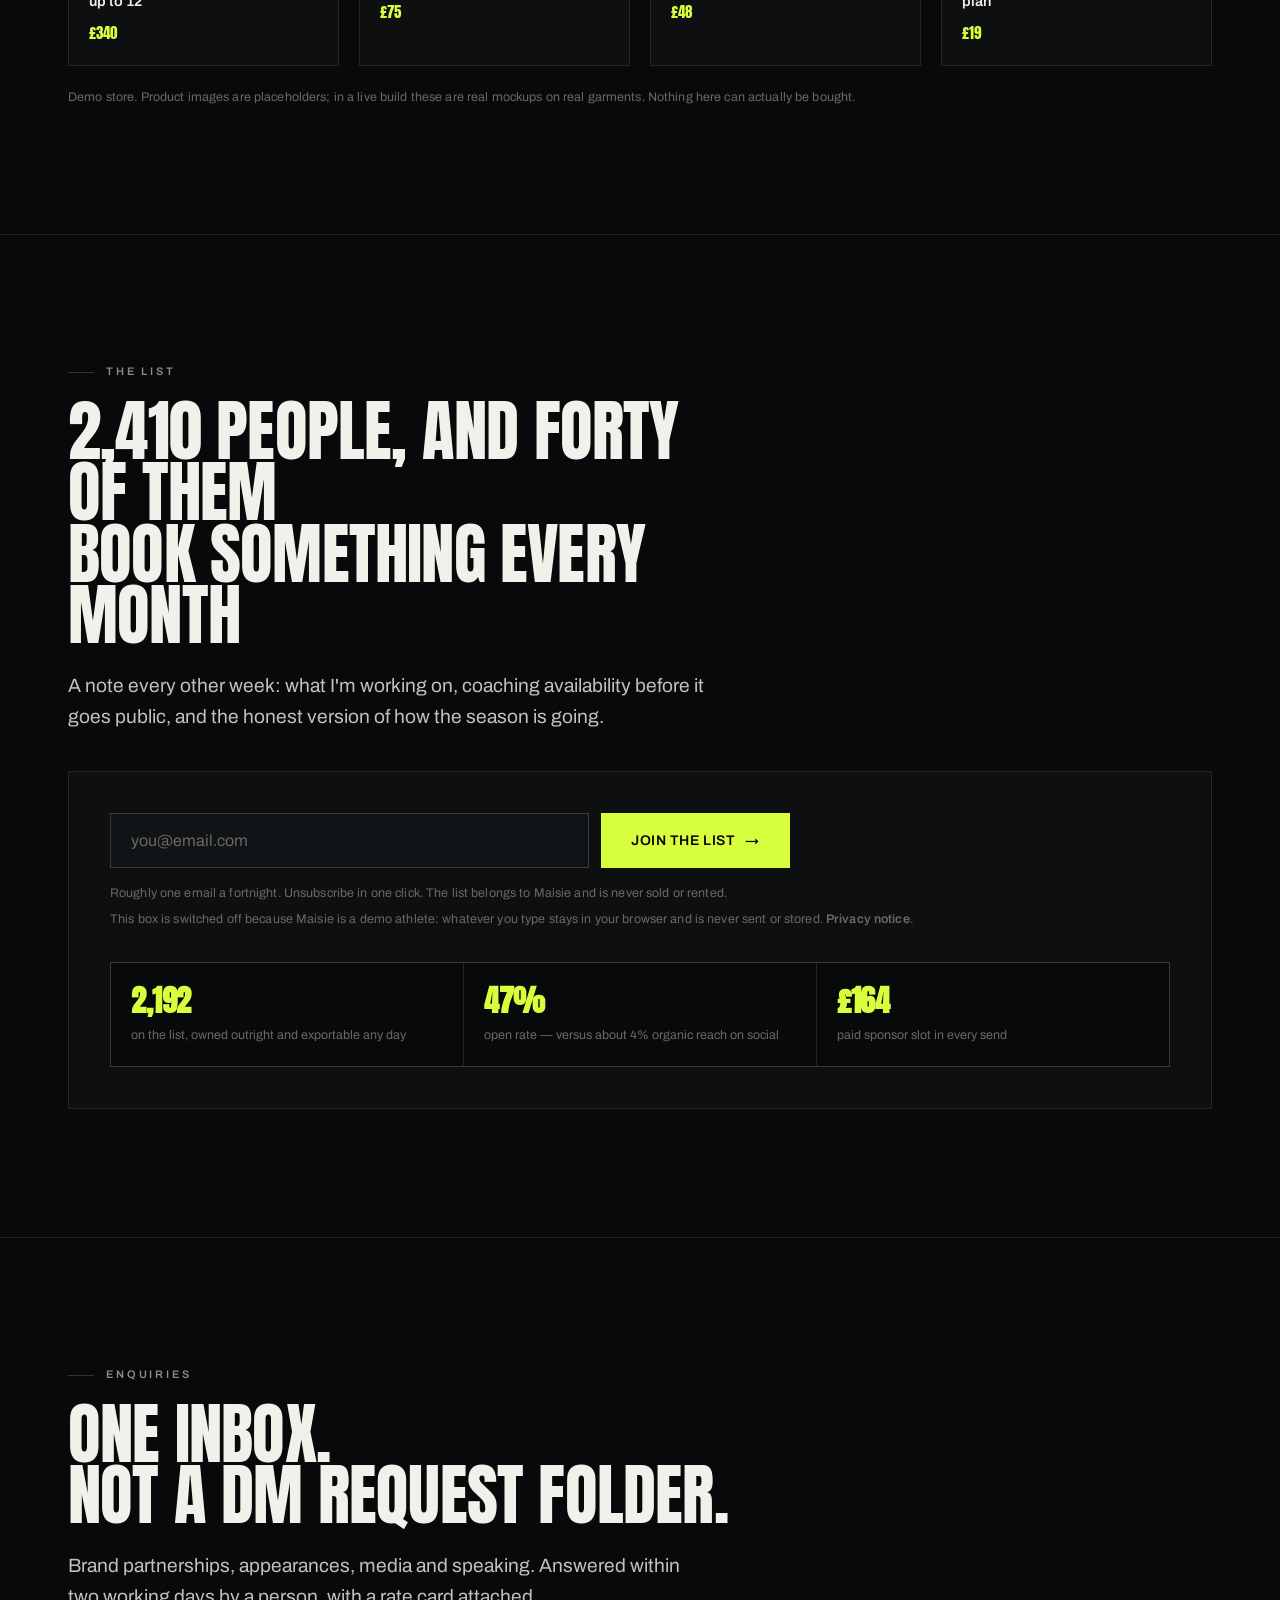
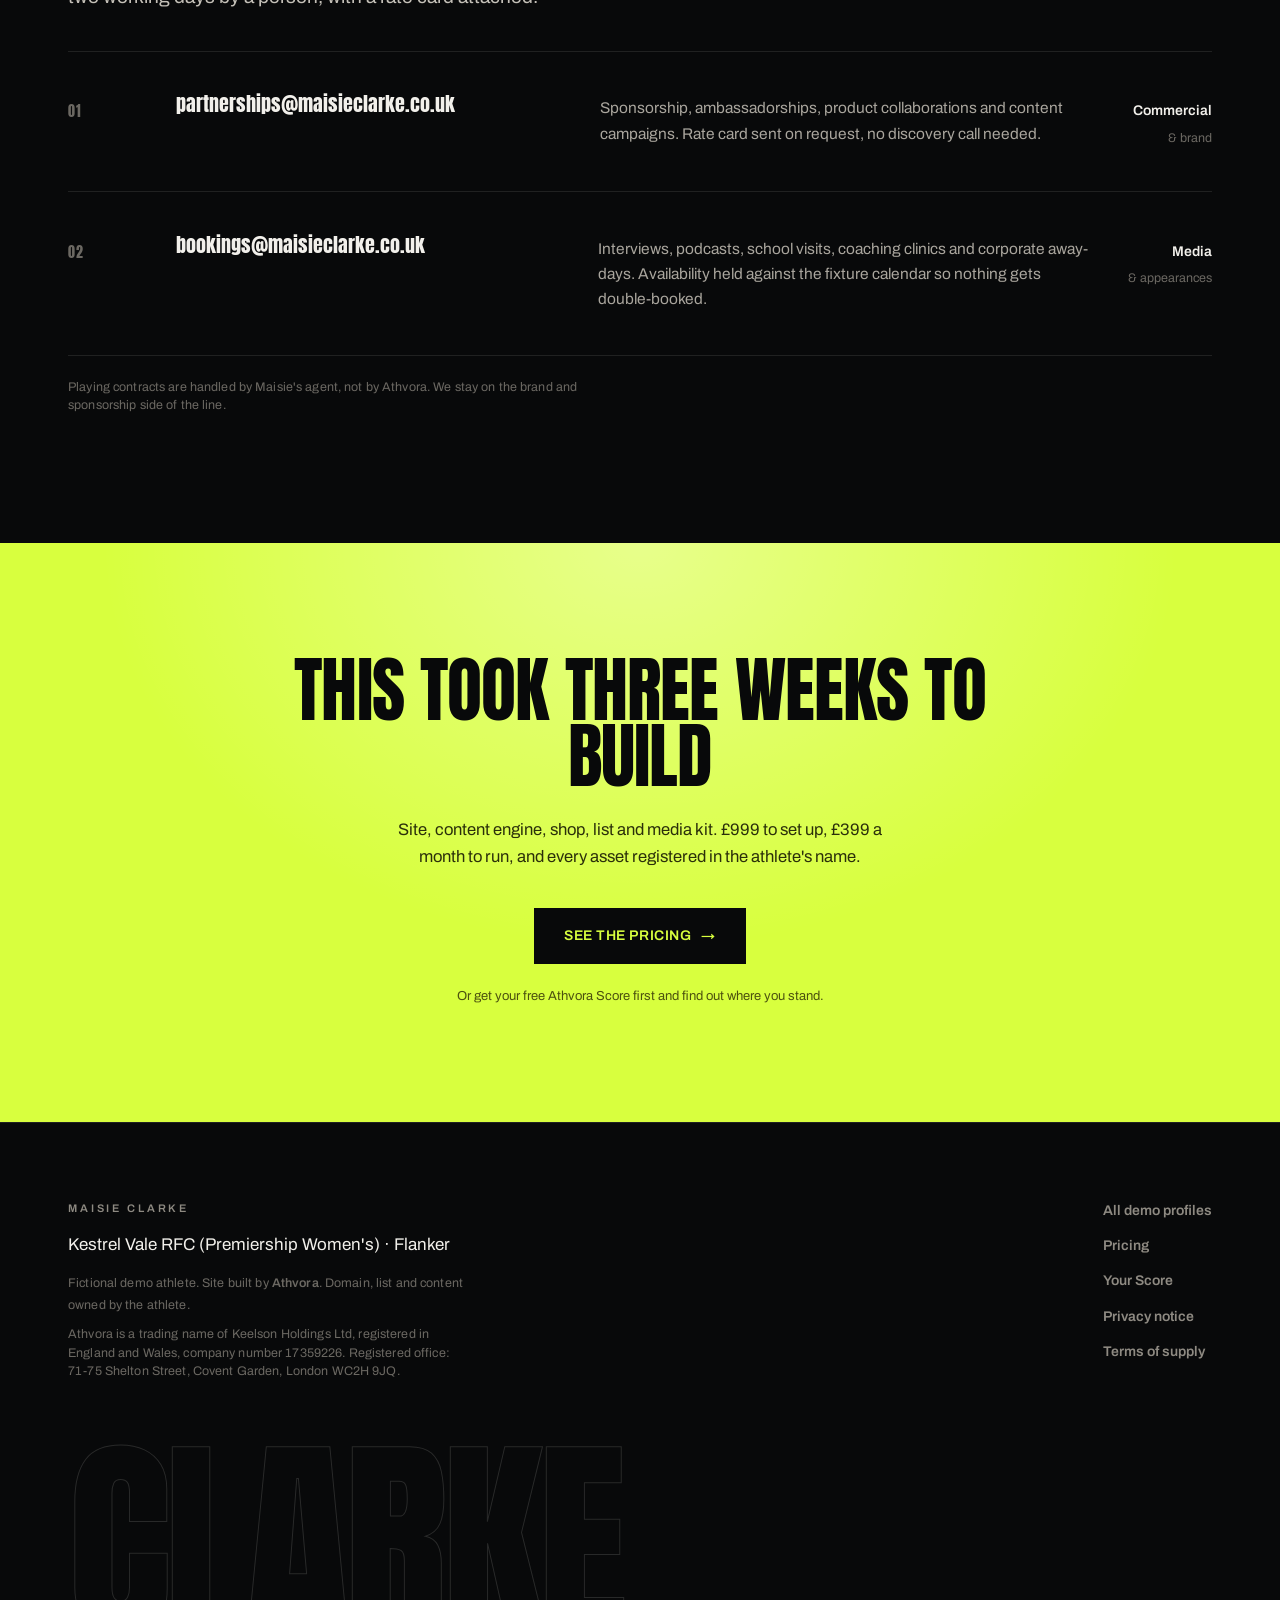
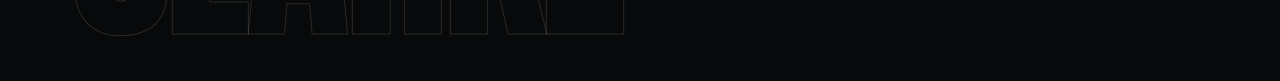
<file: demo/maisie-clarke.html>
<!DOCTYPE html>
<html lang="en">
<head>
<meta charset="utf-8">
<meta name="viewport" content="width=device-width, initial-scale=1">
<title>Maisie Clarke — Flanker, Kestrel Vale RFC (Premiership Women's)</title>
<meta name="description" content="Maisie Clarke, Flanker for Kestrel Vale RFC (Premiership Women's). Career record, media kit, shop and enquiries.">
<meta name="theme-color" content="#08090A">
<meta property="og:title" content="Maisie Clarke — Flanker, Kestrel Vale RFC (Premiership Women's)">
<link rel="preconnect" href="https://fonts.googleapis.com">
<link rel="preconnect" href="https://fonts.gstatic.com" crossorigin>
<link href="https://fonts.googleapis.com/css2?family=Anton&family=Archivo:wght@400;500;600&family=Instrument+Serif:ital@1&display=swap" rel="stylesheet">
<link rel="stylesheet" href="../assets/img.css">
<link rel="stylesheet" href="../assets/style.css">
</head>
<body>

<div class="demobar">Demo athlete site built by Athvora · Maisie Clarke is fictional — the structure is not · <a href="/demo">back to all three</a></div>

<nav class="nav ap-nav">
  <div class="wrap nav-in">
    <div class="ap-crumb">
      <a class="mark sm" href="/">ATHVOR<i>A</i></a>
      <span class="slash">/</span>
      <a class="ap-mark" href="#top">Maisie Clarke</a>
    </div>
    <div class="nav-links">
      <a href="/demo">All athletes</a>
      <a href="#record">Record</a>
      <a href="#kit">Media kit</a>
      <a href="#shop">Shop</a>
      <a href="/pricing">Pricing</a>
    </div>
    <a class="nav-cta" href="#enquiries">Brand enquiries</a>
  </div>
</nav>
<div class="ap-sub">
  <div class="wrap ap-sub-in">
    <a href="/" class="tl">&larr; Athvora home</a>
    <a href="/demo" class="tl">All three athletes</a>
    <a href="/check" class="tl">Your Score</a>
    <a href="/pricing" class="tl">Pricing</a>
    <a href="/privacy" class="tl">Privacy</a>
  </div>
</div>

<header class="ap-hero" id="top">
  <div class="wrap ap-hero-in">
    <div class="ap-copy">
      <p class="ap-pos">Flanker · Rugby union</p>
      <h1 data-lines>
        <span class="mline"><span>Maisie</span></span>
        <span class="mline"><span>Clarke</span></span>
      </h1>
      <p class="ap-club" data-rv="0.35">Kestrel Vale RFC <span style="color:var(--mute-2)">(Premiership Women's)</span> · 27 · England, 8 caps</p>
      <div class="ap-act" data-rv="0.45">
        <a class="btn" href="#list"><span>Join the list</span><span class="arw">→</span></a>
        <a class="ghost" href="#kit"><span>Media kit</span></a>
        <a class="ghost" href="#enquiries"><span>Brand enquiries</span></a>
      </div>
    </div>
    <div class="ap-shot" style="background-image:var(--img-maisie)"></div>
  </div>
</header>

<div class="stats">
  <div class="st"><b data-count="112">112</b><span>Club appearances</span></div>
  <div class="st"><b data-count="8">8</b><span>England caps</span></div>
  <div class="st"><b data-count="241">241</b><span>Tackles, 25/26</span></div>
  <div class="st"><b data-count="28.7" data-suffix="k">28.7k</b><span>Followers, all platforms</span></div>
  <div class="st"><b data-count="2410">2,410</b><span>On the email list</span></div>
</div>
<div class="wrap"><p class="tiny" style="padding-top:16px">Tackle count from league data. Everything else refreshes weekly.</p></div>

<section class="sec" id="record">
  <div class="wrap">
    <div class="shead" style="margin-bottom:clamp(32px,3.5vw,48px)">
      <p class="eyebrow" data-rv>Career record</p>
      <h2 data-rv="0.06">Four seasons at Kestrel Vale,<br>eight caps, one full-time contract</h2>
    </div>
    <div data-rv style="overflow-x:auto">
      <table class="tbl">
        <thead><tr><th>Season</th><th>Competition</th><th>Apps</th><th>Starts</th><th>Tackles</th><th>Tries</th></tr></thead>
        <tbody>
          <tr><td>2025/26</td><td>Premiership Women's</td><td>18</td><td>17</td><td>241</td><td>4</td></tr>
          <tr><td>2025</td><td>England (Six Nations + tour)</td><td>5</td><td>3</td><td>61</td><td>1</td></tr>
          <tr><td>2024/25</td><td>Premiership Women's</td><td>19</td><td>16</td><td>228</td><td>3</td></tr>
          <tr><td>2024</td><td>England (Six Nations)</td><td>3</td><td>1</td><td>34</td><td>0</td></tr>
          <tr><td>2023/24</td><td>Premiership Women's</td><td>20</td><td>14</td><td>210</td><td>5</td></tr>
        </tbody>
      </table>
    </div>
    <p class="tiny" data-rv style="margin-top:18px">Updated automatically from the fixture feed. Nobody has to remember to do it.</p>
  </div>
</section>

<section class="sec" id="story">
  <div class="wrap">
    <div class="shead" style="margin-bottom:clamp(30px,3.4vw,44px)">
      <p class="eyebrow" data-rv>In Maisie's words</p>
      <h2 data-rv="0.06">I had a full-time job until<br>I was twenty-five. Most of us did.</h2>
    </div>
    <div class="prose" data-rv="0.1">
      <p>I worked in a physiotherapy practice four days a week and played Premiership rugby at the weekend. That was normal, and for a lot of the league it still is. The professionalism arrived faster than the money did.</p>
      <p>What that means practically is that I have a shorter runway than people assume and a second career I need to be building now rather than later. I already coach — juniors on a Saturday morning, some one-to-one work with back-rowers, the occasional school. Until this site existed, the only way to book me was to know someone who knew me.</p>
      <p>The women's game is growing faster than the infrastructure around it. There are more people wanting to work with players than there are players set up to be worked with. That gap is the whole reason I bothered with this.</p>
      <p>Everything on this page is mine. If I move club, or the England door closes, or I do my knee again, I keep the list and the customers and the coaching business. That felt worth £399 a month.</p>
    </div>
    <p class="tiny" data-rv style="margin-top:26px">Written from a recorded interview, edited by a human, signed off by Maisie. It sounds like Maisie because it is Maisie.</p>
  </div>
</section>

<section class="sec" id="kit">
  <div class="wrap">
    <div class="shead">
      <p class="eyebrow" data-rv>Media kit</p>
      <h2 data-rv="0.06">Everything a brand needs,<br>without having to ask</h2>
      <p class="lede" data-rv="0.12">Live numbers, updated weekly. A marketing manager can price this in ten seconds rather than emailing to ask and waiting three days.</p>
    </div>
    <div class="kit" data-rv>
      <div><b>19.4k</b><span>Instagram</span></div>
      <div><b>6.1k</b><span>TikTok</span></div>
      <div><b>3.2k</b><span>LinkedIn</span></div>
      <div><b>7.4%</b><span>Avg. engagement</span></div>
      <div><b>68%</b><span>Audience female</span></div>
      <div><b>77%</b><span>UK-based</span></div>
    </div>
    <div style="margin-top:28px;display:flex;gap:12px;flex-wrap:wrap" data-rv>
      <a class="btn" href="#enquiries"><span>Download the full kit</span><span class="arw">↓</span></a>
      <a class="ghost" href="#enquiries"><span>See the rate card</span></a>
    </div>
    <p class="tiny" style="margin-top:16px">Demo links. In a live build these are real files.</p>
    <div data-rv style="margin-top:clamp(36px,4vw,56px)">
      <p class="eyebrow">Current partners</p>
      <div class="sponsors">
        <span class="sp">VALE PHYSIO GROUP</span>
        <span class="sp">NORTHBANK SPORTSWEAR</span>
        <span class="sp">CLEARWATER DENTAL</span>
      </div>
    </div>
  </div>
</section>

<section class="sec" id="shop">
  <div class="wrap">
    <div class="shead">
      <p class="eyebrow" data-rv>Shop &amp; bookings</p>
      <h2 data-rv="0.06">Coaching, clinics<br>and a very good hoodie</h2>
      <p class="lede" data-rv="0.12">Print-on-demand, so nothing exists until a fan has paid for it. No stock, no risk, a margin on every order — paid out monthly.</p>
    </div>
    <div class="shop">
      <div class="item" data-rv="0.00"><div class="ph-img">CLINIC</div><div class="meta"><b>Back-row masterclass — half day, up to 12</b><span>£340</span></div></div>
      <div class="item" data-rv="0.05"><div class="ph-img">1-TO-1</div><div class="meta"><b>60-minute breakdown session</b><span>£75</span></div></div>
      <div class="item" data-rv="0.10"><div class="ph-img">HOODIE</div><div class="meta"><b>No.7 hoodie, forest green</b><span>£48</span></div></div>
      <div class="item" data-rv="0.15"><div class="ph-img">PDF PLAN</div><div class="meta"><b>12-week back-row conditioning plan</b><span>£19</span></div></div>
    </div>
    <p class="tiny" data-rv style="margin-top:22px">Demo store. Product images are placeholders; in a live build these are real mockups on real garments. Nothing here can actually be bought.</p>
  </div>
</section>

<section class="sec" id="list">
  <div class="wrap">
    <div class="shead" style="margin-bottom:clamp(28px,3vw,40px)">
      <p class="eyebrow" data-rv>The list</p>
      <h2 data-rv="0.06">2,410 people, and forty of them<br>book something every month</h2>
      <p class="lede" data-rv="0.12">A note every other week: what I'm working on, coaching availability before it goes public, and the honest version of how the season is going.</p>
    </div>
    <div class="signup" data-rv>
      <form onsubmit="event.preventDefault();this.querySelector('.ok').classList.remove('hidden');this.querySelector('input').value='';">
        <div class="cform" style="margin-top:0">
          <div class="fld"><input type="email" required placeholder="you@email.com" aria-label="Email address"></div>
          <button class="btn" type="submit"><span>Join the list</span><span class="arw">→</span></button>
        </div>
        <p class="tiny" style="margin-top:16px">Roughly one email a fortnight. Unsubscribe in one click. The list belongs to Maisie and is never sold or rented.</p>
        <p class="tiny" style="margin-top:8px">This box is switched off because Maisie is a demo athlete: whatever you type stays in your browser and is never sent or stored. <a href="/privacy" class="tl">Privacy notice</a>.</p>
        <p class="ok hidden">✓ That worked — in a live build you'd now be on the list. This is a demo, so nothing was stored.</p>
      </form>
      <div class="cost" style="margin-top:30px">
        <div><b data-count="2410">2,410</b><span>on the list, owned outright and exportable any day</span></div>
        <div><b data-count="52" data-suffix="%">52%</b><span>open rate — versus about 4% organic reach on social</span></div>
        <div><b data-count="180" data-prefix="£">£180</b><span>paid sponsor slot in every send</span></div>
      </div>
    </div>
  </div>
</section>

<section class="sec" id="enquiries">
  <div class="wrap">
    <div class="shead" style="margin-bottom:clamp(28px,3vw,40px)">
      <p class="eyebrow" data-rv>Enquiries</p>
      <h2 data-rv="0.06">One inbox.<br>Not a DM request folder.</h2>
      <p class="lede" data-rv="0.12">Brand partnerships, appearances, media and speaking. Answered within two working days by a person, with a rate card attached.</p>
    </div>
    <div class="mods">
      <div class="mod" data-rv>
        <div class="mod-n">01</div>
        <h3 style="font-size:clamp(17px,1.6vw,21px);text-transform:none;letter-spacing:0">partnerships@maisieclarke.co.uk</h3>
        <p class="mod-d">Sponsorship, ambassadorships, product collaborations and content campaigns. Rate card sent on request, no discovery call needed.</p>
        <p class="mod-p">Commercial<span>&amp; brand</span></p>
      </div>
      <div class="mod" data-rv="0.06">
        <div class="mod-n">02</div>
        <h3 style="font-size:clamp(17px,1.6vw,21px);text-transform:none;letter-spacing:0">bookings@maisieclarke.co.uk</h3>
        <p class="mod-d">Interviews, podcasts, school visits, coaching clinics and corporate away-days. Availability held against the fixture calendar so nothing gets double-booked.</p>
        <p class="mod-p">Media<span>&amp; appearances</span></p>
      </div>
    </div>
    <p class="tiny" data-rv style="margin-top:22px;max-width:76ch">Playing contracts are handled by Maisie's agent, not by Athvora. We stay on the brand and sponsorship side of the line.</p>
  </div>
</section>

<section class="cta">
  <div class="wrap">
    <h2 data-rv>This took three weeks to build</h2>
    <p data-rv="0.06">Site, content engine, shop, list and media kit. £999 to set up, £399 a month to run, and every asset registered in the athlete's name.</p>
    <a class="btn" href="/pricing" data-rv="0.12"><span>See the pricing</span><span class="arw">→</span></a>
    <small data-rv="0.16">Or get your free Athvora Score first and find out where you stand.</small>
  </div>
</section>

<footer class="foot">
  <div class="wrap">
    <div class="foot-grid">
      <div style="max-width:44ch">
        <p class="eyebrow nb" style="margin-bottom:14px">Maisie Clarke</p>
        <p style="font-size:17px">Kestrel Vale RFC (Premiership Women's) · Flanker</p>
        <p class="tiny" style="margin-top:16px">Fictional demo athlete. Site built by <a href="/" class="tl">Athvora</a>. Domain, list and content owned by the athlete.</p>
        <p class="tiny" style="margin-top:10px">Athvora is a trading name of Keelson Holdings Ltd, registered in England and Wales, company number 17359226. Registered office: 71-75 Shelton Street, Covent Garden, London WC2H 9JQ.</p>
      </div>
      <div class="foot-links">
        <a href="/demo" class="tl">All demo profiles</a>
        <a href="/pricing" class="tl">Pricing</a>
        <a href="/check" class="tl">Your Score</a>
        <a href="/privacy" class="tl">Privacy notice</a>
        <a href="/terms" class="tl">Terms of supply</a>
      </div>
    </div>
    <div class="foot-mark">CLARKE</div>
  </div>
</footer>

<script src="../assets/app.js"></script>
</body>
</html>
</file>
<file: assets/img.css>
:root{
  --img-hero:url([data-uri]);
  --img-jordan:url([data-uri]);
  --img-maisie:url([data-uri]);
  --img-dev:url([data-uri]);
}
</file>
<file: assets/style.css>
/* ==========================================================================
   ASCENDR — design system
   Dark editorial / cinematic sports campaign.
   Type: Anton (display) · Archivo (UI + body) · Instrument Serif (editorial)

   Four rules learned the hard way on this build:
   1. CSS never hides or clips content. Reveal states are scoped behind .rv-on,
      which app.js adds only once it is running.
   2. No overflow masks on type — a tight line-height clips Anton's ascenders.
   3. Anything carrying .wrap uses padding-block, never the `padding` shorthand,
      or it wipes out the horizontal gutter.
   4. NO fixed, full-viewport mix-blend-mode layer. The film-grain overlay that
      used to live here wrecked compositing: headlines painted as stale,
      half-drawn frames. Texture is not worth a broken hero.
   ========================================================================== */

:root{
  --ink:#08090A;
  --ink-1:#0D0F11;
  --ink-2:#13171A;
  --ink-3:#1B2024;
  --hair:rgba(240,238,233,.10);
  --hair-2:rgba(240,238,233,.18);

  --paper:#F2F0EB;
  --mute:#8E8A82;
  --mute-2:#6B6862;

  --lime:#D8FF3E;
  --ember:#FF5B2E;
  --mint:#5BE49B;
  --amber:#FFC93F;

  --max:1240px;
  --gut:clamp(20px,4vw,48px);

  --t-h1:clamp(42px,8vw,110px);
  --t-h2:clamp(32px,5.2vw,74px);
  --t-h3:clamp(24px,3vw,38px);
  --t-body:clamp(16px,1.05vw,18px);

  --ease:cubic-bezier(.16,1,.3,1);
  --ease-io:cubic-bezier(.65,.05,.36,1);
}

*,*::before,*::after{box-sizing:border-box;margin:0;padding:0}
html{-webkit-text-size-adjust:100%;overflow-x:hidden}
@media (prefers-reduced-motion:no-preference){html{scroll-behavior:smooth}}

body{
  background:var(--ink);
  color:var(--paper);
  font-family:'Archivo',system-ui,-apple-system,sans-serif;
  font-size:var(--t-body);
  line-height:1.6;
  -webkit-font-smoothing:antialiased;
  overflow-x:hidden;
}

a{color:inherit;text-decoration:none}
img{display:block;max-width:100%}
::selection{background:var(--lime);color:var(--ink)}

.wrap{max-width:var(--max);margin:0 auto;padding:0 var(--gut)}

/* ---------- TYPE ---------- */
h1,h2,h3{
  font-family:'Anton','Archivo',sans-serif;font-weight:400;
  text-transform:uppercase;line-height:.92;letter-spacing:-.012em;
}
h1{font-size:var(--t-h1)}
h2{font-size:var(--t-h2)}
h3{font-size:var(--t-h3)}

.ser{font-family:'Instrument Serif',Georgia,serif;font-style:italic;text-transform:none;letter-spacing:-.01em;font-weight:400}
.lime{color:var(--lime)}
.ember{color:var(--ember)}

.eyebrow{
  font-size:11px;font-weight:600;letter-spacing:.26em;text-transform:uppercase;
  color:var(--mute);display:flex;align-items:center;gap:12px;
}
.eyebrow::before{content:"";width:26px;height:1px;background:var(--hair-2);flex:0 0 auto}
.eyebrow.nb::before{display:none}

.lede{font-size:clamp(17px,1.5vw,22px);color:#C4C0B8;line-height:1.62;max-width:58ch}
.tiny{font-size:12.5px;line-height:1.5;color:var(--mute-2);letter-spacing:.01em}

/* ---------- BUTTONS ---------- */
.btn,.ghost{
  position:relative;display:inline-flex;align-items:center;gap:10px;
  padding:17px 30px;font-family:'Archivo',sans-serif;font-size:14px;font-weight:600;
  letter-spacing:.04em;text-transform:uppercase;border:0;cursor:pointer;
  overflow:hidden;isolation:isolate;transition:color .4s var(--ease);
}
.btn{background:var(--lime);color:var(--ink)}
.btn::after{content:"";position:absolute;inset:0;z-index:-1;background:var(--paper);transform:translateY(101%);transition:transform .5s var(--ease)}
.btn:hover::after{transform:translateY(0)}
.ghost{color:var(--paper);border:1px solid var(--hair-2);background:transparent}
.ghost::after{content:"";position:absolute;inset:0;z-index:-1;background:var(--paper);transform:translateY(101%);transition:transform .5s var(--ease)}
.ghost:hover{color:var(--ink);border-color:var(--paper)}
.ghost:hover::after{transform:translateY(0)}
.btn span,.ghost span{position:relative}
.arw{transition:transform .4s var(--ease)}
.btn:hover .arw,.ghost:hover .arw{transform:translateX(5px)}

.tl{position:relative;font-weight:600;display:inline-block;padding-bottom:3px}
.tl::after{content:"";position:absolute;left:0;bottom:0;width:100%;height:1px;background:currentColor;transform:scaleX(0);transform-origin:left;transition:transform .45s var(--ease)}
.tl:hover::after{transform:scaleX(1)}

/* ---------- DEMO STRIP ---------- */
.demobar{
  position:relative;z-index:60;background:var(--ink-1);border-bottom:1px solid var(--hair);
  font-size:11px;letter-spacing:.16em;text-transform:uppercase;color:var(--mute);
  text-align:center;padding:11px 20px;font-weight:500;
}
.demobar b{color:var(--paper);font-weight:600}
.demobar a{color:var(--lime);border-bottom:1px solid rgba(216,255,62,.35)}

/* ---------- NAV ---------- */
.nav{
  position:sticky;top:0;z-index:100;
  background:rgba(8,9,10,.86);
  border-bottom:1px solid transparent;transition:background .4s,border-color .4s;
}
.nav.stuck{background:rgba(8,9,10,.96);border-bottom-color:var(--hair)}
.nav-in{display:flex;align-items:center;justify-content:space-between;height:74px;gap:24px}
.mark{font-family:'Anton',sans-serif;font-size:23px;letter-spacing:.005em;text-transform:uppercase;line-height:1;display:flex;align-items:baseline}
.mark i{color:var(--lime);font-style:normal}
.nav-links{display:flex;gap:34px;font-size:13px;font-weight:500;color:var(--mute)}
.nav-links a{position:relative;transition:color .3s}
.nav-links a::after{content:"";position:absolute;left:0;bottom:-6px;width:100%;height:1px;background:var(--lime);transform:scaleX(0);transform-origin:left;transition:transform .4s var(--ease)}
.nav-links a:hover,.nav-links a.on{color:var(--paper)}
.nav-links a:hover::after,.nav-links a.on::after{transform:scaleX(1)}
.nav-cta{
  background:var(--lime);color:var(--ink);padding:11px 20px;font-size:12px;font-weight:600;
  letter-spacing:.06em;text-transform:uppercase;transition:background .3s,transform .3s var(--ease);
}
.nav-cta:hover{background:var(--paper);transform:translateY(-2px)}

/* ---------- HERO ---------- */
.hero{position:relative;min-height:min(84vh,860px);display:flex;align-items:flex-end;overflow:hidden;isolation:isolate}
.hero-bg{position:absolute;inset:0;z-index:-2;background-image:var(--img-hero);background-size:cover;background-position:center 38%;
  filter:contrast(1.2) saturate(.6) brightness(.55);
}
.hero-scrim{position:absolute;inset:0;z-index:-1;
  background:
    linear-gradient(97deg, rgba(8,9,10,.97) 0%, rgba(8,9,10,.92) 30%, rgba(8,9,10,.55) 58%, rgba(8,9,10,.30) 80%, rgba(8,9,10,.55) 100%),
    linear-gradient(to top, #08090A 1%, rgba(8,9,10,.90) 24%, rgba(8,9,10,.52) 62%, rgba(8,9,10,.72) 100%),
    radial-gradient(110% 80% at 82% 18%, rgba(216,255,62,.12), transparent 55%);
}
.hero-in{position:relative;width:100%;
  padding-left:var(--gut);padding-right:var(--gut);
  padding-block:clamp(80px,11vh,116px) clamp(48px,7vh,72px);
}
.hero h1{max-width:15ch}
.hero .lede{margin-top:28px}
.hero-cta{margin-top:38px;display:flex;gap:14px;flex-wrap:wrap}
.hero-foot{margin-top:40px;padding-top:24px;border-top:1px solid var(--hair);display:flex;gap:38px;flex-wrap:wrap;align-items:baseline}
.hero-foot p{font-size:11px;letter-spacing:.2em;text-transform:uppercase;color:var(--mute-2)}

.pill{
  display:inline-flex;align-items:center;gap:10px;font-size:11px;letter-spacing:.2em;text-transform:uppercase;
  color:var(--paper);border:1px solid var(--hair-2);padding:9px 16px;border-radius:100px;
  background:rgba(8,9,10,.55);margin-bottom:28px;font-weight:500;
}
.dot{width:6px;height:6px;border-radius:50%;background:var(--lime)}

/* Headline lines. No overflow, no mask — app.js fades and lifts each line. */
.mline{display:block}
.mline>span{display:block}

/* ---------- SCROLL REVEAL ---------- */
/* .rv-on is added by app.js. Without JS, everything is simply visible. */
[data-rv]{transition:opacity .9s var(--ease),transform .9s var(--ease)}
.rv-on [data-rv]{opacity:0;transform:translateY(24px)}
.rv-on [data-rv].in{opacity:1;transform:none}
@media (prefers-reduced-motion:reduce){.rv-on [data-rv]{opacity:1;transform:none}}

/* ---------- MARQUEE ---------- */
.mq{border-block:1px solid var(--hair);padding:18px 0;overflow:hidden;white-space:nowrap;background:var(--ink-1)}
.mq-in{display:inline-block;animation:mq 42s linear infinite;font-size:11.5px;letter-spacing:.28em;text-transform:uppercase;color:var(--mute-2);font-weight:600}
.mq-in b{color:var(--paper);font-weight:600}
.mq-in em{color:var(--lime);font-style:normal;padding:0 22px}
@keyframes mq{from{transform:translateX(0)}to{transform:translateX(-50%)}}

/* ---------- SECTIONS ---------- */
.sec{padding:clamp(72px,10vw,150px) 0;position:relative}
.sec+.sec{border-top:1px solid var(--hair)}
.shead{max-width:74ch;margin-bottom:clamp(40px,5vw,72px)}
.shead h2{margin-top:20px}
.shead .lede{margin-top:24px}

.band-light{background:var(--paper);color:var(--ink)}
.band-light .eyebrow{color:var(--mute-2)}
.band-light .eyebrow::before{background:rgba(8,9,10,.22)}

/* ---------- THE BIG STATEMENT ---------- */
.stmt{padding:clamp(80px,11vw,170px) 0}
.stmt-q{font-family:'Anton',sans-serif;text-transform:uppercase;font-size:clamp(34px,6.4vw,96px);line-height:.94;letter-spacing:-.02em;max-width:19ch}
.stmt-q .ser{font-size:1.04em}
.stmt-body{margin-top:clamp(34px,4vw,56px);max-width:60ch;font-size:clamp(16.5px,1.25vw,19.5px);color:#3D3B36;line-height:1.68}
.stmt-body p+p{margin-top:18px}
.stmt-body strong{color:var(--ink);font-weight:600}
.rule-num{display:flex;gap:clamp(24px,5vw,80px);flex-wrap:wrap;margin-top:clamp(40px,5vw,70px);padding-top:34px;border-top:1px solid rgba(8,9,10,.16)}
.rule-num div{min-width:150px}
.rule-num b{font-family:'Anton',sans-serif;font-size:clamp(38px,4.6vw,64px);line-height:1.04;display:block;letter-spacing:-.02em}
.rule-num span{display:block;margin-top:10px;font-size:11px;letter-spacing:.18em;text-transform:uppercase;color:var(--mute-2);max-width:22ch}

/* ---------- ATHLETE CARDS ---------- */
.roster{display:grid;grid-template-columns:repeat(auto-fit,minmax(min(300px,100%),1fr));gap:clamp(14px,1.6vw,22px)}
.ath{position:relative;display:block;aspect-ratio:4/5;overflow:hidden;background:var(--ink-2);isolation:isolate}
.ath-img{position:absolute;inset:0;background-size:cover;background-position:center 22%;
  filter:grayscale(1) contrast(1.12) brightness(.8);
  transform:scale(1.02);transition:transform 1.1s var(--ease),filter .8s var(--ease);
}
.ath:hover .ath-img{transform:scale(1.09);filter:grayscale(0) contrast(1.06) brightness(.92)}
.ath::after{content:"";position:absolute;inset:0;background:linear-gradient(to top,rgba(8,9,10,.95) 2%,rgba(8,9,10,.42) 42%,rgba(8,9,10,.12) 100%)}
.ath-txt{position:absolute;inset:auto 0 0 0;z-index:2;padding:clamp(20px,2.4vw,30px)}
.ath-tag{font-size:10px;letter-spacing:.2em;text-transform:uppercase;color:var(--lime);font-weight:600}
.ath-txt h3{margin-top:12px;font-size:clamp(22px,2.2vw,30px)}
.ath-txt p{margin-top:12px;font-size:14px;color:#B6B2AA;line-height:1.55;max-width:34ch;
  max-height:0;opacity:0;overflow:hidden;transition:max-height .6s var(--ease),opacity .5s,margin-top .6s}
.ath:hover .ath-txt p{max-height:130px;opacity:1}
.ath-go{margin-top:16px;display:inline-flex;align-items:center;gap:8px;font-size:11px;letter-spacing:.16em;text-transform:uppercase;color:var(--paper);font-weight:600}
.ath:hover .ath-go .arw{transform:translateX(6px)}
.ath-img.j{background-image:var(--img-jordan)}
.ath-img.m{background-image:var(--img-maisie)}
.ath-img.d{background-image:var(--img-dev)}

/* ---------- MODULE LIST ---------- */
.mods{display:grid;grid-template-columns:1fr;border-top:1px solid var(--hair)}
.mod{
  display:grid;grid-template-columns:70px minmax(0,1.05fr) minmax(0,1.35fr) auto;
  gap:clamp(16px,3vw,44px);align-items:start;
  padding:clamp(28px,3.4vw,44px) 0;border-bottom:1px solid var(--hair);position:relative;
}
.mod::before{content:"";position:absolute;left:calc(var(--gut) * -1);right:calc(var(--gut) * -1);top:0;bottom:0;background:var(--ink-1);opacity:0;transition:opacity .5s;z-index:-1}
.mod:hover::before{opacity:1}
.mod-n{font-family:'Anton',sans-serif;font-size:14px;color:var(--mute-2);letter-spacing:.06em;padding-top:6px;transition:color .4s}
.mod:hover .mod-n{color:var(--lime)}
.mod h3{font-size:clamp(22px,2.3vw,32px)}
.mod-d{font-size:15.5px;color:#A9A59D;line-height:1.62}
.mod-d strong{color:var(--lime);font-weight:600}
.mod-p{text-align:right;white-space:nowrap;font-size:14px;font-weight:600;padding-top:5px}
.mod-p span{display:block;color:var(--mute-2);font-weight:400;font-size:12.5px;margin-top:5px}
@media (max-width:860px){
  .mod{grid-template-columns:44px 1fr;row-gap:14px}
  .mod-d{grid-column:2}
  .mod-p{grid-column:2;text-align:left;padding-top:4px}
}

/* ---------- TIERS ---------- */
.tiers{display:grid;grid-template-columns:repeat(auto-fit,minmax(min(290px,100%),1fr));gap:1px;background:var(--hair);border:1px solid var(--hair)}
.tier{background:var(--ink);padding:clamp(28px,2.8vw,40px);display:flex;flex-direction:column;transition:background .5s var(--ease)}
.tier:hover{background:var(--ink-1)}
.tier.feat{background:var(--ink-2);position:relative}
.tier.feat::before{content:"";position:absolute;inset:0;border:1px solid rgba(216,255,62,.4);pointer-events:none}
.tier-tag{font-size:10px;letter-spacing:.2em;text-transform:uppercase;color:var(--lime);font-weight:600}
.tier-pr{font-family:'Anton',sans-serif;font-size:clamp(40px,4.4vw,60px);line-height:1.04;margin-top:20px;letter-spacing:-.02em}
.tier-pr em{font-family:'Archivo',sans-serif;font-style:normal;font-size:14px;font-weight:400;color:var(--mute);letter-spacing:0;text-transform:none;display:block;margin-top:12px}
.tier-who{margin-top:24px;font-size:15px;font-weight:600;color:var(--paper);line-height:1.5}
.tier p.tier-b{margin-top:14px;font-size:14.5px;color:#A19D95;line-height:1.62;flex:1}
.tier-note{margin-top:26px;padding-top:18px;border-top:1px solid var(--hair);font-size:12.5px;color:var(--mute-2);line-height:1.5}

/* ---------- BUY BUTTONS ---------- */
/* Checkout CTAs. assets/checkout.js swaps in the Stripe href and the buy label
   only when one is configured; until then these are the contact links they were
   already, so nothing here can render as a dead button. */
.tier-cta{margin-top:26px;display:flex;flex-wrap:wrap;gap:12px;align-items:center}
.tier-cta .btn,.tier-cta .ghost{padding:15px 26px;font-size:13px}
.mod-buy{
  display:inline-flex;align-items:center;gap:8px;margin-top:14px;
  font-size:11px;font-weight:600;letter-spacing:.16em;text-transform:uppercase;
  color:var(--lime);border-bottom:1px solid rgba(216,255,62,.35);padding-bottom:4px;
  transition:color .3s,border-color .3s;
}
.mod-buy:hover{color:var(--paper);border-bottom-color:var(--paper)}
.mod-buy:hover .arw{transform:translateX(4px)}
/* .mod-p turns its spans into a grey block sub-line; the CTA's spans are not that. */
.mod-p .mod-buy span{display:inline;margin:0;font-size:inherit;font-weight:inherit;color:inherit}

/* ---------- TABLE ---------- */
.tbl{width:100%;border-collapse:collapse;font-size:15px}
.tbl th{text-align:left;font-size:10.5px;letter-spacing:.2em;text-transform:uppercase;color:var(--mute-2);font-weight:600;padding:0 20px 16px 0;border-bottom:1px solid var(--hair-2)}
.tbl td{padding:22px 20px 22px 0;border-bottom:1px solid var(--hair);vertical-align:top;color:#AEAAA2;line-height:1.6}
.tbl td:first-child{color:var(--paper);font-weight:600}
.tbl tr:hover td{color:#C9C5BD}
.tbl tr.us td{color:var(--paper);background:rgba(216,255,62,.045)}
.tbl tr.us td:first-child{color:var(--lime)}
.cut{color:var(--ember);font-weight:600;white-space:nowrap}
.keep{color:var(--lime);font-weight:600;white-space:nowrap}

/* ---------- CHECKLIST ---------- */
.six{display:grid;grid-template-columns:repeat(auto-fit,minmax(min(300px,100%),1fr));gap:clamp(28px,3vw,52px)}
.si{display:grid;grid-template-columns:38px 1fr;gap:6px 14px;align-items:start}
.si b{font-family:'Anton',sans-serif;font-size:13px;color:var(--mute-2);padding-top:5px;letter-spacing:.06em}
.si h4{font-size:17px;font-weight:600}
.si p{grid-column:2;font-size:14.5px;color:#A19D95;line-height:1.6;margin-top:4px}

/* ---------- QUOTE BOX ---------- */
.qbox{border:1px solid var(--hair);background:var(--ink-1);padding:clamp(28px,3.4vw,48px);position:relative;overflow:hidden}
.qbox::before{content:"";position:absolute;top:0;left:0;width:3px;height:100%;background:var(--lime)}
.qbox h3{font-size:clamp(20px,2vw,27px);max-width:26ch}
.qbox p{margin-top:18px;color:#A9A59D;max-width:66ch;font-size:15.5px;line-height:1.65}

/* ---------- CTA BAND ---------- */
.cta{background:var(--lime);color:var(--ink);text-align:center;padding:clamp(72px,9vw,132px) 0;position:relative;overflow:hidden}
.cta::before{content:"";position:absolute;inset:0;background:radial-gradient(60% 100% at 50% 0%,rgba(255,255,255,.4),transparent 70%)}
.cta>*{position:relative}
.cta h2{max-width:20ch;margin:0 auto;font-size:clamp(32px,5.6vw,80px)}
.cta p{margin:26px auto 0;max-width:52ch;color:#2B300A;font-size:clamp(16px,1.3vw,19px)}
.cta .btn{margin-top:38px;background:var(--ink);color:var(--lime)}
.cta .btn::after{background:var(--ink-3)}
.cta .btn:hover{color:var(--lime)}
.cta small{display:block;margin-top:22px;color:#4C520F;font-size:13px}

/* ---------- FOOTER ---------- */
.foot{border-top:1px solid var(--hair);padding:clamp(48px,6vw,80px) 0 40px;overflow:hidden}
.foot-grid{display:flex;justify-content:space-between;gap:40px;flex-wrap:wrap;align-items:flex-start}
.foot-links{display:flex;flex-direction:column;gap:10px;font-size:14px;color:var(--mute)}
.foot-links a:hover{color:var(--paper)}
.foot-mark{
  font-family:'Anton',sans-serif;text-transform:uppercase;font-size:clamp(64px,17vw,250px);
  line-height:.9;letter-spacing:-.03em;margin-top:clamp(40px,5vw,70px);
  color:transparent;-webkit-text-stroke:1px rgba(240,238,233,.14);white-space:nowrap;
}
.foot-mark i{font-style:normal;-webkit-text-stroke:1px rgba(216,255,62,.42)}

/* ==========================================================================
   BRAND CHECK
   ========================================================================== */
.cform{display:flex;gap:12px;flex-wrap:wrap;margin-top:32px;max-width:680px}
.fld{flex:1 1 300px}
.fld input{
  width:100%;background:rgba(19,23,26,.7);border:1px solid var(--hair-2);color:var(--paper);
  padding:18px 20px;font-family:inherit;font-size:16px;outline:none;transition:border-color .3s,background .3s;
}
.fld input:focus{border-color:var(--lime);background:var(--ink-2)}
.fld input::placeholder{color:var(--mute-2)}
.chips{display:flex;gap:8px;flex-wrap:wrap;margin-top:18px}
.chip{
  background:transparent;border:1px solid var(--hair);color:var(--mute);font-family:inherit;font-size:12px;
  padding:8px 15px;border-radius:100px;cursor:pointer;letter-spacing:.04em;transition:.3s;
}
.chip:hover{border-color:var(--lime);color:var(--paper)}
.hint{margin-top:14px;font-size:13px;color:var(--mute-2);max-width:70ch;line-height:1.55}
.hint b{color:var(--mute);font-weight:600}

#stage{margin-top:48px}
.hidden{display:none!important}
.crawl{border:1px solid var(--hair);background:var(--ink-1);padding:clamp(24px,3vw,36px)}
.cl{display:flex;align-items:center;gap:14px;font-size:14px;color:var(--mute-2);padding:8px 0;transition:color .4s}
.cl.done{color:var(--paper)}
.cl .tk{width:14px;color:var(--lime);font-size:12px}
.bar{height:2px;background:var(--hair);margin-top:22px;overflow:hidden}
.bar i{display:block;height:100%;background:var(--lime);width:0;transition:width .35s var(--ease-io)}

.report{border:1px solid var(--hair-2);background:var(--ink)}
.rtop{display:flex;flex-wrap:wrap;gap:clamp(24px,4vw,48px);align-items:center;padding:clamp(26px,3.4vw,44px);background:var(--ink-1);border-bottom:1px solid var(--hair)}
.ring{position:relative;width:150px;height:150px;flex:0 0 auto}
.ring svg{transform:rotate(-90deg);display:block}
.ring .rv{position:absolute;inset:0;display:flex;flex-direction:column;align-items:center;justify-content:center}
.ring .rv b{font-family:'Anton',sans-serif;font-size:46px;line-height:1;letter-spacing:-.02em}
.ring .rv small{font-size:9.5px;letter-spacing:.2em;color:var(--mute-2);text-transform:uppercase;margin-top:5px}
.rwho{flex:1 1 300px}
.rwho h3{font-size:clamp(24px,2.6vw,34px)}
.rwho .rsub{color:var(--mute-2);font-size:12px;letter-spacing:.14em;text-transform:uppercase;margin-top:12px}
.rverd{margin-top:18px;font-size:clamp(16px,1.35vw,19px);line-height:1.55;max-width:48ch;color:var(--paper)}

.pil{padding:clamp(22px,2.6vw,32px) clamp(26px,3.4vw,44px);border-bottom:1px solid var(--hair)}
.pil:last-child{border-bottom:none}
.ph{display:flex;align-items:center;gap:18px;flex-wrap:wrap}
.ph b.pn{font-family:'Anton',sans-serif;font-size:12px;color:var(--mute-2);min-width:24px;letter-spacing:.06em}
.ph h4{flex:1 1 auto;font-size:16.5px;font-weight:600}
.psc{font-family:'Anton',sans-serif;font-size:17px;min-width:64px;text-align:right}
.pbar{height:5px;background:rgba(240,238,233,.07);margin-top:16px;overflow:hidden}
.pbar i{display:block;height:100%;width:0;transition:width 1s var(--ease)}
.ev{margin-top:16px;font-size:14.5px;color:#A19D95;line-height:1.62;border-left:2px solid var(--hair-2);padding-left:16px;max-width:78ch}
.ev b{color:var(--paper);font-weight:600}
.s-bad{color:var(--ember)}   .f-bad{background:var(--ember)}
.s-mid{color:var(--amber)}   .f-mid{background:var(--amber)}
.s-good{color:var(--mint)}   .f-good{background:var(--mint)}

.rfoot{padding:clamp(26px,3.4vw,44px);background:var(--ink-1);border-top:1px solid var(--hair)}
.rfoot h4{font-family:'Anton',sans-serif;font-size:20px;text-transform:uppercase;letter-spacing:-.01em}
.rfoot>p{margin-top:14px;color:#A19D95;max-width:66ch;font-size:15px}
.cost{margin-top:28px;display:grid;grid-template-columns:repeat(auto-fit,minmax(min(180px,100%),1fr));gap:1px;background:var(--hair);border:1px solid var(--hair)}
.cost div{background:var(--ink);padding:22px 20px}
.cost b{display:block;font-family:'Anton',sans-serif;font-size:30px;color:var(--lime);line-height:1.04;letter-spacing:-.015em}
.cost span{display:block;font-size:12.5px;color:var(--mute-2);margin-top:10px;line-height:1.45}

/* ==========================================================================
   ATHLETE PROFILE
   ========================================================================== */
.ap-nav{background:rgba(13,15,17,.96);border-bottom:1px solid var(--hair);position:sticky;top:0;z-index:100}
.ap-nav .nav-in{height:70px}
.ap-mark{font-family:'Anton',sans-serif;font-size:19px;text-transform:uppercase;letter-spacing:.01em;transition:color .3s}
.ap-crumb{display:flex;align-items:baseline;gap:12px;min-width:0}
.mark.sm{font-size:15px;color:var(--mute);transition:color .3s}
.mark.sm:hover{color:var(--paper)}
.mark.sm i{color:var(--lime)}
.ap-crumb .slash{color:var(--mute-2);font-size:15px}

/* secondary bar so you can always get back out of a profile */
.ap-sub{background:var(--ink);border-bottom:1px solid var(--hair)}
.ap-sub-in{display:flex;gap:26px;flex-wrap:wrap;padding-block:13px;font-size:12.5px;color:var(--mute)}
.ap-sub-in a:hover{color:var(--paper)}
@media (max-width:640px){.ap-sub-in{gap:16px;font-size:12px}}

.ap-hero{position:relative;overflow:hidden;border-bottom:1px solid var(--hair)}
.ap-hero-in{position:relative;display:grid;grid-template-columns:1.15fr .85fr;gap:clamp(30px,5vw,70px);align-items:end;
  padding-left:var(--gut);padding-right:var(--gut);
  padding-block:clamp(48px,6vw,88px) 0;
}
.ap-copy{padding-bottom:clamp(40px,5vw,72px)}
.ap-pos{font-size:11px;letter-spacing:.22em;text-transform:uppercase;color:var(--lime);font-weight:600}
.ap-hero h1{margin-top:18px;font-size:clamp(40px,7vw,96px)}
.ap-club{margin-top:20px;color:#B6B2AA;font-size:clamp(15px,1.3vw,18px)}
.ap-act{margin-top:34px;display:flex;gap:12px;flex-wrap:wrap}
.ap-shot{position:relative;aspect-ratio:4/5;background-size:cover;background-position:center 20%;
  filter:contrast(1.08) saturate(.85);align-self:end;
  mask-image:linear-gradient(to bottom,transparent,#000 14%,#000 100%);
  -webkit-mask-image:linear-gradient(to bottom,transparent,#000 14%,#000 100%);
}
.ap-shot::after{content:"";position:absolute;inset:0;background:linear-gradient(to top,rgba(8,9,10,.7),transparent 45%)}
@media (max-width:800px){
  .ap-hero-in{grid-template-columns:1fr;padding-block-start:40px}
  .ap-shot{order:-1;aspect-ratio:3/2;background-position:center 14%;max-height:340px}
  .ap-copy{padding-bottom:40px}
}

.stats{display:grid;grid-template-columns:repeat(auto-fit,minmax(min(140px,45%),1fr));gap:1px;background:var(--hair);border-block:1px solid var(--hair)}
.st{background:var(--ink);padding:clamp(20px,2.4vw,30px) clamp(16px,2vw,24px)}
.st b{font-family:'Anton',sans-serif;font-size:clamp(28px,3.2vw,44px);display:block;line-height:1.04;letter-spacing:-.02em}
.st span{font-size:10px;letter-spacing:.16em;text-transform:uppercase;color:var(--mute-2);display:block;margin-top:11px;line-height:1.4}

.prose{max-width:62ch;font-size:clamp(16.5px,1.3vw,19px);color:#B6B2AA;line-height:1.72}
.prose p+p{margin-top:20px}
.prose p:first-child::first-letter{
  font-family:'Anton',sans-serif;float:left;font-size:64px;line-height:.82;
  padding:8px 14px 0 0;color:var(--lime);
}

.kit{display:grid;grid-template-columns:repeat(auto-fit,minmax(min(150px,45%),1fr));gap:1px;background:var(--hair);border:1px solid var(--hair)}
.kit div{background:var(--ink-1);padding:clamp(20px,2.2vw,26px)}
.kit b{display:block;font-family:'Anton',sans-serif;font-size:clamp(22px,2.4vw,30px);letter-spacing:-.015em;line-height:1.04}
.kit span{font-size:10px;letter-spacing:.16em;text-transform:uppercase;color:var(--mute-2);display:block;margin-top:10px}

.sponsors{display:flex;gap:12px;flex-wrap:wrap;margin-top:26px;align-items:center}
.sp{border:1px solid var(--hair);padding:15px 22px;font-family:'Anton',sans-serif;font-size:12px;letter-spacing:.1em;color:rgba(240,238,233,.42);transition:.4s}
.sp:hover{color:var(--paper);border-color:var(--hair-2)}

.shop{display:grid;grid-template-columns:repeat(auto-fit,minmax(min(210px,100%),1fr));gap:clamp(14px,1.6vw,20px)}
.item{border:1px solid var(--hair);background:var(--ink-1);overflow:hidden;transition:border-color .4s,transform .5s var(--ease)}
.item:hover{border-color:var(--hair-2);transform:translateY(-4px)}
.item .ph-img{aspect-ratio:1;display:flex;align-items:center;justify-content:center;text-align:center;padding:20px;
  font-family:'Anton',sans-serif;font-size:11.5px;letter-spacing:.14em;color:rgba(240,238,233,.24);
  background:
    radial-gradient(70% 70% at 50% 40%,rgba(216,255,62,.05),transparent 70%),
    repeating-linear-gradient(45deg,#14181B,#14181B 10px,#101315 10px,#101315 20px);
}
.item .meta{padding:18px 20px 20px;border-top:1px solid var(--hair)}
.item .meta b{display:block;font-size:14.5px;font-weight:600;line-height:1.4}
.item .meta span{display:block;color:var(--lime);font-size:15px;margin-top:9px;font-family:'Anton',sans-serif}

.signup{border:1px solid var(--hair);background:var(--ink-1);padding:clamp(26px,3.2vw,42px)}
.ok{color:var(--mint);font-size:14px;margin-top:16px}

/* ---------- RESPONSIVE ---------- */
@media (max-width:880px){
  .nav-links{display:none}
  .hero-in{padding-block:72px 48px}
}
@media (max-width:520px){
  .hero{min-height:auto}
  .prose p:first-child::first-letter{font-size:48px}
}
</file>
<file: assets/hero.css>
/* Hero exposure and scrim.

   Loaded after style.css. The tunnel photograph has bright fog exactly where the
   headline sits, so white type disappeared into it. This darkens the plate and
   lays a diagonal scrim: near-opaque under the text column on the left, much
   lighter on the right so the silhouette still reads. */

.hero-bg{
  filter:contrast(1.2) saturate(.6) brightness(.55);
}

.hero-scrim{
  background:
    linear-gradient(97deg,
      rgba(8,9,10,.97) 0%,
      rgba(8,9,10,.92) 30%,
      rgba(8,9,10,.55) 58%,
      rgba(8,9,10,.30) 80%,
      rgba(8,9,10,.55) 100%),
    linear-gradient(to top,
      #08090A 1%,
      rgba(8,9,10,.90) 24%,
      rgba(8,9,10,.52) 62%,
      rgba(8,9,10,.72) 100%),
    radial-gradient(110% 80% at 82% 18%, rgba(216,255,62,.12), transparent 55%);
}
</file>
